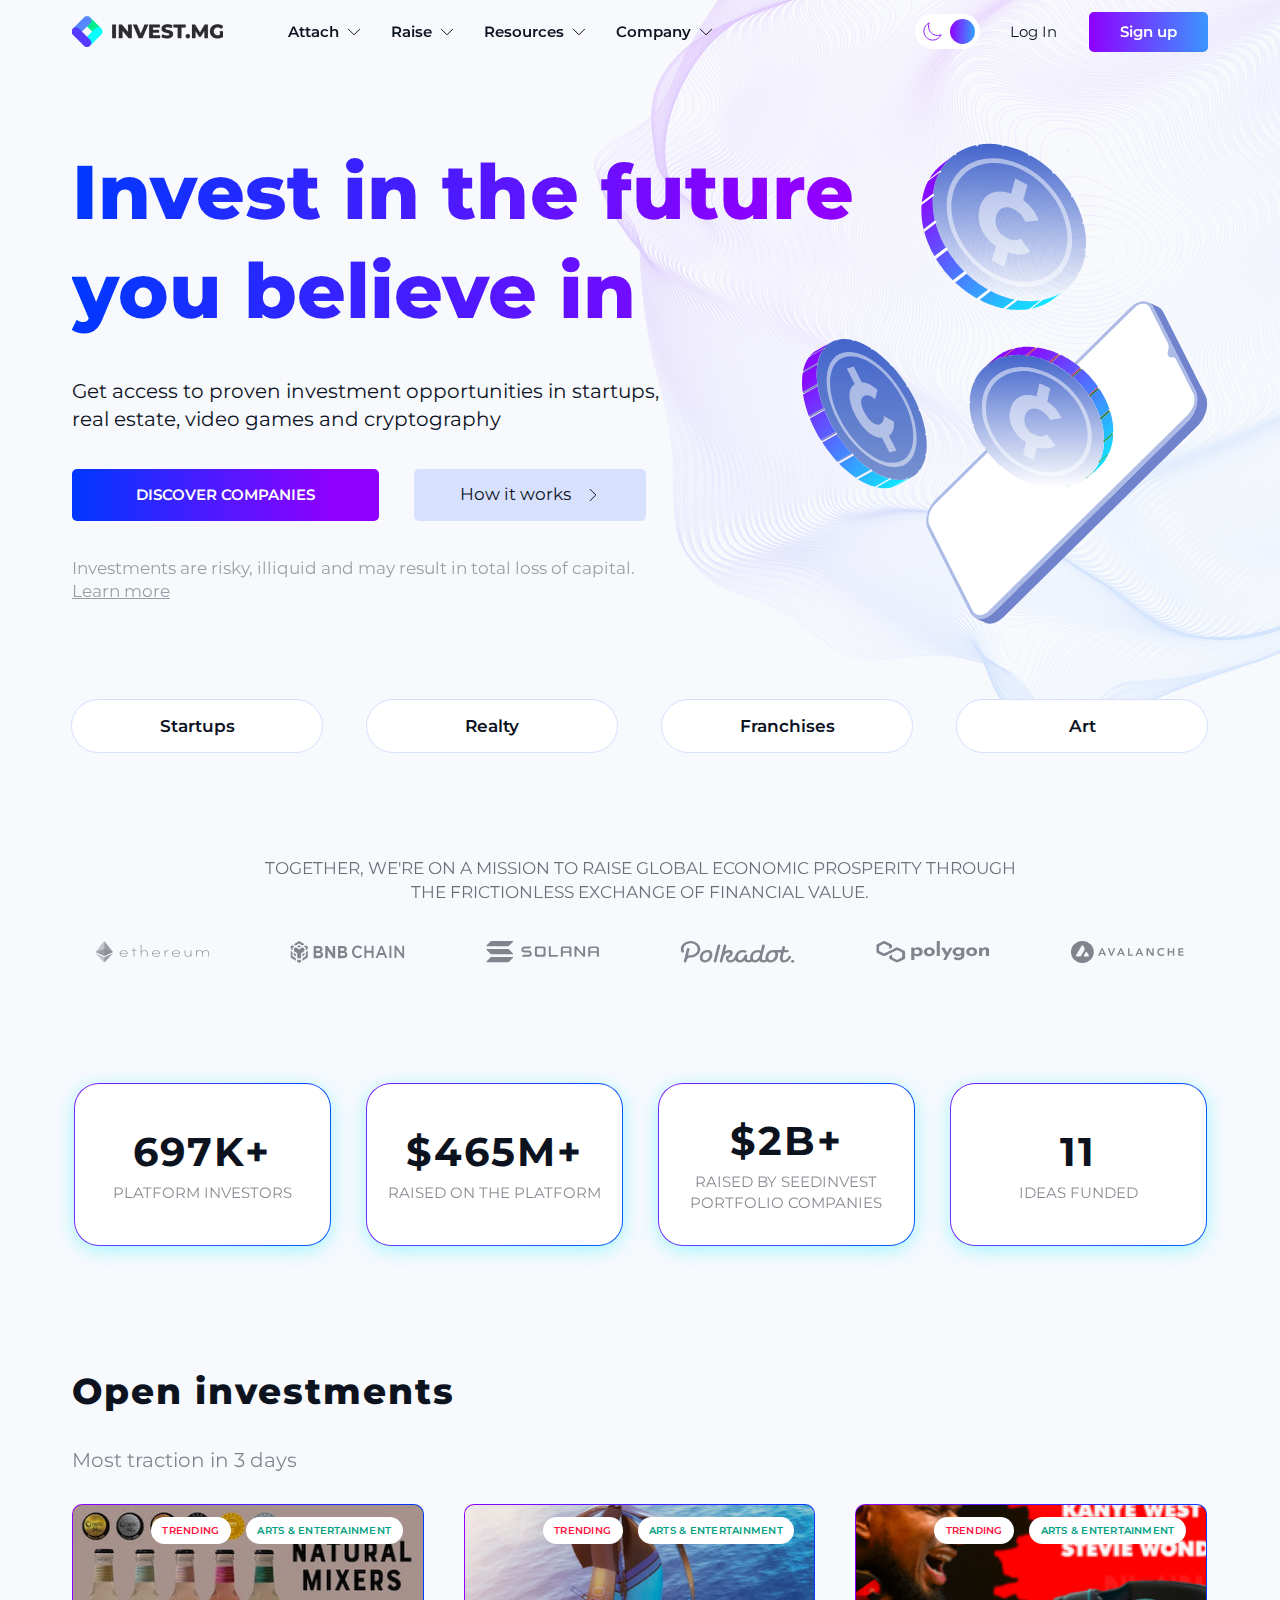
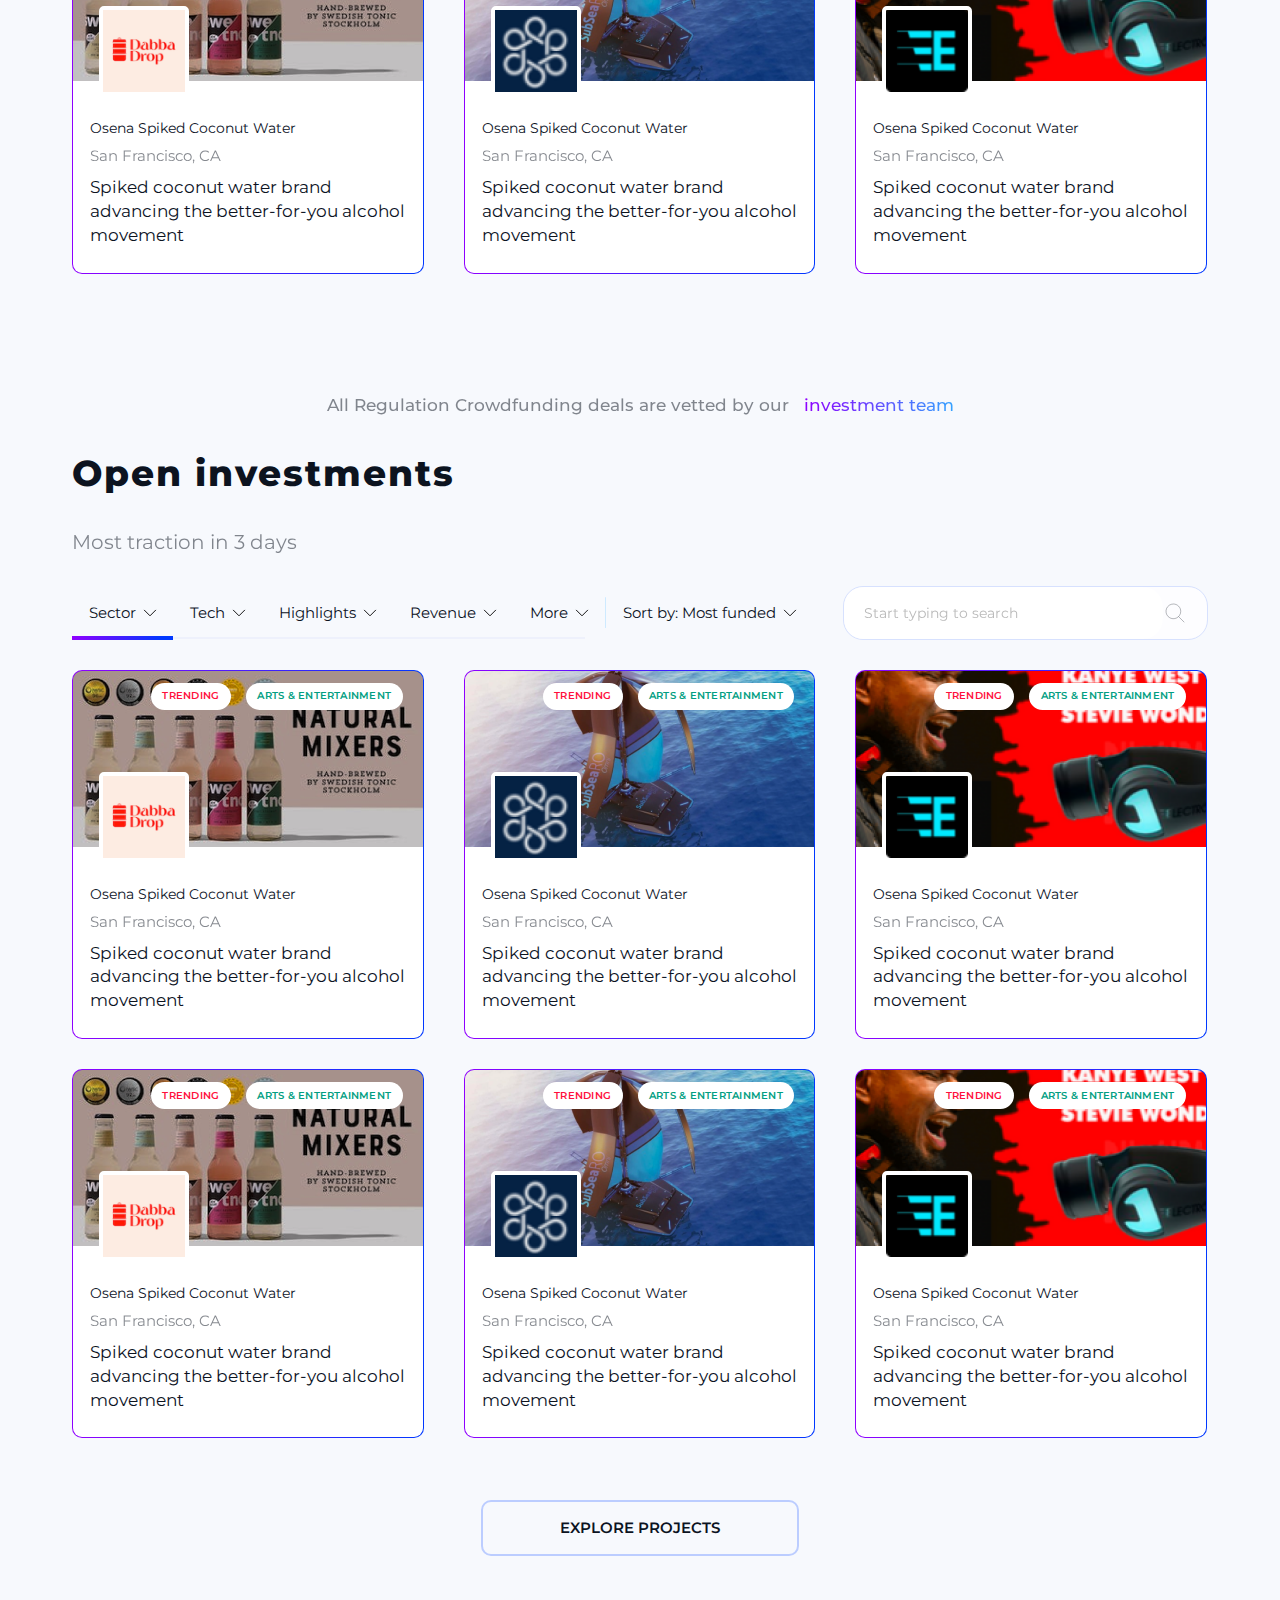
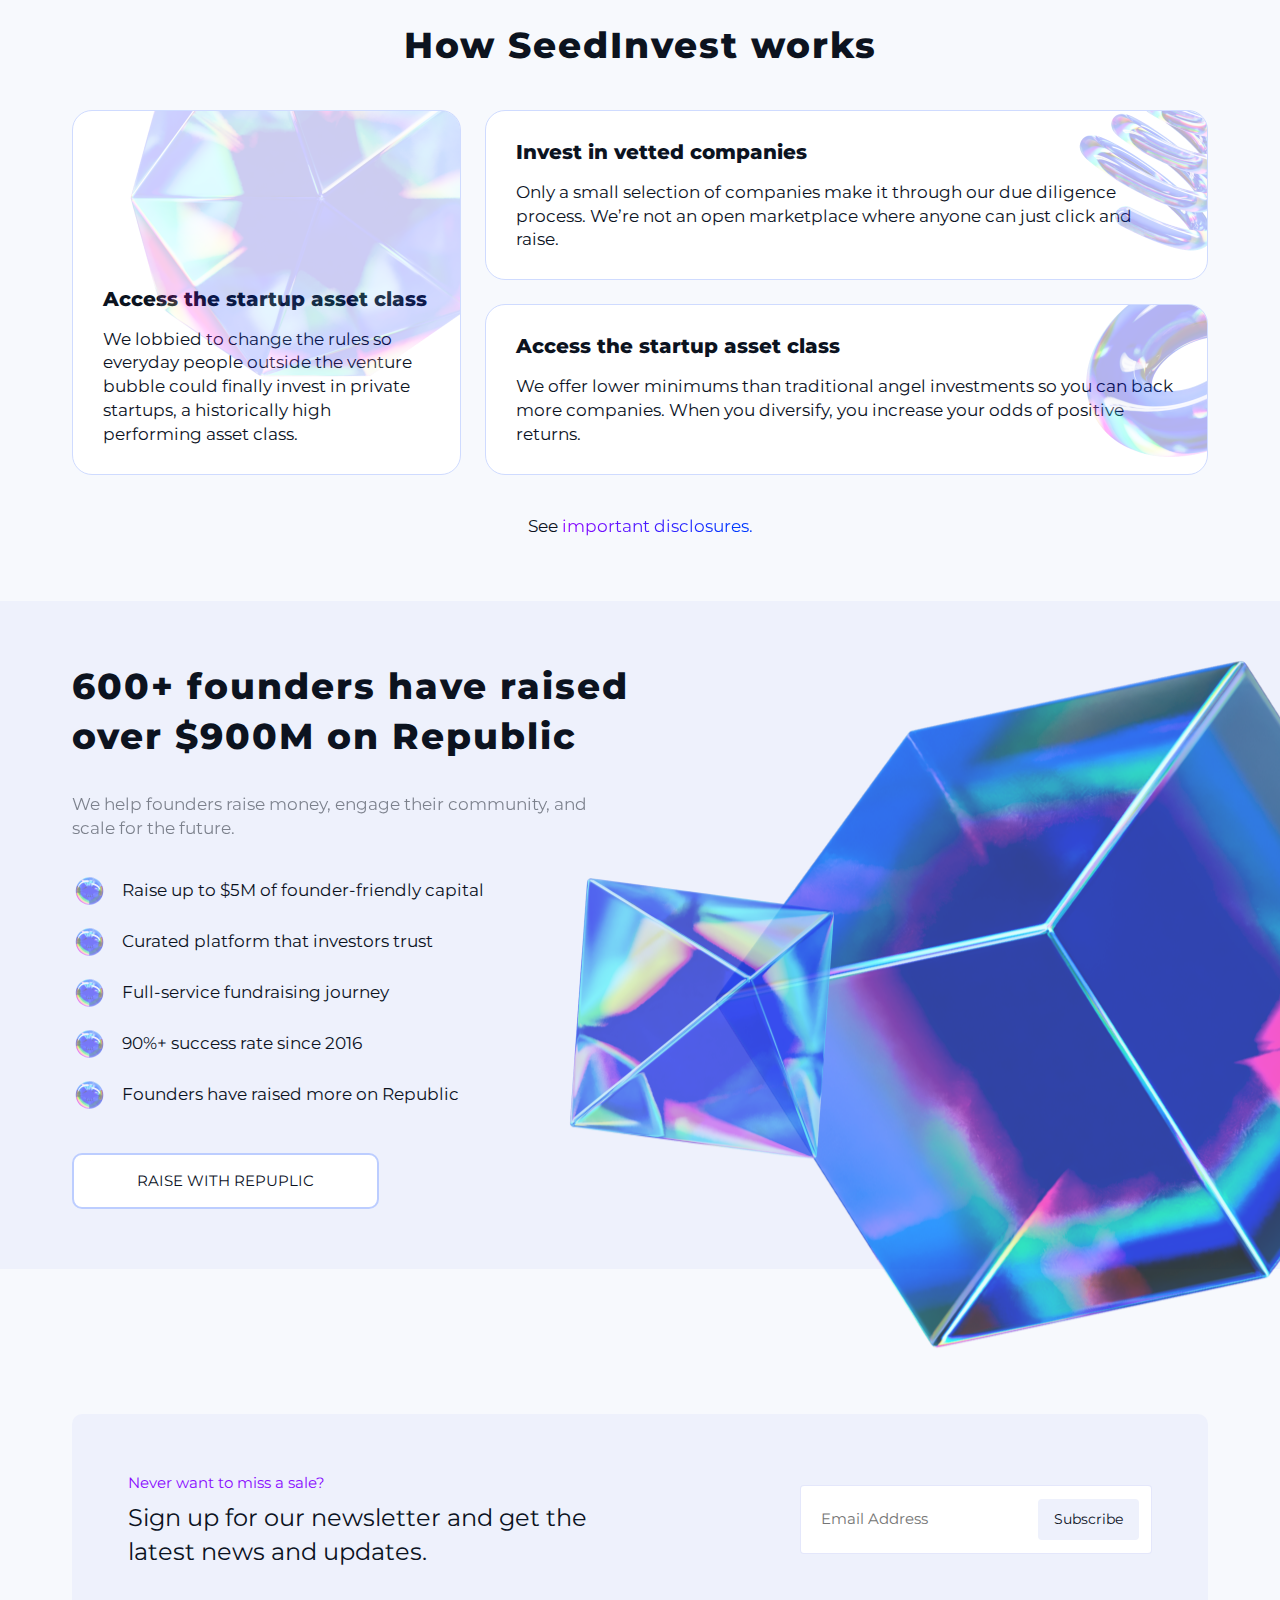
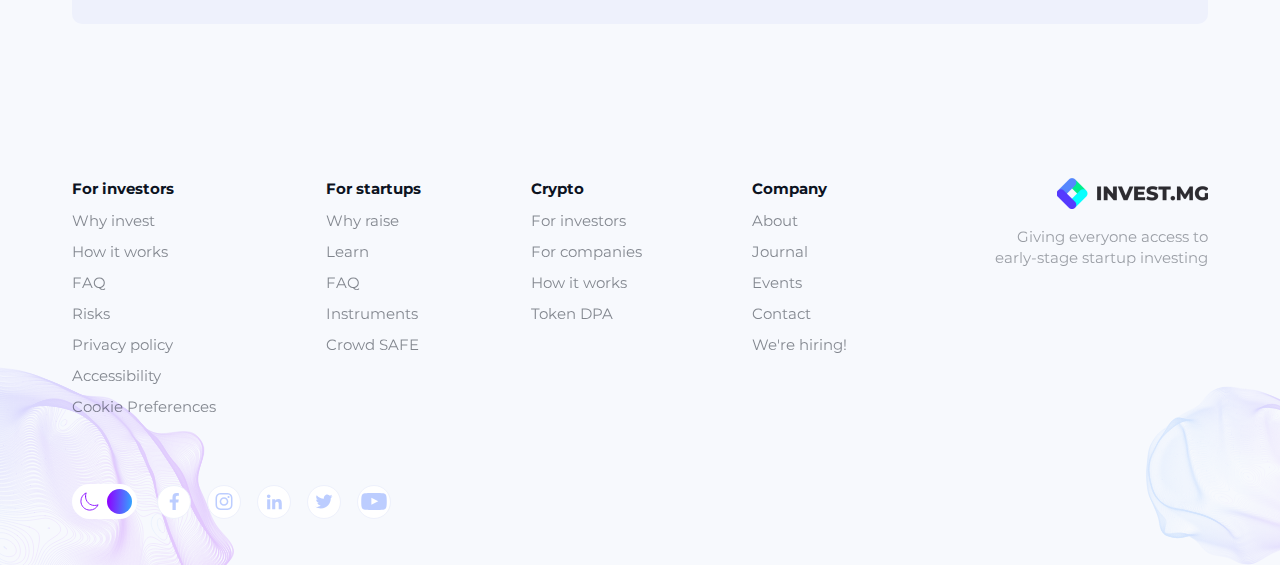
<file: index.html>
<!DOCTYPE html>
<html lang="en">
	<head>
	   <meta charset="UTF-8">
	   <meta http-equiv="X-UA-Compatible" content="IE=edge">
	   <meta name="viewport" content="width=device-width, initial-scale=1.0">
	   <meta name="format-detection" content="telephone=no">
	   <title>Invest.MG</title>
	   <link rel="stylesheet" href="css/style.css"> 
	</head>
	<body>
		<div class="i-wrapper">
			<header class="i-header">
				<div class="i-header__container">
					<div class="i-header__left">
						<a href="#" class="i-header__logo">
							<img data-light="img/logo-mg.png" data-dark="img/logo-mg-dark.png" src="img/logo-mg.png" alt="">
						</a>
						<nav class="i-menu">
							<ul class="i-menu__list">
								<li class="i-menu__item">
									<a href="#" class="i-menu__link">
										Attach
										<svg width="14" height="8" viewBox="0 0 14 8" fill="none" xmlns="http://www.w3.org/2000/svg">
											<path d="M1.375 1.1875L7 6.8125L12.625 1.1875" stroke="#161616" stroke-linecap="round" stroke-linejoin="round"/>
										</svg>
									</a>
									<ul class="i-menu__sublist">
										<b></b>
										<li><a href="">Стартапы</a></li>
										<li><a href="">Арт</a></li>
										<li><a href="">Недвижимость</a></li>
										<li><a href="">Франшизы</a></li>
									</ul>


								</li>
								<li class="i-menu__item">
									<a href="#" class="i-menu__link">
										Raise
										<svg width="14" height="8" viewBox="0 0 14 8" fill="none" xmlns="http://www.w3.org/2000/svg">
											<path d="M1.375 1.1875L7 6.8125L12.625 1.1875" stroke="#161616" stroke-linecap="round" stroke-linejoin="round"/>
										</svg>								
									</a>
									<ul class="i-menu__sublist">
										<b></b>
										<li><a href="">Raise capital</a></li>
										<li><a href="">Advisory services</a></li>
									</ul>

								</li>
								<li class="i-menu__item">
									<a href="#" class="i-menu__link">
										Resources
										<svg width="14" height="8" viewBox="0 0 14 8" fill="none" xmlns="http://www.w3.org/2000/svg">
											<path d="M1.375 1.1875L7 6.8125L12.625 1.1875" stroke="#161616" stroke-linecap="round" stroke-linejoin="round"/>
										</svg>								
									</a>
									<ul class="i-menu__sublist">
										<b></b>
										<li><a href="">Raise capital</a></li>
										<li><a href="">Advisory services</a></li>
										<li><a href="">Share drops</a></li>
										<li><a href="">Partner network</a></li>
									</ul>

								</li>
								<li class="i-menu__item">
									<a href="#" class="i-menu__link">
										Company
										<svg width="14" height="8" viewBox="0 0 14 8" fill="none" xmlns="http://www.w3.org/2000/svg">
											<path d="M1.375 1.1875L7 6.8125L12.625 1.1875" stroke="#161616" stroke-linecap="round" stroke-linejoin="round"/>
										</svg>								
									</a>
									<ul class="i-menu__sublist">
										<b></b>
										<li><a href="">Raise capital</a></li>
										<li><a href="">Advisory services</a></li>
										<li><a href="">Shedworx</a></li>
									</ul>
								</li>
							</ul>
						</nav>
					</div>
					<div class="i-header__actions">
						<div class="i-header__mode">
							<input type="checkbox" id="header-mode">
							<label for="header-mode">
								<img src="img/i-header/light.svg" alt="">
								<span></span>
								<img src="img/i-header/dark.svg" alt="">
							</label>
						</div>
						<div data-da=".i-menu__list, 1023, last"class="i-header__user">
							<a href="#" class="i-header__login">Log In</a>
							<a href="#" class="i-header__signup">Sign up</a>
						</div>
						<div class="i-header__burger">
							<span></span>
						</div>
					</div>
				</div>
			</header>
			<div class="believe">
				<img src="img/believe/dec.svg" alt="">
				<div class="believe__container">
					<div class="believe__body">
						<div class="believe__left">
							<div class="believe__title">
								Invest in the future you believe in
							</div>
							<div class="believe__subtitle">
								Get access to proven investment opportunities in startups, real estate, video games and cryptography
							</div>
							<div class="believe__btns">
								<a href="#" class="believe__discover">Discover companies</a>
								<a href="#" class="believe__link">
									How it works
									<svg width="14" height="8" viewBox="0 0 14 8" fill="none" xmlns="http://www.w3.org/2000/svg">
										<path d="M1.375 1.1875L7 6.8125L12.625 1.1875" stroke="#161616" stroke-linecap="round" stroke-linejoin="round"/>
									</svg>								
								</a>
							</div>
							<div class="believe__bottom">
								Investments are risky, illiquid and may result in total loss of capital. <a href="#">Learn more</a>
							</div>
						</div>
						<div class="believe__image">
							<img data-dark="img/believe/bg-dark.svg" data-light="img/believe/bg.svg" src="img/believe/bg.svg" alt="">
						</div>
					</div>
					<div class="believe__cards">
						<a href="#">Startups</a>
						<a href="#">Realty</a>
						<a href="#">Franchises</a>
						<a href="#">Art</a>
					</div>
				</div>
			</div>
			<div class="together">
				<div class="together__container">
					<div class="together__text">
						Together, we're on a mission to raise global economic prosperity through the frictionless exchange of financial value.
					</div>
					<div class="together__logotypes">
						<img src="img/together/1.svg" alt="">
						<img src="img/together/2.svg" alt="">
						<img src="img/together/3.svg" alt="">
						<img src="img/together/4.svg" alt="">
						<img src="img/together/5.svg" alt="">
						<img src="img/together/6.svg" alt="">
					</div>
					<div class="together__cards">
						<div class="together__card">
							<b>697K+</b>
							<span>
								  Platform Investors
							</span>
						</div>
						<div class="together__card">
							<b>$465M+</b>
							<span>
								Raised on the Platform
							</span>
						</div>
						<div class="together__card">
							<b>$2B+</b>
							<span>
								Raised by SeedInvest Portfolio Companies
							</span>
						</div>	
						<div class="together__card">
							<b>11</b>
							<span>
								Ideas Funded
							</span>
						</div>											
					</div>
				</div>
			</div>
			<div class="i-open">
				<div class="i-open__container">
					<div class="i-open__title title">
						Open investments
					</div>
					<div class="i-open__subtitle">
						Most traction in 3 days
					</div>
					<div class="i-open__items items">
						<a href="#" class="items__card">
							<div class="items__image">
								<div class="items__actions">
									<p>
										TRENDING
									</p>
									<p class="green">
										Arts & Entertainment
									</p>
								</div>
								<img src="img/items/1.png" alt="">
								<div class="items__dec">
									<img src="img/items/dec.png" alt="">
								</div>
							</div>
							<div class="items__body">
								<div class="cards__title">
									Osena Spiked Coconut Water
								</div>
								<div class="items__city">
									San Francisco, CA
								</div>
								<div class="items__subtitle">
									Spiked coconut water brand advancing the better-for-you alcohol movement
								</div>
													
							</div>
						</a>
						<a href="#" class="items__card">
							<div class="items__image">
								<div class="items__actions">
									<p>
										TRENDING
									</p>
									<p class="green">
										Arts & Entertainment
									</p>
								</div>
								<img src="img/items/2.png" alt="">
								<div class="items__dec">
									<img src="img/items/dec2.png" alt="">
								</div>
							</div>
							<div class="items__body">
								<div class="cards__title">
									Osena Spiked Coconut Water
								</div>
								<div class="items__city">
									San Francisco, CA
								</div>
								<div class="items__subtitle">
									Spiked coconut water brand advancing the better-for-you alcohol movement
								</div>
													
							</div>
						</a>
						<a href="#" class="items__card">
							<div class="items__image">
								<div class="items__actions">
									<p>
										TRENDING
									</p>
									<p class="green">
										Arts & Entertainment
									</p>
								</div>
								<img src="img/items/3.png" alt="">
								<div class="items__dec">
									<img src="img/items/dec3.png" alt="">
								</div>
							</div>
							<div class="items__body">
								<div class="cards__title">
									Osena Spiked Coconut Water
								</div>
								<div class="items__city">
									San Francisco, CA
								</div>
								<div class="items__subtitle">
									Spiked coconut water brand advancing the better-for-you alcohol movement
								</div>
													
							</div>
						</a>

					</div>
				</div>
			</div>		
			<div class="i-filter">
				<div class="i-filter__container">
					<div class="i-filter__overtitle">
						<span>All Regulation Crowdfunding deals are vetted by our </span>
						<a href="#">investment team</a>
					</div>
					<div class="i-open__title title">
						Open investments
					</div>
					<div class="i-open__subtitle">
						Most traction in 3 days
					</div>
					<div class="i-filter__top">
						<div class="i-filter__search">
							<input type="text" placeholder="Start typing to search">
							<svg width="24" height="24" viewBox="0 0 24 24" fill="none" xmlns="http://www.w3.org/2000/svg">
							<path opacity="0.3" d="M10.3636 3C8.90722 3 7.48354 3.43187 6.2726 4.24099C5.06167 5.05011 4.11786 6.20015 3.56052 7.54567C3.00319 8.89119 2.85737 10.3718 3.14149 11.8002C3.42562 13.2286 4.12693 14.5406 5.15675 15.5704C6.18657 16.6003 7.49863 17.3016 8.92703 17.5857C10.3554 17.8698 11.836 17.724 13.1815 17.1667C14.527 16.6093 15.6771 15.6655 16.4862 14.4546C17.2953 13.2437 17.7272 11.82 17.7272 10.3636C17.7271 8.41069 16.9512 6.5378 15.5703 5.15688C14.1894 3.77597 12.3165 3.00012 10.3636 3V3Z" stroke="#161616" stroke-miterlimit="10"/>
							<path d="M15.8574 15.8574L21.0001 21" stroke="#CEEAFF" stroke-miterlimit="10" stroke-linecap="round"/>
							</svg>
						</div>
						<div class="i-filter__all">
							All deals
							<svg width="14" height="8" viewBox="0 0 14 8" fill="none" xmlns="http://www.w3.org/2000/svg">
							<path d="M1.375 1.1875L7 6.8125L12.625 1.1875" stroke="url(#paint0_linear_130_3187)" stroke-linecap="round" stroke-linejoin="round"/>
							<defs>
							<linearGradient id="paint0_linear_130_3187" x1="1.375" y1="4.43095" x2="10.945" y2="4.35606" gradientUnits="userSpaceOnUse">
							<stop stop-color="#0038FF"/>
							<stop offset="1" stop-color="#8F00FF"/>
							</linearGradient>
							</defs>
							</svg>
						</div>
						
						<nav class="i-filter-menu">
							<div class="i-filter-menu__title">
								Find deals
							</div>
							<div class="i-filter__burger"><span></span></div>
							<ul class="i-filter-menu__list">
								<div>
									<li class="i-filter-menu__item withborder">
										<a class="i-filter-menu__link">
											Sector
											<svg width="14" height="8" viewBox="0 0 14 8" fill="none" xmlns="http://www.w3.org/2000/svg">
											<path d="M1.375 1.1875L7 6.8125L12.625 1.1875" stroke="#161616" stroke-linecap="round" stroke-linejoin="round"/>
											</svg>	
											<svg width="20" height="20" viewBox="0 0 20 20" fill="none" xmlns="http://www.w3.org/2000/svg">
											<path d="M10 1.5625V18.4375M18.4375 10H1.5625" stroke="#161616" stroke-opacity="0.3" stroke-width="2" stroke-linecap="round" stroke-linejoin="round"/>
											</svg>
										</a>
										<ul class="i-filter-menu__sublist">
											<b></b>
											<li><a href="">Пункт 1</a></li>
											<li><a href="">Пункт 2</a></li>
											<li><a href="">Пункт 3</a></li>
											<li><a href="">Пункт 4</a></li>
											<li><a href="">Пункт 5</a></li>
											<li><a href="">Пункт 6</a></li>
										</ul>
									</li>
									<li class="i-filter-menu__item">
										<a class="i-filter-menu__link">
											Tech
											<svg width="14" height="8" viewBox="0 0 14 8" fill="none" xmlns="http://www.w3.org/2000/svg">
											<path d="M1.375 1.1875L7 6.8125L12.625 1.1875" stroke="#161616" stroke-linecap="round" stroke-linejoin="round"/>
											</svg>			
											<svg width="20" height="20" viewBox="0 0 20 20" fill="none" xmlns="http://www.w3.org/2000/svg">
											<path d="M10 1.5625V18.4375M18.4375 10H1.5625" stroke="#161616" stroke-opacity="0.3" stroke-width="2" stroke-linecap="round" stroke-linejoin="round"/>
											</svg>

										</a>
										<ul class="i-filter-menu__sublist">
											<b></b>
											<li><a href="">Пункт 1</a></li>
											<li><a href="">Пункт 2</a></li>
										</ul>
									</li>
									<li class="i-filter-menu__item">
										<a class="i-filter-menu__link">
											Highlights
											<svg width="14" height="8" viewBox="0 0 14 8" fill="none" xmlns="http://www.w3.org/2000/svg">
											<path d="M1.375 1.1875L7 6.8125L12.625 1.1875" stroke="#161616" stroke-linecap="round" stroke-linejoin="round"/>
											</svg>			
											<svg width="20" height="20" viewBox="0 0 20 20" fill="none" xmlns="http://www.w3.org/2000/svg">
											<path d="M10 1.5625V18.4375M18.4375 10H1.5625" stroke="#161616" stroke-opacity="0.3" stroke-width="2" stroke-linecap="round" stroke-linejoin="round"/>
											</svg>

										</a>
										<ul class="i-filter-menu__sublist">
											<b></b>
											<li><a href="">Пункт 1</a></li>
										</ul>
									</li>
									<li class="i-filter-menu__item">
										<a class="i-filter-menu__link">
											Revenue
											<svg width="14" height="8" viewBox="0 0 14 8" fill="none" xmlns="http://www.w3.org/2000/svg">
											<path d="M1.375 1.1875L7 6.8125L12.625 1.1875" stroke="#161616" stroke-linecap="round" stroke-linejoin="round"/>
											</svg>	
											<svg width="20" height="20" viewBox="0 0 20 20" fill="none" xmlns="http://www.w3.org/2000/svg">
											<path d="M10 1.5625V18.4375M18.4375 10H1.5625" stroke="#161616" stroke-opacity="0.3" stroke-width="2" stroke-linecap="round" stroke-linejoin="round"/>
											</svg>

										</a>
										<ul class="i-filter-menu__sublist">
											<b></b>
											<li><a href="">Пункт 1</a></li>
											<li><a href="">Пункт 2</a></li>
											<li><a href="">Пункт 3</a></li>
										</ul>
									</li>
									<li class="i-filter-menu__item">
										<a class="i-filter-menu__link">
											More
											<svg width="14" height="8" viewBox="0 0 14 8" fill="none" xmlns="http://www.w3.org/2000/svg">
											<path d="M1.375 1.1875L7 6.8125L12.625 1.1875" stroke="#161616" stroke-linecap="round" stroke-linejoin="round"/>
											</svg>		
											<svg width="20" height="20" viewBox="0 0 20 20" fill="none" xmlns="http://www.w3.org/2000/svg">
											<path d="M10 1.5625V18.4375M18.4375 10H1.5625" stroke="#161616" stroke-opacity="0.3" stroke-width="2" stroke-linecap="round" stroke-linejoin="round"/>
											</svg>

										</a>
										<ul class="i-filter-menu__sublist">
											<b></b>
											<li><a href="">Пункт 1</a></li>
											<li><a href="">Пункт 2</a></li>
											<li><a href="">Пункт 3</a></li>
											<li><a href="">Пункт 4</a></li>
										</ul>
									</li>									
								</div>

								<li class="i-filter-menu__break"></li>
								<li class="i-filter-menu__item">
									<a class="i-filter-menu__link">
										
										<p>Sort by: <span>Most funded</span></p>
										<svg width="14" height="8" viewBox="0 0 14 8" fill="none" xmlns="http://www.w3.org/2000/svg">
										<path d="M1.375 1.1875L7 6.8125L12.625 1.1875" stroke="#161616" stroke-linecap="round" stroke-linejoin="round"/>
										</svg>		
										<svg width="20" height="20" viewBox="0 0 20 20" fill="none" xmlns="http://www.w3.org/2000/svg">
										<path d="M10 1.5625V18.4375M18.4375 10H1.5625" stroke="#161616" stroke-opacity="0.3" stroke-width="2" stroke-linecap="round" stroke-linejoin="round"/>
										</svg>
											
									</a>
									<ul class="i-filter-menu__sublist">
										<b></b>
										<li><a href="">Пункт 1</a></li>
										<li><a href="">Пункт 2</a></li>
										<li><a href="">Пункт 3</a></li>
										<li><a href="">Пункт 4</a></li>
										<li><a href="">Пункт 5</a></li>
									</ul>
								</li>
								<a href="#" class="i-filter-menu__button">Find deals</a>

							</ul>
						</nav>
					</div>
					<div class="i-filter__cards items">
						<a href="#" class="items__card">
							<div class="items__image">
								<div class="items__actions">
									<p>
										TRENDING
									</p>
									<p class="green">
										Arts & Entertainment
									</p>
								</div>
								<img src="img/items/1.png" alt="">
								<div class="items__dec">
									<img src="img/items/dec.png" alt="">
								</div>
							</div>
							<div class="items__body">
								<div class="cards__title">
									Osena Spiked Coconut Water
								</div>
								<div class="items__city">
									San Francisco, CA
								</div>
								<div class="items__subtitle">
									Spiked coconut water brand advancing the better-for-you alcohol movement
								</div>
													
							</div>
						</a>
						<a href="#" class="items__card">
							<div class="items__image">
								<div class="items__actions">
									<p>
										TRENDING
									</p>
									<p class="green">
										Arts & Entertainment
									</p>
								</div>
								<img src="img/items/2.png" alt="">
								<div class="items__dec">
									<img src="img/items/dec2.png" alt="">
								</div>
							</div>
							<div class="items__body">
								<div class="cards__title">
									Osena Spiked Coconut Water
								</div>
								<div class="items__city">
									San Francisco, CA
								</div>
								<div class="items__subtitle">
									Spiked coconut water brand advancing the better-for-you alcohol movement
								</div>
													
							</div>
						</a>
						<a href="#" class="items__card">
							<div class="items__image">
								<div class="items__actions">
									<p>
										TRENDING
									</p>
									<p class="green">
										Arts & Entertainment
									</p>
								</div>
								<img src="img/items/3.png" alt="">
								<div class="items__dec">
									<img src="img/items/dec3.png" alt="">
								</div>
							</div>
							<div class="items__body">
								<div class="cards__title">
									Osena Spiked Coconut Water
								</div>
								<div class="items__city">
									San Francisco, CA
								</div>
								<div class="items__subtitle">
									Spiked coconut water brand advancing the better-for-you alcohol movement
								</div>
													
							</div>
						</a>
						<a href="#" class="items__card">
							<div class="items__image">
								<div class="items__actions">
									<p>
										TRENDING
									</p>
									<p class="green">
										Arts & Entertainment
									</p>
								</div>
								<img src="img/items/1.png" alt="">
								<div class="items__dec">
									<img src="img/items/dec.png" alt="">
								</div>
							</div>
							<div class="items__body">
								<div class="cards__title">
									Osena Spiked Coconut Water
								</div>
								<div class="items__city">
									San Francisco, CA
								</div>
								<div class="items__subtitle">
									Spiked coconut water brand advancing the better-for-you alcohol movement
								</div>
													
							</div>
						</a>
						<a href="#" class="items__card">
							<div class="items__image">
								<div class="items__actions">
									<p>
										TRENDING
									</p>
									<p class="green">
										Arts & Entertainment
									</p>
								</div>
								<img src="img/items/2.png" alt="">
								<div class="items__dec">
									<img src="img/items/dec2.png" alt="">
								</div>
							</div>
							<div class="items__body">
								<div class="cards__title">
									Osena Spiked Coconut Water
								</div>
								<div class="items__city">
									San Francisco, CA
								</div>
								<div class="items__subtitle">
									Spiked coconut water brand advancing the better-for-you alcohol movement
								</div>
													
							</div>
						</a>
						<a href="#" class="items__card">
							<div class="items__image">
								<div class="items__actions">
									<p>
										TRENDING
									</p>
									<p class="green">
										Arts & Entertainment
									</p>
								</div>
								<img src="img/items/3.png" alt="">
								<div class="items__dec">
									<img src="img/items/dec3.png" alt="">
								</div>
							</div>
							<div class="items__body">
								<div class="cards__title">
									Osena Spiked Coconut Water
								</div>
								<div class="items__city">
									San Francisco, CA
								</div>
								<div class="items__subtitle">
									Spiked coconut water brand advancing the better-for-you alcohol movement
								</div>
													
							</div>
						</a>											
					</div>
					<a href="#" class="i-filter__more">Explore projects</a>

				</div>
			</div>
			<div class="seedinvest">
				<div class="seedinvest__container">
					<div class="seedinvest__title title">
						How SeedInvest works
					</div>
					<div class="seedinvest__cards">
						<div class="seedinvest__card seedinvest__card-big">
							<img src="img/seedinvest/1.png" alt="">
							<p>
								Access the startup asset class
							</p>
							<span>
								We lobbied to change the rules so everyday people outside the venture bubble could finally invest in private startups, a historically high performing asset class.
							</span>
						</div>
						<div class="seedinvest__card">
							<img src="img/seedinvest/2.png" alt="">
							<p>
								Invest in vetted companies
							</p>
							<span>
								Only a small selection of companies make it through our due diligence process. We’re not an open marketplace where anyone can just click and raise.
							</span>
						</div>
						<div class="seedinvest__card">
							<img src="img/seedinvest/3.png" alt="">
							<p>
								Access the startup asset class
							</p>
							<span>
								We offer lower minimums than traditional angel investments so you can back more companies. When you diversify, you increase your odds of positive returns.
							</span>
						</div>
					</div>
					<a href="#" class="seedinvest__more">
						See <span>important disclosures.</span>
					</a>
				</div>
			</div>
			<div class="republic">
				<div class="republic__container">
					<div class="republic__body">
						<div class="republic__title title">
							600+ founders have raised over $900M on Republic
						</div>
						<div class="republic__subtitle">
							We help founders raise money, engage their community, and scale for the future.
						</div>
						<div class="republic__item">
							<img src="img/republic/1.png" alt="">
							Raise up to $5M of founder-friendly capital
						</div>
						<div class="republic__item">
							<img src="img/republic/1.png" alt="">
							Curated platform that investors trust
						</div>
						<div class="republic__item">
							<img src="img/republic/1.png" alt="">
							Full-service fundraising journey
						</div>
						<div class="republic__item">
							<img src="img/republic/1.png" alt="">
							90%+ success rate since 2016
						</div>
						<div class="republic__item">
							<img src="img/republic/1.png" alt="">
							Founders have raised more on Republic
						</div>	
						<a href="#" class="republic__btn">raise with repuplic</a>											
					</div>
				</div>
				<img src="img/republic/2.png" alt="">
			</div>
			<div class="newsletter">
				<div class="newsletter__container">
					<div class="newsletter__body">
						<div class="newsletter__left">
							<p>
								Never want to miss a sale?
							</p>
							<span>
								Sign up for our newsletter and get the latest news and updates.
							</span>
						</div>
						<div class="newsletter__input">
							<input type="text" placeholder="Email Address">
							<button>Subscribe</button>
						</div>
					</div>
				</div>
			</div>
			<footer class="i-footer">
				<img src="img/i-footer/1.svg" alt="">

				<div class="i-footer__container">
					<div class="i-footer__body">
						<div class="i-footer__wrapper">
							<div class="i-footer__nav">
								<div class="i-footer__list">
									<p>
										For investors
									</p>
									<a href="">Why invest</a>
									<a href="">How it works</a>
									<a href="">FAQ</a>
									<a href="">Risks</a>
									<a href="">Privacy policy</a>
									<a href="">Accessibility</a>
									<a href="">Cookie Preferences</a>
								</div>		
								<div class="i-footer__list">
									<p>For startups</p>
									<a href="">Why raise</a>
									<a href="">Learn</a>
									<a href="">FAQ</a>
									<a href="">Instruments</a>
									<a href="">Crowd SAFE</a>
								</div>	
								<div class="i-footer__list">
									<p>
										Crypto
									</p>
									<a href="">For investors</a>
									<a href="">For companies</a>
									<a href="">How it works</a>
									<a href="">Token DPA</a>
								</div>	
								<div class="i-footer__list">
									<p>
										Company
									</p>
									<a href="">About</a>
									<a href="">Journal</a>
									<a href="">Events</a>
									<a href="">Contact</a>
									<a href="">We're hiring!</a>
								</div>		
							</div>					
							<div class="i-footer__actions">
								<div class="i-header__mode i-footer__mode">
									<input type="checkbox" id="footer-mode">
									<label for="footer-mode">
										<img src="img/i-header/light.svg" alt="">
										<span></span>
										<img src="img/i-header/dark.svg" alt="">
									</label>
								</div>
								<div class="i-footer__socials">
									<a href="#">
										<svg width="10" height="17" viewBox="0 0 10 17" fill="none" xmlns="http://www.w3.org/2000/svg">
										<path d="M9.7481 6.50788L9.28315 9.5625H6.79293V17H3.47269V9.5625H0.75V6.50788H3.47269V4.15039C3.47269 1.49414 5.06644 0 7.49022 0C8.65231 0 9.88084 0.232418 9.88084 0.232418V2.85546H8.51957C7.19144 2.85546 6.79293 3.65234 6.79293 4.51562V6.50788H9.7481Z" fill="url(#paint0_linear_130_3366)"/>
										<defs>
										<linearGradient id="paint0_linear_130_3366" x1="0.75" y1="9.80242" x2="8.51776" y2="9.7861" gradientUnits="userSpaceOnUse">
										<stop stop-color="#0038FF"/>
										<stop offset="1" stop-color="#8F00FF"/>
										</linearGradient>
										</defs>
										</svg>										
									</a>
									<a href="#">
										<svg width="18" height="18" viewBox="0 0 18 18" fill="none" xmlns="http://www.w3.org/2000/svg">
										<path d="M9.00496 1.53156C11.2774 1.53156 11.5465 1.54153 12.4402 1.5814C13.2708 1.61795 13.7192 1.75747 14.0183 1.87375C14.4136 2.02658 14.6994 2.21262 14.995 2.50831C15.294 2.80731 15.4767 3.08971 15.6296 3.48506C15.7459 3.78406 15.8854 4.23588 15.922 5.06312C15.9618 5.9602 15.9717 6.22923 15.9717 8.4983C15.9717 10.7708 15.9618 11.0398 15.922 11.9336C15.8854 12.7642 15.7459 13.2127 15.6296 13.5116C15.4767 13.907 15.2907 14.1927 14.995 14.4884C14.696 14.7873 14.4136 14.9701 14.0183 15.1229C13.7192 15.2392 13.2674 15.3788 12.4402 15.4153C11.5432 15.4551 11.274 15.4652 9.00496 15.4652C6.73263 15.4652 6.46346 15.4551 5.56977 15.4153C4.7392 15.3788 4.2907 15.2392 3.9917 15.1229C3.59635 14.9701 3.31064 14.7841 3.01495 14.4884C2.71595 14.1893 2.53323 13.907 2.3804 13.5116C2.26412 13.2127 2.12459 12.7608 2.08804 11.9336C2.04818 11.0365 2.0382 10.7674 2.0382 8.4983C2.0382 6.22597 2.04818 5.9568 2.08804 5.06312C2.12459 4.23256 2.26412 3.78406 2.3804 3.48506C2.53323 3.08971 2.71926 2.80398 3.01495 2.50831C3.31395 2.20931 3.59635 2.02658 3.9917 1.87375C4.2907 1.75747 4.74252 1.61795 5.56977 1.5814C6.46346 1.54153 6.73263 1.53156 9.00496 1.53156ZM9.00496 0C6.69607 0 6.40693 0.00997347 5.5 0.0498385C4.59635 0.0897035 3.97508 0.235875 3.43688 0.445188C2.87541 0.664445 2.40033 0.953488 1.92857 1.42857C1.45349 1.90033 1.16444 2.37541 0.945187 2.93355C0.735875 3.47508 0.589703 4.09302 0.549838 4.99668C0.509973 5.90693 0.5 6.19608 0.5 8.50496C0.5 10.814 0.509973 11.103 0.549838 12.0099C0.589703 12.9136 0.735875 13.5348 0.945187 14.073C1.16444 14.6346 1.45349 15.1096 1.92857 15.5814C2.40033 16.0531 2.87541 16.3455 3.43355 16.5614C3.97508 16.7708 4.59302 16.917 5.49668 16.9568C6.40368 16.9967 6.69267 17.0067 9.0017 17.0067C11.3106 17.0067 11.5997 16.9967 12.5067 16.9568C13.4104 16.917 14.0316 16.7708 14.5698 16.5614C15.1279 16.3455 15.6029 16.0531 16.0747 15.5814C16.5464 15.1096 16.8388 14.6346 17.0549 14.0764C17.2641 13.5348 17.4103 12.9169 17.4501 12.0133C17.4901 11.1064 17.5 10.8172 17.5 8.50836C17.5 6.19933 17.4901 5.91033 17.4501 5.00333C17.4103 4.09966 17.2641 3.4784 17.0549 2.94019C16.8455 2.37541 16.5565 1.90033 16.0813 1.42857C15.6096 0.956817 15.1346 0.664445 14.5764 0.448502C14.0348 0.239204 13.4169 0.0930182 12.5133 0.0531532C11.603 0.00997324 11.314 0 9.00496 0Z" fill="url(#paint0_linear_228_18630)"/>
										<path d="M9.00537 4.13623C6.59335 4.13623 4.63654 6.0931 4.63654 8.50498C4.63654 10.917 6.59335 12.8738 9.00537 12.8738C11.4172 12.8738 13.3741 10.917 13.3741 8.50498C13.3741 6.0931 11.4172 4.13623 9.00537 4.13623ZM9.00537 11.3389C7.44052 11.3389 6.17147 10.0698 6.17147 8.50498C6.17147 6.94027 7.44052 5.67108 9.00537 5.67108C10.5701 5.67108 11.8393 6.94027 11.8393 8.50498C11.8393 10.0698 10.5701 11.3389 9.00537 11.3389Z" fill="url(#paint1_linear_228_18630)"/>
										<path d="M14.5663 3.96329C14.5663 4.52807 14.1078 4.98323 13.5463 4.98323C12.9815 4.98323 12.5265 4.52476 12.5265 3.96329C12.5265 3.39851 12.9849 2.94336 13.5463 2.94336C14.1078 2.94336 14.5663 3.40184 14.5663 3.96329Z" fill="url(#paint2_linear_228_18630)"/>
										<defs>
										<linearGradient id="paint0_linear_228_18630" x1="0.5" y1="9.80626" x2="14.962" y2="9.7497" gradientUnits="userSpaceOnUse">
										<stop stop-color="#0038FF"/>
										<stop offset="1" stop-color="#8F00FF"/>
										</linearGradient>
										<linearGradient id="paint1_linear_228_18630" x1="4.63654" y1="9.17445" x2="12.0696" y2="9.14536" gradientUnits="userSpaceOnUse">
										<stop stop-color="#0038FF"/>
										<stop offset="1" stop-color="#8F00FF"/>
										</linearGradient>
										<linearGradient id="paint2_linear_228_18630" x1="12.5265" y1="4.11958" x2="14.2618" y2="4.11279" gradientUnits="userSpaceOnUse">
										<stop stop-color="#0038FF"/>
										<stop offset="1" stop-color="#8F00FF"/>
										</linearGradient>
										</defs>
										</svg>										
									</a>
									<a href="#">
										<svg width="16" height="16" viewBox="0 0 16 16" fill="none" xmlns="http://www.w3.org/2000/svg">
										<path d="M4.23694 5.33057V15.2583H1.14905V5.33057H4.23694Z" fill="url(#paint0_linear_228_18752)"/>
										<path d="M4.46936 2.17627C4.46936 3.17236 3.67248 4.00244 2.6764 4.00244C1.7135 4.00244 0.916626 3.17236 0.916626 2.17627C0.916626 1.21338 1.7135 0.416504 2.6764 0.416504C3.67248 0.416504 4.46936 1.21338 4.46936 2.17627Z" fill="url(#paint1_linear_228_18752)"/>
										<path d="M15.7917 15.2583H12.7038V10.4438C12.7038 9.2817 12.6706 7.82084 11.0769 7.82084C9.4831 7.82084 9.25063 9.04937 9.25063 10.3442V15.2583H6.16272V5.33062H9.11789V6.69189H9.15104C9.58269 5.92817 10.5788 5.09814 12.0729 5.09814C15.194 5.09814 15.7917 7.1567 15.7917 9.81295V15.2583Z" fill="url(#paint2_linear_228_18752)"/>
										<defs>
										<linearGradient id="paint0_linear_228_18752" x1="1.14905" y1="11.055" x2="3.77598" y2="11.0518" gradientUnits="userSpaceOnUse">
										<stop stop-color="#0038FF"/>
										<stop offset="1" stop-color="#8F00FF"/>
										</linearGradient>
										<linearGradient id="paint1_linear_228_18752" x1="0.916626" y1="2.4842" x2="3.93896" y2="2.47249" gradientUnits="userSpaceOnUse">
										<stop stop-color="#0038FF"/>
										<stop offset="1" stop-color="#8F00FF"/>
										</linearGradient>
										<linearGradient id="paint2_linear_228_18752" x1="6.16272" y1="10.9566" x2="14.3541" y2="10.9263" gradientUnits="userSpaceOnUse">
										<stop stop-color="#0038FF"/>
										<stop offset="1" stop-color="#8F00FF"/>
										</linearGradient>
										</defs>
										</svg>										
									</a>
									<a href="#">
										<svg width="18" height="15" viewBox="0 0 18 15" fill="none" xmlns="http://www.w3.org/2000/svg">
										<path d="M5.84803 14.4063C12.2616 14.4063 15.7704 9.09151 15.7704 4.48385C15.7704 4.33443 15.7671 4.1817 15.7605 4.03228C16.443 3.53865 17.0321 2.92721 17.5 2.2267C16.8643 2.50954 16.1893 2.69426 15.4982 2.77455C16.2258 2.33833 16.7708 1.65308 17.0318 0.845775C16.3473 1.25151 15.5986 1.53772 14.8178 1.69213C14.2918 1.13322 13.5964 0.763155 12.8389 0.639154C12.0815 0.515139 11.3043 0.644113 10.6276 1.0061C9.95072 1.36809 9.41211 1.94294 9.09478 2.6418C8.77744 3.34064 8.69924 4.12455 8.87222 4.87225C7.48587 4.80269 6.12979 4.44265 4.89165 3.81535C3.65351 3.18805 2.56104 2.30755 1.68501 1.23094C1.23978 1.99857 1.10354 2.90694 1.30399 3.77143C1.50442 4.63591 2.0265 5.3916 2.76412 5.88503C2.21036 5.86746 1.66874 5.71829 1.18398 5.45011V5.49318C1.18349 6.29884 1.46199 7.0797 1.97213 7.70318C2.48229 8.32665 3.1926 8.7542 3.98234 8.91315C3.46938 9.05355 2.93099 9.07395 2.40885 8.97294C2.6317 9.66569 3.06529 10.2716 3.64909 10.7062C4.23289 11.1407 4.93779 11.3821 5.66541 11.3967C4.43013 12.3671 2.90421 12.8934 1.3334 12.8909C1.05482 12.8904 0.776533 12.8734 0.5 12.8397C2.09578 13.8636 3.95209 14.4073 5.84803 14.4063Z" fill="url(#paint0_linear_130_3379)"/>
										<defs>
										<linearGradient id="paint0_linear_130_3379" x1="0.5" y1="8.55803" x2="14.9619" y2="8.48839" gradientUnits="userSpaceOnUse">
										<stop stop-color="#0038FF"/>
										<stop offset="1" stop-color="#8F00FF"/>
										</linearGradient>
										</defs>
										</svg>
									</a>
									<a href="#">
										<svg width="26" height="17" viewBox="0 0 26 17" fill="none" xmlns="http://www.w3.org/2000/svg">
										<path d="M25.496 3.66815C25.496 3.66815 25.2469 2.00166 24.48 1.26993C23.5088 0.306864 22.4231 0.302132 21.925 0.245494C18.359 -3.1665e-07 13.005 0 13.005 0H12.995C12.995 0 7.64102 -3.1665e-07 4.075 0.245494C3.57696 0.302132 2.49121 0.306864 1.52001 1.26993C0.75303 2.00166 0.508981 3.66815 0.508981 3.66815C0.508981 3.66815 0.25 5.62733 0.25 7.58172V9.41347C0.25 11.3679 0.504008 13.3271 0.504008 13.3271C0.504008 13.3271 0.75303 14.9936 1.51504 15.7254C2.48624 16.6885 3.76124 16.6553 4.32901 16.7592C6.37099 16.9433 13 17 13 17C13 17 18.359 16.9905 21.925 16.7498C22.4231 16.6931 23.5088 16.6885 24.48 15.7254C25.2469 14.9936 25.496 13.3271 25.496 13.3271C25.496 13.3271 25.75 11.3727 25.75 9.41347V7.58172C25.75 5.62733 25.496 3.66815 25.496 3.66815ZM10.3653 11.6371V4.84365L17.2533 8.25208L10.3653 11.6371Z" fill="url(#paint0_linear_130_3382)"/>
										<defs>
										<linearGradient id="paint0_linear_130_3382" x1="0.25" y1="9.80242" x2="21.9426" y2="9.67511" gradientUnits="userSpaceOnUse">
										<stop stop-color="#0038FF"/>
										<stop offset="1" stop-color="#8F00FF"/>
										</linearGradient>
										</defs>
										</svg>
									</a>
								</div>
							</div>			
						</div>

						<div class="i-footer__right">
							<a href="#" class="i-footer__logo">
								<img data-light="img/logo-mg.png" data-dark="img/logo-mg-dark.png" src="img/logo-mg.png" alt="">
							</a>
							<p>
								Giving everyone access to early-stage startup investing
							</p>
						</div>
					</div>
				</div>
				<img src="img/i-footer/2.svg" alt="">
			</footer>
		</div>
		<script src="js/jquery-3.6.0.min.js"></script>
		<script src="js/dynamicadapt.js"></script>  
		<script src="js/script.js"></script>  
	</body>
</html>
</file>
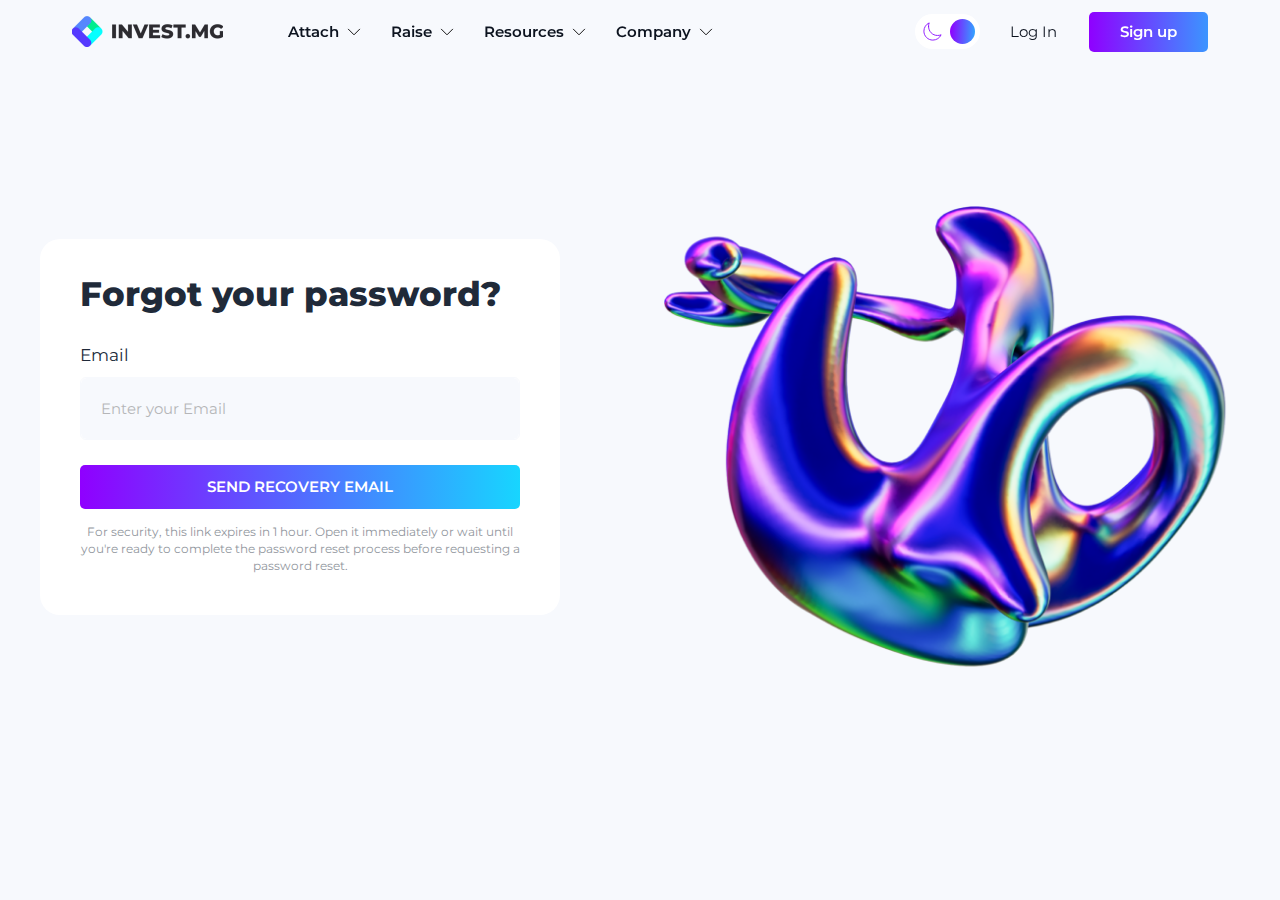
<file: forgot.html>
<!DOCTYPE html>
<html lang="en">
	<head>
	   <meta charset="UTF-8">
	   <meta http-equiv="X-UA-Compatible" content="IE=edge">
	   <meta name="viewport" content="width=device-width, initial-scale=1.0">
	   <meta name="format-detection" content="telephone=no">
	   <title>Invest.MG</title>
	   <link rel="stylesheet" href="css/style.css"> 
	</head>
	<body>
		<div class="i-wrapper">
			<header class="i-header">
				<div class="i-header__container">
					<div class="i-header__left">
						<a href="#" class="i-header__logo">
							<img data-light="img/logo-mg.png" data-dark="img/logo-mg-dark.png" src="img/logo-mg.png" alt="">
						</a>
						<nav class="i-menu">
							<ul class="i-menu__list">
								<li class="i-menu__item">
									<a href="#" class="i-menu__link">
										Attach
										<svg width="14" height="8" viewBox="0 0 14 8" fill="none" xmlns="http://www.w3.org/2000/svg">
											<path d="M1.375 1.1875L7 6.8125L12.625 1.1875" stroke="#161616" stroke-linecap="round" stroke-linejoin="round"/>
										</svg>
									</a>
									</a>
									<ul class="i-menu__sublist">
										<b></b>
										<li><a href="">Стартапы</a></li>
										<li><a href="">Арт</a></li>
										<li><a href="">Недвижимость</a></li>
										<li><a href="">Франшизы</a></li>
									</ul>
								</li>
								<li class="i-menu__item">
									<a href="#" class="i-menu__link">
										Raise
										<svg width="14" height="8" viewBox="0 0 14 8" fill="none" xmlns="http://www.w3.org/2000/svg">
											<path d="M1.375 1.1875L7 6.8125L12.625 1.1875" stroke="#161616" stroke-linecap="round" stroke-linejoin="round"/>
										</svg>								
									</a>
									<ul class="i-menu__sublist">
										<b></b>
										<li><a href="">Raise capital</a></li>
										<li><a href="">Advisory services</a></li>
									</ul>

								</li>
								<li class="i-menu__item">
									<a href="#" class="i-menu__link">
										Resources
										<svg width="14" height="8" viewBox="0 0 14 8" fill="none" xmlns="http://www.w3.org/2000/svg">
											<path d="M1.375 1.1875L7 6.8125L12.625 1.1875" stroke="#161616" stroke-linecap="round" stroke-linejoin="round"/>
										</svg>								
									</a>
									<ul class="i-menu__sublist">
										<b></b>
										<li><a href="">Raise capital</a></li>
										<li><a href="">Advisory services</a></li>
										<li><a href="">Share drops</a></li>
										<li><a href="">Partner network</a></li>
									</ul>

								</li>
								<li class="i-menu__item">
									<a href="#" class="i-menu__link">
										Company
										<svg width="14" height="8" viewBox="0 0 14 8" fill="none" xmlns="http://www.w3.org/2000/svg">
											<path d="M1.375 1.1875L7 6.8125L12.625 1.1875" stroke="#161616" stroke-linecap="round" stroke-linejoin="round"/>
										</svg>								
									</a>
									<ul class="i-menu__sublist">
										<b></b>
										<li><a href="">Raise capital</a></li>
										<li><a href="">Advisory services</a></li>
										<li><a href="">Shedworx</a></li>
									</ul>
								</li>
							</ul>
						</nav>
					</div>
					<div class="i-header__actions">
						<div class="i-header__mode">
							<input type="checkbox" id="header-mode">
							<label for="header-mode">
								<img src="img/i-header/light.svg" alt="">
								<span></span>
								<img src="img/i-header/dark.svg" alt="">
							</label>
						</div>
						<div data-da=".i-menu__list, 1023, last"class="i-header__user">
							<a href="#" class="i-header__login">Log In</a>
							<a href="#" class="i-header__signup">Sign up</a>
						</div>
						<div class="i-header__burger">
							<span></span>
						</div>
					</div>
				</div>
			</header>
			<div class="signin">
				<div class="signin__container">
					<form action="#" class="signin__body">
						<div class="signin__title">
							Forgot your password?
						</div>
						<div class="signin__row">
							<span>Email</span>
							<div class="signin__input">
								<input type="text" placeholder="Enter your Email">
							</div>
						</div>
						<button class="signin__btn">Send recovery email</button>
						<div class="signin__toregister">
							<span>For security, this link expires in 1 hour. Open it immediately or wait until you're ready to complete the password reset process before requesting a password reset.</span>
						</div>
					</form>
					<div class="signin__image">
						<img src="img/signin/1.png" alt="">
					</div>
				</div>
			</div>	


		</div>
		<script src="js/jquery-3.6.0.min.js"></script>
		<script src="js/dynamicadapt.js"></script>  
		<script src="js/script.js"></script>  
	</body>
</html>
</file>
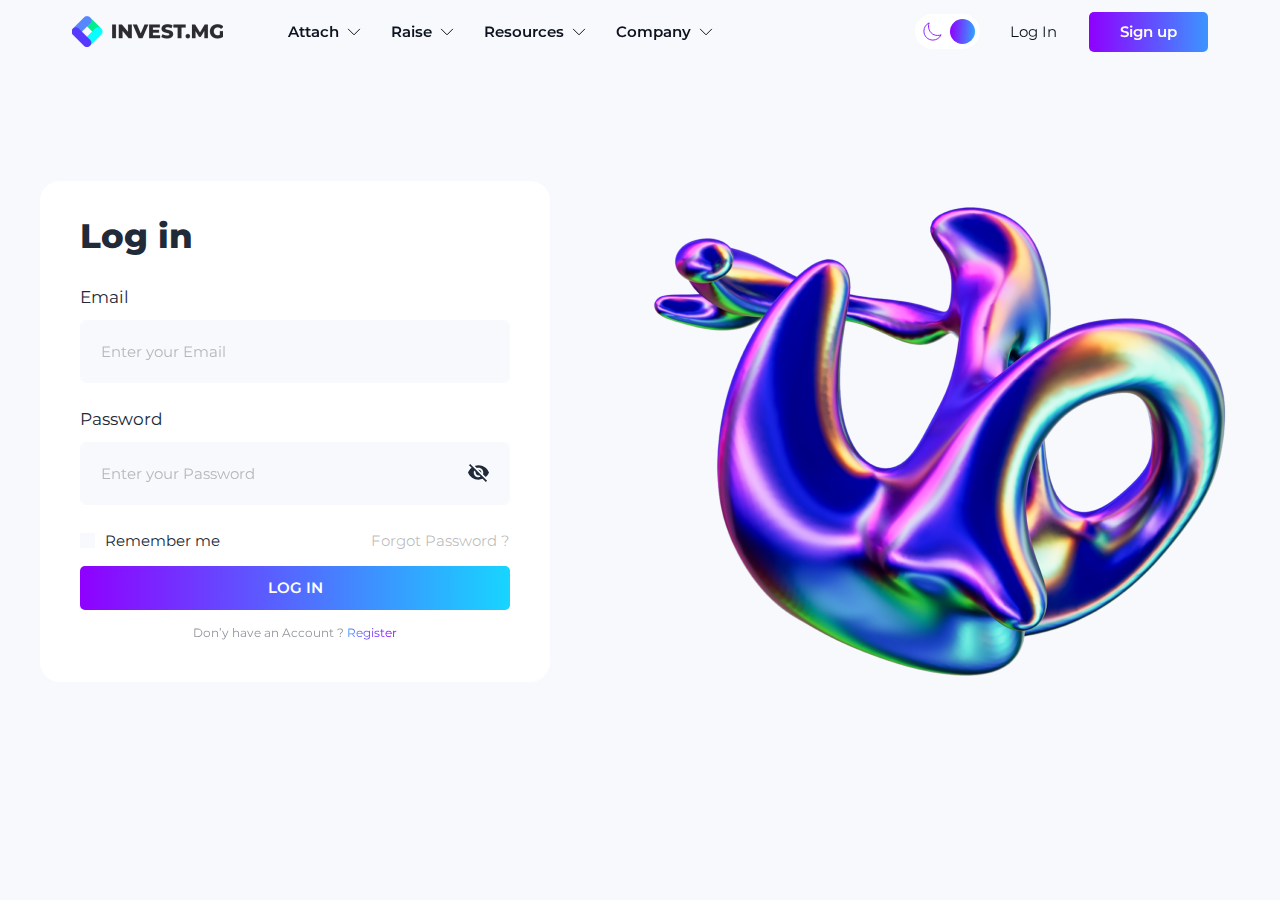
<file: login.html>
<!DOCTYPE html>
<html lang="en">
	<head>
	   <meta charset="UTF-8">
	   <meta http-equiv="X-UA-Compatible" content="IE=edge">
	   <meta name="viewport" content="width=device-width, initial-scale=1.0">
	   <meta name="format-detection" content="telephone=no">
	   <title>Invest.MG</title>
	   <link rel="stylesheet" href="css/style.css"> 
	</head>
	<body>
		<div class="i-wrapper">
			<header class="i-header">
				<div class="i-header__container">
					<div class="i-header__left">
						<a href="#" class="i-header__logo">
							<img data-light="img/logo-mg.png" data-dark="img/logo-mg-dark.png" src="img/logo-mg.png" alt="">
						</a>
						<nav class="i-menu">
							<ul class="i-menu__list">
								<li class="i-menu__item">
									<a href="#" class="i-menu__link">
										Attach
										<svg width="14" height="8" viewBox="0 0 14 8" fill="none" xmlns="http://www.w3.org/2000/svg">
											<path d="M1.375 1.1875L7 6.8125L12.625 1.1875" stroke="#161616" stroke-linecap="round" stroke-linejoin="round"/>
										</svg>
									</a>
									</a>
									<ul class="i-menu__sublist">
										<b></b>
										<li><a href="">Стартапы</a></li>
										<li><a href="">Арт</a></li>
										<li><a href="">Недвижимость</a></li>
										<li><a href="">Франшизы</a></li>
									</ul>
								</li>
								<li class="i-menu__item">
									<a href="#" class="i-menu__link">
										Raise
										<svg width="14" height="8" viewBox="0 0 14 8" fill="none" xmlns="http://www.w3.org/2000/svg">
											<path d="M1.375 1.1875L7 6.8125L12.625 1.1875" stroke="#161616" stroke-linecap="round" stroke-linejoin="round"/>
										</svg>								
									</a>
									<ul class="i-menu__sublist">
										<b></b>
										<li><a href="">Raise capital</a></li>
										<li><a href="">Advisory services</a></li>
									</ul>

								</li>
								<li class="i-menu__item">
									<a href="#" class="i-menu__link">
										Resources
										<svg width="14" height="8" viewBox="0 0 14 8" fill="none" xmlns="http://www.w3.org/2000/svg">
											<path d="M1.375 1.1875L7 6.8125L12.625 1.1875" stroke="#161616" stroke-linecap="round" stroke-linejoin="round"/>
										</svg>								
									</a>
									<ul class="i-menu__sublist">
										<b></b>
										<li><a href="">Raise capital</a></li>
										<li><a href="">Advisory services</a></li>
										<li><a href="">Share drops</a></li>
										<li><a href="">Partner network</a></li>
									</ul>

								</li>
								<li class="i-menu__item">
									<a href="#" class="i-menu__link">
										Company
										<svg width="14" height="8" viewBox="0 0 14 8" fill="none" xmlns="http://www.w3.org/2000/svg">
											<path d="M1.375 1.1875L7 6.8125L12.625 1.1875" stroke="#161616" stroke-linecap="round" stroke-linejoin="round"/>
										</svg>								
									</a>
									<ul class="i-menu__sublist">
										<b></b>
										<li><a href="">Raise capital</a></li>
										<li><a href="">Advisory services</a></li>
										<li><a href="">Shedworx</a></li>
									</ul>
								</li>
							</ul>
						</nav>
					</div>
					<div class="i-header__actions">
						<div class="i-header__mode">
							<input type="checkbox" id="header-mode">
							<label for="header-mode">
								<img src="img/i-header/light.svg" alt="">
								<span></span>
								<img src="img/i-header/dark.svg" alt="">
							</label>
						</div>
						<div data-da=".i-menu__list, 1023, last"class="i-header__user">
							<a href="#" class="i-header__login">Log In</a>
							<a href="#" class="i-header__signup">Sign up</a>
						</div>
						<div class="i-header__burger">
							<span></span>
						</div>
					</div>
				</div>
			</header>
			<div class="signin">
				<div class="signin__container">
					<form action="#" class="signin__body">
						<div class="signin__title">
							Log in
						</div>
						<div class="signin__row">
							<span>Email</span>
							<div class="signin__input">
								<input type="text" placeholder="Enter your Email">
							</div>
						</div>
						<div class="signin__row">
							<span>Password</span>
							<div class="signin__input">
								<input type="password" placeholder="Enter your Password" required>
								<svg width="21" height="19" viewBox="0 0 21 19" fill="none" xmlns="http://www.w3.org/2000/svg">
									<path d="M10.3398 6.17423L13.346 9.18036L13.3603 9.0229C13.3603 7.44347 12.0767 6.15991 10.4973 6.15991L10.3398 6.17423Z" fill="#202A39"/>
									<path d="M10.4983 4.25129C13.1322 4.25129 15.2699 6.389 15.2699 9.02294C15.2699 9.63848 15.1459 10.2254 14.9311 10.7646L17.7226 13.556C19.1636 12.3535 20.2992 10.798 21.0007 9.02294C19.3449 4.83346 15.2747 1.86548 10.4983 1.86548C9.16222 1.86548 7.88345 2.10405 6.69531 2.53349L8.75666 4.59006C9.2958 4.38012 9.88271 4.25129 10.4983 4.25129Z" fill="#202A39"/>
									<path d="M0.954313 1.65061L3.13018 3.82648L3.56442 4.26071C1.98977 5.49179 0.744376 7.12848 0 9.02279C1.651 13.2123 5.72597 16.1803 10.4976 16.1803C11.9769 16.1803 13.3892 15.894 14.6824 15.3738L15.088 15.7794L17.8699 18.5661L19.0866 17.3541L2.17108 0.433838L0.954313 1.65061ZM6.23178 6.92329L7.70622 8.39772C7.66327 8.60292 7.63464 8.80807 7.63464 9.02279C7.63464 10.6022 8.9182 11.8858 10.4976 11.8858C10.7124 11.8858 10.9175 11.8572 11.118 11.8142L12.5924 13.2886C11.9577 13.6036 11.2516 13.7945 10.4976 13.7945C7.86368 13.7945 5.72597 11.6567 5.72597 9.02279C5.72597 8.26889 5.91685 7.56267 6.23178 6.92329Z" fill="#202A39"/>
								</svg>									
							</div>
						</div>
						<div class="signin__bottom">
							<div class="signin__remember">
								<input type="checkbox" id="signin__remember">
								<label for="signin__remember"><span></span>Remember me</label>
							</div>
							<a href="forgot.html" class="signin__forgot">
								Forgot Password ?
							</a>
						</div>
						<button class="signin__btn">log in</button>
						<div class="signin__toregister">
							<span>Don’y have an Account ? </span><a href="#">Register</a>
						</div>
					</form>
					<div class="signin__image">
						<img src="img/signin/1.png" alt="">
					</div>
				</div>
			</div>	


		</div>
		<script src="js/jquery-3.6.0.min.js"></script>
		<script src="js/dynamicadapt.js"></script>  
		<script src="js/script.js"></script>  
	</body>
</html>
</file>
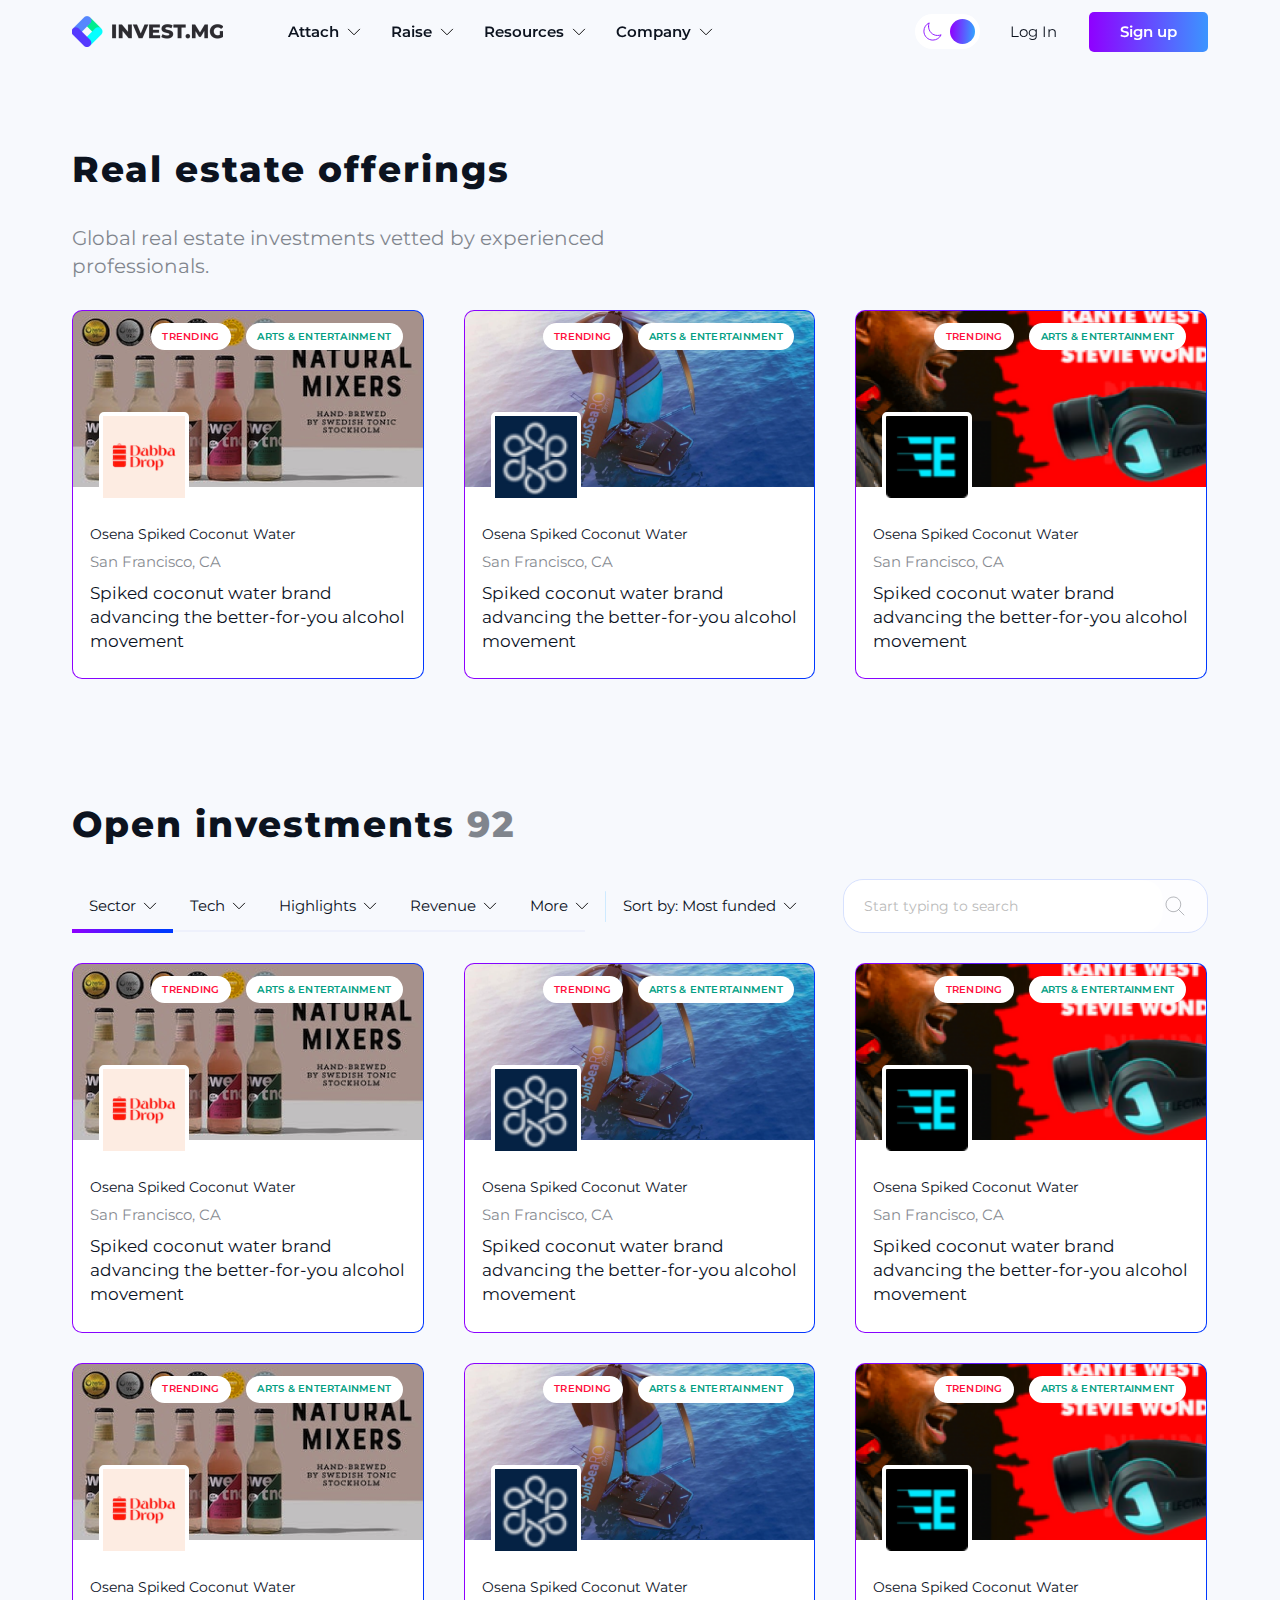
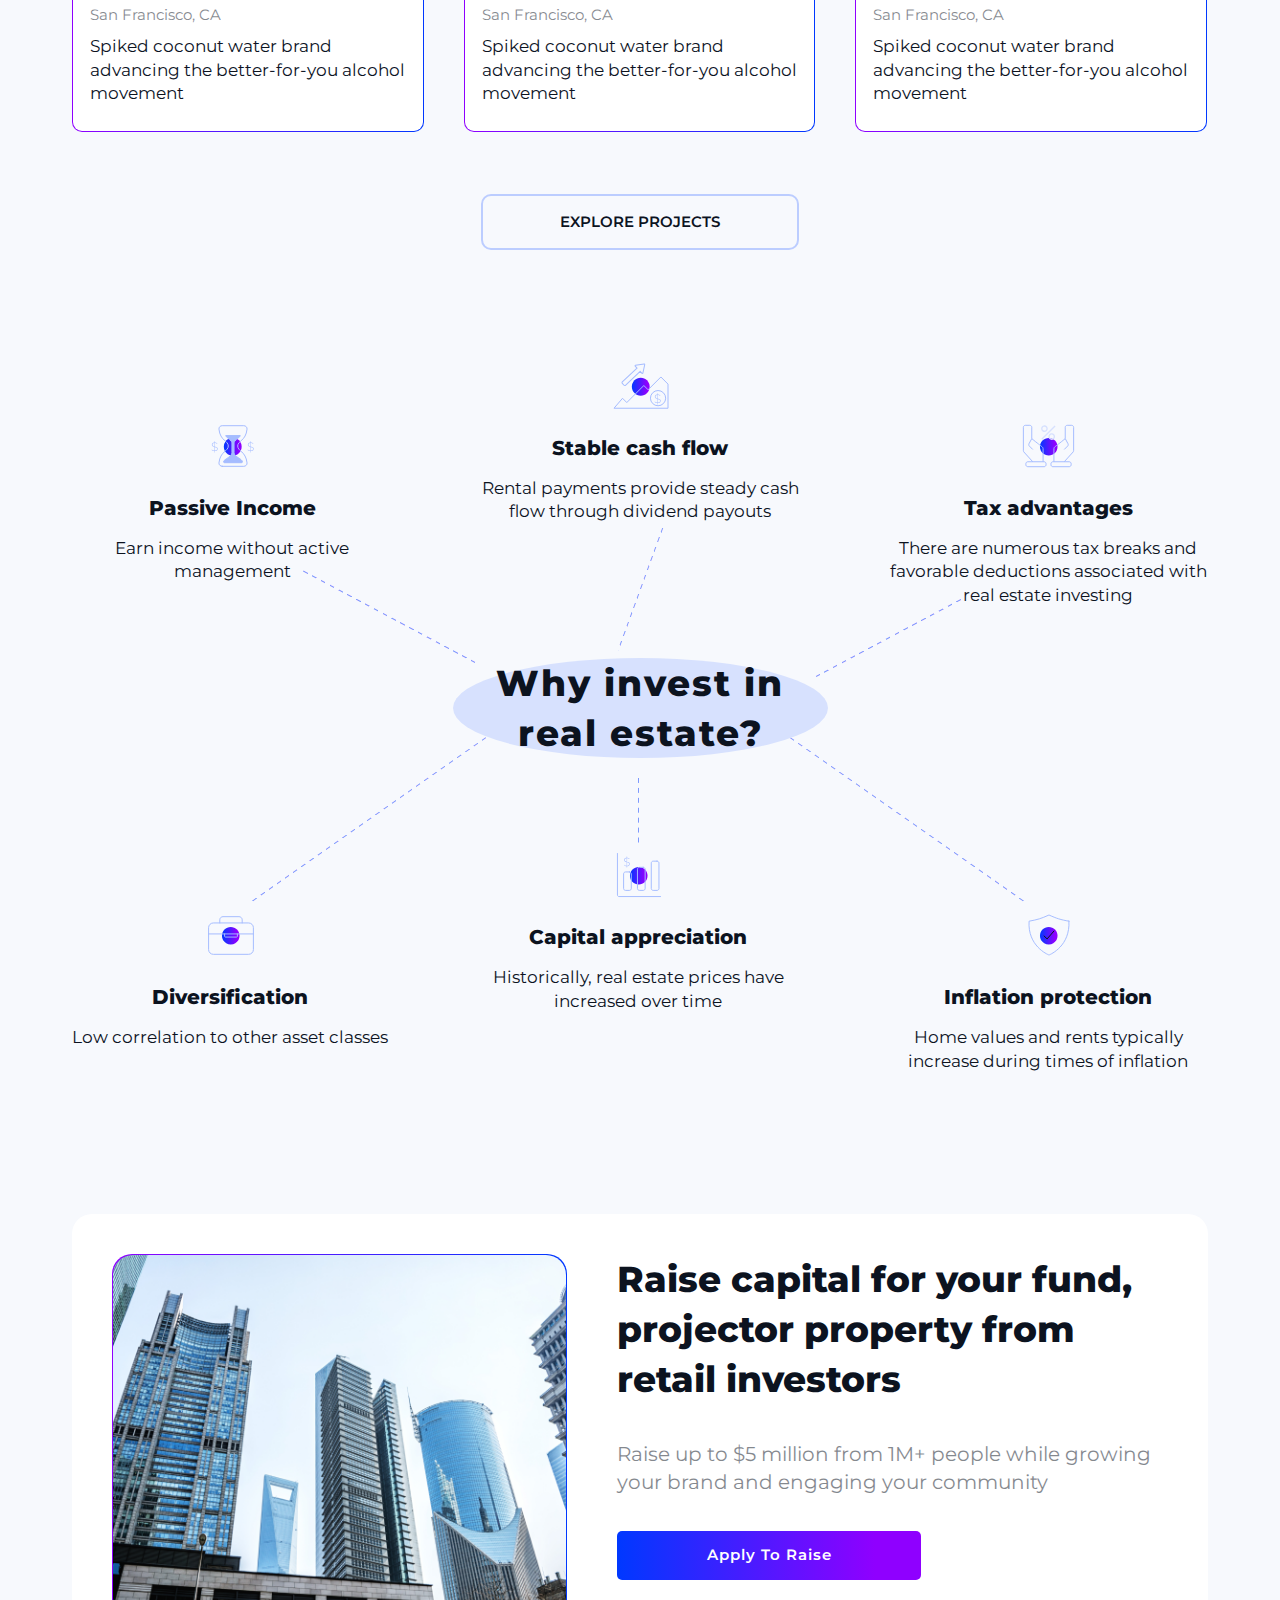
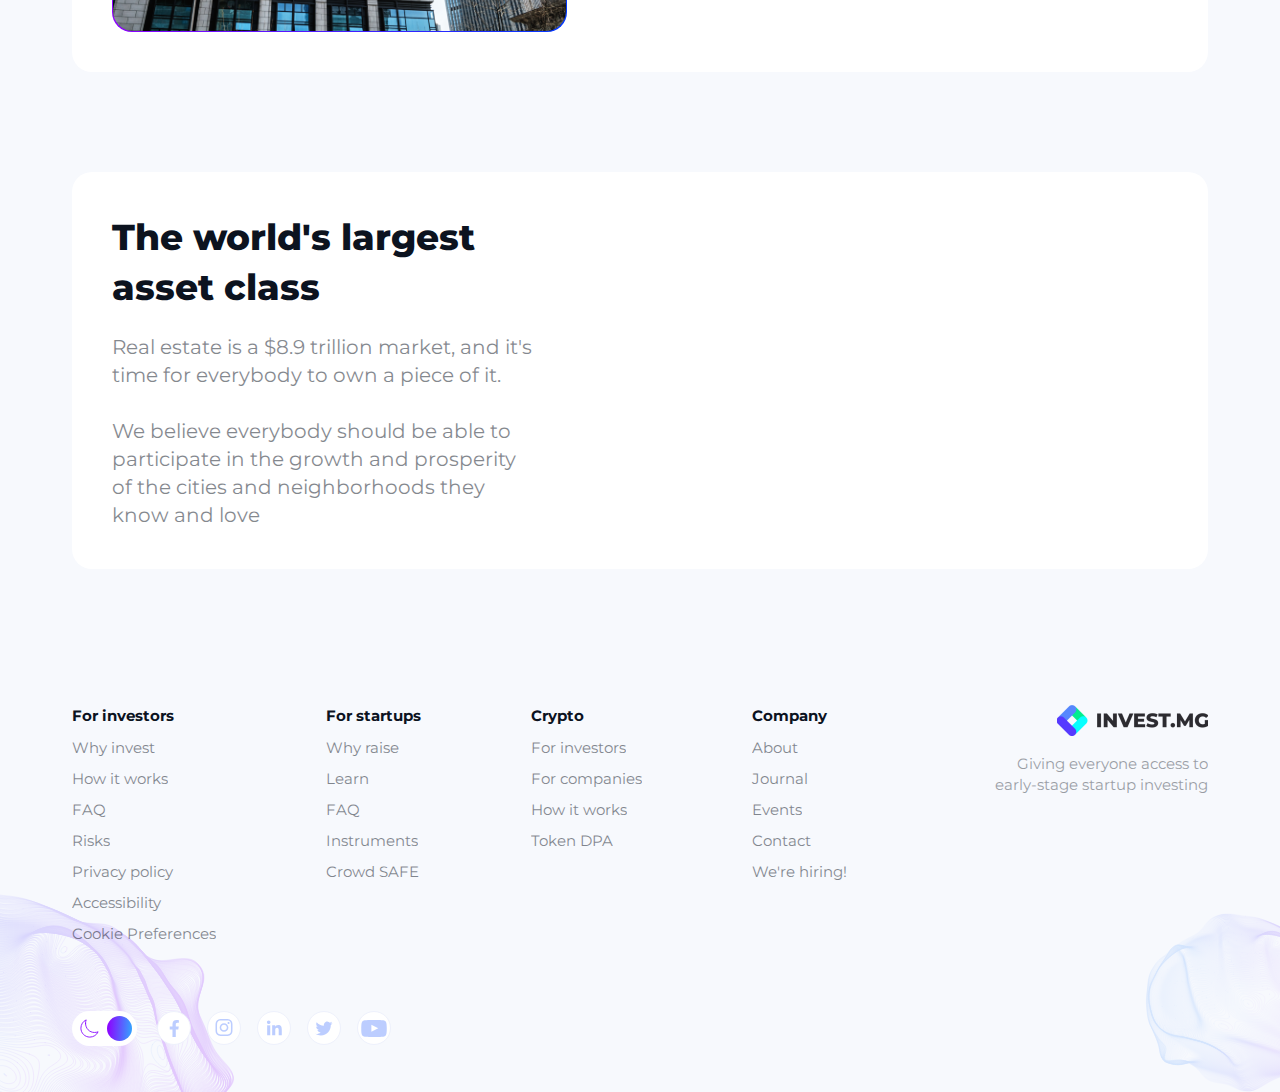
<file: offerings.html>
<!DOCTYPE html>
<html lang="en">
	<head>
	   <meta charset="UTF-8">
	   <meta http-equiv="X-UA-Compatible" content="IE=edge">
	   <meta name="viewport" content="width=device-width, initial-scale=1.0">
	   <meta name="format-detection" content="telephone=no">
	   <title>Invest.MG</title>
	   <link rel="stylesheet" href="css/style.css"> 
	</head>
	<body>
		<div class="i-wrapper">
			<header class="i-header">
				<div class="i-header__container">
					<div class="i-header__left">
						<a href="#" class="i-header__logo">
							<img data-light="img/logo-mg.png" data-dark="img/logo-mg-dark.png" src="img/logo-mg.png" alt="">
						</a>
						<nav class="i-menu">
							<ul class="i-menu__list">
								<li class="i-menu__item">
									<a href="#" class="i-menu__link">
										Attach
										<svg width="14" height="8" viewBox="0 0 14 8" fill="none" xmlns="http://www.w3.org/2000/svg">
											<path d="M1.375 1.1875L7 6.8125L12.625 1.1875" stroke="#161616" stroke-linecap="round" stroke-linejoin="round"/>
										</svg>
									</a>
									</a>
									<ul class="i-menu__sublist">
										<b></b>
										<li><a href="">Стартапы</a></li>
										<li><a href="">Арт</a></li>
										<li><a href="">Недвижимость</a></li>
										<li><a href="">Франшизы</a></li>
									</ul>
								</li>
								<li class="i-menu__item">
									<a href="#" class="i-menu__link">
										Raise
										<svg width="14" height="8" viewBox="0 0 14 8" fill="none" xmlns="http://www.w3.org/2000/svg">
											<path d="M1.375 1.1875L7 6.8125L12.625 1.1875" stroke="#161616" stroke-linecap="round" stroke-linejoin="round"/>
										</svg>								
									</a>
									<ul class="i-menu__sublist">
										<b></b>
										<li><a href="">Raise capital</a></li>
										<li><a href="">Advisory services</a></li>
									</ul>

								</li>
								<li class="i-menu__item">
									<a href="#" class="i-menu__link">
										Resources
										<svg width="14" height="8" viewBox="0 0 14 8" fill="none" xmlns="http://www.w3.org/2000/svg">
											<path d="M1.375 1.1875L7 6.8125L12.625 1.1875" stroke="#161616" stroke-linecap="round" stroke-linejoin="round"/>
										</svg>								
									</a>
									<ul class="i-menu__sublist">
										<b></b>
										<li><a href="">Raise capital</a></li>
										<li><a href="">Advisory services</a></li>
										<li><a href="">Share drops</a></li>
										<li><a href="">Partner network</a></li>
									</ul>

								</li>
								<li class="i-menu__item">
									<a href="#" class="i-menu__link">
										Company
										<svg width="14" height="8" viewBox="0 0 14 8" fill="none" xmlns="http://www.w3.org/2000/svg">
											<path d="M1.375 1.1875L7 6.8125L12.625 1.1875" stroke="#161616" stroke-linecap="round" stroke-linejoin="round"/>
										</svg>								
									</a>
									<ul class="i-menu__sublist">
										<b></b>
										<li><a href="">Raise capital</a></li>
										<li><a href="">Advisory services</a></li>
										<li><a href="">Shedworx</a></li>
									</ul>
								</li>
							</ul>
						</nav>
					</div>
					<div class="i-header__actions">
						<div class="i-header__mode">
							<input type="checkbox" id="header-mode">
							<label for="header-mode">
								<img src="img/i-header/light.svg" alt="">
								<span></span>
								<img src="img/i-header/dark.svg" alt="">
							</label>
						</div>
						<div data-da=".i-menu__list, 1023, last"class="i-header__user">
							<a href="#" class="i-header__login">Log In</a>
							<a href="#" class="i-header__signup">Sign up</a>
						</div>
						<div class="i-header__burger">
							<span></span>
						</div>
					</div>
				</div>
			</header>

			<div class="i-open i-open-offerings">
				<div class="i-open__container">
					<div class="i-open-offerings__title title">
						Real estate offerings
					</div>
					<div class="i-open__subtitle">
						Global real estate investments vetted by experienced <br>professionals.
					</div>
					<div class="i-open__items items">
						<a href="#" class="items__card">
							<div class="items__image">
								<div class="items__actions">
									<p>
										TRENDING
									</p>
									<p class="green">
										Arts & Entertainment
									</p>
								</div>
								<img src="img/items/1.png" alt="">
								<div class="items__dec">
									<img src="img/items/dec.png" alt="">
								</div>
							</div>
							<div class="items__body">
								<div class="cards__title">
									Osena Spiked Coconut Water
								</div>
								<div class="items__city">
									San Francisco, CA
								</div>
								<div class="items__subtitle">
									Spiked coconut water brand advancing the better-for-you alcohol movement
								</div>
													
							</div>
						</a>
						<a href="#" class="items__card">
							<div class="items__image">
								<div class="items__actions">
									<p>
										TRENDING
									</p>
									<p class="green">
										Arts & Entertainment
									</p>
								</div>
								<img src="img/items/2.png" alt="">
								<div class="items__dec">
									<img src="img/items/dec2.png" alt="">
								</div>
							</div>
							<div class="items__body">
								<div class="cards__title">
									Osena Spiked Coconut Water
								</div>
								<div class="items__city">
									San Francisco, CA
								</div>
								<div class="items__subtitle">
									Spiked coconut water brand advancing the better-for-you alcohol movement
								</div>
													
							</div>
						</a>
						<a href="#" class="items__card">
							<div class="items__image">
								<div class="items__actions">
									<p>
										TRENDING
									</p>
									<p class="green">
										Arts & Entertainment
									</p>
								</div>
								<img src="img/items/3.png" alt="">
								<div class="items__dec">
									<img src="img/items/dec3.png" alt="">
								</div>
							</div>
							<div class="items__body">
								<div class="cards__title">
									Osena Spiked Coconut Water
								</div>
								<div class="items__city">
									San Francisco, CA
								</div>
								<div class="items__subtitle">
									Spiked coconut water brand advancing the better-for-you alcohol movement
								</div>
													
							</div>
						</a>

					</div>
				</div>
			</div>		
			<div class="i-filter">
				<div class="i-filter__container">
					<div class="i-open-offerings__title title">
						Open investments
						<span>92</span>
					</div>
					<div class="i-filter__top">
						<div class="i-filter__search">
							<input type="text" placeholder="Start typing to search">
							<svg width="24" height="24" viewBox="0 0 24 24" fill="none" xmlns="http://www.w3.org/2000/svg">
							<path opacity="0.3" d="M10.3636 3C8.90722 3 7.48354 3.43187 6.2726 4.24099C5.06167 5.05011 4.11786 6.20015 3.56052 7.54567C3.00319 8.89119 2.85737 10.3718 3.14149 11.8002C3.42562 13.2286 4.12693 14.5406 5.15675 15.5704C6.18657 16.6003 7.49863 17.3016 8.92703 17.5857C10.3554 17.8698 11.836 17.724 13.1815 17.1667C14.527 16.6093 15.6771 15.6655 16.4862 14.4546C17.2953 13.2437 17.7272 11.82 17.7272 10.3636C17.7271 8.41069 16.9512 6.5378 15.5703 5.15688C14.1894 3.77597 12.3165 3.00012 10.3636 3V3Z" stroke="#161616" stroke-miterlimit="10"/>
							<path d="M15.8574 15.8574L21.0001 21" stroke="#CEEAFF" stroke-miterlimit="10" stroke-linecap="round"/>
							</svg>
						</div>
						<div class="i-filter__all">
							All deals
							<svg width="14" height="8" viewBox="0 0 14 8" fill="none" xmlns="http://www.w3.org/2000/svg">
							<path d="M1.375 1.1875L7 6.8125L12.625 1.1875" stroke="url(#paint0_linear_130_3187)" stroke-linecap="round" stroke-linejoin="round"/>
							<defs>
							<linearGradient id="paint0_linear_130_3187" x1="1.375" y1="4.43095" x2="10.945" y2="4.35606" gradientUnits="userSpaceOnUse">
							<stop stop-color="#0038FF"/>
							<stop offset="1" stop-color="#8F00FF"/>
							</linearGradient>
							</defs>
							</svg>
						</div>
						
						<nav class="i-filter-menu">
							<div class="i-filter-menu__title">
								Find deals
							</div>
							<div class="i-filter__burger"><span></span></div>
							<ul class="i-filter-menu__list">
								<div>
									<li class="i-filter-menu__item withborder">
										<a class="i-filter-menu__link">
											Sector
											<svg width="14" height="8" viewBox="0 0 14 8" fill="none" xmlns="http://www.w3.org/2000/svg">
											<path d="M1.375 1.1875L7 6.8125L12.625 1.1875" stroke="#161616" stroke-linecap="round" stroke-linejoin="round"/>
											</svg>	
											<svg width="20" height="20" viewBox="0 0 20 20" fill="none" xmlns="http://www.w3.org/2000/svg">
											<path d="M10 1.5625V18.4375M18.4375 10H1.5625" stroke="#161616" stroke-opacity="0.3" stroke-width="2" stroke-linecap="round" stroke-linejoin="round"/>
											</svg>
										</a>
										<ul class="i-filter-menu__sublist">
											<b></b>
											<li><a href="">Пункт 1</a></li>
											<li><a href="">Пункт 2</a></li>
											<li><a href="">Пункт 3</a></li>
											<li><a href="">Пункт 4</a></li>
											<li><a href="">Пункт 5</a></li>
											<li><a href="">Пункт 6</a></li>
										</ul>
									</li>
									<li class="i-filter-menu__item">
										<a class="i-filter-menu__link">
											Tech
											<svg width="14" height="8" viewBox="0 0 14 8" fill="none" xmlns="http://www.w3.org/2000/svg">
											<path d="M1.375 1.1875L7 6.8125L12.625 1.1875" stroke="#161616" stroke-linecap="round" stroke-linejoin="round"/>
											</svg>			
											<svg width="20" height="20" viewBox="0 0 20 20" fill="none" xmlns="http://www.w3.org/2000/svg">
											<path d="M10 1.5625V18.4375M18.4375 10H1.5625" stroke="#161616" stroke-opacity="0.3" stroke-width="2" stroke-linecap="round" stroke-linejoin="round"/>
											</svg>

										</a>
										<ul class="i-filter-menu__sublist">
											<b></b>
											<li><a href="">Пункт 1</a></li>
											<li><a href="">Пункт 2</a></li>
										</ul>
									</li>
									<li class="i-filter-menu__item">
										<a class="i-filter-menu__link">
											Highlights
											<svg width="14" height="8" viewBox="0 0 14 8" fill="none" xmlns="http://www.w3.org/2000/svg">
											<path d="M1.375 1.1875L7 6.8125L12.625 1.1875" stroke="#161616" stroke-linecap="round" stroke-linejoin="round"/>
											</svg>			
											<svg width="20" height="20" viewBox="0 0 20 20" fill="none" xmlns="http://www.w3.org/2000/svg">
											<path d="M10 1.5625V18.4375M18.4375 10H1.5625" stroke="#161616" stroke-opacity="0.3" stroke-width="2" stroke-linecap="round" stroke-linejoin="round"/>
											</svg>

										</a>
										<ul class="i-filter-menu__sublist">
											<b></b>
											<li><a href="">Пункт 1</a></li>
										</ul>
									</li>
									<li class="i-filter-menu__item">
										<a class="i-filter-menu__link">
											Revenue
											<svg width="14" height="8" viewBox="0 0 14 8" fill="none" xmlns="http://www.w3.org/2000/svg">
											<path d="M1.375 1.1875L7 6.8125L12.625 1.1875" stroke="#161616" stroke-linecap="round" stroke-linejoin="round"/>
											</svg>	
											<svg width="20" height="20" viewBox="0 0 20 20" fill="none" xmlns="http://www.w3.org/2000/svg">
											<path d="M10 1.5625V18.4375M18.4375 10H1.5625" stroke="#161616" stroke-opacity="0.3" stroke-width="2" stroke-linecap="round" stroke-linejoin="round"/>
											</svg>

										</a>
										<ul class="i-filter-menu__sublist">
											<b></b>
											<li><a href="">Пункт 1</a></li>
											<li><a href="">Пункт 2</a></li>
											<li><a href="">Пункт 3</a></li>
										</ul>
									</li>
									<li class="i-filter-menu__item">
										<a class="i-filter-menu__link">
											More
											<svg width="14" height="8" viewBox="0 0 14 8" fill="none" xmlns="http://www.w3.org/2000/svg">
											<path d="M1.375 1.1875L7 6.8125L12.625 1.1875" stroke="#161616" stroke-linecap="round" stroke-linejoin="round"/>
											</svg>		
											<svg width="20" height="20" viewBox="0 0 20 20" fill="none" xmlns="http://www.w3.org/2000/svg">
											<path d="M10 1.5625V18.4375M18.4375 10H1.5625" stroke="#161616" stroke-opacity="0.3" stroke-width="2" stroke-linecap="round" stroke-linejoin="round"/>
											</svg>

										</a>
										<ul class="i-filter-menu__sublist">
											<b></b>
											<li><a href="">Пункт 1</a></li>
											<li><a href="">Пункт 2</a></li>
											<li><a href="">Пункт 3</a></li>
											<li><a href="">Пункт 4</a></li>
										</ul>
									</li>									
								</div>

								<li class="i-filter-menu__break"></li>
								<li class="i-filter-menu__item">
									<a class="i-filter-menu__link">
										
										<p>Sort by: <span>Most funded</span></p>
										<svg width="14" height="8" viewBox="0 0 14 8" fill="none" xmlns="http://www.w3.org/2000/svg">
										<path d="M1.375 1.1875L7 6.8125L12.625 1.1875" stroke="#161616" stroke-linecap="round" stroke-linejoin="round"/>
										</svg>		
										<svg width="20" height="20" viewBox="0 0 20 20" fill="none" xmlns="http://www.w3.org/2000/svg">
										<path d="M10 1.5625V18.4375M18.4375 10H1.5625" stroke="#161616" stroke-opacity="0.3" stroke-width="2" stroke-linecap="round" stroke-linejoin="round"/>
										</svg>
											
									</a>
									<ul class="i-filter-menu__sublist">
										<b></b>
										<li><a href="">Пункт 1</a></li>
										<li><a href="">Пункт 2</a></li>
										<li><a href="">Пункт 3</a></li>
										<li><a href="">Пункт 4</a></li>
										<li><a href="">Пункт 5</a></li>
									</ul>
								</li>
								<a href="#" class="i-filter-menu__button">Find deals</a>

							</ul>
						</nav>
					</div>
					<div class="i-filter__cards items">
						<a href="#" class="items__card">
							<div class="items__image">
								<div class="items__actions">
									<p>
										TRENDING
									</p>
									<p class="green">
										Arts & Entertainment
									</p>
								</div>
								<img src="img/items/1.png" alt="">
								<div class="items__dec">
									<img src="img/items/dec.png" alt="">
								</div>
							</div>
							<div class="items__body">
								<div class="cards__title">
									Osena Spiked Coconut Water
								</div>
								<div class="items__city">
									San Francisco, CA
								</div>
								<div class="items__subtitle">
									Spiked coconut water brand advancing the better-for-you alcohol movement
								</div>
													
							</div>
						</a>
						<a href="#" class="items__card">
							<div class="items__image">
								<div class="items__actions">
									<p>
										TRENDING
									</p>
									<p class="green">
										Arts & Entertainment
									</p>
								</div>
								<img src="img/items/2.png" alt="">
								<div class="items__dec">
									<img src="img/items/dec2.png" alt="">
								</div>
							</div>
							<div class="items__body">
								<div class="cards__title">
									Osena Spiked Coconut Water
								</div>
								<div class="items__city">
									San Francisco, CA
								</div>
								<div class="items__subtitle">
									Spiked coconut water brand advancing the better-for-you alcohol movement
								</div>
													
							</div>
						</a>
						<a href="#" class="items__card">
							<div class="items__image">
								<div class="items__actions">
									<p>
										TRENDING
									</p>
									<p class="green">
										Arts & Entertainment
									</p>
								</div>
								<img src="img/items/3.png" alt="">
								<div class="items__dec">
									<img src="img/items/dec3.png" alt="">
								</div>
							</div>
							<div class="items__body">
								<div class="cards__title">
									Osena Spiked Coconut Water
								</div>
								<div class="items__city">
									San Francisco, CA
								</div>
								<div class="items__subtitle">
									Spiked coconut water brand advancing the better-for-you alcohol movement
								</div>
													
							</div>
						</a>
						<a href="#" class="items__card">
							<div class="items__image">
								<div class="items__actions">
									<p>
										TRENDING
									</p>
									<p class="green">
										Arts & Entertainment
									</p>
								</div>
								<img src="img/items/1.png" alt="">
								<div class="items__dec">
									<img src="img/items/dec.png" alt="">
								</div>
							</div>
							<div class="items__body">
								<div class="cards__title">
									Osena Spiked Coconut Water
								</div>
								<div class="items__city">
									San Francisco, CA
								</div>
								<div class="items__subtitle">
									Spiked coconut water brand advancing the better-for-you alcohol movement
								</div>
													
							</div>
						</a>
						<a href="#" class="items__card">
							<div class="items__image">
								<div class="items__actions">
									<p>
										TRENDING
									</p>
									<p class="green">
										Arts & Entertainment
									</p>
								</div>
								<img src="img/items/2.png" alt="">
								<div class="items__dec">
									<img src="img/items/dec2.png" alt="">
								</div>
							</div>
							<div class="items__body">
								<div class="cards__title">
									Osena Spiked Coconut Water
								</div>
								<div class="items__city">
									San Francisco, CA
								</div>
								<div class="items__subtitle">
									Spiked coconut water brand advancing the better-for-you alcohol movement
								</div>
													
							</div>
						</a>
						<a href="#" class="items__card">
							<div class="items__image">
								<div class="items__actions">
									<p>
										TRENDING
									</p>
									<p class="green">
										Arts & Entertainment
									</p>
								</div>
								<img src="img/items/3.png" alt="">
								<div class="items__dec">
									<img src="img/items/dec3.png" alt="">
								</div>
							</div>
							<div class="items__body">
								<div class="cards__title">
									Osena Spiked Coconut Water
								</div>
								<div class="items__city">
									San Francisco, CA
								</div>
								<div class="items__subtitle">
									Spiked coconut water brand advancing the better-for-you alcohol movement
								</div>
													
							</div>
						</a>																	
					</div>
					<a href="#" class="i-filter__more">Explore projects</a>

				</div>
			</div>
			<div class="restate">
				<div class="restate__container">
					<div class="restate__cards">
						<div class="restate__card">
							<img src="img/offerings/1.svg" alt="">
							<p>
								Passive Income
							</p>
							<span>
								Earn income without active management
							</span>
						</div>
						<div class="restate__card">
							<img src="img/offerings/2.svg" alt="">
							<p>
								Stable cash flow
							</p>
							<span>
								Rental payments provide steady cash flow through dividend payouts
							</span>
						</div>
						<div class="restate__card">
							<img src="img/offerings/3.svg" alt="">
							<p>
								Tax advantages
							</p>
							<span>
								There are numerous tax breaks and favorable deductions associated with real estate investing
							</span>
						</div>
					</div>
					<div class="restate__title title">
						Why invest in real estate?
					</div>
					<div class="restate__cards">
						<div class="restate__card">
							<img src="img/offerings/4.svg" alt="">
							<p>
								Diversification
							</p>
							<span>
								Low correlation to other asset classes
							</span>
						</div>
						<div class="restate__card">
							<img src="img/offerings/5.svg" alt="">
							<p>
								Capital appreciation
							</p>
							<span>
								Historically, real estate prices have increased over time
							</span>
						</div>
						<div class="restate__card">
							<img src="img/offerings/6.svg" alt="">
							<p>
								Inflation protection
							</p>
							<span>
								Home values and rents typically increase during times of inflation
							</span>
						</div>						
					</div>
				</div>
			</div>
			<div class="offerings-raise">
				<div class="offerings-raise__container">
					<div class="offerings-raise__body">
						<div class="offerings-raise__image">
							<img src="img/offerings/raise.png" alt="">
						</div>
						<div class="offerings-raise__content">
							<p>
								Raise capital for your fund, projector property from retail investors
							</p>
							<span>
								Raise up to $5 million from 1M+ people while growing your brand and engaging your community
							</span>
							<a href="#">Apply to raise</a>
						</div>
					</div>
				</div>
			</div>
			<div class="offerings-info">
				<div class="offerings-info__container">
					<div class="offerings-info__body">
						<div class="offerings-info__content">
							<p>
								The world's largest asset class
							</p>
							<span>
								Real estate is a $8.9 trillion market, and it's time for everybody to own a piece of it.
								<br><br>
								We believe everybody should be able to participate in the growth and prosperity of the cities and neighborhoods they know and love
							</span>
						</div>
						<div class="offerings-info__video">
							<iframe src="https://www.youtube.com/embed/xi6r3hZe5Tg" title="YouTube video player" frameborder="0" allow="accelerometer; autoplay; clipboard-write; encrypted-media; gyroscope; picture-in-picture" allowfullscreen></iframe>
						</div>
					</div>
				</div>
			</div>
			<footer class="i-footer">
				<img src="img/i-footer/1.svg" alt="">

				<div class="i-footer__container">
					<div class="i-footer__body">
						<div class="i-footer__wrapper">
							<div class="i-footer__nav">
								<div class="i-footer__list">
									<p>
										For investors
									</p>
									<a href="">Why invest</a>
									<a href="">How it works</a>
									<a href="">FAQ</a>
									<a href="">Risks</a>
									<a href="">Privacy policy</a>
									<a href="">Accessibility</a>
									<a href="">Cookie Preferences</a>
								</div>		
								<div class="i-footer__list">
									<p>For startups</p>
									<a href="">Why raise</a>
									<a href="">Learn</a>
									<a href="">FAQ</a>
									<a href="">Instruments</a>
									<a href="">Crowd SAFE</a>
								</div>	
								<div class="i-footer__list">
									<p>
										Crypto
									</p>
									<a href="">For investors</a>
									<a href="">For companies</a>
									<a href="">How it works</a>
									<a href="">Token DPA</a>
								</div>	
								<div class="i-footer__list">
									<p>
										Company
									</p>
									<a href="">About</a>
									<a href="">Journal</a>
									<a href="">Events</a>
									<a href="">Contact</a>
									<a href="">We're hiring!</a>
								</div>		
							</div>					
							<div class="i-footer__actions">
								<div class="i-header__mode i-footer__mode">
									<input type="checkbox" id="footer-mode">
									<label for="footer-mode">
										<img src="img/i-header/light.svg" alt="">
										<span></span>
										<img src="img/i-header/dark.svg" alt="">
									</label>
								</div>
								<div class="i-footer__socials">
									<a href="#">
										<svg width="10" height="17" viewBox="0 0 10 17" fill="none" xmlns="http://www.w3.org/2000/svg">
										<path d="M9.7481 6.50788L9.28315 9.5625H6.79293V17H3.47269V9.5625H0.75V6.50788H3.47269V4.15039C3.47269 1.49414 5.06644 0 7.49022 0C8.65231 0 9.88084 0.232418 9.88084 0.232418V2.85546H8.51957C7.19144 2.85546 6.79293 3.65234 6.79293 4.51562V6.50788H9.7481Z" fill="url(#paint0_linear_130_3366)"/>
										<defs>
										<linearGradient id="paint0_linear_130_3366" x1="0.75" y1="9.80242" x2="8.51776" y2="9.7861" gradientUnits="userSpaceOnUse">
										<stop stop-color="#0038FF"/>
										<stop offset="1" stop-color="#8F00FF"/>
										</linearGradient>
										</defs>
										</svg>										
									</a>
									<a href="#">
										<svg width="18" height="18" viewBox="0 0 18 18" fill="none" xmlns="http://www.w3.org/2000/svg">
										<path d="M9.00496 1.53156C11.2774 1.53156 11.5465 1.54153 12.4402 1.5814C13.2708 1.61795 13.7192 1.75747 14.0183 1.87375C14.4136 2.02658 14.6994 2.21262 14.995 2.50831C15.294 2.80731 15.4767 3.08971 15.6296 3.48506C15.7459 3.78406 15.8854 4.23588 15.922 5.06312C15.9618 5.9602 15.9717 6.22923 15.9717 8.4983C15.9717 10.7708 15.9618 11.0398 15.922 11.9336C15.8854 12.7642 15.7459 13.2127 15.6296 13.5116C15.4767 13.907 15.2907 14.1927 14.995 14.4884C14.696 14.7873 14.4136 14.9701 14.0183 15.1229C13.7192 15.2392 13.2674 15.3788 12.4402 15.4153C11.5432 15.4551 11.274 15.4652 9.00496 15.4652C6.73263 15.4652 6.46346 15.4551 5.56977 15.4153C4.7392 15.3788 4.2907 15.2392 3.9917 15.1229C3.59635 14.9701 3.31064 14.7841 3.01495 14.4884C2.71595 14.1893 2.53323 13.907 2.3804 13.5116C2.26412 13.2127 2.12459 12.7608 2.08804 11.9336C2.04818 11.0365 2.0382 10.7674 2.0382 8.4983C2.0382 6.22597 2.04818 5.9568 2.08804 5.06312C2.12459 4.23256 2.26412 3.78406 2.3804 3.48506C2.53323 3.08971 2.71926 2.80398 3.01495 2.50831C3.31395 2.20931 3.59635 2.02658 3.9917 1.87375C4.2907 1.75747 4.74252 1.61795 5.56977 1.5814C6.46346 1.54153 6.73263 1.53156 9.00496 1.53156ZM9.00496 0C6.69607 0 6.40693 0.00997347 5.5 0.0498385C4.59635 0.0897035 3.97508 0.235875 3.43688 0.445188C2.87541 0.664445 2.40033 0.953488 1.92857 1.42857C1.45349 1.90033 1.16444 2.37541 0.945187 2.93355C0.735875 3.47508 0.589703 4.09302 0.549838 4.99668C0.509973 5.90693 0.5 6.19608 0.5 8.50496C0.5 10.814 0.509973 11.103 0.549838 12.0099C0.589703 12.9136 0.735875 13.5348 0.945187 14.073C1.16444 14.6346 1.45349 15.1096 1.92857 15.5814C2.40033 16.0531 2.87541 16.3455 3.43355 16.5614C3.97508 16.7708 4.59302 16.917 5.49668 16.9568C6.40368 16.9967 6.69267 17.0067 9.0017 17.0067C11.3106 17.0067 11.5997 16.9967 12.5067 16.9568C13.4104 16.917 14.0316 16.7708 14.5698 16.5614C15.1279 16.3455 15.6029 16.0531 16.0747 15.5814C16.5464 15.1096 16.8388 14.6346 17.0549 14.0764C17.2641 13.5348 17.4103 12.9169 17.4501 12.0133C17.4901 11.1064 17.5 10.8172 17.5 8.50836C17.5 6.19933 17.4901 5.91033 17.4501 5.00333C17.4103 4.09966 17.2641 3.4784 17.0549 2.94019C16.8455 2.37541 16.5565 1.90033 16.0813 1.42857C15.6096 0.956817 15.1346 0.664445 14.5764 0.448502C14.0348 0.239204 13.4169 0.0930182 12.5133 0.0531532C11.603 0.00997324 11.314 0 9.00496 0Z" fill="url(#paint0_linear_228_18630)"/>
										<path d="M9.00537 4.13623C6.59335 4.13623 4.63654 6.0931 4.63654 8.50498C4.63654 10.917 6.59335 12.8738 9.00537 12.8738C11.4172 12.8738 13.3741 10.917 13.3741 8.50498C13.3741 6.0931 11.4172 4.13623 9.00537 4.13623ZM9.00537 11.3389C7.44052 11.3389 6.17147 10.0698 6.17147 8.50498C6.17147 6.94027 7.44052 5.67108 9.00537 5.67108C10.5701 5.67108 11.8393 6.94027 11.8393 8.50498C11.8393 10.0698 10.5701 11.3389 9.00537 11.3389Z" fill="url(#paint1_linear_228_18630)"/>
										<path d="M14.5663 3.96329C14.5663 4.52807 14.1078 4.98323 13.5463 4.98323C12.9815 4.98323 12.5265 4.52476 12.5265 3.96329C12.5265 3.39851 12.9849 2.94336 13.5463 2.94336C14.1078 2.94336 14.5663 3.40184 14.5663 3.96329Z" fill="url(#paint2_linear_228_18630)"/>
										<defs>
										<linearGradient id="paint0_linear_228_18630" x1="0.5" y1="9.80626" x2="14.962" y2="9.7497" gradientUnits="userSpaceOnUse">
										<stop stop-color="#0038FF"/>
										<stop offset="1" stop-color="#8F00FF"/>
										</linearGradient>
										<linearGradient id="paint1_linear_228_18630" x1="4.63654" y1="9.17445" x2="12.0696" y2="9.14536" gradientUnits="userSpaceOnUse">
										<stop stop-color="#0038FF"/>
										<stop offset="1" stop-color="#8F00FF"/>
										</linearGradient>
										<linearGradient id="paint2_linear_228_18630" x1="12.5265" y1="4.11958" x2="14.2618" y2="4.11279" gradientUnits="userSpaceOnUse">
										<stop stop-color="#0038FF"/>
										<stop offset="1" stop-color="#8F00FF"/>
										</linearGradient>
										</defs>
										</svg>										
									</a>
									<a href="#">
										<svg width="16" height="16" viewBox="0 0 16 16" fill="none" xmlns="http://www.w3.org/2000/svg">
										<path d="M4.23694 5.33057V15.2583H1.14905V5.33057H4.23694Z" fill="url(#paint0_linear_228_18752)"/>
										<path d="M4.46936 2.17627C4.46936 3.17236 3.67248 4.00244 2.6764 4.00244C1.7135 4.00244 0.916626 3.17236 0.916626 2.17627C0.916626 1.21338 1.7135 0.416504 2.6764 0.416504C3.67248 0.416504 4.46936 1.21338 4.46936 2.17627Z" fill="url(#paint1_linear_228_18752)"/>
										<path d="M15.7917 15.2583H12.7038V10.4438C12.7038 9.2817 12.6706 7.82084 11.0769 7.82084C9.4831 7.82084 9.25063 9.04937 9.25063 10.3442V15.2583H6.16272V5.33062H9.11789V6.69189H9.15104C9.58269 5.92817 10.5788 5.09814 12.0729 5.09814C15.194 5.09814 15.7917 7.1567 15.7917 9.81295V15.2583Z" fill="url(#paint2_linear_228_18752)"/>
										<defs>
										<linearGradient id="paint0_linear_228_18752" x1="1.14905" y1="11.055" x2="3.77598" y2="11.0518" gradientUnits="userSpaceOnUse">
										<stop stop-color="#0038FF"/>
										<stop offset="1" stop-color="#8F00FF"/>
										</linearGradient>
										<linearGradient id="paint1_linear_228_18752" x1="0.916626" y1="2.4842" x2="3.93896" y2="2.47249" gradientUnits="userSpaceOnUse">
										<stop stop-color="#0038FF"/>
										<stop offset="1" stop-color="#8F00FF"/>
										</linearGradient>
										<linearGradient id="paint2_linear_228_18752" x1="6.16272" y1="10.9566" x2="14.3541" y2="10.9263" gradientUnits="userSpaceOnUse">
										<stop stop-color="#0038FF"/>
										<stop offset="1" stop-color="#8F00FF"/>
										</linearGradient>
										</defs>
										</svg>										
									</a>
									<a href="#">
										<svg width="18" height="15" viewBox="0 0 18 15" fill="none" xmlns="http://www.w3.org/2000/svg">
										<path d="M5.84803 14.4063C12.2616 14.4063 15.7704 9.09151 15.7704 4.48385C15.7704 4.33443 15.7671 4.1817 15.7605 4.03228C16.443 3.53865 17.0321 2.92721 17.5 2.2267C16.8643 2.50954 16.1893 2.69426 15.4982 2.77455C16.2258 2.33833 16.7708 1.65308 17.0318 0.845775C16.3473 1.25151 15.5986 1.53772 14.8178 1.69213C14.2918 1.13322 13.5964 0.763155 12.8389 0.639154C12.0815 0.515139 11.3043 0.644113 10.6276 1.0061C9.95072 1.36809 9.41211 1.94294 9.09478 2.6418C8.77744 3.34064 8.69924 4.12455 8.87222 4.87225C7.48587 4.80269 6.12979 4.44265 4.89165 3.81535C3.65351 3.18805 2.56104 2.30755 1.68501 1.23094C1.23978 1.99857 1.10354 2.90694 1.30399 3.77143C1.50442 4.63591 2.0265 5.3916 2.76412 5.88503C2.21036 5.86746 1.66874 5.71829 1.18398 5.45011V5.49318C1.18349 6.29884 1.46199 7.0797 1.97213 7.70318C2.48229 8.32665 3.1926 8.7542 3.98234 8.91315C3.46938 9.05355 2.93099 9.07395 2.40885 8.97294C2.6317 9.66569 3.06529 10.2716 3.64909 10.7062C4.23289 11.1407 4.93779 11.3821 5.66541 11.3967C4.43013 12.3671 2.90421 12.8934 1.3334 12.8909C1.05482 12.8904 0.776533 12.8734 0.5 12.8397C2.09578 13.8636 3.95209 14.4073 5.84803 14.4063Z" fill="url(#paint0_linear_130_3379)"/>
										<defs>
										<linearGradient id="paint0_linear_130_3379" x1="0.5" y1="8.55803" x2="14.9619" y2="8.48839" gradientUnits="userSpaceOnUse">
										<stop stop-color="#0038FF"/>
										<stop offset="1" stop-color="#8F00FF"/>
										</linearGradient>
										</defs>
										</svg>
									</a>
									<a href="#">
										<svg width="26" height="17" viewBox="0 0 26 17" fill="none" xmlns="http://www.w3.org/2000/svg">
										<path d="M25.496 3.66815C25.496 3.66815 25.2469 2.00166 24.48 1.26993C23.5088 0.306864 22.4231 0.302132 21.925 0.245494C18.359 -3.1665e-07 13.005 0 13.005 0H12.995C12.995 0 7.64102 -3.1665e-07 4.075 0.245494C3.57696 0.302132 2.49121 0.306864 1.52001 1.26993C0.75303 2.00166 0.508981 3.66815 0.508981 3.66815C0.508981 3.66815 0.25 5.62733 0.25 7.58172V9.41347C0.25 11.3679 0.504008 13.3271 0.504008 13.3271C0.504008 13.3271 0.75303 14.9936 1.51504 15.7254C2.48624 16.6885 3.76124 16.6553 4.32901 16.7592C6.37099 16.9433 13 17 13 17C13 17 18.359 16.9905 21.925 16.7498C22.4231 16.6931 23.5088 16.6885 24.48 15.7254C25.2469 14.9936 25.496 13.3271 25.496 13.3271C25.496 13.3271 25.75 11.3727 25.75 9.41347V7.58172C25.75 5.62733 25.496 3.66815 25.496 3.66815ZM10.3653 11.6371V4.84365L17.2533 8.25208L10.3653 11.6371Z" fill="url(#paint0_linear_130_3382)"/>
										<defs>
										<linearGradient id="paint0_linear_130_3382" x1="0.25" y1="9.80242" x2="21.9426" y2="9.67511" gradientUnits="userSpaceOnUse">
										<stop stop-color="#0038FF"/>
										<stop offset="1" stop-color="#8F00FF"/>
										</linearGradient>
										</defs>
										</svg>
									</a>
								</div>
							</div>			
						</div>

						<div class="i-footer__right">
							<a href="#" class="i-footer__logo">
								<img data-light="img/logo-mg.png" data-dark="img/logo-mg-dark.png" src="img/logo-mg.png" alt="">
							</a>
							<p>
								Giving everyone access to early-stage startup investing
							</p>
						</div>
					</div>
				</div>
				<img src="img/i-footer/2.svg" alt="">
			</footer>
		</div>
		<script src="js/jquery-3.6.0.min.js"></script>
		<script src="js/dynamicadapt.js"></script>  
		<script src="js/script.js"></script>  
	</body>
</html>
</file>
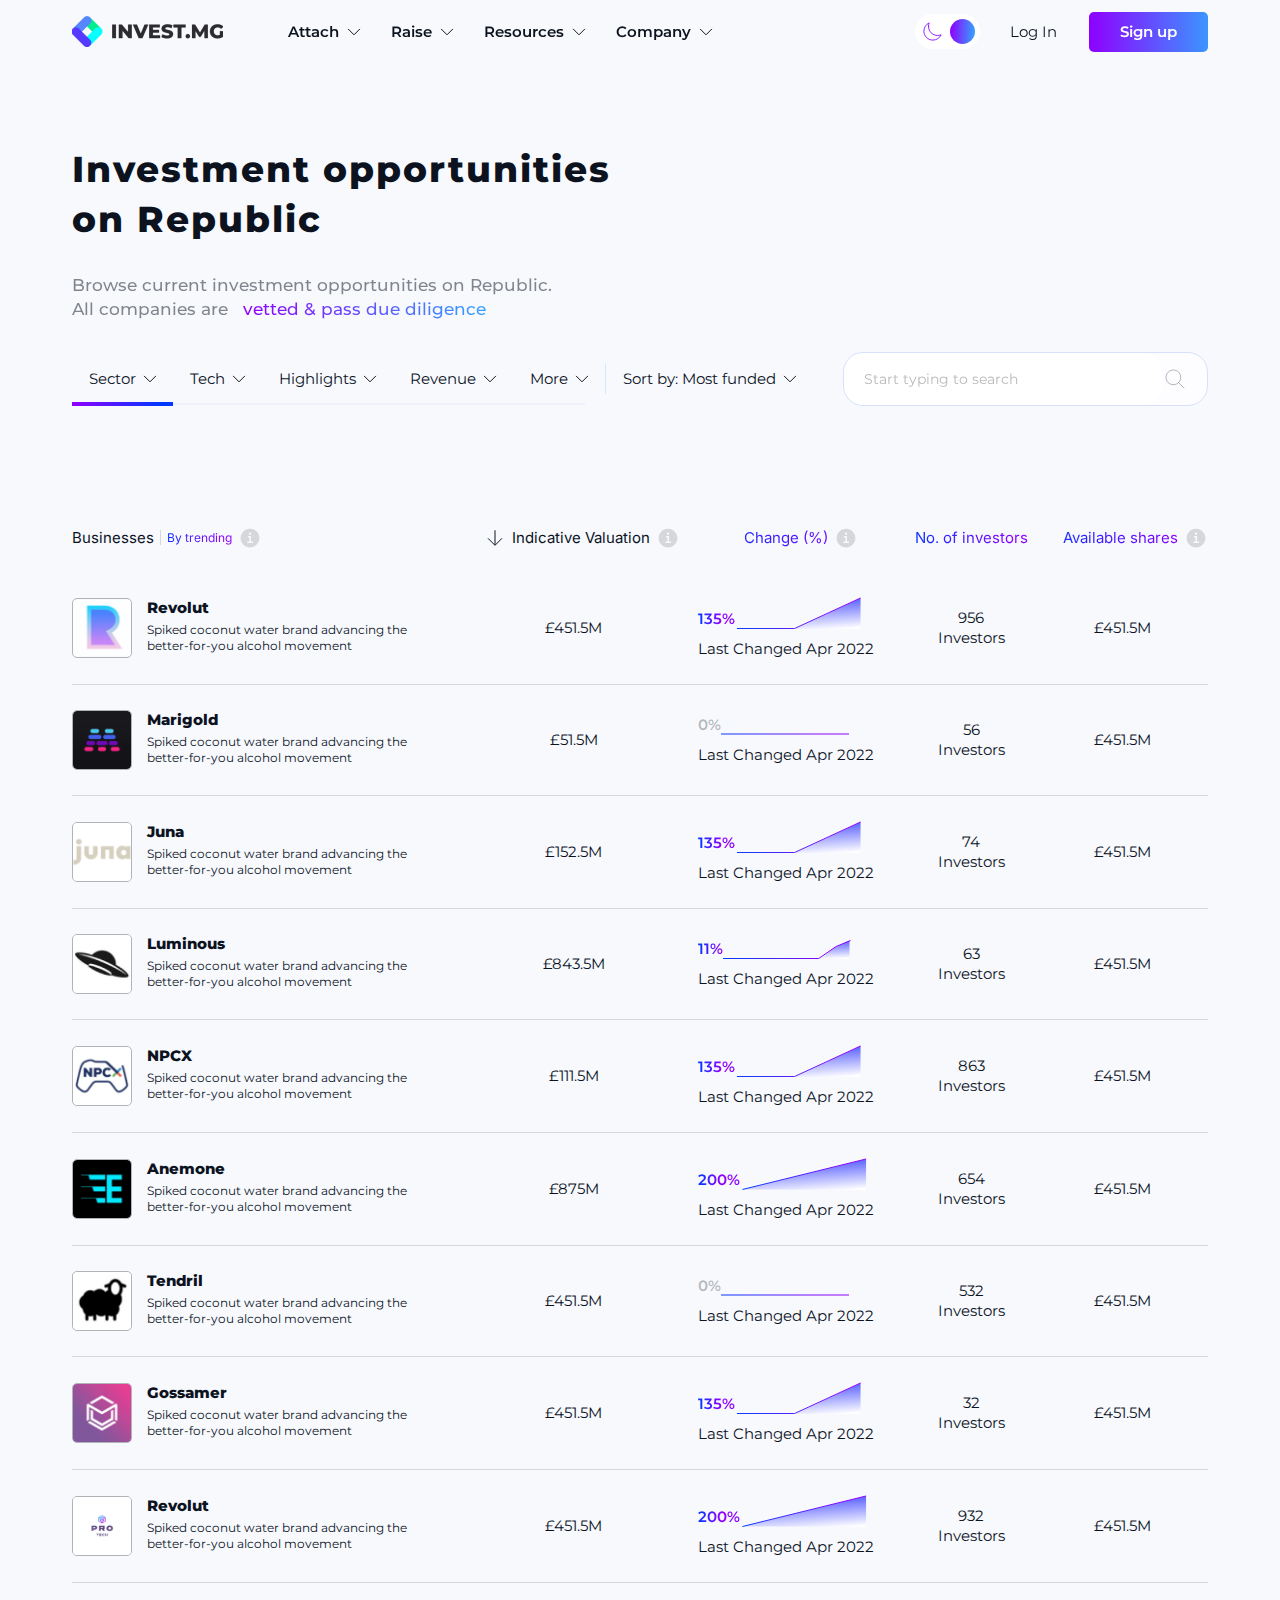
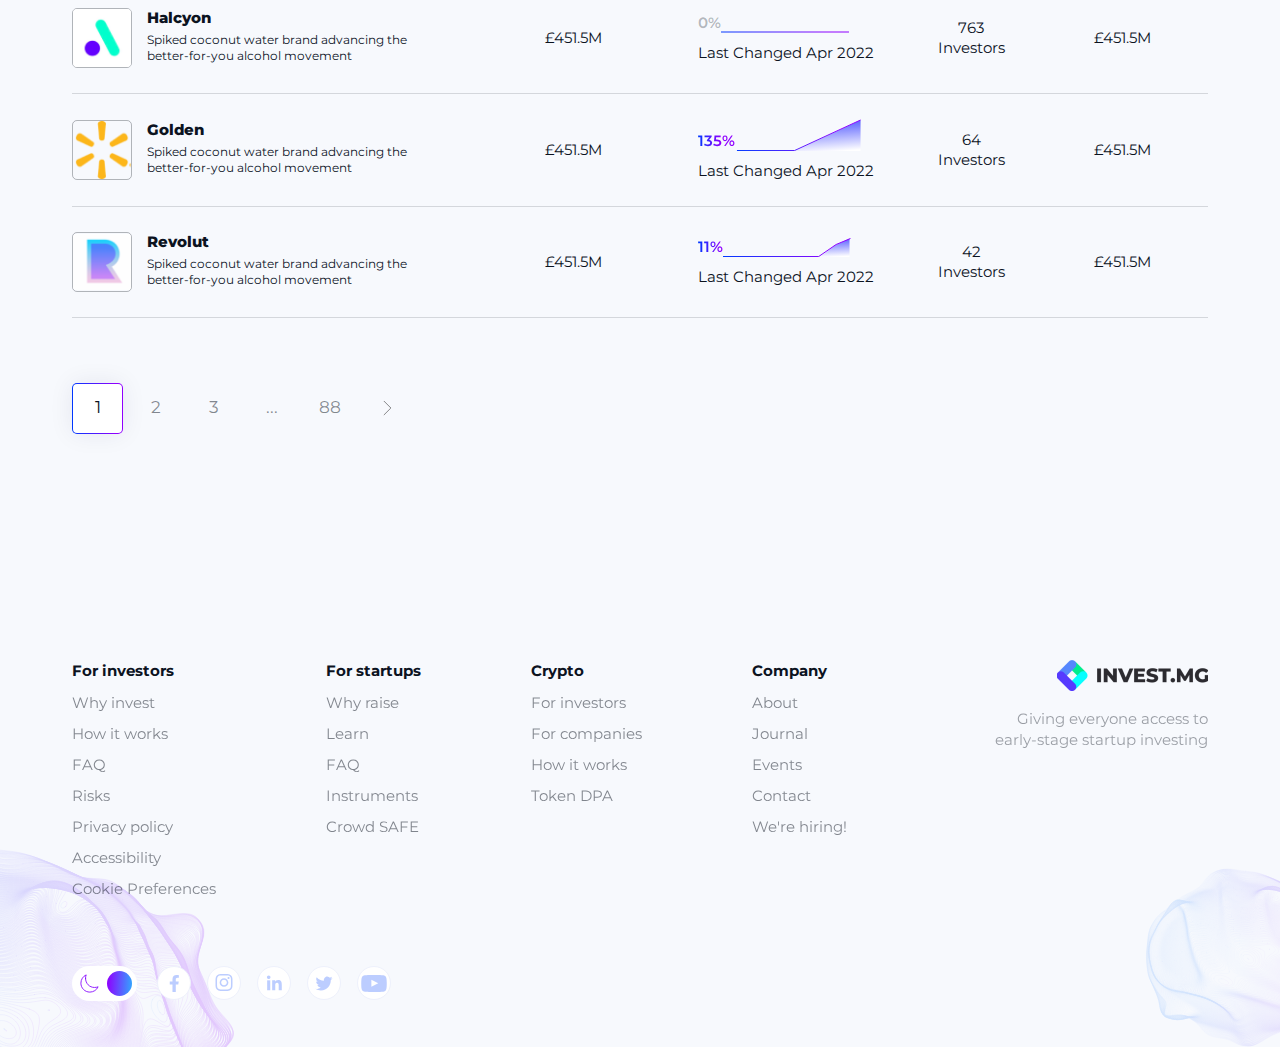
<file: opportunities.html>
<!DOCTYPE html>
<html lang="en">
	<head>
	   <meta charset="UTF-8">
	   <meta http-equiv="X-UA-Compatible" content="IE=edge">
	   <meta name="viewport" content="width=device-width, initial-scale=1.0">
	   <meta name="format-detection" content="telephone=no">
	   <title>Invest.MG</title>
	   <link rel="stylesheet" href="css/style.css"> 
	</head>
	<body>
		<div class="i-wrapper">
			<header class="i-header">
				<div class="i-header__container">
					<div class="i-header__left">
						<a href="#" class="i-header__logo">
							<img data-light="img/logo-mg.png" data-dark="img/logo-mg-dark.png" src="img/logo-mg.png" alt="">
						</a>
						<nav class="i-menu">
							<ul class="i-menu__list">
								<li class="i-menu__item">
									<a href="#" class="i-menu__link">
										Attach
										<svg width="14" height="8" viewBox="0 0 14 8" fill="none" xmlns="http://www.w3.org/2000/svg">
											<path d="M1.375 1.1875L7 6.8125L12.625 1.1875" stroke="#161616" stroke-linecap="round" stroke-linejoin="round"/>
										</svg>
									</a>
									</a>
									<ul class="i-menu__sublist">
										<b></b>
										<li><a href="">Стартапы</a></li>
										<li><a href="">Арт</a></li>
										<li><a href="">Недвижимость</a></li>
										<li><a href="">Франшизы</a></li>
									</ul>
								</li>
								<li class="i-menu__item">
									<a href="#" class="i-menu__link">
										Raise
										<svg width="14" height="8" viewBox="0 0 14 8" fill="none" xmlns="http://www.w3.org/2000/svg">
											<path d="M1.375 1.1875L7 6.8125L12.625 1.1875" stroke="#161616" stroke-linecap="round" stroke-linejoin="round"/>
										</svg>								
									</a>
									<ul class="i-menu__sublist">
										<b></b>
										<li><a href="">Raise capital</a></li>
										<li><a href="">Advisory services</a></li>
									</ul>

								</li>
								<li class="i-menu__item">
									<a href="#" class="i-menu__link">
										Resources
										<svg width="14" height="8" viewBox="0 0 14 8" fill="none" xmlns="http://www.w3.org/2000/svg">
											<path d="M1.375 1.1875L7 6.8125L12.625 1.1875" stroke="#161616" stroke-linecap="round" stroke-linejoin="round"/>
										</svg>								
									</a>
									<ul class="i-menu__sublist">
										<b></b>
										<li><a href="">Raise capital</a></li>
										<li><a href="">Advisory services</a></li>
										<li><a href="">Share drops</a></li>
										<li><a href="">Partner network</a></li>
									</ul>

								</li>
								<li class="i-menu__item">
									<a href="#" class="i-menu__link">
										Company
										<svg width="14" height="8" viewBox="0 0 14 8" fill="none" xmlns="http://www.w3.org/2000/svg">
											<path d="M1.375 1.1875L7 6.8125L12.625 1.1875" stroke="#161616" stroke-linecap="round" stroke-linejoin="round"/>
										</svg>								
									</a>
									<ul class="i-menu__sublist">
										<b></b>
										<li><a href="">Raise capital</a></li>
										<li><a href="">Advisory services</a></li>
										<li><a href="">Shedworx</a></li>
									</ul>
								</li>
							</ul>
						</nav>
					</div>
					<div class="i-header__actions">
						<div class="i-header__mode">
							<input type="checkbox" id="header-mode">
							<label for="header-mode">
								<img src="img/i-header/light.svg" alt="">
								<span></span>
								<img src="img/i-header/dark.svg" alt="">
							</label>
						</div>
						<div data-da=".i-menu__list, 1023, last"class="i-header__user">
							<a href="#" class="i-header__login">Log In</a>
							<a href="#" class="i-header__signup">Sign up</a>
						</div>
						<div class="i-header__burger">
							<span></span>
						</div>
					</div>
				</div>
			</header>
			<div class="i-filter i-filter-opportunities">
				<div class="i-filter__container">
					<div class="i-filter__title title">
						Investment opportunities <br>on Republic
					</div>
					<div class="i-filter__overtitle">
						<span>Browse current investment opportunities on Republic. <br>
												All companies are </span>
						<a href="#">vetted & pass due diligence</a>
					</div>
					<div class="i-filter__top">
						<div class="i-filter__search">
							<input type="text" placeholder="Start typing to search">
							<svg width="24" height="24" viewBox="0 0 24 24" fill="none" xmlns="http://www.w3.org/2000/svg">
							<path opacity="0.3" d="M10.3636 3C8.90722 3 7.48354 3.43187 6.2726 4.24099C5.06167 5.05011 4.11786 6.20015 3.56052 7.54567C3.00319 8.89119 2.85737 10.3718 3.14149 11.8002C3.42562 13.2286 4.12693 14.5406 5.15675 15.5704C6.18657 16.6003 7.49863 17.3016 8.92703 17.5857C10.3554 17.8698 11.836 17.724 13.1815 17.1667C14.527 16.6093 15.6771 15.6655 16.4862 14.4546C17.2953 13.2437 17.7272 11.82 17.7272 10.3636C17.7271 8.41069 16.9512 6.5378 15.5703 5.15688C14.1894 3.77597 12.3165 3.00012 10.3636 3V3Z" stroke="#161616" stroke-miterlimit="10"/>
							<path d="M15.8574 15.8574L21.0001 21" stroke="#CEEAFF" stroke-miterlimit="10" stroke-linecap="round"/>
							</svg>
						</div>
						<div class="i-filter__all">
							All deals
							<svg width="14" height="8" viewBox="0 0 14 8" fill="none" xmlns="http://www.w3.org/2000/svg">
							<path d="M1.375 1.1875L7 6.8125L12.625 1.1875" stroke="url(#paint0_linear_130_3187)" stroke-linecap="round" stroke-linejoin="round"/>
							<defs>
							<linearGradient id="paint0_linear_130_3187" x1="1.375" y1="4.43095" x2="10.945" y2="4.35606" gradientUnits="userSpaceOnUse">
							<stop stop-color="#0038FF"/>
							<stop offset="1" stop-color="#8F00FF"/>
							</linearGradient>
							</defs>
							</svg>
						</div>
						
						<nav class="i-filter-menu">
							<div class="i-filter-menu__title">
								Find deals
							</div>
							<div class="i-filter__burger"><span></span></div>
							<ul class="i-filter-menu__list">
								<div>
									<li class="i-filter-menu__item withborder">
										<a class="i-filter-menu__link">
											Sector
											<svg width="14" height="8" viewBox="0 0 14 8" fill="none" xmlns="http://www.w3.org/2000/svg">
											<path d="M1.375 1.1875L7 6.8125L12.625 1.1875" stroke="#161616" stroke-linecap="round" stroke-linejoin="round"/>
											</svg>	
											<svg width="20" height="20" viewBox="0 0 20 20" fill="none" xmlns="http://www.w3.org/2000/svg">
											<path d="M10 1.5625V18.4375M18.4375 10H1.5625" stroke="#161616" stroke-opacity="0.3" stroke-width="2" stroke-linecap="round" stroke-linejoin="round"/>
											</svg>
										</a>
										<ul class="i-filter-menu__sublist">
											<b></b>
											<li><a href="">Пункт 1</a></li>
											<li><a href="">Пункт 2</a></li>
											<li><a href="">Пункт 3</a></li>
											<li><a href="">Пункт 4</a></li>
											<li><a href="">Пункт 5</a></li>
											<li><a href="">Пункт 6</a></li>
										</ul>
									</li>
									<li class="i-filter-menu__item">
										<a class="i-filter-menu__link">
											Tech
											<svg width="14" height="8" viewBox="0 0 14 8" fill="none" xmlns="http://www.w3.org/2000/svg">
											<path d="M1.375 1.1875L7 6.8125L12.625 1.1875" stroke="#161616" stroke-linecap="round" stroke-linejoin="round"/>
											</svg>			
											<svg width="20" height="20" viewBox="0 0 20 20" fill="none" xmlns="http://www.w3.org/2000/svg">
											<path d="M10 1.5625V18.4375M18.4375 10H1.5625" stroke="#161616" stroke-opacity="0.3" stroke-width="2" stroke-linecap="round" stroke-linejoin="round"/>
											</svg>

										</a>
										<ul class="i-filter-menu__sublist">
											<b></b>
											<li><a href="">Пункт 1</a></li>
											<li><a href="">Пункт 2</a></li>
										</ul>
									</li>
									<li class="i-filter-menu__item">
										<a class="i-filter-menu__link">
											Highlights
											<svg width="14" height="8" viewBox="0 0 14 8" fill="none" xmlns="http://www.w3.org/2000/svg">
											<path d="M1.375 1.1875L7 6.8125L12.625 1.1875" stroke="#161616" stroke-linecap="round" stroke-linejoin="round"/>
											</svg>			
											<svg width="20" height="20" viewBox="0 0 20 20" fill="none" xmlns="http://www.w3.org/2000/svg">
											<path d="M10 1.5625V18.4375M18.4375 10H1.5625" stroke="#161616" stroke-opacity="0.3" stroke-width="2" stroke-linecap="round" stroke-linejoin="round"/>
											</svg>

										</a>
										<ul class="i-filter-menu__sublist">
											<b></b>
											<li><a href="">Пункт 1</a></li>
										</ul>
									</li>
									<li class="i-filter-menu__item">
										<a class="i-filter-menu__link">
											Revenue
											<svg width="14" height="8" viewBox="0 0 14 8" fill="none" xmlns="http://www.w3.org/2000/svg">
											<path d="M1.375 1.1875L7 6.8125L12.625 1.1875" stroke="#161616" stroke-linecap="round" stroke-linejoin="round"/>
											</svg>	
											<svg width="20" height="20" viewBox="0 0 20 20" fill="none" xmlns="http://www.w3.org/2000/svg">
											<path d="M10 1.5625V18.4375M18.4375 10H1.5625" stroke="#161616" stroke-opacity="0.3" stroke-width="2" stroke-linecap="round" stroke-linejoin="round"/>
											</svg>

										</a>
										<ul class="i-filter-menu__sublist">
											<b></b>
											<li><a href="">Пункт 1</a></li>
											<li><a href="">Пункт 2</a></li>
											<li><a href="">Пункт 3</a></li>
										</ul>
									</li>
									<li class="i-filter-menu__item">
										<a class="i-filter-menu__link">
											More
											<svg width="14" height="8" viewBox="0 0 14 8" fill="none" xmlns="http://www.w3.org/2000/svg">
											<path d="M1.375 1.1875L7 6.8125L12.625 1.1875" stroke="#161616" stroke-linecap="round" stroke-linejoin="round"/>
											</svg>		
											<svg width="20" height="20" viewBox="0 0 20 20" fill="none" xmlns="http://www.w3.org/2000/svg">
											<path d="M10 1.5625V18.4375M18.4375 10H1.5625" stroke="#161616" stroke-opacity="0.3" stroke-width="2" stroke-linecap="round" stroke-linejoin="round"/>
											</svg>

										</a>
										<ul class="i-filter-menu__sublist">
											<b></b>
											<li><a href="">Пункт 1</a></li>
											<li><a href="">Пункт 2</a></li>
											<li><a href="">Пункт 3</a></li>
											<li><a href="">Пункт 4</a></li>
										</ul>
									</li>									
								</div>

								<li class="i-filter-menu__break"></li>
								<li class="i-filter-menu__item">
									<a class="i-filter-menu__link">
										
										<p>Sort by: <span>Most funded</span></p>
										<svg width="14" height="8" viewBox="0 0 14 8" fill="none" xmlns="http://www.w3.org/2000/svg">
										<path d="M1.375 1.1875L7 6.8125L12.625 1.1875" stroke="#161616" stroke-linecap="round" stroke-linejoin="round"/>
										</svg>		
										<svg width="20" height="20" viewBox="0 0 20 20" fill="none" xmlns="http://www.w3.org/2000/svg">
										<path d="M10 1.5625V18.4375M18.4375 10H1.5625" stroke="#161616" stroke-opacity="0.3" stroke-width="2" stroke-linecap="round" stroke-linejoin="round"/>
										</svg>
											
									</a>
									<ul class="i-filter-menu__sublist">
										<b></b>
										<li><a href="">Пункт 1</a></li>
										<li><a href="">Пункт 2</a></li>
										<li><a href="">Пункт 3</a></li>
										<li><a href="">Пункт 4</a></li>
										<li><a href="">Пункт 5</a></li>
									</ul>
								</li>
								<a href="#" class="i-filter-menu__button">Find deals</a>

							</ul>
						</nav>
					</div>
					<div class="business">
						<table>
							<thead>
								<tr>
									<th class="business-notgrad">
										<p>
											Businesses  
											<small>
												By trending
											</small>
											<img src="img/business/info.svg" alt="">
										</p>	
									</th>
									<th class="business-notgrad">
										<p>
											<span>
												<img src="img/business/arrow.svg" alt="">
												Indicative Valuation 
											</span>
											
											<img src="img/business/info.svg" alt="">
										</p>									
									</th>
									<th>
										<p>
											Change (%)
											<img src="img/business/info.svg" alt="">
										</p>									
									</th>
									<th>
										<p>
											No. of investors
										</p>
										
									</th>
									<th>
										<p>
											Available shares
											<img src="img/business/info.svg" alt="">
										</p>									
									</th>
								</tr>
							</thead>
							<tbody>
								<tr>
									<td>
										<p>
											<img src="img/business/1.png" alt="">
											<span>
												<b>
													Revolut
												</b>
												<em>Spiked coconut water brand advancing the better-for-you alcohol movement</em>
												<small>
													956 investors
												</small>
											</span>
										</p>
									</td>
									<td>
										£451.5M
									</td>
									<td>
										<p>
											<b>
												£451.5M (
											</b>
											135%
											<b>
												)
											</b>
											<img data-dark="img/business/1-1.svg" data-light="img/business/1.svg" src="img/business/1.svg" alt="">
										</p>
										<span>last changed Apr 2022</span>
										<small>
											Available shares £451.5M
										</small>
									</td>
									<td>
										956 <br> Investors
									</td>
									<td>
										£451.5M
									</td>
								</tr>
								<tr>
									<td>
										<p>
											<img  src="img/business/2.png" alt="">
											<span>
												<b>
													Marigold
												</b>
												<em>Spiked coconut water brand advancing the better-for-you alcohol movement</em>
												<small>
													56 investors
												</small>
											</span>
										</p>
									</td>
									<td>
										£51.5M
									</td>
									<td>
										<p class="nullprocent">
											<b>
												£51.5M (
											</b>
											0%
											<b>
												)
											</b>
											<img data-dark="img/business/2-1.svg" data-light="img/business/2.svg" src="img/business/2.svg" alt="">
										</p>
										<span>last changed Apr 2022</span>
										<small>
											Available shares £451.5M
										</small>
									</td>
									<td>
										56 <br> Investors
									</td>
									<td>
										£451.5M
									</td>
								</tr>
								<tr>
									<td>
										<p>
											<img src="img/business/3.png" alt="">
											<span>
												<b>
													Juna
												</b>
												<em>Spiked coconut water brand advancing the better-for-you alcohol movement</em>
												<small>
													74 investors
												</small>
											</span>
										</p>
									</td>
									<td>
										£152.5M
									</td>
									<td>
										<p>
											<b>
												£152.5M (
											</b>
											135%
											<b>
												)
											</b>
											<img data-dark="img/business/1-1.svg" data-light="img/business/1.svg" src="img/business/1.svg" alt="">

										</p>
										<span>last changed Apr 2022</span>
										<small>
											Available shares £451.5M
										</small>
									</td>
									<td>
										74 <br> Investors
									</td>
									<td>
										£451.5M
									</td>
								</tr>
								<tr>
									<td>
										<p>
											<img src="img/business/4.png" alt="">
											<span>
												<b>
													Luminous
												</b>
												<em>Spiked coconut water brand advancing the better-for-you alcohol movement</em>
												<small>
													63 investors
												</small>
											</span>
										</p>
									</td>
									<td>
										£843.5M
									</td>
									<td>
										<p>
											<b>
												£843.5M (
											</b>
											11%
											<b>
												)
											</b>
											<img data-dark="img/business/3-1.svg" data-light="img/business/3.svg" src="img/business/3.svg" alt="">

										</p>
										<span>last changed Apr 2022</span>
										<small>
											Available shares £451.5M
										</small>
									</td>
									<td>
										63 <br> Investors
									</td>
									<td>
										£451.5M
									</td>
								</tr>	
								<tr>
									<td>
										<p>
											<img src="img/business/5.png" alt="">
											<span>
												<b>
													NPCX
												</b>
												<em>Spiked coconut water brand advancing the better-for-you alcohol movement</em>
												<small>
													863 investors
												</small>
											</span>
										</p>
									</td>
									<td>
										£111.5M
									</td>
									<td>
										<p>
											<b>
												£111.5M (
											</b>
											135%
											<b>
												)
											</b>
											<img data-dark="img/business/1-1.svg" data-light="img/business/1.svg" src="img/business/1.svg" alt="">

										</p>
										<span>last changed Apr 2022</span>
										<small>
											Available shares £451.5M
										</small>
									</td>
									<td>
										863 <br> Investors
									</td>
									<td>
										£451.5M
									</td>
								</tr>
								<tr>
									<td>
										<p>
											<img src="img/business/6.png" alt="">
											<span>
												<b>
													Anemone
												</b>
												<em>Spiked coconut water brand advancing the better-for-you alcohol movement</em>
												<small>
													654 investors
												</small>
											</span>
										</p>
									</td>
									<td>
										£875M
									</td>
									<td>
										<p>
											<b>
												£875M (
											</b>
											200%
											<b>
												)
											</b>
											<img data-dark="img/business/4-1.svg" data-light="img/business/4.svg" src="img/business/4.svg" alt="">

										</p>
										<span>last changed Apr 2022</span>
										<small>
											Available shares £451.5M
										</small>
									</td>
									<td>
										654 <br> Investors
									</td>
									<td>
										£451.5M
									</td>
								</tr>
								<tr>
									<td>
										<p>
											<img src="img/business/7.png" alt="">
											<span>
												<b>
													Tendril 
												</b>
												<em>Spiked coconut water brand advancing the better-for-you alcohol movement</em>
												<small>
													532 investors
												</small>
											</span>
										</p>
									</td>
									<td>
										£451.5M
									</td>
									<td>
										<p class="nullprocent">
											<b>
												£451.5M (
											</b>
											0%
											<b>
												)
											</b>
											<img data-dark="img/business/2-1.svg" data-light="img/business/2.svg" src="img/business/2.svg" alt="">
										</p>
										<span>last changed Apr 2022</span>
										<small>
											Available shares £451.5M
										</small>
									</td>
									<td>
										532 <br> Investors
									</td>
									<td>
										£451.5M
									</td>
								</tr>
								<tr>
									<td>
										<p>
											<img src="img/business/8.png" alt="">
											<span>
												<b>
													Gossamer
												</b>
												<em>Spiked coconut water brand advancing the better-for-you alcohol movement</em>
												<small>
													32 investors
												</small>
											</span>
										</p>
									</td>
									<td>
										£451.5M
									</td>
									<td>
										<p>
											<b>
												£451.5M (
											</b>
											135%
											<b>
												)
											</b>
											<img data-dark="img/business/1-1.svg" data-light="img/business/1.svg" src="img/business/1.svg" alt="">

										</p>
										<span>last changed Apr 2022</span>
										<small>
											Available shares £451.5M
										</small>
									</td>
									<td>
										32 <br> Investors
									</td>
									<td>
										£451.5M
									</td>
								</tr>									
								<tr>
									<td>
										<p>
											<img src="img/business/9.png" alt="">
											<span>
												<b>
													Revolut
												</b>
												<em>Spiked coconut water brand advancing the better-for-you alcohol movement</em>
												<small>
													932 investors
												</small>
											</span>
										</p>
									</td>
									<td>
										£451.5M
									</td>
									<td>
										<p>
											<b>
												£451.5M (
											</b>
											200%
											<b>
												)
											</b>
											<img data-dark="img/business/4-1.svg" data-light="img/business/4.svg" src="img/business/4.svg" alt="">

										</p>
										<span>last changed Apr 2022</span>
										<small>
											Available shares £451.5M
										</small>
									</td>
									<td>
										932 <br> Investors
									</td>
									<td>
										£451.5M
									</td>
								</tr>
								<tr>
									<td>
										<p>
											<img src="img/business/10.png" alt="">
											<span>
												<b>
													Halcyon 
												</b>
												<em>Spiked coconut water brand advancing the better-for-you alcohol movement</em>
												<small>
													463 investors
												</small>
											</span>
										</p>
									</td>
									<td>
										£451.5M
									</td>
									<td>
										<p class="nullprocent">
											<b>
												£451.5M (
											</b>
											0%
											<b>
												)
											</b>
											<img data-dark="img/business/2-1.svg" data-light="img/business/2.svg" src="img/business/2.svg" alt="">
										</p>
										<span>last changed Apr 2022</span>
										<small>
											Available shares £451.5M
										</small>
									</td>
									<td>
										763 <br> Investors
									</td>
									<td>
										£451.5M
									</td>
								</tr>
								<tr>
									<td>
										<p>
											<img src="img/business/11.png" alt="">
											<span>
												<b>
													Golden
												</b>
												<em>Spiked coconut water brand advancing the better-for-you alcohol movement</em>
												<small>
													64 investors
												</small>
											</span>
										</p>
									</td>
									<td>
										£451.5M
									</td>
									<td>
										<p>
											<b>
												£451.5M (
											</b>
											135%
											<b>
												)
											</b>
											<img data-dark="img/business/1-1.svg" data-light="img/business/1.svg" src="img/business/1.svg" alt="">

										</p>
										<span>last changed Apr 2022</span>
										<small>
											Available shares £451.5M
										</small>
									</td>
									<td>
										64 <br> Investors
									</td>
									<td>
										£451.5M
									</td>
								</tr>	
								<tr>
									<td>
										<p>
											<img src="img/business/1.png" alt="">
											<span>
												<b>
													Revolut
												</b>
												<em>Spiked coconut water brand advancing the better-for-you alcohol movement</em>
												<small>
													42 investors
												</small>
											</span>
										</p>
									</td>
									<td>
										£451.5M
									</td>
									<td>
										<p>
											<b>
												£451.5M (
											</b>
											11%
											<b>
												)
											</b>
											<img data-dark="img/business/3-1.svg" data-light="img/business/3.svg" src="img/business/3.svg" alt="">

										</p>
										<span>last changed Apr 2022</span>
										<small>
											Available shares £451.5M
										</small>
									</td>
									<td>
										42 <br> Investors
									</td>
									<td>
										£451.5M
									</td>
								</tr>

							</tbody>
						</table>
						<div class="paginate">
							<a class="thisp" href="#"><span>1</span></a>
							<a href="#"><span>2</span></a>
							<a href="#"><span>3</span></a>
							<a href="#"><span>...</span></a>
							<a href="#"><span>88</span></a>
							<a class="nextp" href="#">
								<svg width="25" height="24" viewBox="0 0 25 24" fill="none" xmlns="http://www.w3.org/2000/svg">
								<path d="M9.125 18.75L15.875 12L9.125 5.25" stroke="#161616" stroke-opacity="0.5" stroke-linecap="round" stroke-linejoin="round"/>
								</svg>

							</a>
						</div>
					</div>

				</div>
			</div>
			<footer class="i-footer">
				<img src="img/i-footer/1.svg" alt="">

				<div class="i-footer__container">
					<div class="i-footer__body">
						<div class="i-footer__wrapper">
							<div class="i-footer__nav">
								<div class="i-footer__list">
									<p>
										For investors
									</p>
									<a href="">Why invest</a>
									<a href="">How it works</a>
									<a href="">FAQ</a>
									<a href="">Risks</a>
									<a href="">Privacy policy</a>
									<a href="">Accessibility</a>
									<a href="">Cookie Preferences</a>
								</div>		
								<div class="i-footer__list">
									<p>For startups</p>
									<a href="">Why raise</a>
									<a href="">Learn</a>
									<a href="">FAQ</a>
									<a href="">Instruments</a>
									<a href="">Crowd SAFE</a>
								</div>	
								<div class="i-footer__list">
									<p>
										Crypto
									</p>
									<a href="">For investors</a>
									<a href="">For companies</a>
									<a href="">How it works</a>
									<a href="">Token DPA</a>
								</div>	
								<div class="i-footer__list">
									<p>
										Company
									</p>
									<a href="">About</a>
									<a href="">Journal</a>
									<a href="">Events</a>
									<a href="">Contact</a>
									<a href="">We're hiring!</a>
								</div>		
							</div>					
							<div class="i-footer__actions">
								<div class="i-header__mode i-footer__mode">
									<input type="checkbox" id="footer-mode">
									<label for="footer-mode">
										<img src="img/i-header/light.svg" alt="">
										<span></span>
										<img src="img/i-header/dark.svg" alt="">
									</label>
								</div>
								<div class="i-footer__socials">
									<a href="#">
										<svg width="10" height="17" viewBox="0 0 10 17" fill="none" xmlns="http://www.w3.org/2000/svg">
										<path d="M9.7481 6.50788L9.28315 9.5625H6.79293V17H3.47269V9.5625H0.75V6.50788H3.47269V4.15039C3.47269 1.49414 5.06644 0 7.49022 0C8.65231 0 9.88084 0.232418 9.88084 0.232418V2.85546H8.51957C7.19144 2.85546 6.79293 3.65234 6.79293 4.51562V6.50788H9.7481Z" fill="url(#paint0_linear_130_3366)"/>
										<defs>
										<linearGradient id="paint0_linear_130_3366" x1="0.75" y1="9.80242" x2="8.51776" y2="9.7861" gradientUnits="userSpaceOnUse">
										<stop stop-color="#0038FF"/>
										<stop offset="1" stop-color="#8F00FF"/>
										</linearGradient>
										</defs>
										</svg>										
									</a>
									<a href="#">
										<svg width="18" height="18" viewBox="0 0 18 18" fill="none" xmlns="http://www.w3.org/2000/svg">
										<path d="M9.00496 1.53156C11.2774 1.53156 11.5465 1.54153 12.4402 1.5814C13.2708 1.61795 13.7192 1.75747 14.0183 1.87375C14.4136 2.02658 14.6994 2.21262 14.995 2.50831C15.294 2.80731 15.4767 3.08971 15.6296 3.48506C15.7459 3.78406 15.8854 4.23588 15.922 5.06312C15.9618 5.9602 15.9717 6.22923 15.9717 8.4983C15.9717 10.7708 15.9618 11.0398 15.922 11.9336C15.8854 12.7642 15.7459 13.2127 15.6296 13.5116C15.4767 13.907 15.2907 14.1927 14.995 14.4884C14.696 14.7873 14.4136 14.9701 14.0183 15.1229C13.7192 15.2392 13.2674 15.3788 12.4402 15.4153C11.5432 15.4551 11.274 15.4652 9.00496 15.4652C6.73263 15.4652 6.46346 15.4551 5.56977 15.4153C4.7392 15.3788 4.2907 15.2392 3.9917 15.1229C3.59635 14.9701 3.31064 14.7841 3.01495 14.4884C2.71595 14.1893 2.53323 13.907 2.3804 13.5116C2.26412 13.2127 2.12459 12.7608 2.08804 11.9336C2.04818 11.0365 2.0382 10.7674 2.0382 8.4983C2.0382 6.22597 2.04818 5.9568 2.08804 5.06312C2.12459 4.23256 2.26412 3.78406 2.3804 3.48506C2.53323 3.08971 2.71926 2.80398 3.01495 2.50831C3.31395 2.20931 3.59635 2.02658 3.9917 1.87375C4.2907 1.75747 4.74252 1.61795 5.56977 1.5814C6.46346 1.54153 6.73263 1.53156 9.00496 1.53156ZM9.00496 0C6.69607 0 6.40693 0.00997347 5.5 0.0498385C4.59635 0.0897035 3.97508 0.235875 3.43688 0.445188C2.87541 0.664445 2.40033 0.953488 1.92857 1.42857C1.45349 1.90033 1.16444 2.37541 0.945187 2.93355C0.735875 3.47508 0.589703 4.09302 0.549838 4.99668C0.509973 5.90693 0.5 6.19608 0.5 8.50496C0.5 10.814 0.509973 11.103 0.549838 12.0099C0.589703 12.9136 0.735875 13.5348 0.945187 14.073C1.16444 14.6346 1.45349 15.1096 1.92857 15.5814C2.40033 16.0531 2.87541 16.3455 3.43355 16.5614C3.97508 16.7708 4.59302 16.917 5.49668 16.9568C6.40368 16.9967 6.69267 17.0067 9.0017 17.0067C11.3106 17.0067 11.5997 16.9967 12.5067 16.9568C13.4104 16.917 14.0316 16.7708 14.5698 16.5614C15.1279 16.3455 15.6029 16.0531 16.0747 15.5814C16.5464 15.1096 16.8388 14.6346 17.0549 14.0764C17.2641 13.5348 17.4103 12.9169 17.4501 12.0133C17.4901 11.1064 17.5 10.8172 17.5 8.50836C17.5 6.19933 17.4901 5.91033 17.4501 5.00333C17.4103 4.09966 17.2641 3.4784 17.0549 2.94019C16.8455 2.37541 16.5565 1.90033 16.0813 1.42857C15.6096 0.956817 15.1346 0.664445 14.5764 0.448502C14.0348 0.239204 13.4169 0.0930182 12.5133 0.0531532C11.603 0.00997324 11.314 0 9.00496 0Z" fill="url(#paint0_linear_228_18630)"/>
										<path d="M9.00537 4.13623C6.59335 4.13623 4.63654 6.0931 4.63654 8.50498C4.63654 10.917 6.59335 12.8738 9.00537 12.8738C11.4172 12.8738 13.3741 10.917 13.3741 8.50498C13.3741 6.0931 11.4172 4.13623 9.00537 4.13623ZM9.00537 11.3389C7.44052 11.3389 6.17147 10.0698 6.17147 8.50498C6.17147 6.94027 7.44052 5.67108 9.00537 5.67108C10.5701 5.67108 11.8393 6.94027 11.8393 8.50498C11.8393 10.0698 10.5701 11.3389 9.00537 11.3389Z" fill="url(#paint1_linear_228_18630)"/>
										<path d="M14.5663 3.96329C14.5663 4.52807 14.1078 4.98323 13.5463 4.98323C12.9815 4.98323 12.5265 4.52476 12.5265 3.96329C12.5265 3.39851 12.9849 2.94336 13.5463 2.94336C14.1078 2.94336 14.5663 3.40184 14.5663 3.96329Z" fill="url(#paint2_linear_228_18630)"/>
										<defs>
										<linearGradient id="paint0_linear_228_18630" x1="0.5" y1="9.80626" x2="14.962" y2="9.7497" gradientUnits="userSpaceOnUse">
										<stop stop-color="#0038FF"/>
										<stop offset="1" stop-color="#8F00FF"/>
										</linearGradient>
										<linearGradient id="paint1_linear_228_18630" x1="4.63654" y1="9.17445" x2="12.0696" y2="9.14536" gradientUnits="userSpaceOnUse">
										<stop stop-color="#0038FF"/>
										<stop offset="1" stop-color="#8F00FF"/>
										</linearGradient>
										<linearGradient id="paint2_linear_228_18630" x1="12.5265" y1="4.11958" x2="14.2618" y2="4.11279" gradientUnits="userSpaceOnUse">
										<stop stop-color="#0038FF"/>
										<stop offset="1" stop-color="#8F00FF"/>
										</linearGradient>
										</defs>
										</svg>										
									</a>
									<a href="#">
										<svg width="16" height="16" viewBox="0 0 16 16" fill="none" xmlns="http://www.w3.org/2000/svg">
										<path d="M4.23694 5.33057V15.2583H1.14905V5.33057H4.23694Z" fill="url(#paint0_linear_228_18752)"/>
										<path d="M4.46936 2.17627C4.46936 3.17236 3.67248 4.00244 2.6764 4.00244C1.7135 4.00244 0.916626 3.17236 0.916626 2.17627C0.916626 1.21338 1.7135 0.416504 2.6764 0.416504C3.67248 0.416504 4.46936 1.21338 4.46936 2.17627Z" fill="url(#paint1_linear_228_18752)"/>
										<path d="M15.7917 15.2583H12.7038V10.4438C12.7038 9.2817 12.6706 7.82084 11.0769 7.82084C9.4831 7.82084 9.25063 9.04937 9.25063 10.3442V15.2583H6.16272V5.33062H9.11789V6.69189H9.15104C9.58269 5.92817 10.5788 5.09814 12.0729 5.09814C15.194 5.09814 15.7917 7.1567 15.7917 9.81295V15.2583Z" fill="url(#paint2_linear_228_18752)"/>
										<defs>
										<linearGradient id="paint0_linear_228_18752" x1="1.14905" y1="11.055" x2="3.77598" y2="11.0518" gradientUnits="userSpaceOnUse">
										<stop stop-color="#0038FF"/>
										<stop offset="1" stop-color="#8F00FF"/>
										</linearGradient>
										<linearGradient id="paint1_linear_228_18752" x1="0.916626" y1="2.4842" x2="3.93896" y2="2.47249" gradientUnits="userSpaceOnUse">
										<stop stop-color="#0038FF"/>
										<stop offset="1" stop-color="#8F00FF"/>
										</linearGradient>
										<linearGradient id="paint2_linear_228_18752" x1="6.16272" y1="10.9566" x2="14.3541" y2="10.9263" gradientUnits="userSpaceOnUse">
										<stop stop-color="#0038FF"/>
										<stop offset="1" stop-color="#8F00FF"/>
										</linearGradient>
										</defs>
										</svg>										
									</a>
									<a href="#">
										<svg width="18" height="15" viewBox="0 0 18 15" fill="none" xmlns="http://www.w3.org/2000/svg">
										<path d="M5.84803 14.4063C12.2616 14.4063 15.7704 9.09151 15.7704 4.48385C15.7704 4.33443 15.7671 4.1817 15.7605 4.03228C16.443 3.53865 17.0321 2.92721 17.5 2.2267C16.8643 2.50954 16.1893 2.69426 15.4982 2.77455C16.2258 2.33833 16.7708 1.65308 17.0318 0.845775C16.3473 1.25151 15.5986 1.53772 14.8178 1.69213C14.2918 1.13322 13.5964 0.763155 12.8389 0.639154C12.0815 0.515139 11.3043 0.644113 10.6276 1.0061C9.95072 1.36809 9.41211 1.94294 9.09478 2.6418C8.77744 3.34064 8.69924 4.12455 8.87222 4.87225C7.48587 4.80269 6.12979 4.44265 4.89165 3.81535C3.65351 3.18805 2.56104 2.30755 1.68501 1.23094C1.23978 1.99857 1.10354 2.90694 1.30399 3.77143C1.50442 4.63591 2.0265 5.3916 2.76412 5.88503C2.21036 5.86746 1.66874 5.71829 1.18398 5.45011V5.49318C1.18349 6.29884 1.46199 7.0797 1.97213 7.70318C2.48229 8.32665 3.1926 8.7542 3.98234 8.91315C3.46938 9.05355 2.93099 9.07395 2.40885 8.97294C2.6317 9.66569 3.06529 10.2716 3.64909 10.7062C4.23289 11.1407 4.93779 11.3821 5.66541 11.3967C4.43013 12.3671 2.90421 12.8934 1.3334 12.8909C1.05482 12.8904 0.776533 12.8734 0.5 12.8397C2.09578 13.8636 3.95209 14.4073 5.84803 14.4063Z" fill="url(#paint0_linear_130_3379)"/>
										<defs>
										<linearGradient id="paint0_linear_130_3379" x1="0.5" y1="8.55803" x2="14.9619" y2="8.48839" gradientUnits="userSpaceOnUse">
										<stop stop-color="#0038FF"/>
										<stop offset="1" stop-color="#8F00FF"/>
										</linearGradient>
										</defs>
										</svg>
									</a>
									<a href="#">
										<svg width="26" height="17" viewBox="0 0 26 17" fill="none" xmlns="http://www.w3.org/2000/svg">
										<path d="M25.496 3.66815C25.496 3.66815 25.2469 2.00166 24.48 1.26993C23.5088 0.306864 22.4231 0.302132 21.925 0.245494C18.359 -3.1665e-07 13.005 0 13.005 0H12.995C12.995 0 7.64102 -3.1665e-07 4.075 0.245494C3.57696 0.302132 2.49121 0.306864 1.52001 1.26993C0.75303 2.00166 0.508981 3.66815 0.508981 3.66815C0.508981 3.66815 0.25 5.62733 0.25 7.58172V9.41347C0.25 11.3679 0.504008 13.3271 0.504008 13.3271C0.504008 13.3271 0.75303 14.9936 1.51504 15.7254C2.48624 16.6885 3.76124 16.6553 4.32901 16.7592C6.37099 16.9433 13 17 13 17C13 17 18.359 16.9905 21.925 16.7498C22.4231 16.6931 23.5088 16.6885 24.48 15.7254C25.2469 14.9936 25.496 13.3271 25.496 13.3271C25.496 13.3271 25.75 11.3727 25.75 9.41347V7.58172C25.75 5.62733 25.496 3.66815 25.496 3.66815ZM10.3653 11.6371V4.84365L17.2533 8.25208L10.3653 11.6371Z" fill="url(#paint0_linear_130_3382)"/>
										<defs>
										<linearGradient id="paint0_linear_130_3382" x1="0.25" y1="9.80242" x2="21.9426" y2="9.67511" gradientUnits="userSpaceOnUse">
										<stop stop-color="#0038FF"/>
										<stop offset="1" stop-color="#8F00FF"/>
										</linearGradient>
										</defs>
										</svg>
									</a>
								</div>
							</div>			
						</div>

						<div class="i-footer__right">
							<a href="#" class="i-footer__logo">
								<img data-light="img/logo-mg.png" data-dark="img/logo-mg-dark.png" src="img/logo-mg.png" alt="">
							</a>
							<p>
								Giving everyone access to early-stage startup investing
							</p>
						</div>
					</div>
				</div>
				<img src="img/i-footer/2.svg" alt="">
			</footer>
		</div>
		<script src="js/jquery-3.6.0.min.js"></script>
		<script src="js/dynamicadapt.js"></script>  
		<script src="js/script.js"></script>  
	</body>
</html>
</file>
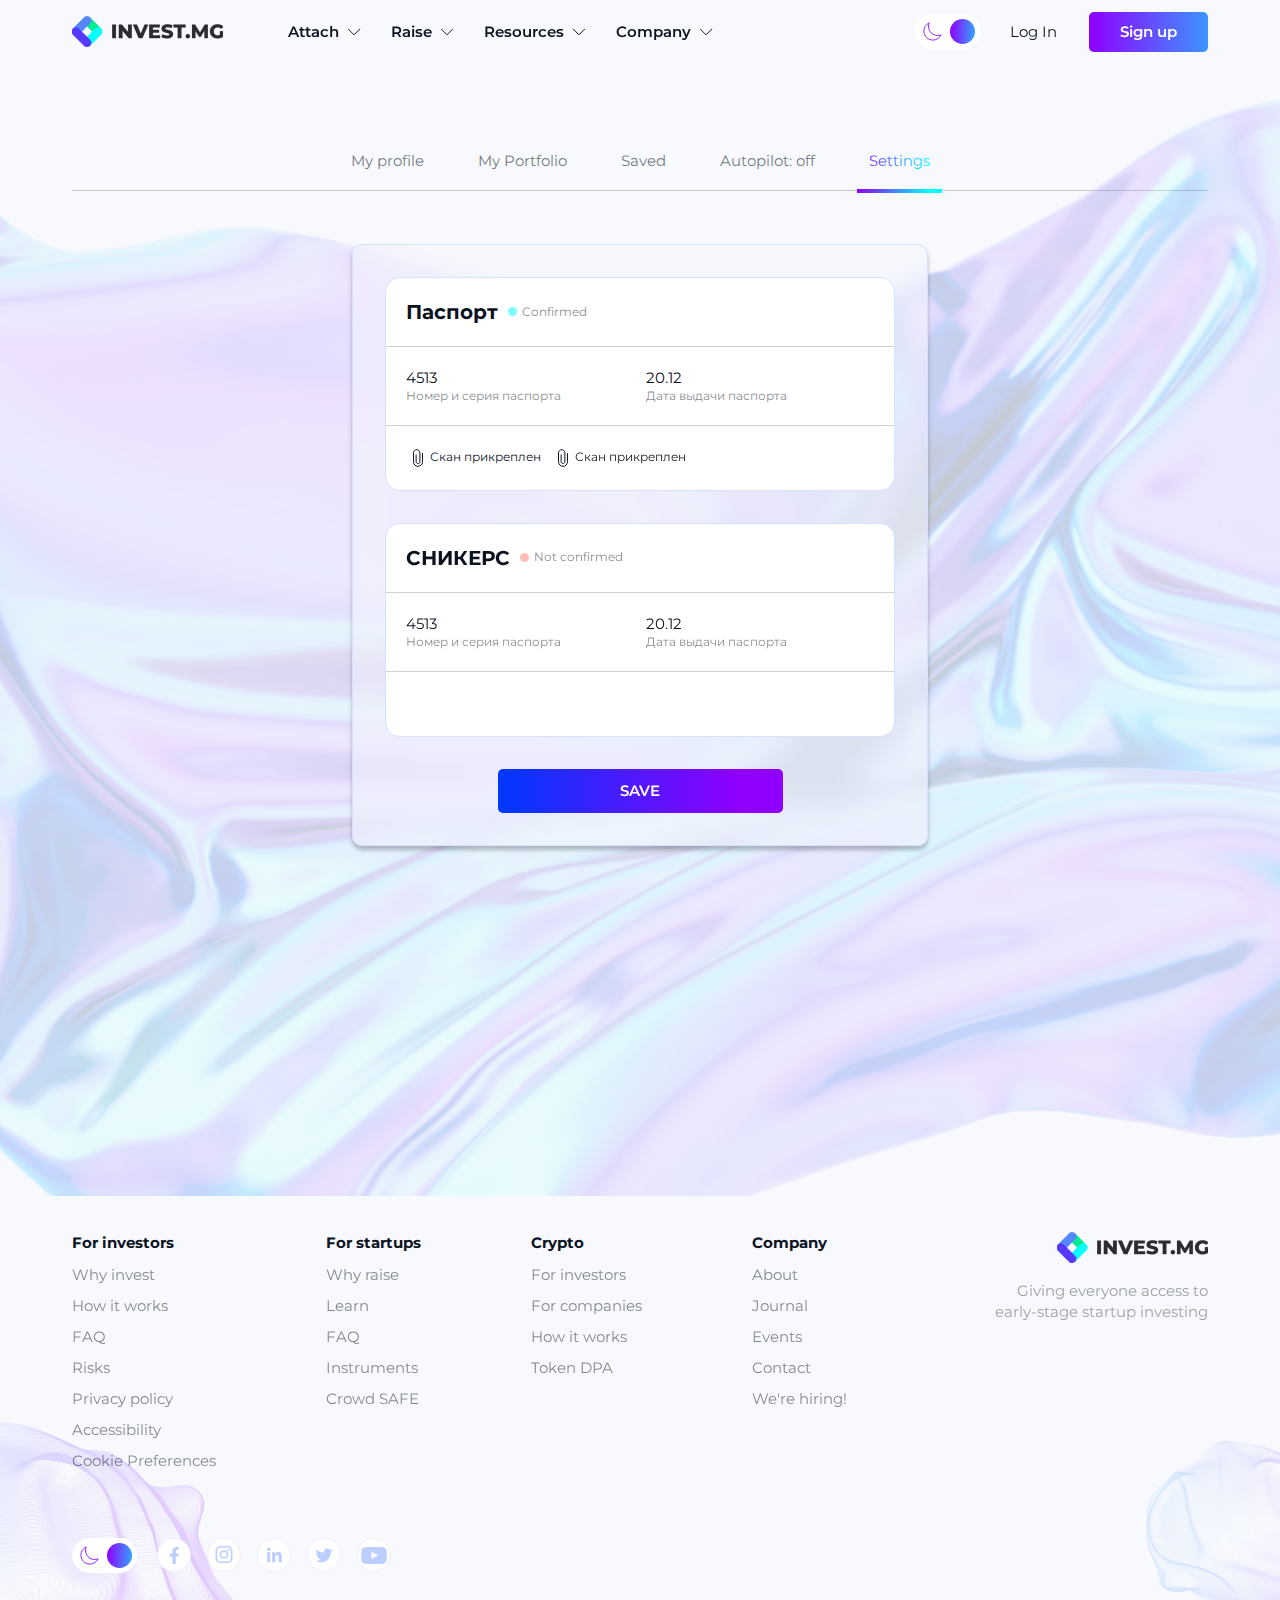
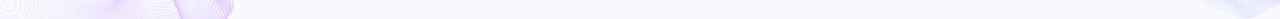
<file: profile-data.html>
<!DOCTYPE html>
<html lang="en">
	<head>
	   <meta charset="UTF-8">
	   <meta http-equiv="X-UA-Compatible" content="IE=edge">
	   <meta name="viewport" content="width=device-width, initial-scale=1.0">
	   <meta name="format-detection" content="telephone=no">
	   <title>Invest.MG</title>
	   <link rel="stylesheet" href="css/style.css"> 
	</head>
	<body>
		<div class="i-wrapper">
			<header class="i-header">
				<div class="i-header__container">
					<div class="i-header__left">
						<a href="#" class="i-header__logo">
							<img data-light="img/logo-mg.png" data-dark="img/logo-mg-dark.png" src="img/logo-mg.png" alt="">
						</a>
						<nav class="i-menu">
							<ul class="i-menu__list">
								<li class="i-menu__item">
									<a href="#" class="i-menu__link">
										Attach
										<svg width="14" height="8" viewBox="0 0 14 8" fill="none" xmlns="http://www.w3.org/2000/svg">
											<path d="M1.375 1.1875L7 6.8125L12.625 1.1875" stroke="#161616" stroke-linecap="round" stroke-linejoin="round"/>
										</svg>
									</a>
									</a>
									<ul class="i-menu__sublist">
										<b></b>
										<li><a href="">Стартапы</a></li>
										<li><a href="">Арт</a></li>
										<li><a href="">Недвижимость</a></li>
										<li><a href="">Франшизы</a></li>
									</ul>
								</li>
								<li class="i-menu__item">
									<a href="#" class="i-menu__link">
										Raise
										<svg width="14" height="8" viewBox="0 0 14 8" fill="none" xmlns="http://www.w3.org/2000/svg">
											<path d="M1.375 1.1875L7 6.8125L12.625 1.1875" stroke="#161616" stroke-linecap="round" stroke-linejoin="round"/>
										</svg>								
									</a>
									<ul class="i-menu__sublist">
										<b></b>
										<li><a href="">Raise capital</a></li>
										<li><a href="">Advisory services</a></li>
									</ul>

								</li>
								<li class="i-menu__item">
									<a href="#" class="i-menu__link">
										Resources
										<svg width="14" height="8" viewBox="0 0 14 8" fill="none" xmlns="http://www.w3.org/2000/svg">
											<path d="M1.375 1.1875L7 6.8125L12.625 1.1875" stroke="#161616" stroke-linecap="round" stroke-linejoin="round"/>
										</svg>								
									</a>
									<ul class="i-menu__sublist">
										<b></b>
										<li><a href="">Raise capital</a></li>
										<li><a href="">Advisory services</a></li>
										<li><a href="">Share drops</a></li>
										<li><a href="">Partner network</a></li>
									</ul>

								</li>
								<li class="i-menu__item">
									<a href="#" class="i-menu__link">
										Company
										<svg width="14" height="8" viewBox="0 0 14 8" fill="none" xmlns="http://www.w3.org/2000/svg">
											<path d="M1.375 1.1875L7 6.8125L12.625 1.1875" stroke="#161616" stroke-linecap="round" stroke-linejoin="round"/>
										</svg>								
									</a>
									<ul class="i-menu__sublist">
										<b></b>
										<li><a href="">Raise capital</a></li>
										<li><a href="">Advisory services</a></li>
										<li><a href="">Shedworx</a></li>
									</ul>
								</li>
							</ul>
						</nav>
					</div>
					<div class="i-header__actions">
						<div class="i-header__mode">
							<input type="checkbox" id="header-mode">
							<label for="header-mode">
								<img src="img/i-header/light.svg" alt="">
								<span></span>
								<img src="img/i-header/dark.svg" alt="">
							</label>
						</div>
						<div data-da=".i-menu__list, 1023, last"class="i-header__user">
							<a href="#" class="i-header__login">Log In</a>
							<a href="#" class="i-header__signup">Sign up</a>
						</div>
						<div class="i-header__burger">
							<span></span>
						</div>
					</div>
				</div>
			</header>
			<div class="profile-wrapper">
				
			
				<nav class="deal-nav deal-nav-profile">
					<p></p>
					<div class="deal-nav__container">
						<div class="deal-nav__mobile">
							<p>
								Settings
							</p>
							<svg width="21" height="11" viewBox="0 0 21 11" fill="none" xmlns="http://www.w3.org/2000/svg">
							<path d="M0.65625 0.578125L10.5 10.4219L20.3438 0.578125" stroke="url(#paint0_linear_137_4336)" stroke-linecap="round" stroke-linejoin="round"/>
							<defs>
							<linearGradient id="paint0_linear_137_4336" x1="0.65625" y1="6.25416" x2="17.4038" y2="6.1231" gradientUnits="userSpaceOnUse">
							<stop stop-color="#0038FF"/>
							<stop offset="1" stop-color="#8F00FF"/>
							</linearGradient>
							</defs>
							</svg>
						</div>
						<nav>
							<ul data-da=".deal-nav, 870,last">
								<li data-inset="My profile">
									<p>
										<b>My profile</b>
									</p>
									<b></b>
								</li>
								<li data-inset="My Portfolio">
									<p>
										<b>My Portfolio</b>		
									</p>
									<b></b>
								</li>
								<li data-inset="Saved">
									<p>
										<b>Saved</b>
									</p>
									<b></b>
								</li>
								<li data-inset="Autopilot:  off">
									<p>
										<b>Autopilot:  off</b>						
									</p>
									<b></b>
								</li>
								<li class="active" data-inset="Settings">
									<p>
										<b>Settings</b>
									</p>
									<b></b>
								</li>		
							</ul>
						</nav>

					</div>
				</nav>	
				<div class="inset target" data-id="Settings">
					<div class="inset-profile__container">
						<div class="inset-profile inset-data">
							<div class="inset-profile__data">
								<div class="inset-profile__data-top">
									<p>
										Паспорт
									</p>
									<span>
										Confirmed
									</span>
								</div>
								<div class="inset-profile__data-center">
									<p>
										<b>
											4513
										</b>
										<span>
											Номер и серия паспорта
										</span>										
									</p>
									<p>
										<b>
											20.12
										</b>
										<span>
											Дата выдачи паспорта
										</span>										
									</p>
								</div>
								<div class="inset-profile__data-bottom">
									<p>
										<svg width="24" height="24" viewBox="0 0 24 24" fill="none" xmlns="http://www.w3.org/2000/svg">
										<path d="M10.1297 9.00003V15.743C10.1375 16.2361 10.3388 16.7063 10.6903 17.0523C11.0417 17.3982 11.5151 17.5921 12.0082 17.5921C12.5013 17.5921 12.9747 17.3982 13.3261 17.0523C13.6776 16.7063 13.8789 16.2361 13.8867 15.743L13.8928 6.90472C13.8979 6.48328 13.8193 6.06502 13.6616 5.67418C13.5039 5.28334 13.2701 4.9277 12.9739 4.62787C12.6777 4.32804 12.3249 4.09 11.936 3.92753C11.5471 3.76506 11.1298 3.6814 10.7084 3.6814C10.2869 3.6814 9.86961 3.76506 9.48071 3.92753C9.09182 4.09 8.73904 4.32804 8.44283 4.62787C8.14661 4.9277 7.91286 5.28334 7.75512 5.67418C7.59738 6.06502 7.51879 6.48328 7.52391 6.90472V15.8025C7.51532 16.3959 7.62477 16.985 7.84588 17.5356C8.067 18.0863 8.39537 18.5875 8.81191 19.0101C9.22845 19.4327 9.72484 19.7683 10.2722 19.9973C10.8196 20.2264 11.4071 20.3443 12.0005 20.3443C12.5939 20.3443 13.1813 20.2264 13.7287 19.9973C14.2761 19.7683 14.7725 19.4327 15.189 19.0101C15.6056 18.5875 15.9339 18.0863 16.1551 17.5356C16.3762 16.985 16.4856 16.3959 16.477 15.8025V7.48785" stroke="#0C131F" stroke-miterlimit="10" stroke-linecap="round"/>
										</svg>
										<span>Скан  прикреплен</span>
									</p>
									<p>
										<svg width="24" height="24" viewBox="0 0 24 24" fill="none" xmlns="http://www.w3.org/2000/svg">
										<path d="M10.1297 9.00003V15.743C10.1375 16.2361 10.3388 16.7063 10.6903 17.0523C11.0417 17.3982 11.5151 17.5921 12.0082 17.5921C12.5013 17.5921 12.9747 17.3982 13.3261 17.0523C13.6776 16.7063 13.8789 16.2361 13.8867 15.743L13.8928 6.90472C13.8979 6.48328 13.8193 6.06502 13.6616 5.67418C13.5039 5.28334 13.2701 4.9277 12.9739 4.62787C12.6777 4.32804 12.3249 4.09 11.936 3.92753C11.5471 3.76506 11.1298 3.6814 10.7084 3.6814C10.2869 3.6814 9.86961 3.76506 9.48071 3.92753C9.09182 4.09 8.73904 4.32804 8.44283 4.62787C8.14661 4.9277 7.91286 5.28334 7.75512 5.67418C7.59738 6.06502 7.51879 6.48328 7.52391 6.90472V15.8025C7.51532 16.3959 7.62477 16.985 7.84588 17.5356C8.067 18.0863 8.39537 18.5875 8.81191 19.0101C9.22845 19.4327 9.72484 19.7683 10.2722 19.9973C10.8196 20.2264 11.4071 20.3443 12.0005 20.3443C12.5939 20.3443 13.1813 20.2264 13.7287 19.9973C14.2761 19.7683 14.7725 19.4327 15.189 19.0101C15.6056 18.5875 15.9339 18.0863 16.1551 17.5356C16.3762 16.985 16.4856 16.3959 16.477 15.8025V7.48785" stroke="#0C131F" stroke-miterlimit="10" stroke-linecap="round"/>
										</svg>
										<span>Скан  прикреплен</span>
									</p>
								</div>
							</div>
							<div class="inset-profile__data">
								<div class="inset-profile__data-top">
									<p>
										СНИКЕРС
									</p>
									<span class="notconfirmed">
										Not confirmed
									</span>
								</div>
								<div class="inset-profile__data-center">
									<p>
										<b>
											4513
										</b>
										<span>
											Номер и серия паспорта
										</span>										
									</p>
									<p>
										<b>
											20.12
										</b>
										<span>
											Дата выдачи паспорта
										</span>										
									</p>
								</div>
								<div class="inset-profile__data-bottom notshow">
									<p>
										<svg width="24" height="24" viewBox="0 0 24 24" fill="none" xmlns="http://www.w3.org/2000/svg">
										<path d="M10.1297 9.00003V15.743C10.1375 16.2361 10.3388 16.7063 10.6903 17.0523C11.0417 17.3982 11.5151 17.5921 12.0082 17.5921C12.5013 17.5921 12.9747 17.3982 13.3261 17.0523C13.6776 16.7063 13.8789 16.2361 13.8867 15.743L13.8928 6.90472C13.8979 6.48328 13.8193 6.06502 13.6616 5.67418C13.5039 5.28334 13.2701 4.9277 12.9739 4.62787C12.6777 4.32804 12.3249 4.09 11.936 3.92753C11.5471 3.76506 11.1298 3.6814 10.7084 3.6814C10.2869 3.6814 9.86961 3.76506 9.48071 3.92753C9.09182 4.09 8.73904 4.32804 8.44283 4.62787C8.14661 4.9277 7.91286 5.28334 7.75512 5.67418C7.59738 6.06502 7.51879 6.48328 7.52391 6.90472V15.8025C7.51532 16.3959 7.62477 16.985 7.84588 17.5356C8.067 18.0863 8.39537 18.5875 8.81191 19.0101C9.22845 19.4327 9.72484 19.7683 10.2722 19.9973C10.8196 20.2264 11.4071 20.3443 12.0005 20.3443C12.5939 20.3443 13.1813 20.2264 13.7287 19.9973C14.2761 19.7683 14.7725 19.4327 15.189 19.0101C15.6056 18.5875 15.9339 18.0863 16.1551 17.5356C16.3762 16.985 16.4856 16.3959 16.477 15.8025V7.48785" stroke="#0C131F" stroke-miterlimit="10" stroke-linecap="round"/>
										</svg>
										<span>Скан  прикреплен</span>
									</p>
									<p>
										<svg width="24" height="24" viewBox="0 0 24 24" fill="none" xmlns="http://www.w3.org/2000/svg">
										<path d="M10.1297 9.00003V15.743C10.1375 16.2361 10.3388 16.7063 10.6903 17.0523C11.0417 17.3982 11.5151 17.5921 12.0082 17.5921C12.5013 17.5921 12.9747 17.3982 13.3261 17.0523C13.6776 16.7063 13.8789 16.2361 13.8867 15.743L13.8928 6.90472C13.8979 6.48328 13.8193 6.06502 13.6616 5.67418C13.5039 5.28334 13.2701 4.9277 12.9739 4.62787C12.6777 4.32804 12.3249 4.09 11.936 3.92753C11.5471 3.76506 11.1298 3.6814 10.7084 3.6814C10.2869 3.6814 9.86961 3.76506 9.48071 3.92753C9.09182 4.09 8.73904 4.32804 8.44283 4.62787C8.14661 4.9277 7.91286 5.28334 7.75512 5.67418C7.59738 6.06502 7.51879 6.48328 7.52391 6.90472V15.8025C7.51532 16.3959 7.62477 16.985 7.84588 17.5356C8.067 18.0863 8.39537 18.5875 8.81191 19.0101C9.22845 19.4327 9.72484 19.7683 10.2722 19.9973C10.8196 20.2264 11.4071 20.3443 12.0005 20.3443C12.5939 20.3443 13.1813 20.2264 13.7287 19.9973C14.2761 19.7683 14.7725 19.4327 15.189 19.0101C15.6056 18.5875 15.9339 18.0863 16.1551 17.5356C16.3762 16.985 16.4856 16.3959 16.477 15.8025V7.48785" stroke="#0C131F" stroke-miterlimit="10" stroke-linecap="round"/>
										</svg>
										<span>Скан  прикреплен</span>
									</p>
								</div>
							</div>

							<div class="inset-data__bottom">
								<a href="#" class="inset-profile__save">Save</a>
							</div>
						</div>
					</div>
				</div>	
			</div>		
			<footer class="i-footer">
				<img src="img/i-footer/1.svg" alt="">

				<div class="i-footer__container">
					<div class="i-footer__body">
						<div class="i-footer__wrapper">
							<div class="i-footer__nav">
								<div class="i-footer__list">
									<p>
										For investors
									</p>
									<a href="">Why invest</a>
									<a href="">How it works</a>
									<a href="">FAQ</a>
									<a href="">Risks</a>
									<a href="">Privacy policy</a>
									<a href="">Accessibility</a>
									<a href="">Cookie Preferences</a>
								</div>		
								<div class="i-footer__list">
									<p>For startups</p>
									<a href="">Why raise</a>
									<a href="">Learn</a>
									<a href="">FAQ</a>
									<a href="">Instruments</a>
									<a href="">Crowd SAFE</a>
								</div>	
								<div class="i-footer__list">
									<p>
										Crypto
									</p>
									<a href="">For investors</a>
									<a href="">For companies</a>
									<a href="">How it works</a>
									<a href="">Token DPA</a>
								</div>	
								<div class="i-footer__list">
									<p>
										Company
									</p>
									<a href="">About</a>
									<a href="">Journal</a>
									<a href="">Events</a>
									<a href="">Contact</a>
									<a href="">We're hiring!</a>
								</div>		
							</div>					
							<div class="i-footer__actions">
								<div class="i-header__mode i-footer__mode">
									<input type="checkbox" id="footer-mode">
									<label for="footer-mode">
										<img src="img/i-header/light.svg" alt="">
										<span></span>
										<img src="img/i-header/dark.svg" alt="">
									</label>
								</div>
								<div class="i-footer__socials">
									<a href="#">
										<svg width="10" height="17" viewBox="0 0 10 17" fill="none" xmlns="http://www.w3.org/2000/svg">
										<path d="M9.7481 6.50788L9.28315 9.5625H6.79293V17H3.47269V9.5625H0.75V6.50788H3.47269V4.15039C3.47269 1.49414 5.06644 0 7.49022 0C8.65231 0 9.88084 0.232418 9.88084 0.232418V2.85546H8.51957C7.19144 2.85546 6.79293 3.65234 6.79293 4.51562V6.50788H9.7481Z" fill="url(#paint0_linear_130_3366)"/>
										<defs>
										<linearGradient id="paint0_linear_130_3366" x1="0.75" y1="9.80242" x2="8.51776" y2="9.7861" gradientUnits="userSpaceOnUse">
										<stop stop-color="#0038FF"/>
										<stop offset="1" stop-color="#8F00FF"/>
										</linearGradient>
										</defs>
										</svg>										
									</a>
									<a href="#">
										<svg width="18" height="18" viewBox="0 0 18 18" fill="none" xmlns="http://www.w3.org/2000/svg">
										<path d="M9.00496 1.53156C11.2774 1.53156 11.5465 1.54153 12.4402 1.5814C13.2708 1.61795 13.7192 1.75747 14.0183 1.87375C14.4136 2.02658 14.6994 2.21262 14.995 2.50831C15.294 2.80731 15.4767 3.08971 15.6296 3.48506C15.7459 3.78406 15.8854 4.23588 15.922 5.06312C15.9618 5.9602 15.9717 6.22923 15.9717 8.4983C15.9717 10.7708 15.9618 11.0398 15.922 11.9336C15.8854 12.7642 15.7459 13.2127 15.6296 13.5116C15.4767 13.907 15.2907 14.1927 14.995 14.4884C14.696 14.7873 14.4136 14.9701 14.0183 15.1229C13.7192 15.2392 13.2674 15.3788 12.4402 15.4153C11.5432 15.4551 11.274 15.4652 9.00496 15.4652C6.73263 15.4652 6.46346 15.4551 5.56977 15.4153C4.7392 15.3788 4.2907 15.2392 3.9917 15.1229C3.59635 14.9701 3.31064 14.7841 3.01495 14.4884C2.71595 14.1893 2.53323 13.907 2.3804 13.5116C2.26412 13.2127 2.12459 12.7608 2.08804 11.9336C2.04818 11.0365 2.0382 10.7674 2.0382 8.4983C2.0382 6.22597 2.04818 5.9568 2.08804 5.06312C2.12459 4.23256 2.26412 3.78406 2.3804 3.48506C2.53323 3.08971 2.71926 2.80398 3.01495 2.50831C3.31395 2.20931 3.59635 2.02658 3.9917 1.87375C4.2907 1.75747 4.74252 1.61795 5.56977 1.5814C6.46346 1.54153 6.73263 1.53156 9.00496 1.53156ZM9.00496 0C6.69607 0 6.40693 0.00997347 5.5 0.0498385C4.59635 0.0897035 3.97508 0.235875 3.43688 0.445188C2.87541 0.664445 2.40033 0.953488 1.92857 1.42857C1.45349 1.90033 1.16444 2.37541 0.945187 2.93355C0.735875 3.47508 0.589703 4.09302 0.549838 4.99668C0.509973 5.90693 0.5 6.19608 0.5 8.50496C0.5 10.814 0.509973 11.103 0.549838 12.0099C0.589703 12.9136 0.735875 13.5348 0.945187 14.073C1.16444 14.6346 1.45349 15.1096 1.92857 15.5814C2.40033 16.0531 2.87541 16.3455 3.43355 16.5614C3.97508 16.7708 4.59302 16.917 5.49668 16.9568C6.40368 16.9967 6.69267 17.0067 9.0017 17.0067C11.3106 17.0067 11.5997 16.9967 12.5067 16.9568C13.4104 16.917 14.0316 16.7708 14.5698 16.5614C15.1279 16.3455 15.6029 16.0531 16.0747 15.5814C16.5464 15.1096 16.8388 14.6346 17.0549 14.0764C17.2641 13.5348 17.4103 12.9169 17.4501 12.0133C17.4901 11.1064 17.5 10.8172 17.5 8.50836C17.5 6.19933 17.4901 5.91033 17.4501 5.00333C17.4103 4.09966 17.2641 3.4784 17.0549 2.94019C16.8455 2.37541 16.5565 1.90033 16.0813 1.42857C15.6096 0.956817 15.1346 0.664445 14.5764 0.448502C14.0348 0.239204 13.4169 0.0930182 12.5133 0.0531532C11.603 0.00997324 11.314 0 9.00496 0Z" fill="url(#paint0_linear_228_18630)"/>
										<path d="M9.00537 4.13623C6.59335 4.13623 4.63654 6.0931 4.63654 8.50498C4.63654 10.917 6.59335 12.8738 9.00537 12.8738C11.4172 12.8738 13.3741 10.917 13.3741 8.50498C13.3741 6.0931 11.4172 4.13623 9.00537 4.13623ZM9.00537 11.3389C7.44052 11.3389 6.17147 10.0698 6.17147 8.50498C6.17147 6.94027 7.44052 5.67108 9.00537 5.67108C10.5701 5.67108 11.8393 6.94027 11.8393 8.50498C11.8393 10.0698 10.5701 11.3389 9.00537 11.3389Z" fill="url(#paint1_linear_228_18630)"/>
										<path d="M14.5663 3.96329C14.5663 4.52807 14.1078 4.98323 13.5463 4.98323C12.9815 4.98323 12.5265 4.52476 12.5265 3.96329C12.5265 3.39851 12.9849 2.94336 13.5463 2.94336C14.1078 2.94336 14.5663 3.40184 14.5663 3.96329Z" fill="url(#paint2_linear_228_18630)"/>
										<defs>
										<linearGradient id="paint0_linear_228_18630" x1="0.5" y1="9.80626" x2="14.962" y2="9.7497" gradientUnits="userSpaceOnUse">
										<stop stop-color="#0038FF"/>
										<stop offset="1" stop-color="#8F00FF"/>
										</linearGradient>
										<linearGradient id="paint1_linear_228_18630" x1="4.63654" y1="9.17445" x2="12.0696" y2="9.14536" gradientUnits="userSpaceOnUse">
										<stop stop-color="#0038FF"/>
										<stop offset="1" stop-color="#8F00FF"/>
										</linearGradient>
										<linearGradient id="paint2_linear_228_18630" x1="12.5265" y1="4.11958" x2="14.2618" y2="4.11279" gradientUnits="userSpaceOnUse">
										<stop stop-color="#0038FF"/>
										<stop offset="1" stop-color="#8F00FF"/>
										</linearGradient>
										</defs>
										</svg>										
									</a>
									<a href="#">
										<svg width="16" height="16" viewBox="0 0 16 16" fill="none" xmlns="http://www.w3.org/2000/svg">
										<path d="M4.23694 5.33057V15.2583H1.14905V5.33057H4.23694Z" fill="url(#paint0_linear_228_18752)"/>
										<path d="M4.46936 2.17627C4.46936 3.17236 3.67248 4.00244 2.6764 4.00244C1.7135 4.00244 0.916626 3.17236 0.916626 2.17627C0.916626 1.21338 1.7135 0.416504 2.6764 0.416504C3.67248 0.416504 4.46936 1.21338 4.46936 2.17627Z" fill="url(#paint1_linear_228_18752)"/>
										<path d="M15.7917 15.2583H12.7038V10.4438C12.7038 9.2817 12.6706 7.82084 11.0769 7.82084C9.4831 7.82084 9.25063 9.04937 9.25063 10.3442V15.2583H6.16272V5.33062H9.11789V6.69189H9.15104C9.58269 5.92817 10.5788 5.09814 12.0729 5.09814C15.194 5.09814 15.7917 7.1567 15.7917 9.81295V15.2583Z" fill="url(#paint2_linear_228_18752)"/>
										<defs>
										<linearGradient id="paint0_linear_228_18752" x1="1.14905" y1="11.055" x2="3.77598" y2="11.0518" gradientUnits="userSpaceOnUse">
										<stop stop-color="#0038FF"/>
										<stop offset="1" stop-color="#8F00FF"/>
										</linearGradient>
										<linearGradient id="paint1_linear_228_18752" x1="0.916626" y1="2.4842" x2="3.93896" y2="2.47249" gradientUnits="userSpaceOnUse">
										<stop stop-color="#0038FF"/>
										<stop offset="1" stop-color="#8F00FF"/>
										</linearGradient>
										<linearGradient id="paint2_linear_228_18752" x1="6.16272" y1="10.9566" x2="14.3541" y2="10.9263" gradientUnits="userSpaceOnUse">
										<stop stop-color="#0038FF"/>
										<stop offset="1" stop-color="#8F00FF"/>
										</linearGradient>
										</defs>
										</svg>										
									</a>
									<a href="#">
										<svg width="18" height="15" viewBox="0 0 18 15" fill="none" xmlns="http://www.w3.org/2000/svg">
										<path d="M5.84803 14.4063C12.2616 14.4063 15.7704 9.09151 15.7704 4.48385C15.7704 4.33443 15.7671 4.1817 15.7605 4.03228C16.443 3.53865 17.0321 2.92721 17.5 2.2267C16.8643 2.50954 16.1893 2.69426 15.4982 2.77455C16.2258 2.33833 16.7708 1.65308 17.0318 0.845775C16.3473 1.25151 15.5986 1.53772 14.8178 1.69213C14.2918 1.13322 13.5964 0.763155 12.8389 0.639154C12.0815 0.515139 11.3043 0.644113 10.6276 1.0061C9.95072 1.36809 9.41211 1.94294 9.09478 2.6418C8.77744 3.34064 8.69924 4.12455 8.87222 4.87225C7.48587 4.80269 6.12979 4.44265 4.89165 3.81535C3.65351 3.18805 2.56104 2.30755 1.68501 1.23094C1.23978 1.99857 1.10354 2.90694 1.30399 3.77143C1.50442 4.63591 2.0265 5.3916 2.76412 5.88503C2.21036 5.86746 1.66874 5.71829 1.18398 5.45011V5.49318C1.18349 6.29884 1.46199 7.0797 1.97213 7.70318C2.48229 8.32665 3.1926 8.7542 3.98234 8.91315C3.46938 9.05355 2.93099 9.07395 2.40885 8.97294C2.6317 9.66569 3.06529 10.2716 3.64909 10.7062C4.23289 11.1407 4.93779 11.3821 5.66541 11.3967C4.43013 12.3671 2.90421 12.8934 1.3334 12.8909C1.05482 12.8904 0.776533 12.8734 0.5 12.8397C2.09578 13.8636 3.95209 14.4073 5.84803 14.4063Z" fill="url(#paint0_linear_130_3379)"/>
										<defs>
										<linearGradient id="paint0_linear_130_3379" x1="0.5" y1="8.55803" x2="14.9619" y2="8.48839" gradientUnits="userSpaceOnUse">
										<stop stop-color="#0038FF"/>
										<stop offset="1" stop-color="#8F00FF"/>
										</linearGradient>
										</defs>
										</svg>
									</a>
									<a href="#">
										<svg width="26" height="17" viewBox="0 0 26 17" fill="none" xmlns="http://www.w3.org/2000/svg">
										<path d="M25.496 3.66815C25.496 3.66815 25.2469 2.00166 24.48 1.26993C23.5088 0.306864 22.4231 0.302132 21.925 0.245494C18.359 -3.1665e-07 13.005 0 13.005 0H12.995C12.995 0 7.64102 -3.1665e-07 4.075 0.245494C3.57696 0.302132 2.49121 0.306864 1.52001 1.26993C0.75303 2.00166 0.508981 3.66815 0.508981 3.66815C0.508981 3.66815 0.25 5.62733 0.25 7.58172V9.41347C0.25 11.3679 0.504008 13.3271 0.504008 13.3271C0.504008 13.3271 0.75303 14.9936 1.51504 15.7254C2.48624 16.6885 3.76124 16.6553 4.32901 16.7592C6.37099 16.9433 13 17 13 17C13 17 18.359 16.9905 21.925 16.7498C22.4231 16.6931 23.5088 16.6885 24.48 15.7254C25.2469 14.9936 25.496 13.3271 25.496 13.3271C25.496 13.3271 25.75 11.3727 25.75 9.41347V7.58172C25.75 5.62733 25.496 3.66815 25.496 3.66815ZM10.3653 11.6371V4.84365L17.2533 8.25208L10.3653 11.6371Z" fill="url(#paint0_linear_130_3382)"/>
										<defs>
										<linearGradient id="paint0_linear_130_3382" x1="0.25" y1="9.80242" x2="21.9426" y2="9.67511" gradientUnits="userSpaceOnUse">
										<stop stop-color="#0038FF"/>
										<stop offset="1" stop-color="#8F00FF"/>
										</linearGradient>
										</defs>
										</svg>
									</a>
								</div>
							</div>			
						</div>

						<div class="i-footer__right">
							<a href="#" class="i-footer__logo">
								<img data-light="img/logo-mg.png" data-dark="img/logo-mg-dark.png" src="img/logo-mg.png" alt="">
							</a>
							<p>
								Giving everyone access to early-stage startup investing
							</p>
						</div>
					</div>
				</div>
				<img src="img/i-footer/2.svg" alt="">
			</footer>
		</div>
		<script src="js/jquery-3.6.0.min.js"></script>
		<script src="js/dynamicadapt.js"></script>  
		<script src="js/script.js"></script>  
	</body>
</html>
</file>
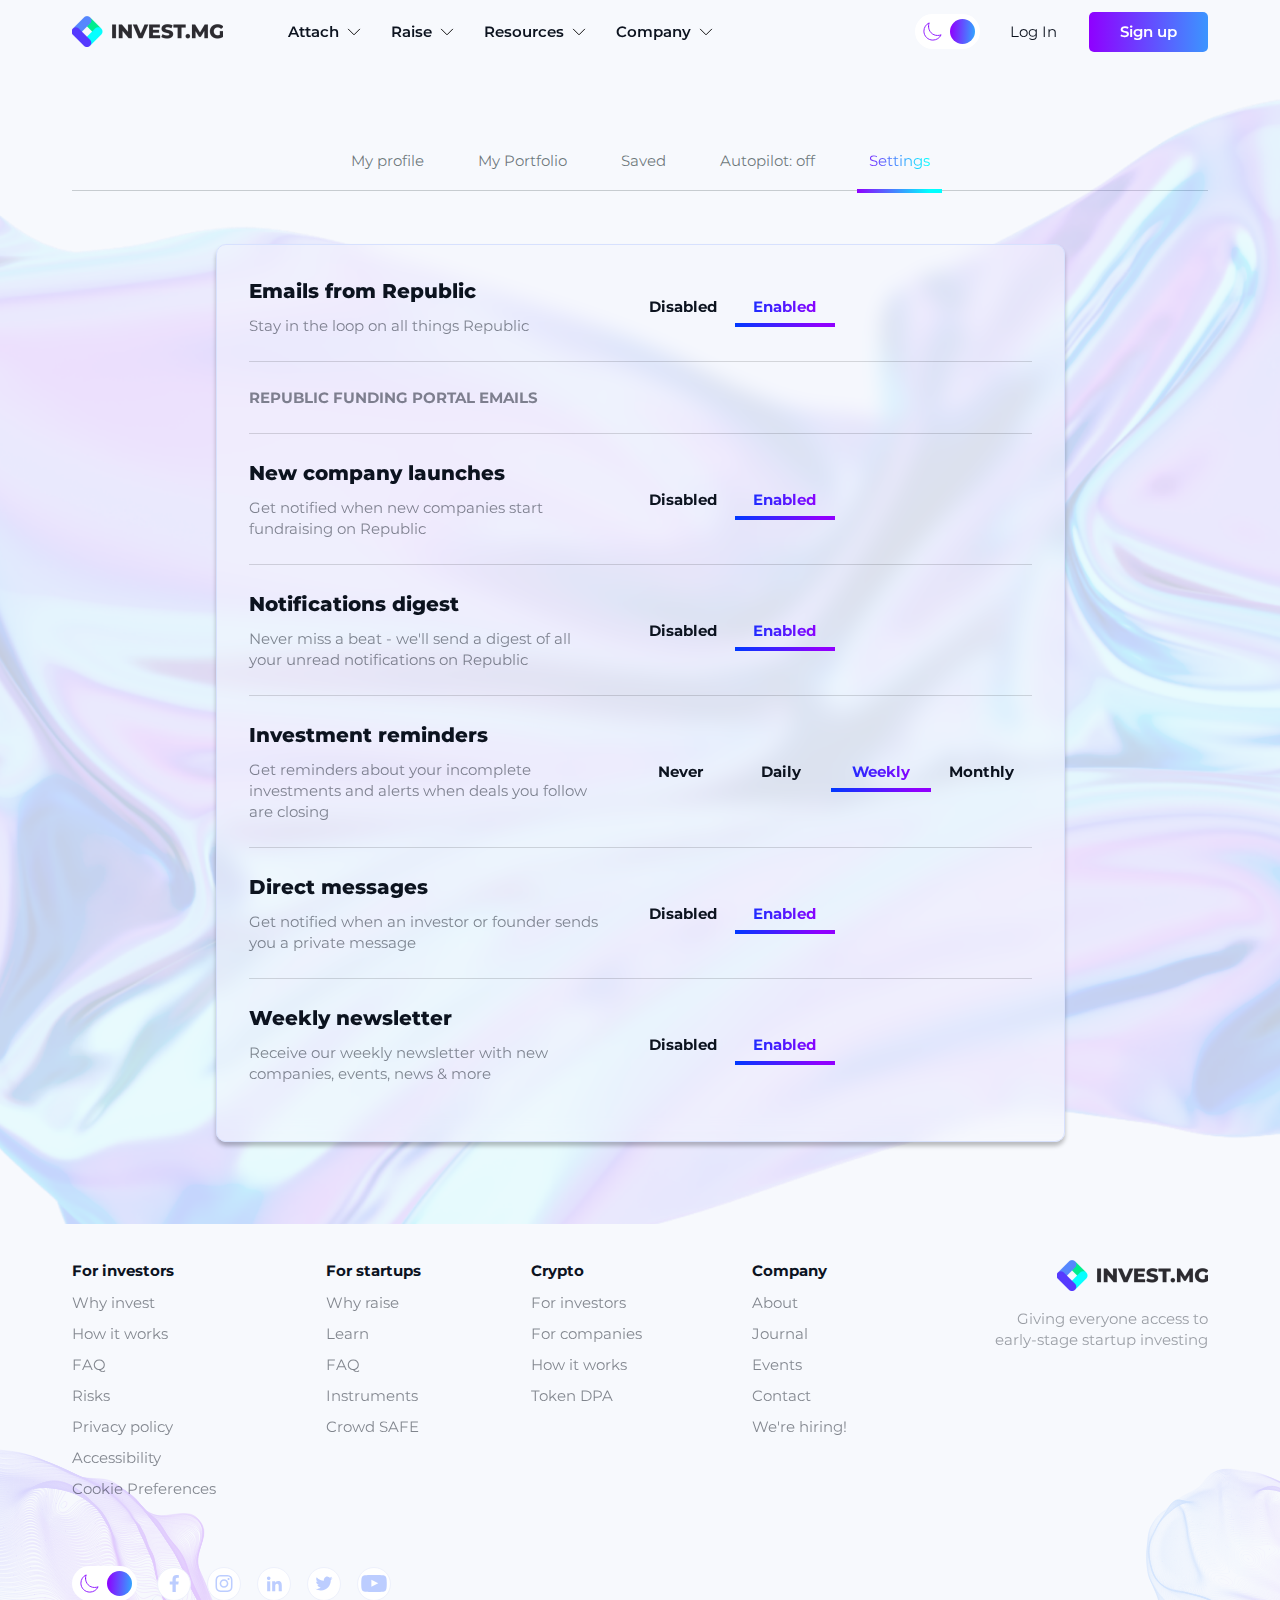
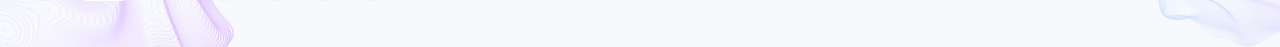
<file: profile-emails.html>
<!DOCTYPE html>
<html lang="en">
	<head>
	   <meta charset="UTF-8">
	   <meta http-equiv="X-UA-Compatible" content="IE=edge">
	   <meta name="viewport" content="width=device-width, initial-scale=1.0">
	   <meta name="format-detection" content="telephone=no">
	   <title>Invest.MG</title>
	   <link rel="stylesheet" href="css/style.css"> 
	</head>
	<body>
		<div class="i-wrapper">
			<header class="i-header">
				<div class="i-header__container">
					<div class="i-header__left">
						<a href="#" class="i-header__logo">
							<img data-light="img/logo-mg.png" data-dark="img/logo-mg-dark.png" src="img/logo-mg.png" alt="">
						</a>
						<nav class="i-menu">
							<ul class="i-menu__list">
								<li class="i-menu__item">
									<a href="#" class="i-menu__link">
										Attach
										<svg width="14" height="8" viewBox="0 0 14 8" fill="none" xmlns="http://www.w3.org/2000/svg">
											<path d="M1.375 1.1875L7 6.8125L12.625 1.1875" stroke="#161616" stroke-linecap="round" stroke-linejoin="round"/>
										</svg>
									</a>
									</a>
									<ul class="i-menu__sublist">
										<b></b>
										<li><a href="">Стартапы</a></li>
										<li><a href="">Арт</a></li>
										<li><a href="">Недвижимость</a></li>
										<li><a href="">Франшизы</a></li>
									</ul>
								</li>
								<li class="i-menu__item">
									<a href="#" class="i-menu__link">
										Raise
										<svg width="14" height="8" viewBox="0 0 14 8" fill="none" xmlns="http://www.w3.org/2000/svg">
											<path d="M1.375 1.1875L7 6.8125L12.625 1.1875" stroke="#161616" stroke-linecap="round" stroke-linejoin="round"/>
										</svg>								
									</a>
									<ul class="i-menu__sublist">
										<b></b>
										<li><a href="">Raise capital</a></li>
										<li><a href="">Advisory services</a></li>
									</ul>

								</li>
								<li class="i-menu__item">
									<a href="#" class="i-menu__link">
										Resources
										<svg width="14" height="8" viewBox="0 0 14 8" fill="none" xmlns="http://www.w3.org/2000/svg">
											<path d="M1.375 1.1875L7 6.8125L12.625 1.1875" stroke="#161616" stroke-linecap="round" stroke-linejoin="round"/>
										</svg>								
									</a>
									<ul class="i-menu__sublist">
										<b></b>
										<li><a href="">Raise capital</a></li>
										<li><a href="">Advisory services</a></li>
										<li><a href="">Share drops</a></li>
										<li><a href="">Partner network</a></li>
									</ul>

								</li>
								<li class="i-menu__item">
									<a href="#" class="i-menu__link">
										Company
										<svg width="14" height="8" viewBox="0 0 14 8" fill="none" xmlns="http://www.w3.org/2000/svg">
											<path d="M1.375 1.1875L7 6.8125L12.625 1.1875" stroke="#161616" stroke-linecap="round" stroke-linejoin="round"/>
										</svg>								
									</a>
									<ul class="i-menu__sublist">
										<b></b>
										<li><a href="">Raise capital</a></li>
										<li><a href="">Advisory services</a></li>
										<li><a href="">Shedworx</a></li>
									</ul>
								</li>
							</ul>
						</nav>
					</div>
					<div class="i-header__actions">
						<div class="i-header__mode">
							<input type="checkbox" id="header-mode">
							<label for="header-mode">
								<img src="img/i-header/light.svg" alt="">
								<span></span>
								<img src="img/i-header/dark.svg" alt="">
							</label>
						</div>
						<div data-da=".i-menu__list, 1023, last"class="i-header__user">
							<a href="#" class="i-header__login">Log In</a>
							<a href="#" class="i-header__signup">Sign up</a>
						</div>
						<div class="i-header__burger">
							<span></span>
						</div>
					</div>
				</div>
			</header>
			<div class="profile-wrapper">
				
			
				<nav class="deal-nav deal-nav-profile">
					<p></p>
					<div class="deal-nav__container">
						<div class="deal-nav__mobile">
							<p>
								Settings
							</p>
							<svg width="21" height="11" viewBox="0 0 21 11" fill="none" xmlns="http://www.w3.org/2000/svg">
							<path d="M0.65625 0.578125L10.5 10.4219L20.3438 0.578125" stroke="url(#paint0_linear_137_4336)" stroke-linecap="round" stroke-linejoin="round"/>
							<defs>
							<linearGradient id="paint0_linear_137_4336" x1="0.65625" y1="6.25416" x2="17.4038" y2="6.1231" gradientUnits="userSpaceOnUse">
							<stop stop-color="#0038FF"/>
							<stop offset="1" stop-color="#8F00FF"/>
							</linearGradient>
							</defs>
							</svg>
						</div>
						<nav>
							<ul data-da=".deal-nav, 870,last">
								<li data-inset="My profile">
									<p>
										<b>My profile</b>
									</p>
									<b></b>
								</li>
								<li data-inset="My Portfolio">
									<p>
										<b>My Portfolio</b>		
									</p>
									<b></b>
								</li>
								<li data-inset="Saved">
									<p>
										<b>Saved</b>
									</p>
									<b></b>
								</li>
								<li data-inset="Autopilot:  off">
									<p>
										<b>Autopilot:  off</b>						
									</p>
									<b></b>
								</li>
								<li class="active" data-inset="Settings">
									<p>
										<b>Settings</b>
									</p>
									<b></b>
								</li>		
							</ul>
						</nav>

					</div>
				</nav>	
				<div class="inset target" data-id="Settings">
					<div class="inset-profile__container">
						<div class="inset-profile inset-emails">
							<div class="inset-emails__row">
								<div class="inset-emails__left">
									<div class="inset-emails__texts">
										<div class="inset-emails__name">
											Emails from Republic
										</div>
										<p>
											Stay in the loop on all things Republic
										</p>
									</div>
								</div>
								<div class="inset-emails__radios">
									<div class="inset-emails__radio">
										<input type="radio" id="emailradio1" name="emailrow1">
										<label for="emailradio1">Disabled</label>
									</div>
									<div class="inset-emails__radio">
										<input checked type="radio" id="emailradio2" name="emailrow1">
										<label for="emailradio2">Enabled</label>
									</div>
								</div>
							</div>
							<div class="inset-emails__row">
								<span>REPUBLIC FUNDING PORTAL EMAILS</span>
							</div>
							<div class="inset-emails__row">
								<div class="inset-emails__left">
									<div class="inset-emails__texts">
										<div class="inset-emails__name">
											New company launches
										</div>
										<p>
											Get notified when new companies start fundraising on Republic
										</p>
									</div>
								</div>
								<div class="inset-emails__radios">
									<div class="inset-emails__radio">
										<input type="radio" id="emailradio3" name="emailrow2">
										<label for="emailradio3">Disabled</label>
									</div>
									<div class="inset-emails__radio">
										<input checked type="radio" id="emailradio4" name="emailrow2">
										<label for="emailradio4">Enabled</label>
									</div>
								</div>
							</div>
							<div class="inset-emails__row">
								<div class="inset-emails__left">

									<div class="inset-emails__texts">
										<div class="inset-emails__name">
											Notifications digest
										</div>
										<p>
											Never miss a beat - we'll send a digest of all your unread notifications on Republic
										</p>
									</div>
								</div>
								<div class="inset-emails__radios">
									<div class="inset-emails__radio">
										<input type="radio" id="emailradio5" name="emailrow3">
										<label for="emailradio5">Disabled</label>
									</div>
									<div class="inset-emails__radio">
										<input checked type="radio" id="emailradio6" name="emailrow3">
										<label for="emailradio6">Enabled</label>
									</div>
								</div>
							</div>
							<div class="inset-emails__row">
								<div class="inset-emails__left">
									<div class="inset-emails__texts">
										<div class="inset-emails__name">
											Investment reminders
										</div>
										<p>
											Get reminders about your incomplete investments and alerts when deals you follow are closing
										</p>
									</div>
								</div>
								<div class="inset-emails__radios inset-emails__radios-grid">
									<div class="inset-emails__radio">
										<input type="radio" id="emailradio7" name="emailrow4">
										<label for="emailradio7">Never</label>
									</div>
									<div class="inset-emails__radio">
										<input type="radio" id="emailradio8" name="emailrow4">
										<label for="emailradio8">Daily</label>
									</div>
									<div class="inset-emails__radio">
										<input checked type="radio" id="emailradio9" name="emailrow4">
										<label for="emailradio9">Weekly</label>
									</div>
									<div class="inset-emails__radio">
										<input type="radio" id="emailradio10" name="emailrow4">
										<label for="emailradio10">Monthly</label>
									</div>

								</div>
							</div>
							<div class="inset-emails__row">
								<div class="inset-emails__left">
									<div class="inset-emails__texts">
										<div class="inset-emails__name">
											Direct messages
										</div>
										<p>
											Get notified when an investor or founder sends you a private message
										</p>
									</div>
								</div>
								<div class="inset-emails__radios">
									<div class="inset-emails__radio">
										<input type="radio" id="emailradio11" name="emailrow5">
										<label for="emailradio11">Disabled</label>
									</div>
									<div class="inset-emails__radio">
										<input checked type="radio" id="emailradio12" name="emailrow5">
										<label for="emailradio12">Enabled</label>
									</div>
								</div>
							</div>
							<div class="inset-emails__row">
								<div class="inset-emails__left">
									<div class="inset-emails__texts">
										<div class="inset-emails__name">
											Weekly newsletter
										</div>
										<p>
											Receive our weekly newsletter with new companies, events, news & more
										</p>
									</div>
								</div>
								<div class="inset-emails__radios">
									<div class="inset-emails__radio">
										<input type="radio" id="emailradio13" name="emailrow6">
										<label for="emailradio13">Disabled</label>
									</div>
									<div class="inset-emails__radio">
										<input checked type="radio" id="emailradio14" name="emailrow6">
										<label for="emailradio14">Enabled</label>
									</div>
								</div>
							</div>
						</div>
					</div>
				</div>	
			</div>		
			<footer class="i-footer">
				<img src="img/i-footer/1.svg" alt="">

				<div class="i-footer__container">
					<div class="i-footer__body">
						<div class="i-footer__wrapper">
							<div class="i-footer__nav">
								<div class="i-footer__list">
									<p>
										For investors
									</p>
									<a href="">Why invest</a>
									<a href="">How it works</a>
									<a href="">FAQ</a>
									<a href="">Risks</a>
									<a href="">Privacy policy</a>
									<a href="">Accessibility</a>
									<a href="">Cookie Preferences</a>
								</div>		
								<div class="i-footer__list">
									<p>For startups</p>
									<a href="">Why raise</a>
									<a href="">Learn</a>
									<a href="">FAQ</a>
									<a href="">Instruments</a>
									<a href="">Crowd SAFE</a>
								</div>	
								<div class="i-footer__list">
									<p>
										Crypto
									</p>
									<a href="">For investors</a>
									<a href="">For companies</a>
									<a href="">How it works</a>
									<a href="">Token DPA</a>
								</div>	
								<div class="i-footer__list">
									<p>
										Company
									</p>
									<a href="">About</a>
									<a href="">Journal</a>
									<a href="">Events</a>
									<a href="">Contact</a>
									<a href="">We're hiring!</a>
								</div>		
							</div>					
							<div class="i-footer__actions">
								<div class="i-header__mode i-footer__mode">
									<input type="checkbox" id="footer-mode">
									<label for="footer-mode">
										<img src="img/i-header/light.svg" alt="">
										<span></span>
										<img src="img/i-header/dark.svg" alt="">
									</label>
								</div>
								<div class="i-footer__socials">
									<a href="#">
										<svg width="10" height="17" viewBox="0 0 10 17" fill="none" xmlns="http://www.w3.org/2000/svg">
										<path d="M9.7481 6.50788L9.28315 9.5625H6.79293V17H3.47269V9.5625H0.75V6.50788H3.47269V4.15039C3.47269 1.49414 5.06644 0 7.49022 0C8.65231 0 9.88084 0.232418 9.88084 0.232418V2.85546H8.51957C7.19144 2.85546 6.79293 3.65234 6.79293 4.51562V6.50788H9.7481Z" fill="url(#paint0_linear_130_3366)"/>
										<defs>
										<linearGradient id="paint0_linear_130_3366" x1="0.75" y1="9.80242" x2="8.51776" y2="9.7861" gradientUnits="userSpaceOnUse">
										<stop stop-color="#0038FF"/>
										<stop offset="1" stop-color="#8F00FF"/>
										</linearGradient>
										</defs>
										</svg>										
									</a>
									<a href="#">
										<svg width="18" height="18" viewBox="0 0 18 18" fill="none" xmlns="http://www.w3.org/2000/svg">
										<path d="M9.00496 1.53156C11.2774 1.53156 11.5465 1.54153 12.4402 1.5814C13.2708 1.61795 13.7192 1.75747 14.0183 1.87375C14.4136 2.02658 14.6994 2.21262 14.995 2.50831C15.294 2.80731 15.4767 3.08971 15.6296 3.48506C15.7459 3.78406 15.8854 4.23588 15.922 5.06312C15.9618 5.9602 15.9717 6.22923 15.9717 8.4983C15.9717 10.7708 15.9618 11.0398 15.922 11.9336C15.8854 12.7642 15.7459 13.2127 15.6296 13.5116C15.4767 13.907 15.2907 14.1927 14.995 14.4884C14.696 14.7873 14.4136 14.9701 14.0183 15.1229C13.7192 15.2392 13.2674 15.3788 12.4402 15.4153C11.5432 15.4551 11.274 15.4652 9.00496 15.4652C6.73263 15.4652 6.46346 15.4551 5.56977 15.4153C4.7392 15.3788 4.2907 15.2392 3.9917 15.1229C3.59635 14.9701 3.31064 14.7841 3.01495 14.4884C2.71595 14.1893 2.53323 13.907 2.3804 13.5116C2.26412 13.2127 2.12459 12.7608 2.08804 11.9336C2.04818 11.0365 2.0382 10.7674 2.0382 8.4983C2.0382 6.22597 2.04818 5.9568 2.08804 5.06312C2.12459 4.23256 2.26412 3.78406 2.3804 3.48506C2.53323 3.08971 2.71926 2.80398 3.01495 2.50831C3.31395 2.20931 3.59635 2.02658 3.9917 1.87375C4.2907 1.75747 4.74252 1.61795 5.56977 1.5814C6.46346 1.54153 6.73263 1.53156 9.00496 1.53156ZM9.00496 0C6.69607 0 6.40693 0.00997347 5.5 0.0498385C4.59635 0.0897035 3.97508 0.235875 3.43688 0.445188C2.87541 0.664445 2.40033 0.953488 1.92857 1.42857C1.45349 1.90033 1.16444 2.37541 0.945187 2.93355C0.735875 3.47508 0.589703 4.09302 0.549838 4.99668C0.509973 5.90693 0.5 6.19608 0.5 8.50496C0.5 10.814 0.509973 11.103 0.549838 12.0099C0.589703 12.9136 0.735875 13.5348 0.945187 14.073C1.16444 14.6346 1.45349 15.1096 1.92857 15.5814C2.40033 16.0531 2.87541 16.3455 3.43355 16.5614C3.97508 16.7708 4.59302 16.917 5.49668 16.9568C6.40368 16.9967 6.69267 17.0067 9.0017 17.0067C11.3106 17.0067 11.5997 16.9967 12.5067 16.9568C13.4104 16.917 14.0316 16.7708 14.5698 16.5614C15.1279 16.3455 15.6029 16.0531 16.0747 15.5814C16.5464 15.1096 16.8388 14.6346 17.0549 14.0764C17.2641 13.5348 17.4103 12.9169 17.4501 12.0133C17.4901 11.1064 17.5 10.8172 17.5 8.50836C17.5 6.19933 17.4901 5.91033 17.4501 5.00333C17.4103 4.09966 17.2641 3.4784 17.0549 2.94019C16.8455 2.37541 16.5565 1.90033 16.0813 1.42857C15.6096 0.956817 15.1346 0.664445 14.5764 0.448502C14.0348 0.239204 13.4169 0.0930182 12.5133 0.0531532C11.603 0.00997324 11.314 0 9.00496 0Z" fill="url(#paint0_linear_228_18630)"/>
										<path d="M9.00537 4.13623C6.59335 4.13623 4.63654 6.0931 4.63654 8.50498C4.63654 10.917 6.59335 12.8738 9.00537 12.8738C11.4172 12.8738 13.3741 10.917 13.3741 8.50498C13.3741 6.0931 11.4172 4.13623 9.00537 4.13623ZM9.00537 11.3389C7.44052 11.3389 6.17147 10.0698 6.17147 8.50498C6.17147 6.94027 7.44052 5.67108 9.00537 5.67108C10.5701 5.67108 11.8393 6.94027 11.8393 8.50498C11.8393 10.0698 10.5701 11.3389 9.00537 11.3389Z" fill="url(#paint1_linear_228_18630)"/>
										<path d="M14.5663 3.96329C14.5663 4.52807 14.1078 4.98323 13.5463 4.98323C12.9815 4.98323 12.5265 4.52476 12.5265 3.96329C12.5265 3.39851 12.9849 2.94336 13.5463 2.94336C14.1078 2.94336 14.5663 3.40184 14.5663 3.96329Z" fill="url(#paint2_linear_228_18630)"/>
										<defs>
										<linearGradient id="paint0_linear_228_18630" x1="0.5" y1="9.80626" x2="14.962" y2="9.7497" gradientUnits="userSpaceOnUse">
										<stop stop-color="#0038FF"/>
										<stop offset="1" stop-color="#8F00FF"/>
										</linearGradient>
										<linearGradient id="paint1_linear_228_18630" x1="4.63654" y1="9.17445" x2="12.0696" y2="9.14536" gradientUnits="userSpaceOnUse">
										<stop stop-color="#0038FF"/>
										<stop offset="1" stop-color="#8F00FF"/>
										</linearGradient>
										<linearGradient id="paint2_linear_228_18630" x1="12.5265" y1="4.11958" x2="14.2618" y2="4.11279" gradientUnits="userSpaceOnUse">
										<stop stop-color="#0038FF"/>
										<stop offset="1" stop-color="#8F00FF"/>
										</linearGradient>
										</defs>
										</svg>										
									</a>
									<a href="#">
										<svg width="16" height="16" viewBox="0 0 16 16" fill="none" xmlns="http://www.w3.org/2000/svg">
										<path d="M4.23694 5.33057V15.2583H1.14905V5.33057H4.23694Z" fill="url(#paint0_linear_228_18752)"/>
										<path d="M4.46936 2.17627C4.46936 3.17236 3.67248 4.00244 2.6764 4.00244C1.7135 4.00244 0.916626 3.17236 0.916626 2.17627C0.916626 1.21338 1.7135 0.416504 2.6764 0.416504C3.67248 0.416504 4.46936 1.21338 4.46936 2.17627Z" fill="url(#paint1_linear_228_18752)"/>
										<path d="M15.7917 15.2583H12.7038V10.4438C12.7038 9.2817 12.6706 7.82084 11.0769 7.82084C9.4831 7.82084 9.25063 9.04937 9.25063 10.3442V15.2583H6.16272V5.33062H9.11789V6.69189H9.15104C9.58269 5.92817 10.5788 5.09814 12.0729 5.09814C15.194 5.09814 15.7917 7.1567 15.7917 9.81295V15.2583Z" fill="url(#paint2_linear_228_18752)"/>
										<defs>
										<linearGradient id="paint0_linear_228_18752" x1="1.14905" y1="11.055" x2="3.77598" y2="11.0518" gradientUnits="userSpaceOnUse">
										<stop stop-color="#0038FF"/>
										<stop offset="1" stop-color="#8F00FF"/>
										</linearGradient>
										<linearGradient id="paint1_linear_228_18752" x1="0.916626" y1="2.4842" x2="3.93896" y2="2.47249" gradientUnits="userSpaceOnUse">
										<stop stop-color="#0038FF"/>
										<stop offset="1" stop-color="#8F00FF"/>
										</linearGradient>
										<linearGradient id="paint2_linear_228_18752" x1="6.16272" y1="10.9566" x2="14.3541" y2="10.9263" gradientUnits="userSpaceOnUse">
										<stop stop-color="#0038FF"/>
										<stop offset="1" stop-color="#8F00FF"/>
										</linearGradient>
										</defs>
										</svg>										
									</a>
									<a href="#">
										<svg width="18" height="15" viewBox="0 0 18 15" fill="none" xmlns="http://www.w3.org/2000/svg">
										<path d="M5.84803 14.4063C12.2616 14.4063 15.7704 9.09151 15.7704 4.48385C15.7704 4.33443 15.7671 4.1817 15.7605 4.03228C16.443 3.53865 17.0321 2.92721 17.5 2.2267C16.8643 2.50954 16.1893 2.69426 15.4982 2.77455C16.2258 2.33833 16.7708 1.65308 17.0318 0.845775C16.3473 1.25151 15.5986 1.53772 14.8178 1.69213C14.2918 1.13322 13.5964 0.763155 12.8389 0.639154C12.0815 0.515139 11.3043 0.644113 10.6276 1.0061C9.95072 1.36809 9.41211 1.94294 9.09478 2.6418C8.77744 3.34064 8.69924 4.12455 8.87222 4.87225C7.48587 4.80269 6.12979 4.44265 4.89165 3.81535C3.65351 3.18805 2.56104 2.30755 1.68501 1.23094C1.23978 1.99857 1.10354 2.90694 1.30399 3.77143C1.50442 4.63591 2.0265 5.3916 2.76412 5.88503C2.21036 5.86746 1.66874 5.71829 1.18398 5.45011V5.49318C1.18349 6.29884 1.46199 7.0797 1.97213 7.70318C2.48229 8.32665 3.1926 8.7542 3.98234 8.91315C3.46938 9.05355 2.93099 9.07395 2.40885 8.97294C2.6317 9.66569 3.06529 10.2716 3.64909 10.7062C4.23289 11.1407 4.93779 11.3821 5.66541 11.3967C4.43013 12.3671 2.90421 12.8934 1.3334 12.8909C1.05482 12.8904 0.776533 12.8734 0.5 12.8397C2.09578 13.8636 3.95209 14.4073 5.84803 14.4063Z" fill="url(#paint0_linear_130_3379)"/>
										<defs>
										<linearGradient id="paint0_linear_130_3379" x1="0.5" y1="8.55803" x2="14.9619" y2="8.48839" gradientUnits="userSpaceOnUse">
										<stop stop-color="#0038FF"/>
										<stop offset="1" stop-color="#8F00FF"/>
										</linearGradient>
										</defs>
										</svg>
									</a>
									<a href="#">
										<svg width="26" height="17" viewBox="0 0 26 17" fill="none" xmlns="http://www.w3.org/2000/svg">
										<path d="M25.496 3.66815C25.496 3.66815 25.2469 2.00166 24.48 1.26993C23.5088 0.306864 22.4231 0.302132 21.925 0.245494C18.359 -3.1665e-07 13.005 0 13.005 0H12.995C12.995 0 7.64102 -3.1665e-07 4.075 0.245494C3.57696 0.302132 2.49121 0.306864 1.52001 1.26993C0.75303 2.00166 0.508981 3.66815 0.508981 3.66815C0.508981 3.66815 0.25 5.62733 0.25 7.58172V9.41347C0.25 11.3679 0.504008 13.3271 0.504008 13.3271C0.504008 13.3271 0.75303 14.9936 1.51504 15.7254C2.48624 16.6885 3.76124 16.6553 4.32901 16.7592C6.37099 16.9433 13 17 13 17C13 17 18.359 16.9905 21.925 16.7498C22.4231 16.6931 23.5088 16.6885 24.48 15.7254C25.2469 14.9936 25.496 13.3271 25.496 13.3271C25.496 13.3271 25.75 11.3727 25.75 9.41347V7.58172C25.75 5.62733 25.496 3.66815 25.496 3.66815ZM10.3653 11.6371V4.84365L17.2533 8.25208L10.3653 11.6371Z" fill="url(#paint0_linear_130_3382)"/>
										<defs>
										<linearGradient id="paint0_linear_130_3382" x1="0.25" y1="9.80242" x2="21.9426" y2="9.67511" gradientUnits="userSpaceOnUse">
										<stop stop-color="#0038FF"/>
										<stop offset="1" stop-color="#8F00FF"/>
										</linearGradient>
										</defs>
										</svg>
									</a>
								</div>
							</div>			
						</div>

						<div class="i-footer__right">
							<a href="#" class="i-footer__logo">
								<img data-light="img/logo-mg.png" data-dark="img/logo-mg-dark.png" src="img/logo-mg.png" alt="">
							</a>
							<p>
								Giving everyone access to early-stage startup investing
							</p>
						</div>
					</div>
				</div>
				<img src="img/i-footer/2.svg" alt="">
			</footer>
		</div>
		<script src="js/jquery-3.6.0.min.js"></script>
		<script src="js/dynamicadapt.js"></script>  
		<script src="js/script.js"></script>  
	</body>
</html>
</file>
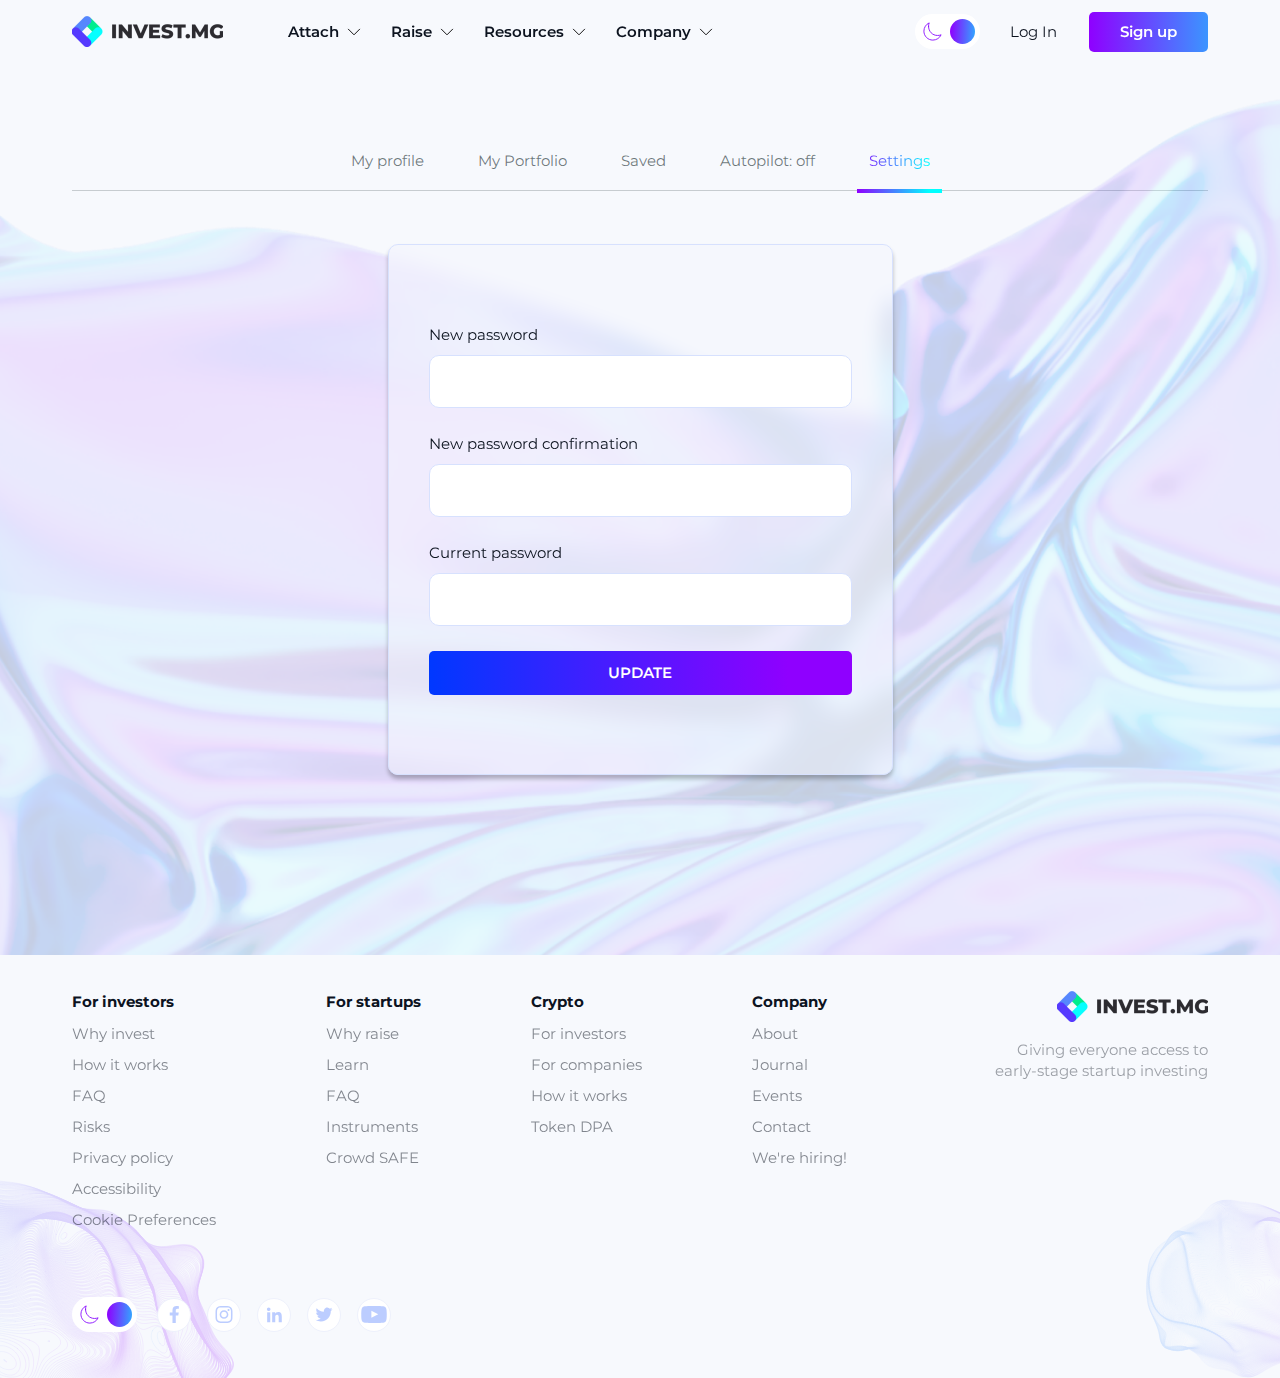
<file: profile-newpass.html>
<!DOCTYPE html>
<html lang="en">
	<head>
	   <meta charset="UTF-8">
	   <meta http-equiv="X-UA-Compatible" content="IE=edge">
	   <meta name="viewport" content="width=device-width, initial-scale=1.0">
	   <meta name="format-detection" content="telephone=no">
	   <title>Invest.MG</title>
	   <link rel="stylesheet" href="css/style.css"> 
	</head>
	<body>
		<div class="i-wrapper">
			<header class="i-header">
				<div class="i-header__container">
					<div class="i-header__left">
						<a href="#" class="i-header__logo">
							<img data-light="img/logo-mg.png" data-dark="img/logo-mg-dark.png" src="img/logo-mg.png" alt="">
						</a>
						<nav class="i-menu">
							<ul class="i-menu__list">
								<li class="i-menu__item">
									<a href="#" class="i-menu__link">
										Attach
										<svg width="14" height="8" viewBox="0 0 14 8" fill="none" xmlns="http://www.w3.org/2000/svg">
											<path d="M1.375 1.1875L7 6.8125L12.625 1.1875" stroke="#161616" stroke-linecap="round" stroke-linejoin="round"/>
										</svg>
									</a>
									</a>
									<ul class="i-menu__sublist">
										<b></b>
										<li><a href="">Стартапы</a></li>
										<li><a href="">Арт</a></li>
										<li><a href="">Недвижимость</a></li>
										<li><a href="">Франшизы</a></li>
									</ul>
								</li>
								<li class="i-menu__item">
									<a href="#" class="i-menu__link">
										Raise
										<svg width="14" height="8" viewBox="0 0 14 8" fill="none" xmlns="http://www.w3.org/2000/svg">
											<path d="M1.375 1.1875L7 6.8125L12.625 1.1875" stroke="#161616" stroke-linecap="round" stroke-linejoin="round"/>
										</svg>								
									</a>
									<ul class="i-menu__sublist">
										<b></b>
										<li><a href="">Raise capital</a></li>
										<li><a href="">Advisory services</a></li>
									</ul>

								</li>
								<li class="i-menu__item">
									<a href="#" class="i-menu__link">
										Resources
										<svg width="14" height="8" viewBox="0 0 14 8" fill="none" xmlns="http://www.w3.org/2000/svg">
											<path d="M1.375 1.1875L7 6.8125L12.625 1.1875" stroke="#161616" stroke-linecap="round" stroke-linejoin="round"/>
										</svg>								
									</a>
									<ul class="i-menu__sublist">
										<b></b>
										<li><a href="">Raise capital</a></li>
										<li><a href="">Advisory services</a></li>
										<li><a href="">Share drops</a></li>
										<li><a href="">Partner network</a></li>
									</ul>

								</li>
								<li class="i-menu__item">
									<a href="#" class="i-menu__link">
										Company
										<svg width="14" height="8" viewBox="0 0 14 8" fill="none" xmlns="http://www.w3.org/2000/svg">
											<path d="M1.375 1.1875L7 6.8125L12.625 1.1875" stroke="#161616" stroke-linecap="round" stroke-linejoin="round"/>
										</svg>								
									</a>
									<ul class="i-menu__sublist">
										<b></b>
										<li><a href="">Raise capital</a></li>
										<li><a href="">Advisory services</a></li>
										<li><a href="">Shedworx</a></li>
									</ul>
								</li>
							</ul>
						</nav>
					</div>
					<div class="i-header__actions">
						<div class="i-header__mode">
							<input type="checkbox" id="header-mode">
							<label for="header-mode">
								<img src="img/i-header/light.svg" alt="">
								<span></span>
								<img src="img/i-header/dark.svg" alt="">
							</label>
						</div>
						<div data-da=".i-menu__list, 1023, last"class="i-header__user">
							<a href="#" class="i-header__login">Log In</a>
							<a href="#" class="i-header__signup">Sign up</a>
						</div>
						<div class="i-header__burger">
							<span></span>
						</div>
					</div>
				</div>
			</header>
			<div class="profile-wrapper">
				
			
				<nav class="deal-nav deal-nav-profile">
					<p></p>
					<div class="deal-nav__container">
						<div class="deal-nav__mobile">
							<p>
								Settings
							</p>
							<svg width="21" height="11" viewBox="0 0 21 11" fill="none" xmlns="http://www.w3.org/2000/svg">
							<path d="M0.65625 0.578125L10.5 10.4219L20.3438 0.578125" stroke="url(#paint0_linear_137_4336)" stroke-linecap="round" stroke-linejoin="round"/>
							<defs>
							<linearGradient id="paint0_linear_137_4336" x1="0.65625" y1="6.25416" x2="17.4038" y2="6.1231" gradientUnits="userSpaceOnUse">
							<stop stop-color="#0038FF"/>
							<stop offset="1" stop-color="#8F00FF"/>
							</linearGradient>
							</defs>
							</svg>
						</div>
						<nav>
							<ul data-da=".deal-nav, 870,last">
								<li data-inset="My profile">
									<p>
										<b>My profile</b>
									</p>
									<b></b>
								</li>
								<li data-inset="My Portfolio">
									<p>
										<b>My Portfolio</b>		
									</p>
									<b></b>
								</li>
								<li data-inset="Saved">
									<p>
										<b>Saved</b>
									</p>
									<b></b>
								</li>
								<li data-inset="Autopilot:  off">
									<p>
										<b>Autopilot:  off</b>						
									</p>
									<b></b>
								</li>
								<li class="active" data-inset="Settings">
									<p>
										<b>Settings</b>
									</p>
									<b></b>
								</li>		
							</ul>
						</nav>

					</div>
				</nav>	
				<div class="inset target" data-id="Settings">
					<div class="inset-profile__container">
						<div class="inset-profile inset-newpass">
							<div class="inset-profile__content">
								<div class="inset-profile__row">
									<span>New password</span>
									<input type="password" value="">
								</div>
								<div class="inset-profile__row">
									<span>New password confirmation</span>
									<input type="password" value="">
								</div>
								<div class="inset-profile__row">
									<span>Current password</span>
									<input type="password" value="">
								</div>
							</div>
							<div class="inset-newpass__bottom">
								<a href="#" class="inset-profile__save">Update</a>
							</div>
						</div>
					</div>
				</div>	
			</div>		
			<footer class="i-footer">
				<img src="img/i-footer/1.svg" alt="">

				<div class="i-footer__container">
					<div class="i-footer__body">
						<div class="i-footer__wrapper">
							<div class="i-footer__nav">
								<div class="i-footer__list">
									<p>
										For investors
									</p>
									<a href="">Why invest</a>
									<a href="">How it works</a>
									<a href="">FAQ</a>
									<a href="">Risks</a>
									<a href="">Privacy policy</a>
									<a href="">Accessibility</a>
									<a href="">Cookie Preferences</a>
								</div>		
								<div class="i-footer__list">
									<p>For startups</p>
									<a href="">Why raise</a>
									<a href="">Learn</a>
									<a href="">FAQ</a>
									<a href="">Instruments</a>
									<a href="">Crowd SAFE</a>
								</div>	
								<div class="i-footer__list">
									<p>
										Crypto
									</p>
									<a href="">For investors</a>
									<a href="">For companies</a>
									<a href="">How it works</a>
									<a href="">Token DPA</a>
								</div>	
								<div class="i-footer__list">
									<p>
										Company
									</p>
									<a href="">About</a>
									<a href="">Journal</a>
									<a href="">Events</a>
									<a href="">Contact</a>
									<a href="">We're hiring!</a>
								</div>		
							</div>					
							<div class="i-footer__actions">
								<div class="i-header__mode i-footer__mode">
									<input type="checkbox" id="footer-mode">
									<label for="footer-mode">
										<img src="img/i-header/light.svg" alt="">
										<span></span>
										<img src="img/i-header/dark.svg" alt="">
									</label>
								</div>
								<div class="i-footer__socials">
									<a href="#">
										<svg width="10" height="17" viewBox="0 0 10 17" fill="none" xmlns="http://www.w3.org/2000/svg">
										<path d="M9.7481 6.50788L9.28315 9.5625H6.79293V17H3.47269V9.5625H0.75V6.50788H3.47269V4.15039C3.47269 1.49414 5.06644 0 7.49022 0C8.65231 0 9.88084 0.232418 9.88084 0.232418V2.85546H8.51957C7.19144 2.85546 6.79293 3.65234 6.79293 4.51562V6.50788H9.7481Z" fill="url(#paint0_linear_130_3366)"/>
										<defs>
										<linearGradient id="paint0_linear_130_3366" x1="0.75" y1="9.80242" x2="8.51776" y2="9.7861" gradientUnits="userSpaceOnUse">
										<stop stop-color="#0038FF"/>
										<stop offset="1" stop-color="#8F00FF"/>
										</linearGradient>
										</defs>
										</svg>										
									</a>
									<a href="#">
										<svg width="18" height="18" viewBox="0 0 18 18" fill="none" xmlns="http://www.w3.org/2000/svg">
										<path d="M9.00496 1.53156C11.2774 1.53156 11.5465 1.54153 12.4402 1.5814C13.2708 1.61795 13.7192 1.75747 14.0183 1.87375C14.4136 2.02658 14.6994 2.21262 14.995 2.50831C15.294 2.80731 15.4767 3.08971 15.6296 3.48506C15.7459 3.78406 15.8854 4.23588 15.922 5.06312C15.9618 5.9602 15.9717 6.22923 15.9717 8.4983C15.9717 10.7708 15.9618 11.0398 15.922 11.9336C15.8854 12.7642 15.7459 13.2127 15.6296 13.5116C15.4767 13.907 15.2907 14.1927 14.995 14.4884C14.696 14.7873 14.4136 14.9701 14.0183 15.1229C13.7192 15.2392 13.2674 15.3788 12.4402 15.4153C11.5432 15.4551 11.274 15.4652 9.00496 15.4652C6.73263 15.4652 6.46346 15.4551 5.56977 15.4153C4.7392 15.3788 4.2907 15.2392 3.9917 15.1229C3.59635 14.9701 3.31064 14.7841 3.01495 14.4884C2.71595 14.1893 2.53323 13.907 2.3804 13.5116C2.26412 13.2127 2.12459 12.7608 2.08804 11.9336C2.04818 11.0365 2.0382 10.7674 2.0382 8.4983C2.0382 6.22597 2.04818 5.9568 2.08804 5.06312C2.12459 4.23256 2.26412 3.78406 2.3804 3.48506C2.53323 3.08971 2.71926 2.80398 3.01495 2.50831C3.31395 2.20931 3.59635 2.02658 3.9917 1.87375C4.2907 1.75747 4.74252 1.61795 5.56977 1.5814C6.46346 1.54153 6.73263 1.53156 9.00496 1.53156ZM9.00496 0C6.69607 0 6.40693 0.00997347 5.5 0.0498385C4.59635 0.0897035 3.97508 0.235875 3.43688 0.445188C2.87541 0.664445 2.40033 0.953488 1.92857 1.42857C1.45349 1.90033 1.16444 2.37541 0.945187 2.93355C0.735875 3.47508 0.589703 4.09302 0.549838 4.99668C0.509973 5.90693 0.5 6.19608 0.5 8.50496C0.5 10.814 0.509973 11.103 0.549838 12.0099C0.589703 12.9136 0.735875 13.5348 0.945187 14.073C1.16444 14.6346 1.45349 15.1096 1.92857 15.5814C2.40033 16.0531 2.87541 16.3455 3.43355 16.5614C3.97508 16.7708 4.59302 16.917 5.49668 16.9568C6.40368 16.9967 6.69267 17.0067 9.0017 17.0067C11.3106 17.0067 11.5997 16.9967 12.5067 16.9568C13.4104 16.917 14.0316 16.7708 14.5698 16.5614C15.1279 16.3455 15.6029 16.0531 16.0747 15.5814C16.5464 15.1096 16.8388 14.6346 17.0549 14.0764C17.2641 13.5348 17.4103 12.9169 17.4501 12.0133C17.4901 11.1064 17.5 10.8172 17.5 8.50836C17.5 6.19933 17.4901 5.91033 17.4501 5.00333C17.4103 4.09966 17.2641 3.4784 17.0549 2.94019C16.8455 2.37541 16.5565 1.90033 16.0813 1.42857C15.6096 0.956817 15.1346 0.664445 14.5764 0.448502C14.0348 0.239204 13.4169 0.0930182 12.5133 0.0531532C11.603 0.00997324 11.314 0 9.00496 0Z" fill="url(#paint0_linear_228_18630)"/>
										<path d="M9.00537 4.13623C6.59335 4.13623 4.63654 6.0931 4.63654 8.50498C4.63654 10.917 6.59335 12.8738 9.00537 12.8738C11.4172 12.8738 13.3741 10.917 13.3741 8.50498C13.3741 6.0931 11.4172 4.13623 9.00537 4.13623ZM9.00537 11.3389C7.44052 11.3389 6.17147 10.0698 6.17147 8.50498C6.17147 6.94027 7.44052 5.67108 9.00537 5.67108C10.5701 5.67108 11.8393 6.94027 11.8393 8.50498C11.8393 10.0698 10.5701 11.3389 9.00537 11.3389Z" fill="url(#paint1_linear_228_18630)"/>
										<path d="M14.5663 3.96329C14.5663 4.52807 14.1078 4.98323 13.5463 4.98323C12.9815 4.98323 12.5265 4.52476 12.5265 3.96329C12.5265 3.39851 12.9849 2.94336 13.5463 2.94336C14.1078 2.94336 14.5663 3.40184 14.5663 3.96329Z" fill="url(#paint2_linear_228_18630)"/>
										<defs>
										<linearGradient id="paint0_linear_228_18630" x1="0.5" y1="9.80626" x2="14.962" y2="9.7497" gradientUnits="userSpaceOnUse">
										<stop stop-color="#0038FF"/>
										<stop offset="1" stop-color="#8F00FF"/>
										</linearGradient>
										<linearGradient id="paint1_linear_228_18630" x1="4.63654" y1="9.17445" x2="12.0696" y2="9.14536" gradientUnits="userSpaceOnUse">
										<stop stop-color="#0038FF"/>
										<stop offset="1" stop-color="#8F00FF"/>
										</linearGradient>
										<linearGradient id="paint2_linear_228_18630" x1="12.5265" y1="4.11958" x2="14.2618" y2="4.11279" gradientUnits="userSpaceOnUse">
										<stop stop-color="#0038FF"/>
										<stop offset="1" stop-color="#8F00FF"/>
										</linearGradient>
										</defs>
										</svg>										
									</a>
									<a href="#">
										<svg width="16" height="16" viewBox="0 0 16 16" fill="none" xmlns="http://www.w3.org/2000/svg">
										<path d="M4.23694 5.33057V15.2583H1.14905V5.33057H4.23694Z" fill="url(#paint0_linear_228_18752)"/>
										<path d="M4.46936 2.17627C4.46936 3.17236 3.67248 4.00244 2.6764 4.00244C1.7135 4.00244 0.916626 3.17236 0.916626 2.17627C0.916626 1.21338 1.7135 0.416504 2.6764 0.416504C3.67248 0.416504 4.46936 1.21338 4.46936 2.17627Z" fill="url(#paint1_linear_228_18752)"/>
										<path d="M15.7917 15.2583H12.7038V10.4438C12.7038 9.2817 12.6706 7.82084 11.0769 7.82084C9.4831 7.82084 9.25063 9.04937 9.25063 10.3442V15.2583H6.16272V5.33062H9.11789V6.69189H9.15104C9.58269 5.92817 10.5788 5.09814 12.0729 5.09814C15.194 5.09814 15.7917 7.1567 15.7917 9.81295V15.2583Z" fill="url(#paint2_linear_228_18752)"/>
										<defs>
										<linearGradient id="paint0_linear_228_18752" x1="1.14905" y1="11.055" x2="3.77598" y2="11.0518" gradientUnits="userSpaceOnUse">
										<stop stop-color="#0038FF"/>
										<stop offset="1" stop-color="#8F00FF"/>
										</linearGradient>
										<linearGradient id="paint1_linear_228_18752" x1="0.916626" y1="2.4842" x2="3.93896" y2="2.47249" gradientUnits="userSpaceOnUse">
										<stop stop-color="#0038FF"/>
										<stop offset="1" stop-color="#8F00FF"/>
										</linearGradient>
										<linearGradient id="paint2_linear_228_18752" x1="6.16272" y1="10.9566" x2="14.3541" y2="10.9263" gradientUnits="userSpaceOnUse">
										<stop stop-color="#0038FF"/>
										<stop offset="1" stop-color="#8F00FF"/>
										</linearGradient>
										</defs>
										</svg>										
									</a>
									<a href="#">
										<svg width="18" height="15" viewBox="0 0 18 15" fill="none" xmlns="http://www.w3.org/2000/svg">
										<path d="M5.84803 14.4063C12.2616 14.4063 15.7704 9.09151 15.7704 4.48385C15.7704 4.33443 15.7671 4.1817 15.7605 4.03228C16.443 3.53865 17.0321 2.92721 17.5 2.2267C16.8643 2.50954 16.1893 2.69426 15.4982 2.77455C16.2258 2.33833 16.7708 1.65308 17.0318 0.845775C16.3473 1.25151 15.5986 1.53772 14.8178 1.69213C14.2918 1.13322 13.5964 0.763155 12.8389 0.639154C12.0815 0.515139 11.3043 0.644113 10.6276 1.0061C9.95072 1.36809 9.41211 1.94294 9.09478 2.6418C8.77744 3.34064 8.69924 4.12455 8.87222 4.87225C7.48587 4.80269 6.12979 4.44265 4.89165 3.81535C3.65351 3.18805 2.56104 2.30755 1.68501 1.23094C1.23978 1.99857 1.10354 2.90694 1.30399 3.77143C1.50442 4.63591 2.0265 5.3916 2.76412 5.88503C2.21036 5.86746 1.66874 5.71829 1.18398 5.45011V5.49318C1.18349 6.29884 1.46199 7.0797 1.97213 7.70318C2.48229 8.32665 3.1926 8.7542 3.98234 8.91315C3.46938 9.05355 2.93099 9.07395 2.40885 8.97294C2.6317 9.66569 3.06529 10.2716 3.64909 10.7062C4.23289 11.1407 4.93779 11.3821 5.66541 11.3967C4.43013 12.3671 2.90421 12.8934 1.3334 12.8909C1.05482 12.8904 0.776533 12.8734 0.5 12.8397C2.09578 13.8636 3.95209 14.4073 5.84803 14.4063Z" fill="url(#paint0_linear_130_3379)"/>
										<defs>
										<linearGradient id="paint0_linear_130_3379" x1="0.5" y1="8.55803" x2="14.9619" y2="8.48839" gradientUnits="userSpaceOnUse">
										<stop stop-color="#0038FF"/>
										<stop offset="1" stop-color="#8F00FF"/>
										</linearGradient>
										</defs>
										</svg>
									</a>
									<a href="#">
										<svg width="26" height="17" viewBox="0 0 26 17" fill="none" xmlns="http://www.w3.org/2000/svg">
										<path d="M25.496 3.66815C25.496 3.66815 25.2469 2.00166 24.48 1.26993C23.5088 0.306864 22.4231 0.302132 21.925 0.245494C18.359 -3.1665e-07 13.005 0 13.005 0H12.995C12.995 0 7.64102 -3.1665e-07 4.075 0.245494C3.57696 0.302132 2.49121 0.306864 1.52001 1.26993C0.75303 2.00166 0.508981 3.66815 0.508981 3.66815C0.508981 3.66815 0.25 5.62733 0.25 7.58172V9.41347C0.25 11.3679 0.504008 13.3271 0.504008 13.3271C0.504008 13.3271 0.75303 14.9936 1.51504 15.7254C2.48624 16.6885 3.76124 16.6553 4.32901 16.7592C6.37099 16.9433 13 17 13 17C13 17 18.359 16.9905 21.925 16.7498C22.4231 16.6931 23.5088 16.6885 24.48 15.7254C25.2469 14.9936 25.496 13.3271 25.496 13.3271C25.496 13.3271 25.75 11.3727 25.75 9.41347V7.58172C25.75 5.62733 25.496 3.66815 25.496 3.66815ZM10.3653 11.6371V4.84365L17.2533 8.25208L10.3653 11.6371Z" fill="url(#paint0_linear_130_3382)"/>
										<defs>
										<linearGradient id="paint0_linear_130_3382" x1="0.25" y1="9.80242" x2="21.9426" y2="9.67511" gradientUnits="userSpaceOnUse">
										<stop stop-color="#0038FF"/>
										<stop offset="1" stop-color="#8F00FF"/>
										</linearGradient>
										</defs>
										</svg>
									</a>
								</div>
							</div>			
						</div>

						<div class="i-footer__right">
							<a href="#" class="i-footer__logo">
								<img data-light="img/logo-mg.png" data-dark="img/logo-mg-dark.png" src="img/logo-mg.png" alt="">
							</a>
							<p>
								Giving everyone access to early-stage startup investing
							</p>
						</div>
					</div>
				</div>
				<img src="img/i-footer/2.svg" alt="">
			</footer>
		</div>
		<script src="js/jquery-3.6.0.min.js"></script>
		<script src="js/dynamicadapt.js"></script>  
		<script src="js/script.js"></script>  
	</body>
</html>
</file>
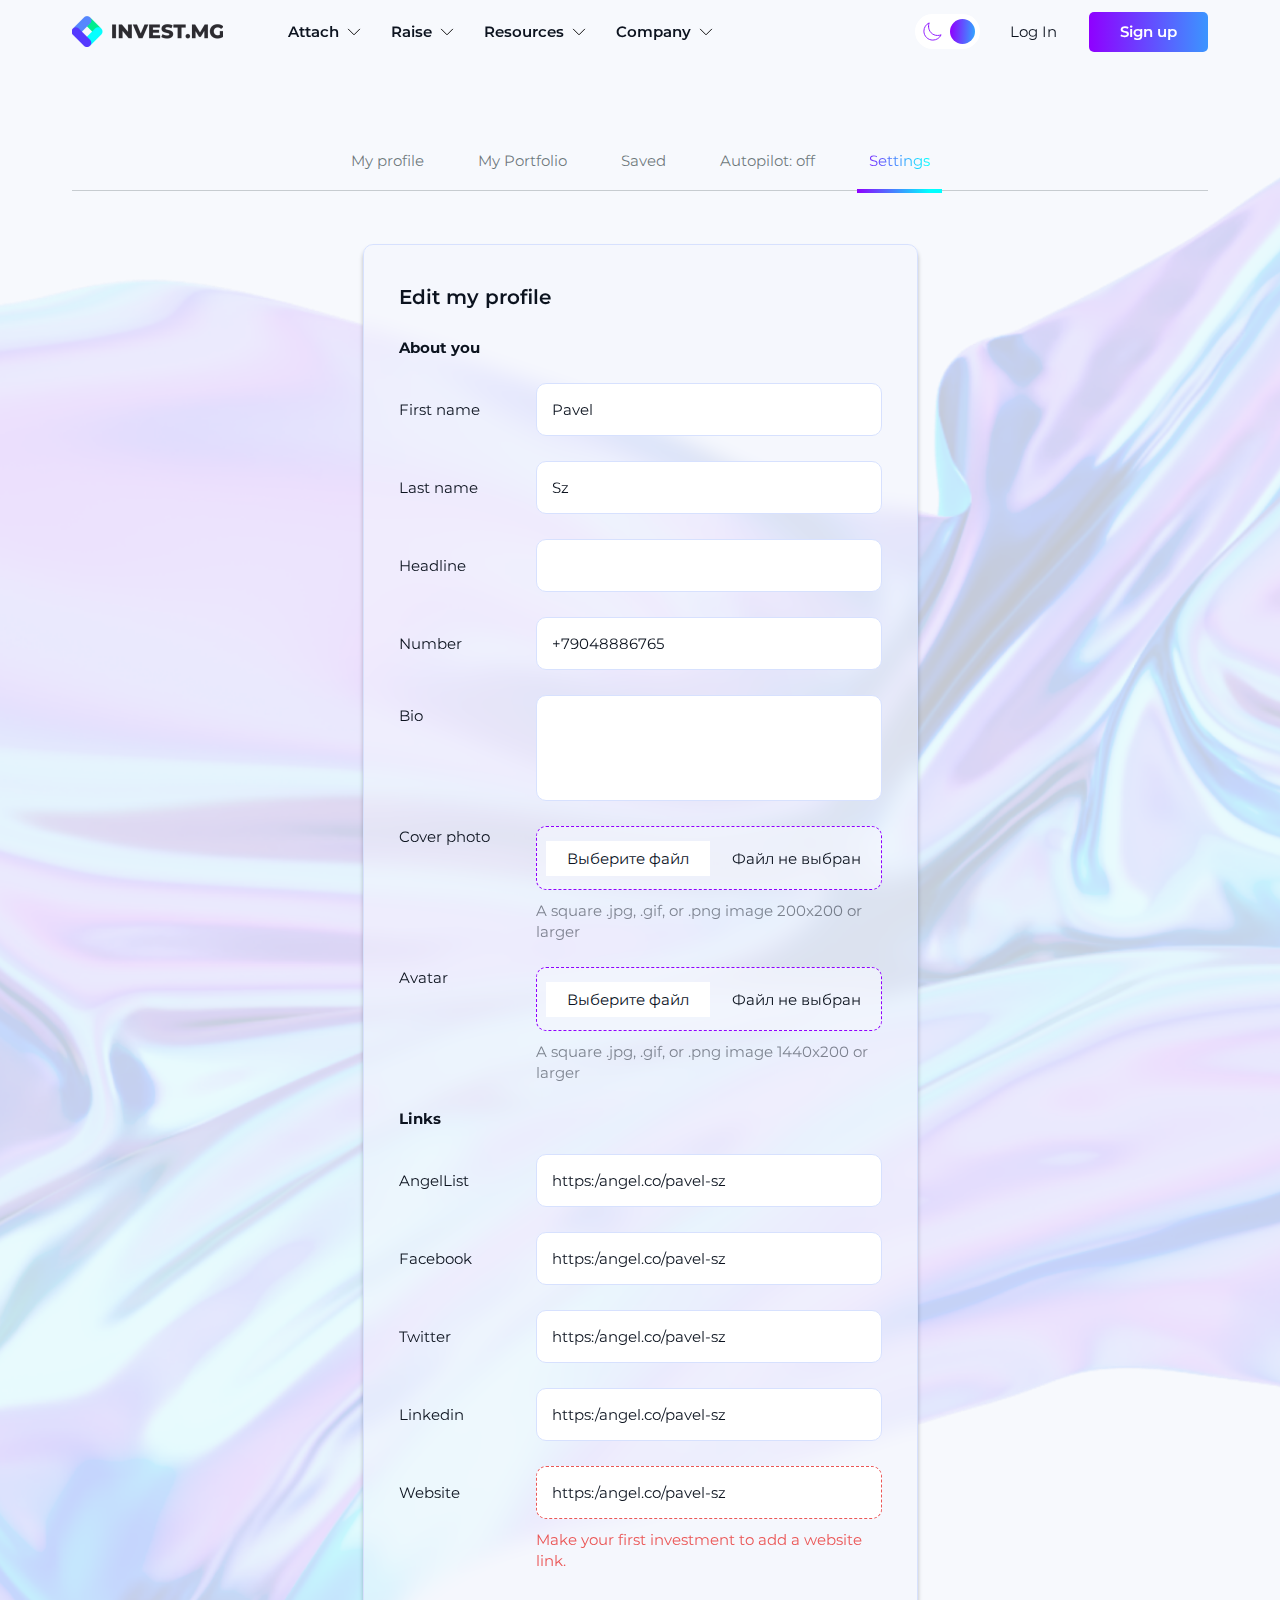
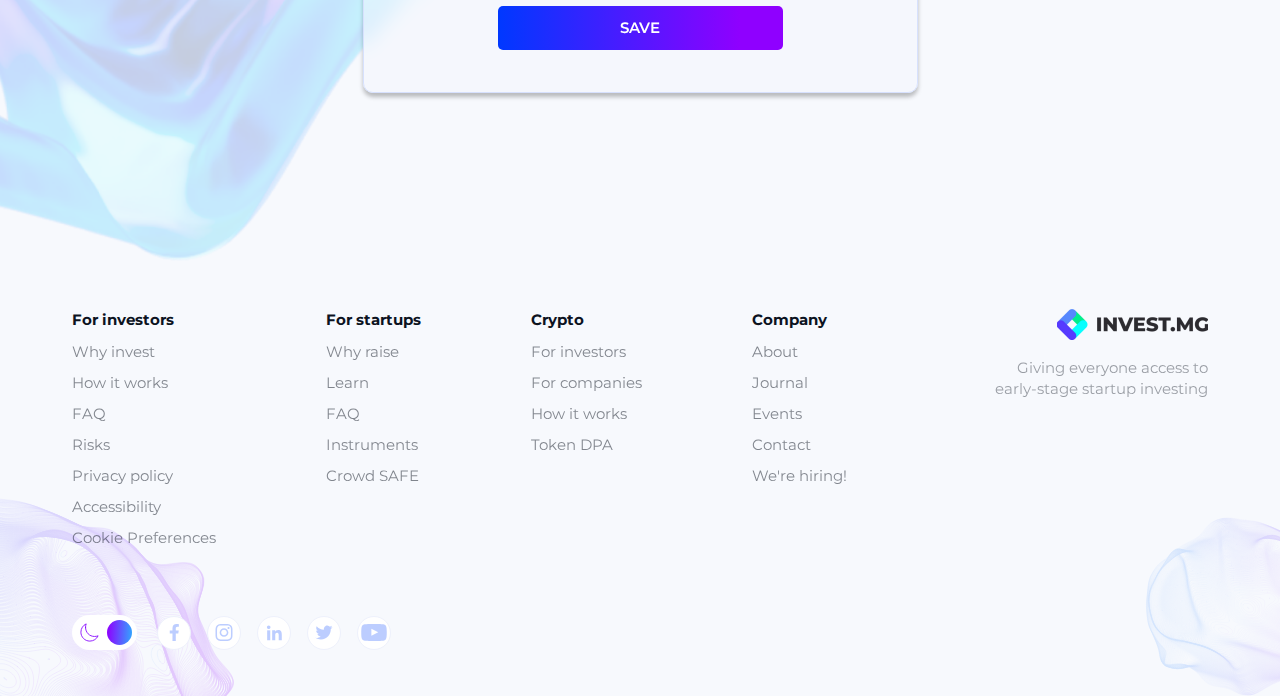
<file: profile.html>
<!DOCTYPE html>
<html lang="en">
	<head>
	   <meta charset="UTF-8">
	   <meta http-equiv="X-UA-Compatible" content="IE=edge">
	   <meta name="viewport" content="width=device-width, initial-scale=1.0">
	   <meta name="format-detection" content="telephone=no">
	   <title>Invest.MG</title>
	   <link rel="stylesheet" href="css/style.css"> 
	</head>
	<body>
		<div class="i-wrapper">
			<header class="i-header">
				<div class="i-header__container">
					<div class="i-header__left">
						<a href="#" class="i-header__logo">
							<img data-light="img/logo-mg.png" data-dark="img/logo-mg-dark.png" src="img/logo-mg.png" alt="">
						</a>
						<nav class="i-menu">
							<ul class="i-menu__list">
								<li class="i-menu__item">
									<a href="#" class="i-menu__link">
										Attach
										<svg width="14" height="8" viewBox="0 0 14 8" fill="none" xmlns="http://www.w3.org/2000/svg">
											<path d="M1.375 1.1875L7 6.8125L12.625 1.1875" stroke="#161616" stroke-linecap="round" stroke-linejoin="round"/>
										</svg>
									</a>
									</a>
									<ul class="i-menu__sublist">
										<b></b>
										<li><a href="">Стартапы</a></li>
										<li><a href="">Арт</a></li>
										<li><a href="">Недвижимость</a></li>
										<li><a href="">Франшизы</a></li>
									</ul>
								</li>
								<li class="i-menu__item">
									<a href="#" class="i-menu__link">
										Raise
										<svg width="14" height="8" viewBox="0 0 14 8" fill="none" xmlns="http://www.w3.org/2000/svg">
											<path d="M1.375 1.1875L7 6.8125L12.625 1.1875" stroke="#161616" stroke-linecap="round" stroke-linejoin="round"/>
										</svg>								
									</a>
									<ul class="i-menu__sublist">
										<b></b>
										<li><a href="">Raise capital</a></li>
										<li><a href="">Advisory services</a></li>
									</ul>

								</li>
								<li class="i-menu__item">
									<a href="#" class="i-menu__link">
										Resources
										<svg width="14" height="8" viewBox="0 0 14 8" fill="none" xmlns="http://www.w3.org/2000/svg">
											<path d="M1.375 1.1875L7 6.8125L12.625 1.1875" stroke="#161616" stroke-linecap="round" stroke-linejoin="round"/>
										</svg>								
									</a>
									<ul class="i-menu__sublist">
										<b></b>
										<li><a href="">Raise capital</a></li>
										<li><a href="">Advisory services</a></li>
										<li><a href="">Share drops</a></li>
										<li><a href="">Partner network</a></li>
									</ul>

								</li>
								<li class="i-menu__item">
									<a href="#" class="i-menu__link">
										Company
										<svg width="14" height="8" viewBox="0 0 14 8" fill="none" xmlns="http://www.w3.org/2000/svg">
											<path d="M1.375 1.1875L7 6.8125L12.625 1.1875" stroke="#161616" stroke-linecap="round" stroke-linejoin="round"/>
										</svg>								
									</a>
									<ul class="i-menu__sublist">
										<b></b>
										<li><a href="">Raise capital</a></li>
										<li><a href="">Advisory services</a></li>
										<li><a href="">Shedworx</a></li>
									</ul>
								</li>
							</ul>
						</nav>
					</div>
					<div class="i-header__actions">
						<div class="i-header__mode">
							<input type="checkbox" id="header-mode">
							<label for="header-mode">
								<img src="img/i-header/light.svg" alt="">
								<span></span>
								<img src="img/i-header/dark.svg" alt="">
							</label>
						</div>
						<div data-da=".i-menu__list, 1023, last"class="i-header__user">
							<a href="#" class="i-header__login">Log In</a>
							<a href="#" class="i-header__signup">Sign up</a>
						</div>
						<div class="i-header__burger">
							<span></span>
						</div>
					</div>
				</div>
			</header>
			<div class="profile-wrapper">
				
			
				<nav class="deal-nav deal-nav-profile">
					<p></p>
					<div class="deal-nav__container">
						<div class="deal-nav__mobile">
							<p>
								Settings
							</p>
							<svg width="21" height="11" viewBox="0 0 21 11" fill="none" xmlns="http://www.w3.org/2000/svg">
							<path d="M0.65625 0.578125L10.5 10.4219L20.3438 0.578125" stroke="url(#paint0_linear_137_4336)" stroke-linecap="round" stroke-linejoin="round"/>
							<defs>
							<linearGradient id="paint0_linear_137_4336" x1="0.65625" y1="6.25416" x2="17.4038" y2="6.1231" gradientUnits="userSpaceOnUse">
							<stop stop-color="#0038FF"/>
							<stop offset="1" stop-color="#8F00FF"/>
							</linearGradient>
							</defs>
							</svg>
						</div>
						<nav>
							<ul data-da=".deal-nav, 870,last">
								<li data-inset="My profile">
									<p>
										<b>My profile</b>
									</p>
									<b></b>
								</li>
								<li data-inset="My Portfolio">
									<p>
										<b>My Portfolio</b>		
									</p>
									<b></b>
								</li>
								<li data-inset="Saved">
									<p>
										<b>Saved</b>
									</p>
									<b></b>
								</li>
								<li data-inset="Autopilot:  off">
									<p>
										<b>Autopilot:  off</b>						
									</p>
									<b></b>
								</li>
								<li class="active" data-inset="Settings">
									<p>
										<b>Settings</b>
									</p>
									<b></b>
								</li>		
							</ul>
						</nav>

					</div>
				</nav>	
				<div class="inset target" data-id="Settings">
					<div class="inset-profile__container">
						<div class="inset-profile">
							<div class="inset-profile__title">
								Edit my profile
							</div>
							<div class="inset-profile__content">
								<div class="inset-profile__column">
									<div class="inset-profile__name">
										About you
									</div>
									<div class="inset-profile__row">
										<span>First name</span>
										<input type="text" value="Pavel">
									</div>
									<div class="inset-profile__row">
										<span>Last name</span>
										<input type="text" value="Sz">
									</div>
									<div class="inset-profile__row">
										<span>Headline</span>
										<input type="text" value="">
									</div>
									<div class="inset-profile__row">
										<span>Number</span>
										<input type="tel" name="userphone" id="phone" value="+79048886765">
									</div>
									<div class="inset-profile__row inset-profile__row-textarea">
										<span>Bio</span>
										<textarea></textarea>
									</div>
									<div class="inset-profile__row inset-profile__row-select">
										<div class="inset-profile__wrap">
											<span>Cover photo</span>
											<div class="inset-profile__select">
												<div class="inset-profile__photo">
													<input onchange="readURL(this);" type="file" id="avatar" accept="image/png, image/jpeg, image/gif">
													<label for="avatar">Выберите файл</label>
												</div>
												<span id="filename">Файл не выбран</span>
											</div>												
										
										</div>
										<small>A square .jpg, .gif, or .png image 200x200 or larger</small>
									</div>
									<div class="inset-profile__row inset-profile__row-select">
										<div class="inset-profile__wrap">
											<span>Avatar</span>
											<div class="inset-profile__select">
												<div class="inset-profile__photo">
													<input onchange="readU(this);" type="file" id="avatar1" accept="image/png, image/jpeg, image/gif">
													<label for="avatar1">Выберите файл</label>
												</div>
												<span id="file">Файл не выбран</span>
											</div>		
										</div>
										<small>A square .jpg, .gif, or .png image 1440x200 or larger</small>
									</div>
								</div>
								<div class="inset-profile__column">
									<div class="inset-profile__name">
										Links
									</div>
									<div class="inset-profile__row">
										<span>AngelList</span>
										<input type="text" value="https:/angel.co/pavel-sz">
									</div>
									<div class="inset-profile__row">
										<span>Facebook</span>
										<input type="text" value="https:/angel.co/pavel-sz">
									</div>
									<div class="inset-profile__row">
										<span>Twitter</span>
										<input type="text" value="https:/angel.co/pavel-sz">
									</div>
									<div class="inset-profile__row">
										<span>Linkedin</span>
										<input type="text" value="https:/angel.co/pavel-sz">
									</div>
									<div class="inset-profile__row inset-profile__row-website">
										<p>
											<span>Website</span>
											<input type="text" value="https:/angel.co/pavel-sz">										
										</p>
										<b>
											Make your first investment to add a website link.
										</b>
									</div>
								</div>
							</div>
							<div class="inset-profile__bottom">
								<a href="#" class="inset-profile__save">Save</a>
							</div>
						</div>
					</div>
				</div>	
			</div>		
			<footer class="i-footer">
				<img src="img/i-footer/1.svg" alt="">

				<div class="i-footer__container">
					<div class="i-footer__body">
						<div class="i-footer__wrapper">
							<div class="i-footer__nav">
								<div class="i-footer__list">
									<p>
										For investors
									</p>
									<a href="">Why invest</a>
									<a href="">How it works</a>
									<a href="">FAQ</a>
									<a href="">Risks</a>
									<a href="">Privacy policy</a>
									<a href="">Accessibility</a>
									<a href="">Cookie Preferences</a>
								</div>		
								<div class="i-footer__list">
									<p>For startups</p>
									<a href="">Why raise</a>
									<a href="">Learn</a>
									<a href="">FAQ</a>
									<a href="">Instruments</a>
									<a href="">Crowd SAFE</a>
								</div>	
								<div class="i-footer__list">
									<p>
										Crypto
									</p>
									<a href="">For investors</a>
									<a href="">For companies</a>
									<a href="">How it works</a>
									<a href="">Token DPA</a>
								</div>	
								<div class="i-footer__list">
									<p>
										Company
									</p>
									<a href="">About</a>
									<a href="">Journal</a>
									<a href="">Events</a>
									<a href="">Contact</a>
									<a href="">We're hiring!</a>
								</div>		
							</div>					
							<div class="i-footer__actions">
								<div class="i-header__mode i-footer__mode">
									<input type="checkbox" id="footer-mode">
									<label for="footer-mode">
										<img src="img/i-header/light.svg" alt="">
										<span></span>
										<img src="img/i-header/dark.svg" alt="">
									</label>
								</div>
								<div class="i-footer__socials">
									<a href="#">
										<svg width="10" height="17" viewBox="0 0 10 17" fill="none" xmlns="http://www.w3.org/2000/svg">
										<path d="M9.7481 6.50788L9.28315 9.5625H6.79293V17H3.47269V9.5625H0.75V6.50788H3.47269V4.15039C3.47269 1.49414 5.06644 0 7.49022 0C8.65231 0 9.88084 0.232418 9.88084 0.232418V2.85546H8.51957C7.19144 2.85546 6.79293 3.65234 6.79293 4.51562V6.50788H9.7481Z" fill="url(#paint0_linear_130_3366)"/>
										<defs>
										<linearGradient id="paint0_linear_130_3366" x1="0.75" y1="9.80242" x2="8.51776" y2="9.7861" gradientUnits="userSpaceOnUse">
										<stop stop-color="#0038FF"/>
										<stop offset="1" stop-color="#8F00FF"/>
										</linearGradient>
										</defs>
										</svg>										
									</a>
									<a href="#">
										<svg width="18" height="18" viewBox="0 0 18 18" fill="none" xmlns="http://www.w3.org/2000/svg">
										<path d="M9.00496 1.53156C11.2774 1.53156 11.5465 1.54153 12.4402 1.5814C13.2708 1.61795 13.7192 1.75747 14.0183 1.87375C14.4136 2.02658 14.6994 2.21262 14.995 2.50831C15.294 2.80731 15.4767 3.08971 15.6296 3.48506C15.7459 3.78406 15.8854 4.23588 15.922 5.06312C15.9618 5.9602 15.9717 6.22923 15.9717 8.4983C15.9717 10.7708 15.9618 11.0398 15.922 11.9336C15.8854 12.7642 15.7459 13.2127 15.6296 13.5116C15.4767 13.907 15.2907 14.1927 14.995 14.4884C14.696 14.7873 14.4136 14.9701 14.0183 15.1229C13.7192 15.2392 13.2674 15.3788 12.4402 15.4153C11.5432 15.4551 11.274 15.4652 9.00496 15.4652C6.73263 15.4652 6.46346 15.4551 5.56977 15.4153C4.7392 15.3788 4.2907 15.2392 3.9917 15.1229C3.59635 14.9701 3.31064 14.7841 3.01495 14.4884C2.71595 14.1893 2.53323 13.907 2.3804 13.5116C2.26412 13.2127 2.12459 12.7608 2.08804 11.9336C2.04818 11.0365 2.0382 10.7674 2.0382 8.4983C2.0382 6.22597 2.04818 5.9568 2.08804 5.06312C2.12459 4.23256 2.26412 3.78406 2.3804 3.48506C2.53323 3.08971 2.71926 2.80398 3.01495 2.50831C3.31395 2.20931 3.59635 2.02658 3.9917 1.87375C4.2907 1.75747 4.74252 1.61795 5.56977 1.5814C6.46346 1.54153 6.73263 1.53156 9.00496 1.53156ZM9.00496 0C6.69607 0 6.40693 0.00997347 5.5 0.0498385C4.59635 0.0897035 3.97508 0.235875 3.43688 0.445188C2.87541 0.664445 2.40033 0.953488 1.92857 1.42857C1.45349 1.90033 1.16444 2.37541 0.945187 2.93355C0.735875 3.47508 0.589703 4.09302 0.549838 4.99668C0.509973 5.90693 0.5 6.19608 0.5 8.50496C0.5 10.814 0.509973 11.103 0.549838 12.0099C0.589703 12.9136 0.735875 13.5348 0.945187 14.073C1.16444 14.6346 1.45349 15.1096 1.92857 15.5814C2.40033 16.0531 2.87541 16.3455 3.43355 16.5614C3.97508 16.7708 4.59302 16.917 5.49668 16.9568C6.40368 16.9967 6.69267 17.0067 9.0017 17.0067C11.3106 17.0067 11.5997 16.9967 12.5067 16.9568C13.4104 16.917 14.0316 16.7708 14.5698 16.5614C15.1279 16.3455 15.6029 16.0531 16.0747 15.5814C16.5464 15.1096 16.8388 14.6346 17.0549 14.0764C17.2641 13.5348 17.4103 12.9169 17.4501 12.0133C17.4901 11.1064 17.5 10.8172 17.5 8.50836C17.5 6.19933 17.4901 5.91033 17.4501 5.00333C17.4103 4.09966 17.2641 3.4784 17.0549 2.94019C16.8455 2.37541 16.5565 1.90033 16.0813 1.42857C15.6096 0.956817 15.1346 0.664445 14.5764 0.448502C14.0348 0.239204 13.4169 0.0930182 12.5133 0.0531532C11.603 0.00997324 11.314 0 9.00496 0Z" fill="url(#paint0_linear_228_18630)"/>
										<path d="M9.00537 4.13623C6.59335 4.13623 4.63654 6.0931 4.63654 8.50498C4.63654 10.917 6.59335 12.8738 9.00537 12.8738C11.4172 12.8738 13.3741 10.917 13.3741 8.50498C13.3741 6.0931 11.4172 4.13623 9.00537 4.13623ZM9.00537 11.3389C7.44052 11.3389 6.17147 10.0698 6.17147 8.50498C6.17147 6.94027 7.44052 5.67108 9.00537 5.67108C10.5701 5.67108 11.8393 6.94027 11.8393 8.50498C11.8393 10.0698 10.5701 11.3389 9.00537 11.3389Z" fill="url(#paint1_linear_228_18630)"/>
										<path d="M14.5663 3.96329C14.5663 4.52807 14.1078 4.98323 13.5463 4.98323C12.9815 4.98323 12.5265 4.52476 12.5265 3.96329C12.5265 3.39851 12.9849 2.94336 13.5463 2.94336C14.1078 2.94336 14.5663 3.40184 14.5663 3.96329Z" fill="url(#paint2_linear_228_18630)"/>
										<defs>
										<linearGradient id="paint0_linear_228_18630" x1="0.5" y1="9.80626" x2="14.962" y2="9.7497" gradientUnits="userSpaceOnUse">
										<stop stop-color="#0038FF"/>
										<stop offset="1" stop-color="#8F00FF"/>
										</linearGradient>
										<linearGradient id="paint1_linear_228_18630" x1="4.63654" y1="9.17445" x2="12.0696" y2="9.14536" gradientUnits="userSpaceOnUse">
										<stop stop-color="#0038FF"/>
										<stop offset="1" stop-color="#8F00FF"/>
										</linearGradient>
										<linearGradient id="paint2_linear_228_18630" x1="12.5265" y1="4.11958" x2="14.2618" y2="4.11279" gradientUnits="userSpaceOnUse">
										<stop stop-color="#0038FF"/>
										<stop offset="1" stop-color="#8F00FF"/>
										</linearGradient>
										</defs>
										</svg>										
									</a>
									<a href="#">
										<svg width="16" height="16" viewBox="0 0 16 16" fill="none" xmlns="http://www.w3.org/2000/svg">
										<path d="M4.23694 5.33057V15.2583H1.14905V5.33057H4.23694Z" fill="url(#paint0_linear_228_18752)"/>
										<path d="M4.46936 2.17627C4.46936 3.17236 3.67248 4.00244 2.6764 4.00244C1.7135 4.00244 0.916626 3.17236 0.916626 2.17627C0.916626 1.21338 1.7135 0.416504 2.6764 0.416504C3.67248 0.416504 4.46936 1.21338 4.46936 2.17627Z" fill="url(#paint1_linear_228_18752)"/>
										<path d="M15.7917 15.2583H12.7038V10.4438C12.7038 9.2817 12.6706 7.82084 11.0769 7.82084C9.4831 7.82084 9.25063 9.04937 9.25063 10.3442V15.2583H6.16272V5.33062H9.11789V6.69189H9.15104C9.58269 5.92817 10.5788 5.09814 12.0729 5.09814C15.194 5.09814 15.7917 7.1567 15.7917 9.81295V15.2583Z" fill="url(#paint2_linear_228_18752)"/>
										<defs>
										<linearGradient id="paint0_linear_228_18752" x1="1.14905" y1="11.055" x2="3.77598" y2="11.0518" gradientUnits="userSpaceOnUse">
										<stop stop-color="#0038FF"/>
										<stop offset="1" stop-color="#8F00FF"/>
										</linearGradient>
										<linearGradient id="paint1_linear_228_18752" x1="0.916626" y1="2.4842" x2="3.93896" y2="2.47249" gradientUnits="userSpaceOnUse">
										<stop stop-color="#0038FF"/>
										<stop offset="1" stop-color="#8F00FF"/>
										</linearGradient>
										<linearGradient id="paint2_linear_228_18752" x1="6.16272" y1="10.9566" x2="14.3541" y2="10.9263" gradientUnits="userSpaceOnUse">
										<stop stop-color="#0038FF"/>
										<stop offset="1" stop-color="#8F00FF"/>
										</linearGradient>
										</defs>
										</svg>										
									</a>
									<a href="#">
										<svg width="18" height="15" viewBox="0 0 18 15" fill="none" xmlns="http://www.w3.org/2000/svg">
										<path d="M5.84803 14.4063C12.2616 14.4063 15.7704 9.09151 15.7704 4.48385C15.7704 4.33443 15.7671 4.1817 15.7605 4.03228C16.443 3.53865 17.0321 2.92721 17.5 2.2267C16.8643 2.50954 16.1893 2.69426 15.4982 2.77455C16.2258 2.33833 16.7708 1.65308 17.0318 0.845775C16.3473 1.25151 15.5986 1.53772 14.8178 1.69213C14.2918 1.13322 13.5964 0.763155 12.8389 0.639154C12.0815 0.515139 11.3043 0.644113 10.6276 1.0061C9.95072 1.36809 9.41211 1.94294 9.09478 2.6418C8.77744 3.34064 8.69924 4.12455 8.87222 4.87225C7.48587 4.80269 6.12979 4.44265 4.89165 3.81535C3.65351 3.18805 2.56104 2.30755 1.68501 1.23094C1.23978 1.99857 1.10354 2.90694 1.30399 3.77143C1.50442 4.63591 2.0265 5.3916 2.76412 5.88503C2.21036 5.86746 1.66874 5.71829 1.18398 5.45011V5.49318C1.18349 6.29884 1.46199 7.0797 1.97213 7.70318C2.48229 8.32665 3.1926 8.7542 3.98234 8.91315C3.46938 9.05355 2.93099 9.07395 2.40885 8.97294C2.6317 9.66569 3.06529 10.2716 3.64909 10.7062C4.23289 11.1407 4.93779 11.3821 5.66541 11.3967C4.43013 12.3671 2.90421 12.8934 1.3334 12.8909C1.05482 12.8904 0.776533 12.8734 0.5 12.8397C2.09578 13.8636 3.95209 14.4073 5.84803 14.4063Z" fill="url(#paint0_linear_130_3379)"/>
										<defs>
										<linearGradient id="paint0_linear_130_3379" x1="0.5" y1="8.55803" x2="14.9619" y2="8.48839" gradientUnits="userSpaceOnUse">
										<stop stop-color="#0038FF"/>
										<stop offset="1" stop-color="#8F00FF"/>
										</linearGradient>
										</defs>
										</svg>
									</a>
									<a href="#">
										<svg width="26" height="17" viewBox="0 0 26 17" fill="none" xmlns="http://www.w3.org/2000/svg">
										<path d="M25.496 3.66815C25.496 3.66815 25.2469 2.00166 24.48 1.26993C23.5088 0.306864 22.4231 0.302132 21.925 0.245494C18.359 -3.1665e-07 13.005 0 13.005 0H12.995C12.995 0 7.64102 -3.1665e-07 4.075 0.245494C3.57696 0.302132 2.49121 0.306864 1.52001 1.26993C0.75303 2.00166 0.508981 3.66815 0.508981 3.66815C0.508981 3.66815 0.25 5.62733 0.25 7.58172V9.41347C0.25 11.3679 0.504008 13.3271 0.504008 13.3271C0.504008 13.3271 0.75303 14.9936 1.51504 15.7254C2.48624 16.6885 3.76124 16.6553 4.32901 16.7592C6.37099 16.9433 13 17 13 17C13 17 18.359 16.9905 21.925 16.7498C22.4231 16.6931 23.5088 16.6885 24.48 15.7254C25.2469 14.9936 25.496 13.3271 25.496 13.3271C25.496 13.3271 25.75 11.3727 25.75 9.41347V7.58172C25.75 5.62733 25.496 3.66815 25.496 3.66815ZM10.3653 11.6371V4.84365L17.2533 8.25208L10.3653 11.6371Z" fill="url(#paint0_linear_130_3382)"/>
										<defs>
										<linearGradient id="paint0_linear_130_3382" x1="0.25" y1="9.80242" x2="21.9426" y2="9.67511" gradientUnits="userSpaceOnUse">
										<stop stop-color="#0038FF"/>
										<stop offset="1" stop-color="#8F00FF"/>
										</linearGradient>
										</defs>
										</svg>
									</a>
								</div>
							</div>			
						</div>

						<div class="i-footer__right">
							<a href="#" class="i-footer__logo">
								<img data-light="img/logo-mg.png" data-dark="img/logo-mg-dark.png" src="img/logo-mg.png" alt="">
							</a>
							<p>
								Giving everyone access to early-stage startup investing
							</p>
						</div>
					</div>
				</div>
				<img src="img/i-footer/2.svg" alt="">
			</footer>
		</div>
		<script src="js/jquery-3.6.0.min.js"></script>
		<script src="js/dynamicadapt.js"></script>  
		<script src="js/script.js"></script>  
	</body>
</html>
</file>
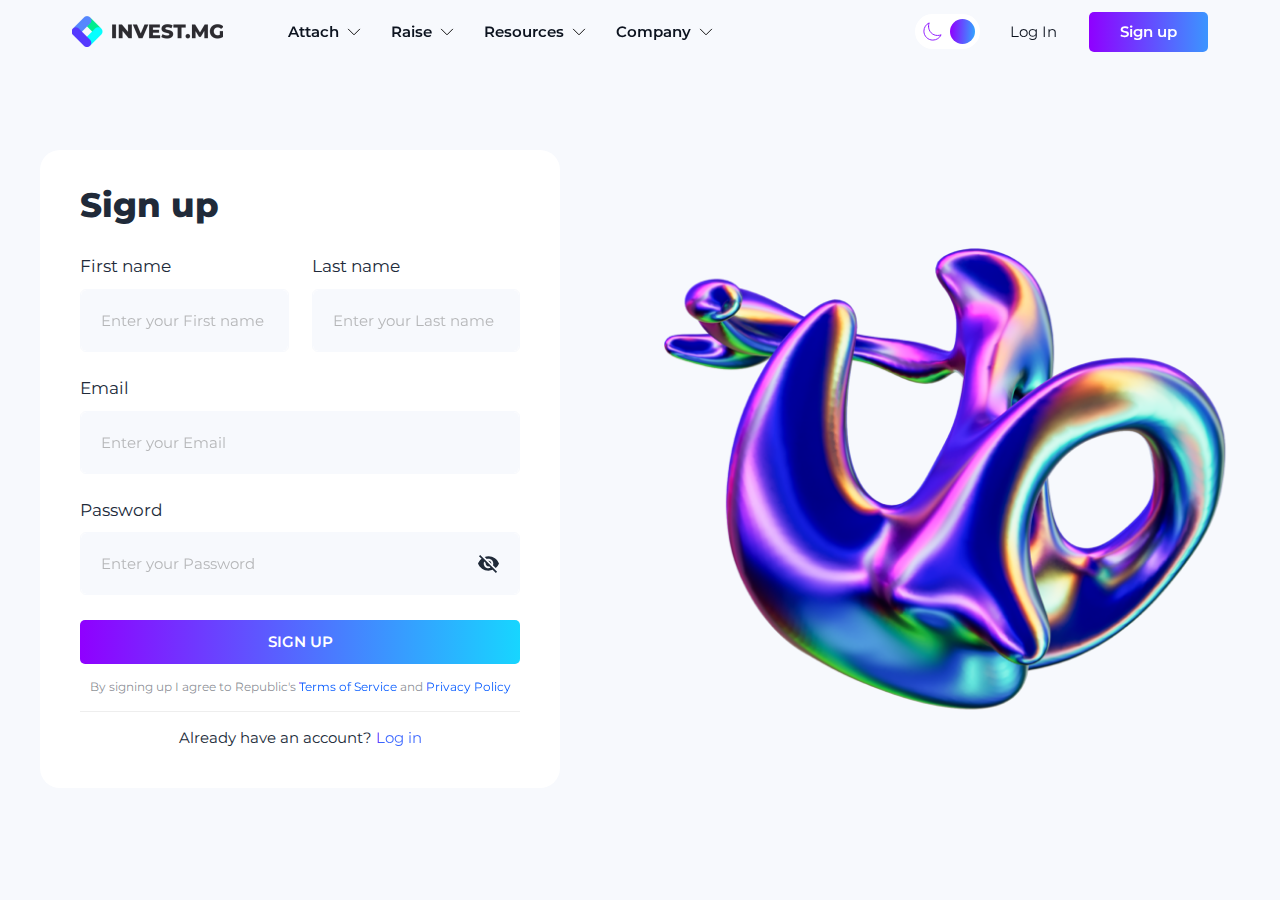
<file: signup.html>
<!DOCTYPE html>
<html lang="en">
	<head>
	   <meta charset="UTF-8">
	   <meta http-equiv="X-UA-Compatible" content="IE=edge">
	   <meta name="viewport" content="width=device-width, initial-scale=1.0">
	   <meta name="format-detection" content="telephone=no">
	   <title>Invest.MG</title>
	   <link rel="stylesheet" href="css/style.css"> 
	</head>
	<body>
		<div class="i-wrapper">
			<header class="i-header">
				<div class="i-header__container">
					<div class="i-header__left">
						<a href="#" class="i-header__logo">
							<img data-light="img/logo-mg.png" data-dark="img/logo-mg-dark.png" src="img/logo-mg.png" alt="">
						</a>
						<nav class="i-menu">
							<ul class="i-menu__list">
								<li class="i-menu__item">
									<a href="#" class="i-menu__link">
										Attach
										<svg width="14" height="8" viewBox="0 0 14 8" fill="none" xmlns="http://www.w3.org/2000/svg">
											<path d="M1.375 1.1875L7 6.8125L12.625 1.1875" stroke="#161616" stroke-linecap="round" stroke-linejoin="round"/>
										</svg>
									</a>
									</a>
									<ul class="i-menu__sublist">
										<b></b>
										<li><a href="">Стартапы</a></li>
										<li><a href="">Арт</a></li>
										<li><a href="">Недвижимость</a></li>
										<li><a href="">Франшизы</a></li>
									</ul>
								</li>
								<li class="i-menu__item">
									<a href="#" class="i-menu__link">
										Raise
										<svg width="14" height="8" viewBox="0 0 14 8" fill="none" xmlns="http://www.w3.org/2000/svg">
											<path d="M1.375 1.1875L7 6.8125L12.625 1.1875" stroke="#161616" stroke-linecap="round" stroke-linejoin="round"/>
										</svg>								
									</a>
									<ul class="i-menu__sublist">
										<b></b>
										<li><a href="">Raise capital</a></li>
										<li><a href="">Advisory services</a></li>
									</ul>

								</li>
								<li class="i-menu__item">
									<a href="#" class="i-menu__link">
										Resources
										<svg width="14" height="8" viewBox="0 0 14 8" fill="none" xmlns="http://www.w3.org/2000/svg">
											<path d="M1.375 1.1875L7 6.8125L12.625 1.1875" stroke="#161616" stroke-linecap="round" stroke-linejoin="round"/>
										</svg>								
									</a>
									<ul class="i-menu__sublist">
										<b></b>
										<li><a href="">Raise capital</a></li>
										<li><a href="">Advisory services</a></li>
										<li><a href="">Share drops</a></li>
										<li><a href="">Partner network</a></li>
									</ul>

								</li>
								<li class="i-menu__item">
									<a href="#" class="i-menu__link">
										Company
										<svg width="14" height="8" viewBox="0 0 14 8" fill="none" xmlns="http://www.w3.org/2000/svg">
											<path d="M1.375 1.1875L7 6.8125L12.625 1.1875" stroke="#161616" stroke-linecap="round" stroke-linejoin="round"/>
										</svg>								
									</a>
									<ul class="i-menu__sublist">
										<b></b>
										<li><a href="">Raise capital</a></li>
										<li><a href="">Advisory services</a></li>
										<li><a href="">Shedworx</a></li>
									</ul>
								</li>
							</ul>
						</nav>
					</div>
					<div class="i-header__actions">
						<div class="i-header__mode">
							<input type="checkbox" id="header-mode">
							<label for="header-mode">
								<img src="img/i-header/light.svg" alt="">
								<span></span>
								<img src="img/i-header/dark.svg" alt="">
							</label>
						</div>
						<div data-da=".i-menu__list, 1023, last"class="i-header__user">
							<a href="#" class="i-header__login">Log In</a>
							<a href="#" class="i-header__signup">Sign up</a>
						</div>
						<div class="i-header__burger">
							<span></span>
						</div>
					</div>
				</div>
			</header>
			<div class="signin">
				<div class="signin__container">
					<form action="#" class="signin__body">
						<div class="signin__title">
							Sign up
						</div>
						<div class="signin__wrap">
							<div class="signin__row">
								<span>First name</span>
								<div class="signin__input">
									<input type="text" placeholder="Enter your First name">
								</div>
							</div>		
							<div class="signin__row">
								<span>Last name</span>
								<div class="signin__input">
									<input type="text" placeholder="Enter your Last name">
								</div>
							</div>

						</div>
						<div class="signin__row">
							<span>Email</span>
							<div class="signin__input">
								<input type="text" placeholder="Enter your Email">
							</div>
						</div>
						<div class="signin__row">
							<span>Password</span>
							<div class="signin__input">
								<input type="password" placeholder="Enter your Password" required>
								<svg width="21" height="19" viewBox="0 0 21 19" fill="none" xmlns="http://www.w3.org/2000/svg">
									<path d="M10.3398 6.17423L13.346 9.18036L13.3603 9.0229C13.3603 7.44347 12.0767 6.15991 10.4973 6.15991L10.3398 6.17423Z" fill="#202A39"/>
									<path d="M10.4983 4.25129C13.1322 4.25129 15.2699 6.389 15.2699 9.02294C15.2699 9.63848 15.1459 10.2254 14.9311 10.7646L17.7226 13.556C19.1636 12.3535 20.2992 10.798 21.0007 9.02294C19.3449 4.83346 15.2747 1.86548 10.4983 1.86548C9.16222 1.86548 7.88345 2.10405 6.69531 2.53349L8.75666 4.59006C9.2958 4.38012 9.88271 4.25129 10.4983 4.25129Z" fill="#202A39"/>
									<path d="M0.954313 1.65061L3.13018 3.82648L3.56442 4.26071C1.98977 5.49179 0.744376 7.12848 0 9.02279C1.651 13.2123 5.72597 16.1803 10.4976 16.1803C11.9769 16.1803 13.3892 15.894 14.6824 15.3738L15.088 15.7794L17.8699 18.5661L19.0866 17.3541L2.17108 0.433838L0.954313 1.65061ZM6.23178 6.92329L7.70622 8.39772C7.66327 8.60292 7.63464 8.80807 7.63464 9.02279C7.63464 10.6022 8.9182 11.8858 10.4976 11.8858C10.7124 11.8858 10.9175 11.8572 11.118 11.8142L12.5924 13.2886C11.9577 13.6036 11.2516 13.7945 10.4976 13.7945C7.86368 13.7945 5.72597 11.6567 5.72597 9.02279C5.72597 8.26889 5.91685 7.56267 6.23178 6.92329Z" fill="#202A39"/>
								</svg>									
							</div>
						</div>
						<button class="signin__btn">Sign up</button>
						<div class="signin__terms">
							By signing up I agree to Republic's <a href="#">Terms of Service</a> and <a href="#">Privacy Policy</a>
						</div>
						<div class="signin__haveacc">
							Already have an account?  <a href="#">Log in</a>
						</div>
					</form>
					<div class="signin__image">
						<img src="img/signin/1.png" alt="">
					</div>
				</div>
			</div>	


		</div>
		<script src="js/jquery-3.6.0.min.js"></script>
		<script src="js/dynamicadapt.js"></script>  
		<script src="js/script.js"></script>  
	</body>
</html>
</file>
<file: css/style.css>
@import url("https://fonts.googleapis.com/css2?family=Inter&family=Montserrat:wght@300;400;500;600;700;800&display=swap");
* {
  padding: 0;
  margin: 0;
  border: 0;
}

*, *:before, *:after {
  -webkit-box-sizing: border-box;
  box-sizing: border-box;
}

:focus, :active {
  outline: none;
}

a:focus, a:active {
  outline: none;
}

nav, footer, header, aside {
  display: block;
}

html, body {
  height: 100%;
  width: 100%;
  font-size: 100%;
  line-height: 1;
  font-size: 14px;
  -ms-text-size-adjust: 100%;
  -moz-text-size-adjust: 100%;
  -webkit-text-size-adjust: 100%;
}

input, button, textarea {
  font-family: inherit;
}

input::-ms-clear {
  display: none;
}

button {
  cursor: pointer;
}

button::-moz-focus-inner {
  padding: 0;
  border: 0;
}

a, a:visited {
  text-decoration: none;
}

a:hover {
  text-decoration: none;
}

ul li {
  list-style: none;
}

img {
  vertical-align: top;
}

h1, h2, h3, h4, h5, h6 {
  font-size: inherit;
  font-weight: 400;
}

input::-webkit-outer-spin-button,
input::-webkit-inner-spin-button {
  -webkit-appearance: none;
  margin: 0;
}

a {
  color: inherit;
}

input[type=number] {
  -moz-appearance: textfield;
}

html {
  scroll-behavior: smooth;
  scroll-padding-top: 70px;
}

body {
  font-family: "Montserrat", sans-serif;
  font-weight: 400;
  background: #F7F9FD;
  color: #0C131F;
  overflow-x: hidden;
  -webkit-transition: background 0.3s ease 0s;
  transition: background 0.3s ease 0s;
}
body.dark {
  background: #0C131F;
  color: #ffffff;
}

[class*=__container] {
  max-width: 1176px;
  margin: 0 auto;
  padding: 0 20px;
}

.i-wrapper {
  display: -webkit-box;
  display: -ms-flexbox;
  display: flex;
  -webkit-box-orient: vertical;
  -webkit-box-direction: normal;
      -ms-flex-direction: column;
          flex-direction: column;
  min-height: 100%;
  overflow: hidden;
}

.i-page {
  -webkit-box-flex: 1;
      -ms-flex: 1 1 auto;
          flex: 1 1 auto;
}

.i-header {
  position: fixed;
  width: 100%;
  left: 0;
  top: 0;
  z-index: 1100;
  padding: 12px 0;
  -webkit-transition: all 0.3s ease 0s;
  transition: all 0.3s ease 0s;
  -webkit-filter: blur(0.000001px);
  transition: all 0.3s ease 0s;
}
body.dark .i-header {
  background: #202A39;
}
.i-header.show {
  background: #F7F9FD;
  border-bottom: 1px solid #e7e7ee;
}
body.dark .i-header.show {
  border-bottom: 1px solid #202A39;
}
.i-header__burger {
  display: none;
}
.i-header__container {
  display: -webkit-box;
  display: -ms-flexbox;
  display: flex;
  -webkit-box-align: center;
      -ms-flex-align: center;
          align-items: center;
  -webkit-box-pack: justify;
      -ms-flex-pack: justify;
          justify-content: space-between;
  gap: 15px;
}
.i-header__left {
  display: -webkit-box;
  display: -ms-flexbox;
  display: flex;
  -webkit-box-align: center;
      -ms-flex-align: center;
          align-items: center;
  gap: 65px;
}
.i-header__logo img {
  width: 151px;
}
.i-header__actions {
  display: -webkit-box;
  display: -ms-flexbox;
  display: flex;
  -webkit-box-align: center;
      -ms-flex-align: center;
          align-items: center;
  gap: 30px;
}
.i-header__mode label {
  cursor: pointer;
  background: #FFFFFF;
  position: relative;
  border-radius: 20px;
  display: -webkit-box;
  display: -ms-flexbox;
  display: flex;
  -webkit-box-align: center;
      -ms-flex-align: center;
          align-items: center;
  gap: 11px;
  -webkit-transition: all 0.3s ease 0s;
  transition: all 0.3s ease 0s;
  padding: 8px;
}
.i-header__mode label img {
  width: 19px;
}
.i-header__mode label span {
  border-radius: 50%;
  position: absolute;
  left: calc(100% - 30px);
  top: 5px;
  display: block;
  width: 25px;
  height: 25px;
  -webkit-transition: left 0.3s ease 0s;
  transition: left 0.3s ease 0s;
  background: linear-gradient(92.85deg, #8F00FF 2.73%, #00FFFF 151.08%);
}
.i-header__mode input {
  display: none;
}
.i-header__mode input:checked + label {
  background: #0C131F;
}
.i-header__mode input:checked + label span {
  left: 5px;
  -webkit-transform: translate(0%, 0);
          transform: translate(0%, 0);
  background: linear-gradient(89.78deg, #8F00FF 0.17%, #00FFFF 84.91%);
}
.i-header__user {
  display: -webkit-box;
  display: -ms-flexbox;
  display: flex;
  -webkit-box-align: center;
      -ms-flex-align: center;
          align-items: center;
  gap: 32.5px;
}
.i-header__login {
  font-weight: 400;
  font-size: 15px;
  line-height: 20px;
  text-align: center;
  text-transform: capitalize;
  -webkit-transition: -webkit-transform 0.3s ease 0s;
  transition: -webkit-transform 0.3s ease 0s;
  transition: transform 0.3s ease 0s;
  transition: transform 0.3s ease 0s, -webkit-transform 0.3s ease 0s;
}
.i-header__login:hover {
  -webkit-transform: translateY(-5px);
          transform: translateY(-5px);
}
.i-header__signup {
  background: linear-gradient(90.1deg, #8F00FF 0.1%, #00FFFF 171.1%);
  border-radius: 5px;
  padding: 10px 31px;
  font-weight: 600;
  font-size: 15px;
  line-height: 1.33;
  text-align: center;
  color: #FFFFFF;
  -webkit-transition: all 0.3s ease 0s;
  transition: all 0.3s ease 0s;
}
.i-header__signup:hover {
  -webkit-transform: translateY(-5px);
          transform: translateY(-5px);
}
body.dark .i-header__signup {
  color: #0C131F;
  background: linear-gradient(89.78deg, #8F00FF 0.17%, #00FFFF 84.91%);
}

.i-menu__list {
  display: -webkit-box;
  display: -ms-flexbox;
  display: flex;
  -webkit-box-align: center;
      -ms-flex-align: center;
          align-items: center;
  gap: 30px;
}
.i-menu__link {
  font-weight: 600;
  font-size: 15px;
  line-height: 1.33;
  text-align: center;
  display: -webkit-box;
  display: -ms-flexbox;
  display: flex;
  -webkit-box-align: center;
      -ms-flex-align: center;
          align-items: center;
  gap: 8px;
}
.i-menu__link svg {
  -webkit-transition: all 0.3s ease 0s;
  transition: all 0.3s ease 0s;
}
body.dark .i-menu__link svg path {
  stroke: #ffffff;
}
.i-menu__item {
  position: relative;
  cursor: pointer;
  height: 100%;
}
.i-menu__item:hover > a {
  color: #8F00FF;
}
.i-menu__item:hover > a > svg {
  -webkit-transform: rotate(-180deg);
          transform: rotate(-180deg);
}
.i-menu__item:hover > a > svg path {
  stroke: #8F00FF;
}
@media (min-width: 1024px) {
  .i-menu__item:hover > ul {
    opacity: 1;
    pointer-events: auto;
    top: 54px;
  }
}
.i-menu__sublist {
  position: absolute;
  opacity: 0;
  pointer-events: none;
  top: 40px;
  -webkit-transition: all 0.3s ease 0s;
  transition: all 0.3s ease 0s;
  background: #fff;
  border-radius: 10px;
  min-width: 217px;
  left: 50%;
  -webkit-transform: translate(-50%, 0);
          transform: translate(-50%, 0);
  -webkit-filter: drop-shadow(0px 0px 25px rgba(5, 25, 73, 0.08));
          filter: drop-shadow(0px 0px 25px rgba(5, 25, 73, 0.08));
}
body.dark .i-menu__sublist {
  background: #202A39;
}

.i-menu__sublist:after {
  content: "";
  position: absolute;
  top: -36px;
  left: 0;
  width: 100%;
  height: 36px;
  background: transparent;
  pointer-events: none;
}

.i-menu__item:hover .i-menu__sublist:after {
  pointer-events: auto;
}

@media (max-width: 1023px) {
  body.lock {
    overflow: hidden;
  }
  .i-menu__sublist > b {
    display: none;
  }
  .i-header {
    padding: 16px 0;
  }
  .i-header__user {
    -webkit-box-orient: vertical;
    -webkit-box-direction: reverse;
    -ms-flex-direction: column-reverse;
    flex-direction: column-reverse;
    margin-top: 60px;
    gap: 0;
    padding-bottom: 20px;
  }
  .i-header__login {
    margin-top: 26px;
  }
  .i-header__signup {
    padding: 18px 0;
    max-width: 500px;
    width: 100%;
  }
  .i-header.active:after {
    content: "";
    position: absolute;
    left: 0;
    top: 0;
    width: 100%;
    height: 100%;
    background: #F7F9FD;
    z-index: 7;
  }
  body.dark .i-header.active:after {
    background: #202A39;
  }
  .i-header__mode {
    position: relative;
    z-index: 8;
  }
  .i-header__burger {
    cursor: pointer;
    position: relative;
    display: block;
    width: 16px;
    height: 16px;
    z-index: 8;
  }
  .i-header__burger b {
    cursor: pointer;
    position: absolute;
    left: -7px;
    top: -7px;
    width: 30px;
    height: 30px;
  }
  .i-header__burger:before,
.i-header__burger:after {
    content: "";
    background-color: #1B2332;
    position: absolute;
    width: 16px;
    height: 2px;
    left: 0;
    -webkit-transition: all 0.3s ease 0s;
    transition: all 0.3s ease 0s;
  }
  body.dark .i-header__burger:before,
body.dark .i-header__burger:after {
    background-color: #ffffff;
  }
  .i-header__burger span {
    background-color: #1B2332;
    position: absolute;
    width: 16px;
    height: 2px;
    top: 50%;
    -webkit-transform: translate(0, -50%);
    transform: translate(0, -50%);
    left: 0;
    -webkit-transition: all 0.3s ease 0s;
    transition: all 0.3s ease 0s;
  }
  body.dark .i-header__burger span {
    background-color: #ffffff;
  }
  .i-header__burger:before {
    bottom: 0px;
  }
  .i-header__burger:after {
    top: 0px;
  }
  .i-header__burger.active {
    top: 7px;
  }
  .i-header__burger.active span {
    -webkit-transform: scale(0);
    transform: scale(0);
  }
  .i-header__burger.active:before {
    -webkit-transform: rotate(45deg);
    transform: rotate(45deg);
    top: 0px;
    left: 0px;
  }
  .i-header__burger.active:after {
    -webkit-transform: rotate(-45deg);
    transform: rotate(-45deg);
  }
  .i-header__logo {
    position: relative;
    z-index: 8;
  }
  .i-menu {
    overflow: auto;
    overflow-x: hidden;
    -webkit-transition: all 0.3s ease 0s;
    transition: all 0.3s ease 0s;
    position: absolute;
    z-index: 6;
    top: 0;
    left: -150%;
    width: 100%;
    height: 100vh;
    background-color: #fff;
  }
  body.dark .i-menu {
    background-color: #0C131F;
  }
  .i-menu.active {
    left: 0;
  }
  .i-menu__sublist {
    position: absolute;
    opacity: 0;
    pointer-events: none;
    background: #FAFAFB;
    border: 0px;
    -webkit-transition: none;
    transition: none;
    border-radius: 0px;
    min-width: 0;
    width: calc(100% + 30px);
    -webkit-filter: none;
            filter: none;
    left: 0;
    -webkit-transform: translate(-15px, 0);
            transform: translate(-15px, 0);
    margin-top: 22px;
    margin-bottom: -23px;
  }
  body.dark .i-menu__sublist {
    background: #202A39;
  }
  .i-menu__sublist li a {
    font-size: 17px;
    font-weight: 400;
    padding: 12px 15px;
  }
  .i-menu__sublist.show {
    opacity: 1;
    -webkit-transition: all 0.3s ease 0s;
    transition: all 0.3s ease 0s;
    position: static;
    pointer-events: auto;
  }
  .i-menu__sublist:before {
    display: none;
  }
  .i-menu__sublist:after {
    display: none;
  }
  .i-menu__item:after {
    display: none;
  }
  .i-menu__sublist li:hover > a {
    background: #F7F7F7;
    color: #161616;
  }
  .i-menu__sublist li > a > svg {
    display: none;
  }
  .i-menu__list {
    width: 100%;
    display: block;
    z-index: 2;
    height: 100%;
    position: absolute;
    top: 90px;
    left: 0;
    gap: 0;
    padding: 0 15px;
  }
  .i-menu__item {
    height: auto;
    padding: 0;
    padding-bottom: 45px;
  }
  .i-menu__item:last-of-type {
    padding-bottom: 0;
  }
  .i-menu__item:hover a {
    color: #161616;
  }
  body.dark .i-menu__item:hover a {
    color: #ffffff;
  }
  .i-menu__item:hover > a svg {
    -webkit-transform: rotate(0);
    transform: rotate(0);
  }
  .i-menu__item:hover a svg path {
    stroke: #161616;
  }
  body.dark .i-menu__item:hover a svg path {
    stroke: #ffffff;
  }
  .i-header__actions {
    gap: 16px;
  }
  .i-menu__item.active > a svg {
    -webkit-transform: rotate(-180deg);
    transform: rotate(-180deg);
  }
  .i-menu__link {
    display: -webkit-box;
    display: -ms-flexbox;
    display: flex;
    -webkit-box-pack: justify;
    -ms-flex-pack: justify;
    justify-content: space-between;
    font-size: 17px;
  }
  .i-menu__link svg {
    width: 19px;
    height: 10px;
  }
}
.i-menu__sublist > b {
  position: absolute;
  left: 50%;
  -webkit-transform: translate(-50%, 0);
          transform: translate(-50%, 0);
  position: absolute;
  top: -10px;
  border-left: 8px solid transparent;
  border-right: 8px solid transparent;
  border-bottom: 10px solid white;
}
body.dark .i-menu__sublist > b {
  border-bottom: 10px solid #202A39;
}

.i-menu__sublist li:nth-child(2) a {
  border-radius: 10px 10px 0 0;
}

.i-menu__sublist li:last-child a {
  border-radius: 0 0 10px 10px;
}

.i-menu__sublist li > a {
  font-size: 15px;
  line-height: 20px;
  font-weight: 600;
}

.i-menu__sublist li:hover > a {
  background: #F7F7F7;
  color: #8F00FF;
}
body.dark .i-menu__sublist li:hover > a {
  background: rgba(0, 0, 0, 0.2);
}

.i-menu__sublist li:hover > a > svg {
  right: 14px;
  opacity: 1;
}

.i-menu__sublist a {
  display: block;
  padding: 12px 22px;
}

.i-header.show + .believe > img {
  z-index: 0;
}

.believe {
  position: relative;
  padding-top: 143px;
  margin-bottom: 105px;
}
@media (max-width: 1023px) {
  .believe {
    padding-top: 153px;
    margin-bottom: 48px;
  }
}
.believe > img {
  right: 0;
  top: 0;
  z-index: -1;
  position: absolute;
  pointer-events: none;
}
@media (max-width: 700px) {
  .believe > img {
    width: 1200px;
  }
}
.believe__body {
  display: -webkit-box;
  display: -ms-flexbox;
  display: flex;
  -webkit-box-align: start;
      -ms-flex-align: start;
          align-items: flex-start;
  -webkit-box-pack: justify;
      -ms-flex-pack: justify;
          justify-content: space-between;
}
@media (max-width: 1070px) {
  .believe__image {
    position: absolute;
    z-index: -1;
    right: 0;
    top: 100px;
    opacity: 0.3;
  }
}
@media (max-width: 700px) {
  .believe__image {
    right: -130px;
  }
  .believe__image img {
    width: 405px;
  }
}
.believe__title {
  width: calc(100% + 100px);
  font-weight: 800;
  font-size: 76px;
  line-height: 130%;
  background: linear-gradient(89.78deg, #0038FF 0.17%, #8F00FF 84.91%);
  -webkit-background-clip: text;
  -webkit-text-fill-color: transparent;
  background-clip: text;
  text-fill-color: transparent;
}
body.dark .believe__title {
  background: linear-gradient(89.78deg, #8F00FF 0.17%, #00FFFF 84.91%);
  -webkit-background-clip: text;
  -webkit-text-fill-color: transparent;
  background-clip: text;
  text-fill-color: transparent;
}
@media (max-width: 1200px) {
  .believe__title {
    font-size: calc(48px + 28 * (100vw - 320px) / 785);
  }
}
@media (max-width: 1070px) {
  .believe__title {
    text-align: center;
    width: auto;
  }
}
.believe__subtitle {
  font-size: 20px;
  margin: 36px 0;
  max-width: 621px;
  line-height: 140%;
}
@media (max-width: 1070px) {
  .believe__subtitle {
    margin-top: 10px;
    text-align: center;
    max-width: 100%;
  }
}
.believe__btns {
  display: -webkit-box;
  display: -ms-flexbox;
  display: flex;
  gap: 35px;
}
.believe__btns a:hover {
  -webkit-transform: translateY(-5px);
          transform: translateY(-5px);
}
@media (max-width: 1070px) {
  .believe__btns {
    -webkit-box-pack: center;
        -ms-flex-pack: center;
            justify-content: center;
  }
}
@media (max-width: 700px) {
  .believe__btns {
    gap: 10px;
    -webkit-box-orient: vertical;
    -webkit-box-direction: normal;
        -ms-flex-direction: column;
            flex-direction: column;
  }
}
.believe__discover {
  background: linear-gradient(89.78deg, #0038FF 0.17%, #8F00FF 84.91%);
  border-radius: 5px;
  padding: 16px 64px;
  font-weight: 600;
  font-size: 15px;
  line-height: 1.33;
  text-align: center;
  text-transform: uppercase;
  color: #FFFFFF;
  -webkit-transition: all 0.3s ease 0s;
  transition: all 0.3s ease 0s;
}
body.dark .believe__discover {
  color: #0C131F;
  background: linear-gradient(89.78deg, #8F00FF 0.17%, #00FFFF 84.91%);
}
@media (max-width: 700px) {
  .believe__discover {
    padding: 16px 0;
  }
}
.believe__link {
  display: -webkit-box;
  display: -ms-flexbox;
  display: flex;
  padding: 0 46px;
  -webkit-box-align: center;
      -ms-flex-align: center;
          align-items: center;
  background: #D7E1FE;
  border-radius: 5px;
  gap: 15px;
  font-weight: 400;
  font-size: 17px;
  line-height: 27px;
  -webkit-transition: all 0.3s ease 0s;
  transition: all 0.3s ease 0s;
}
.believe__link svg {
  -webkit-transform: rotate(-90deg);
          transform: rotate(-90deg);
}
@media (max-width: 700px) {
  .believe__link {
    -webkit-box-pack: center;
        -ms-flex-pack: center;
            justify-content: center;
    padding: 12.5px 0;
    background: #ffffff;
  }
}
body.dark .believe__link {
  background: #17213F;
}
body.dark .believe__link svg path {
  stroke: #ffffff;
}
.believe__bottom {
  font-weight: 400;
  font-size: 17px;
  line-height: 140%;
  opacity: 0.4;
  margin-top: 36px;
}
.believe__bottom a {
  display: block;
  text-decoration: underline;
}
@media (max-width: 1070px) {
  .believe__bottom {
    text-align: center;
  }
}
.believe__cards {
  display: -webkit-box;
  display: -ms-flexbox;
  display: flex;
  -ms-flex-wrap: wrap;
      flex-wrap: wrap;
  margin-top: 76px;
  gap: 45px;
  row-gap: 16px;
}
@media (max-width: 950px) {
  .believe__cards {
    gap: 20px;
    margin-top: 90px;
  }
}
@media (max-width: 600px) {
  .believe__cards {
    -webkit-box-orient: vertical;
    -webkit-box-direction: normal;
        -ms-flex-direction: column;
            flex-direction: column;
    gap: 16px;
  }
}
.believe__cards a {
  font-weight: 600;
  font-size: 17px;
  line-height: 118%;
  padding: 16px 0;
  text-align: center;
  text-transform: capitalize;
  background: #FFFFFF;
  border-radius: 9999px;
  display: block;
  -webkit-transition: all 0.3s ease 0s;
  transition: all 0.3s ease 0s;
  -webkit-box-flex: 0;
      -ms-flex: 0 1 calc(25% - 34px);
          flex: 0 1 calc(25% - 34px);
  position: relative;
}
.believe__cards a:before {
  content: "";
  position: absolute;
  left: -1px;
  top: -1px;
  width: calc(100% + 2px);
  height: calc(100% + 2px);
  background: #D7E1FE;
  z-index: -1;
  border-radius: inherit;
  -webkit-transition: all 0.3s ease 0s;
  transition: all 0.3s ease 0s;
}
body.dark .believe__cards a {
  background: #17213F;
}
body.dark .believe__cards a:before {
  background: #17213F;
}
@media (max-width: 950px) {
  .believe__cards a {
    -webkit-box-shadow: 0px 1px 1px rgba(0, 0, 0, 0.02);
            box-shadow: 0px 1px 1px rgba(0, 0, 0, 0.02);
    -webkit-box-flex: 1;
        -ms-flex: 1 1 calc(50% - 10px);
            flex: 1 1 calc(50% - 10px);
    border: none;
  }
}
.believe__cards a:after {
  content: "";
  position: absolute;
  left: -1px;
  top: -1px;
  width: calc(100% + 2px);
  height: calc(100% + 2px);
  background: -webkit-gradient(linear, left top, right top, from(rgb(143, 0, 255)), to(rgb(0, 56, 255)));
  background: linear-gradient(90deg, rgb(143, 0, 255) 0%, rgb(0, 56, 255) 100%);
  z-index: -1;
  border-radius: inherit;
  opacity: 0;
  -webkit-transition: all 0.3s ease 0s;
  transition: all 0.3s ease 0s;
}
body.dark .believe__cards a:after {
  background: linear-gradient(89.78deg, #8F00FF 0.17%, #00FFFF 84.91%);
}
.believe__cards a:hover {
  color: #890BFF;
  -webkit-box-shadow: 0px 4px 20px rgba(8, 241, 255, 0.38), 0px 1px 1px rgba(0, 0, 0, 0.02);
          box-shadow: 0px 4px 20px rgba(8, 241, 255, 0.38), 0px 1px 1px rgba(0, 0, 0, 0.02);
}
body.dark .believe__cards a:hover {
  color: #00FFFF;
}
.believe__cards a:hover:after {
  opacity: 1;
}
.believe__cards a:hover:before {
  opacity: 0;
}

.together {
  padding-bottom: 120px;
}
@media (max-width: 1080px) {
  .together {
    padding-bottom: 90px;
  }
}
.together__text {
  font-weight: 400;
  font-size: 17px;
  line-height: 140%;
  text-align: center;
  text-transform: uppercase;
  max-width: 780px;
  margin: 0 auto;
  opacity: 0.6;
}
@media (max-width: 600px) {
  .together__text {
    font-size: 14px;
  }
}
.together__cards {
  display: -webkit-box;
  display: -ms-flexbox;
  display: flex;
  -ms-flex-wrap: wrap;
      flex-wrap: wrap;
  gap: 35px;
  -webkit-box-pack: center;
      -ms-flex-pack: center;
          justify-content: center;
}
@media (max-width: 600px) {
  .together__cards {
    -webkit-box-orient: vertical;
    -webkit-box-direction: normal;
        -ms-flex-direction: column;
            flex-direction: column;
  }
}
.together__card {
  display: -webkit-box;
  display: -ms-flexbox;
  display: flex;
  -webkit-box-orient: vertical;
  -webkit-box-direction: normal;
      -ms-flex-direction: column;
          flex-direction: column;
  -webkit-box-pack: center;
      -ms-flex-pack: center;
          justify-content: center;
  -webkit-box-flex: 0;
      -ms-flex: 0 1 calc(25% - 27px);
          flex: 0 1 calc(25% - 27px);
  padding: 32px 20px;
  border-radius: 25px;
  position: relative;
  border: 1px solid transparent;
  background: -webkit-gradient(linear, left top, right top, from(rgb(143, 0, 255)), to(rgb(0, 56, 255))) border-box border-box;
  background: linear-gradient(90deg, rgb(143, 0, 255) 0%, rgb(0, 56, 255) 100%) border-box border-box;
}
@media (max-width: 1080px) {
  .together__card {
    -webkit-box-flex: 0;
        -ms-flex: 0 1 calc(50% - 17.5px);
            flex: 0 1 calc(50% - 17.5px);
  }
}
@media (max-width: 600px) {
  .together__card {
    padding: 14.5px 20px;
  }
}
.together__card:after {
  -webkit-box-shadow: 0px 4px 20px rgba(8, 241, 255, 0.38), 0px 1px 1px rgba(0, 0, 0, 0.02);
          box-shadow: 0px 4px 20px rgba(8, 241, 255, 0.38), 0px 1px 1px rgba(0, 0, 0, 0.02);
  content: "";
  position: absolute;
  left: 0;
  top: 0;
  width: 100%;
  pointer-events: none;
  height: 100%;
  background: #FFFFFF;
  border-radius: 24px;
  z-index: 0;
}
body.dark .together__card:after {
  -webkit-box-shadow: 0px 1px 1px rgba(0, 0, 0, 0.02);
          box-shadow: 0px 1px 1px rgba(0, 0, 0, 0.02);
  background: #1B2332;
}
body.dark .together__card {
  background: linear-gradient(89.78deg, #8F00FF 0.17%, #00FFFF 84.91%) border-box border-box;
}
.together__card * {
  position: relative;
  z-index: 1;
}
.together__card b {
  font-weight: 700;
  font-size: 40px;
  line-height: 125%;
  letter-spacing: 2px;
  display: block;
  text-align: center;
  margin-bottom: 5px;
}
@media (max-width: 1080px) {
  .together__card b {
    font-size: 32px;
  }
}
.together__card span {
  display: block;
  font-weight: 400;
  font-size: 15px;
  line-height: 140%;
  text-transform: uppercase;
  opacity: 0.5;
  text-align: center;
}
.together__logotypes {
  display: -webkit-box;
  display: -ms-flexbox;
  display: flex;
  -ms-flex-wrap: wrap;
      flex-wrap: wrap;
  -webkit-box-pack: center;
      -ms-flex-pack: center;
          justify-content: center;
  gap: 80px;
  margin-top: 36px;
  margin-bottom: 120px;
}
.together__logotypes img {
  width: 115px;
  -webkit-box-flex: 0;
      -ms-flex: 0 0 115px;
          flex: 0 0 115px;
  opacity: 0.5;
}
body.dark .together__logotypes img {
  -webkit-filter: invert(100%);
          filter: invert(100%);
}
@media (max-width: 1023px) {
  .together__logotypes {
    margin-bottom: 84px;
  }
}
@media (max-width: 600px) {
  .together__logotypes {
    gap: 60px;
    row-gap: 30px;
  }
}

.i-open {
  padding-bottom: 120px;
}

.i-open-offerings {
  margin-top: 144px;
}
@media (max-width: 1023px) {
  .i-open-offerings {
    margin-top: 106px;
  }
}

@media (max-width: 1023px) {
  .i-open {
    padding-bottom: 90px;
  }
}
@media (max-width: 1023px) {
  .i-open__title {
    text-align: center;
  }
  .i-open-offerings__title {
    text-align: center;
  }
}
.i-open-offerings__title span {
  opacity: 0.5;
}
@media (max-width: 767px) {
  .i-open-offerings__title span {
    display: block;
  }
  body:not(.dark) .i-open-offerings__title span {
    background: linear-gradient(89.78deg, rgba(0, 56, 255, 0.5) 0.17%, rgba(143, 0, 255, 0.5) 84.91%);
    -webkit-background-clip: text;
    -webkit-text-fill-color: transparent;
    background-clip: text;
    opacity: 1;
    text-fill-color: transparent;
  }
}

.i-open__subtitle {
  margin-top: 30px;
  margin-bottom: 30px;
  font-size: 20px;
  line-height: 140%;
  opacity: 0.5;
}

@media (max-width: 1023px) {
  .i-open__subtitle {
    text-align: center;
  }
}
.title {
  font-weight: 800;
  font-size: 36px;
  line-height: 1.3888888889;
  letter-spacing: 2px;
}

@media (max-width: 1023px) {
  .title {
    font-size: 32px;
  }
}
.items {
  display: -webkit-box;
  display: -ms-flexbox;
  display: flex;
  gap: 40px;
  row-gap: 30px;
  width: 100%;
  -ms-flex-wrap: wrap;
      flex-wrap: wrap;
}

.items__image {
  position: relative;
  display: block;
  width: 100%;
  height: 176px;
}

.items__image > img {
  width: 100%;
  height: 100%;
  -o-object-fit: cover;
     object-fit: cover;
}

.items__actions {
  display: -webkit-box;
  display: -ms-flexbox;
  display: flex;
  -webkit-box-pack: end;
      -ms-flex-pack: end;
          justify-content: flex-end;
  -ms-flex-wrap: wrap;
      flex-wrap: wrap;
  gap: 15px;
  position: absolute;
  top: 12px;
  right: 20px;
}

.items__actions p {
  padding: 8.5px 11.5px;
  font-weight: 600;
  font-size: 10px;
  line-height: 1;
  letter-spacing: 0.24px;
  text-transform: uppercase;
  color: #FF0F3C;
  background: #ffffff;
  border-radius: 15px;
}
body.dark .items__actions p {
  background: #1B2332;
  color: #FEA3B4;
}

.items__actions p.green {
  color: #029E82;
}
body.dark .items__actions p.green {
  color: #5FE9D0;
}

.items__dec {
  z-index: 1;
  position: absolute;
  left: 26px;
  bottom: -15px;
  width: 90px;
  height: 90px;
  border-radius: 5px;
  border: 4px solid #FFFFFF;
}
body.dark .items__dec {
  border-color: #1B2332;
}

.items__dec img {
  width: 100%;
  height: 100%;
  -o-object-fit: cover;
     object-fit: cover;
}

.items__card {
  position: relative;
  overflow: hidden;
  -webkit-box-flex: 0;
      -ms-flex: 0 1 calc(33.3333% - 27px);
          flex: 0 1 calc(33.3333% - 27px);
  border-radius: 10px;
  -webkit-transition: all 0.3s ease 0s;
  transition: all 0.3s ease 0s;
  border: 1px solid transparent;
  background: -webkit-gradient(linear, left top, right top, from(rgb(143, 0, 255)), to(rgb(0, 56, 255))) border-box border-box;
  background: linear-gradient(90deg, rgb(143, 0, 255) 0%, rgb(0, 56, 255) 100%) border-box border-box;
}
body.dark .items__card {
  background: linear-gradient(89.78deg, #8F00FF 0.17%, #00FFFF 84.91%) border-box border-box;
}

@media (max-width: 1023px) {
  .items__card {
    -webkit-box-flex: 0;
        -ms-flex: 0 1 calc(50% - 20px);
            flex: 0 1 calc(50% - 20px);
  }
}
.items__card:hover {
  -webkit-box-shadow: 0px 0px 25px rgba(11, 3, 57, 0.05);
          box-shadow: 0px 0px 25px rgba(11, 3, 57, 0.05);
}

@media (max-width: 639px) {
  .items__card {
    -webkit-box-flex: 1;
        -ms-flex: 1 1 100%;
            flex: 1 1 100%;
  }
}
.items__body {
  padding: 40px 17px 25px;
  position: relative;
  background: #fff;
}
body.dark .items__body {
  background: #1B2332;
}

.items__title {
  display: block;
  font-weight: 800;
  font-size: 20px;
  line-height: 140%;
}

.items__subtitle {
  font-size: 17px;
  line-height: 140%;
}

.items__city {
  font-size: 15px;
  line-height: 140%;
  opacity: 0.5;
  margin-top: 10px;
  margin-bottom: 10px;
}

.i-filter {
  padding-bottom: 63.5px;
}
.i-filter .i-open-offerings__title {
  margin-bottom: 30px;
}
.i-filter.i-filter-opportunities {
  margin-top: 144px;
  padding-bottom: 190px;
}

@media (max-width: 1023px) {
  .i-filter {
    padding-bottom: 90px;
  }
  .i-filter.i-filter-opportunities {
    margin-top: 106px;
    padding-bottom: 150px;
  }
}
.i-filter__overtitle {
  font-weight: 500;
  font-size: 17px;
  margin-bottom: 30px;
  line-height: 1.4;
  text-align: center;
}
.i-filter__overtitle span {
  opacity: 0.5;
}
.i-filter-opportunities .i-filter__overtitle {
  text-align: left;
  margin-top: 30px;
}
@media (max-width: 1023px) {
  .i-filter-opportunities .i-filter__overtitle {
    text-align: center;
  }
}

.i-filter__overtitle a {
  margin-left: 10px;
  font-weight: 500;
  font-size: 17px;
  line-height: 1.4;
  background: linear-gradient(90.55deg, #8F00FF 0.54%, #00FFFF 156.53%);
  -webkit-background-clip: text;
  -webkit-text-fill-color: transparent;
  background-clip: text;
  text-fill-color: transparent;
}
body.dark .i-filter__overtitle a {
  background: linear-gradient(89.78deg, #8F00FF 0.17%, #00FFFF 84.91%);
  -webkit-background-clip: text;
  -webkit-text-fill-color: transparent;
  background-clip: text;
  text-fill-color: transparent;
}

@media (max-width: 991px) {
  .i-filter__title {
    text-align: center;
  }
}
.i-filter__all {
  display: none;
}

.i-filter__container {
  display: -webkit-box;
  display: -ms-flexbox;
  display: flex;
  -webkit-box-orient: vertical;
  -webkit-box-direction: normal;
      -ms-flex-direction: column;
          flex-direction: column;
}

.i-filter__burger {
  display: none;
}

.i-filter__more {
  -ms-flex-item-align: center;
      -ms-grid-row-align: center;
      align-self: center;
  background: #F7F9FD;
  border: 2px solid #BCCDFF;
  border-radius: 10px;
  font-weight: 600;
  font-size: 15px;
  line-height: 1.33;
  text-align: center;
  text-transform: uppercase;
  padding: 16px 77px;
  -webkit-transition: all 0.3s ease 0s;
  transition: all 0.3s ease 0s;
  margin-top: 62px;
}
body.dark .i-filter__more {
  background: #17213F;
  border-color: #17213F;
}

@media (max-width: 500px) {
  .i-filter__more {
    margin-top: 44px;
    padding-left: 0;
    padding-right: 0;
    width: 100%;
    background: #ffffff;
    border: none;
    border-radius: 5px;
  }
}
.i-filter__more:hover {
  -webkit-transform: translateY(-5px);
          transform: translateY(-5px);
}

.i-filter__top {
  margin-bottom: 30px;
  display: -webkit-box;
  display: -ms-flexbox;
  display: flex;
  -webkit-box-orient: horizontal;
  -webkit-box-direction: reverse;
      -ms-flex-direction: row-reverse;
          flex-direction: row-reverse;
  -webkit-box-align: center;
      -ms-flex-align: center;
          align-items: center;
  gap: 30px;
}

@media (max-width: 1131px) {
  .i-filter__top {
    gap: 20px;
  }
}
.i-filter__search {
  display: -webkit-box;
  display: -ms-flexbox;
  display: flex;
  -webkit-box-align: center;
      -ms-flex-align: center;
          align-items: center;
  -webkit-box-flex: 1;
      -ms-flex: 1 1 auto;
          flex: 1 1 auto;
  background: rgba(255, 255, 255, 0.7);
  border: 1px solid #D7E1FE;
  border-radius: 20px;
  padding-right: 20px;
  -webkit-transition: all 0.3s ease 0s;
  transition: all 0.3s ease 0s;
}
body.dark .i-filter__search {
  background: #1B2332;
  border: 1px solid rgba(22, 22, 22, 0.3);
}

.i-filter__search.active {
  border-color: #0049FF;
}

.i-filter__search.active svg path {
  stroke: #0049FF;
  opacity: 1;
}

.i-filter__search input {
  -webkit-box-flex: 1;
      -ms-flex: 1 1 auto;
          flex: 1 1 auto;
  padding: 16px 20px;
  padding-right: 5px;
  font-size: 14px;
  line-height: 20px;
  border-radius: 20px;
  background: inherit;
  color: #000;
}
body.dark .i-filter__search input {
  color: #fff;
}

.i-filter__search input::-webkit-input-placeholder {
  opacity: 0.5;
}

.i-filter__search input::-moz-placeholder {
  opacity: 0.5;
}

.i-filter__search input:-ms-input-placeholder {
  opacity: 0.5;
}

.i-filter__search input::-ms-input-placeholder {
  opacity: 0.5;
}

.i-filter__search input::placeholder {
  opacity: 0.5;
}
body.dark .i-filter__search input::-webkit-input-placeholder {
  color: #fff;
  opacity: 1;
}
body.dark .i-filter__search input::-moz-placeholder {
  color: #fff;
  opacity: 1;
}
body.dark .i-filter__search input:-ms-input-placeholder {
  color: #fff;
  opacity: 1;
}
body.dark .i-filter__search input::-ms-input-placeholder {
  color: #fff;
  opacity: 1;
}
body.dark .i-filter__search input::placeholder {
  color: #fff;
  opacity: 1;
}

.i-filter__search svg {
  cursor: pointer;
}

.i-filter__search svg path {
  stroke: #0C131F;
  opacity: 0.3;
}
body.dark .i-filter__search svg path {
  stroke: #fff;
}

.i-filter-menu__list {
  display: -webkit-box;
  display: -ms-flexbox;
  display: flex;
  -webkit-box-align: center;
      -ms-flex-align: center;
          align-items: center;
}
.i-filter-menu__list > div {
  display: -webkit-box;
  display: -ms-flexbox;
  display: flex;
  -webkit-box-align: center;
      -ms-flex-align: center;
          align-items: center;
  position: relative;
}
.i-filter-menu__list > div:after {
  content: "";
  z-index: -1;
  position: absolute;
  bottom: 1px;
  left: 0;
  width: calc(100% - 20px);
  background: #EEF1FC;
  height: 2px;
}
.i-filter-menu__list > div:after body.dark {
  background: #1B2332;
}

.i-filter-menu__title {
  display: none;
}

.i-filter-menu__button {
  display: none;
}

.i-filter-menu__sublist > b {
  position: absolute;
  left: 50%;
  -webkit-transform: translate(-50%, 0);
          transform: translate(-50%, 0);
  position: absolute;
  top: -10px;
  border-left: 8px solid transparent;
  border-right: 8px solid transparent;
  border-bottom: 10px solid white;
}
.i-filter-menu__item:first-child .i-filter-menu__sublist > b {
  left: 30px;
  -webkit-transform: translate(0%, 0);
          transform: translate(0%, 0);
}
body.dark .i-filter-menu__sublist > b {
  border-bottom: 10px solid #202A39;
}

.i-filter-menu__sublist li:nth-child(2) a {
  border-radius: 10px 10px 0 0;
}

.i-filter-menu__sublist li:last-child a {
  border-radius: 0 0 10px 10px;
}

.i-filter-menu__sublist li > a {
  font-size: 15px;
  line-height: 20px;
  font-weight: 600;
}

.i-filter-menu__sublist li:hover > a {
  background: #F7F7F7;
  color: #8F00FF;
}
body.dark .i-filter-menu__sublist li:hover > a {
  background: rgba(0, 0, 0, 0.2);
}

.i-filter-menu__sublist li:hover > a > svg {
  right: 14px;
  opacity: 1;
}

.i-filter-menu__sublist a {
  display: block;
  padding: 12px 22px;
}

.i-filter-menu__item {
  cursor: pointer;
  position: relative;
  height: 100%;
  padding: 17px 16.5px;
}
@media (max-width: 1131px) {
  .i-filter-menu__item {
    padding: 17px 10px;
  }
}
.i-filter-menu__item > ul {
  position: absolute;
  opacity: 0;
  z-index: 2;
  pointer-events: none;
  top: 40px;
  -webkit-transition: all 0.3s ease 0s;
  transition: all 0.3s ease 0s;
  background: #fff;
  border-radius: 10px;
  min-width: 217px;
  left: 50%;
  -webkit-transform: translate(-50%, 0);
          transform: translate(-50%, 0);
  -webkit-filter: drop-shadow(0px 0px 25px rgba(5, 25, 73, 0.08));
          filter: drop-shadow(0px 0px 25px rgba(5, 25, 73, 0.08));
}
body.dark .i-filter-menu__item > ul {
  background: #202A39;
}
.i-filter-menu__item:first-child > ul {
  -webkit-transform: translate(0);
          transform: translate(0);
  left: 0;
}
.i-filter-menu__item:hover > a {
  color: #8F00FF;
}
.i-filter-menu__item:hover > a > svg {
  -webkit-transform: rotate(-180deg);
          transform: rotate(-180deg);
}
.i-filter-menu__item:hover > a > svg path {
  stroke: #8F00FF !important;
}
@media (min-width: 1024px) {
  .i-filter-menu__item:hover > ul {
    opacity: 1;
    pointer-events: auto;
    top: 53px;
  }
}

.i-filter-menu__sublist:after {
  content: "";
  position: absolute;
  top: -18px;
  left: 0%;
  width: 100%;
  z-index: -1;
  height: 18px;
  background: transparent;
  pointer-events: none;
}

.i-filter-menu__item:hover .i-filter-menu__sublist:after {
  pointer-events: auto;
}

.i-filter-menu__item:before {
  content: "";
  opacity: 0;
  -webkit-transition: all 0.3s ease 0s;
  transition: all 0.3s ease 0s;
  position: absolute;
  bottom: 0;
  left: 0;
  background: linear-gradient(89.43deg, #8F00FF 0.42%, #0038FF 88.93%);
  height: 4px;
  width: 100%;
}
body.dark .i-filter-menu__item:before {
  background: linear-gradient(89.78deg, #8F00FF 0.17%, #00FFFF 84.91%);
}

.i-filter-menu__item.withborder:before {
  opacity: 1;
}

.i-filter-menu__link {
  display: -webkit-box;
  display: -ms-flexbox;
  display: flex;
  -webkit-box-align: center;
      -ms-flex-align: center;
          align-items: center;
  gap: 7px;
  font-weight: 400;
  font-size: 15px;
  line-height: 20px;
  -webkit-transition: all 0.3s ease 0s;
  transition: all 0.3s ease 0s;
}

.i-filter-menu__link svg {
  width: 14px;
  height: 8px;
  -webkit-transition: all 0.3s ease 0s;
  transition: all 0.3s ease 0s;
}
body.dark .i-filter-menu__link svg path {
  stroke: #fff;
}

.i-filter-menu__link svg:last-child {
  display: none;
}

.i-filter-menu__break {
  display: block;
  width: 1px;
  height: 31.5px;
  background: #CEEAFF;
  border-radius: 1px;
  position: relative;
}

@media (max-width: 1023px) {
  .i-filter-menu__item.withborder:before {
    display: none;
  }
  .i-filter-menu__sublist:after {
    display: none;
  }
  .i-filter__top {
    -webkit-box-orient: horizontal;
    -webkit-box-direction: normal;
        -ms-flex-direction: row;
            flex-direction: row;
  }
  body.lock {
    overflow: hidden;
  }
  .i-filter__search input::-webkit-input-placeholder {
    color: #5F656F;
    opacity: 1;
  }
  .i-filter__search input::-moz-placeholder {
    color: #5F656F;
    opacity: 1;
  }
  .i-filter__search input:-ms-input-placeholder {
    color: #5F656F;
    opacity: 1;
  }
  .i-filter__search input::-ms-input-placeholder {
    color: #5F656F;
    opacity: 1;
  }
  .i-filter__search input::placeholder {
    color: #5F656F;
    opacity: 1;
  }
  .i-filter__search svg path {
    opacity: 1;
    stroke: #5F656F;
  }
  .i-filter__burger {
    cursor: pointer;
    position: absolute;
    display: none;
    width: 19px;
    height: 19px;
    z-index: 12;
  }
  .i-filter__search {
    max-width: 500px;
  }
  .i-filter__top {
    -webkit-box-pack: justify;
        -ms-flex-pack: justify;
            justify-content: space-between;
    gap: 24px;
  }
  .i-filter__all {
    cursor: pointer;
    display: -webkit-box;
    display: -ms-flexbox;
    display: flex;
    -webkit-box-align: center;
        -ms-flex-align: center;
            align-items: center;
    background: linear-gradient(89.78deg, #0038FF 0.17%, #8F00FF 84.91%);
    -webkit-background-clip: text;
    -webkit-text-fill-color: transparent;
    background-clip: text;
    text-fill-color: transparent;
    font-size: 15px;
    line-height: 20px;
  }
  body.dark .i-filter__all {
    background: linear-gradient(89.78deg, #8F00FF 0.17%, #00FFFF 84.91%);
    -webkit-background-clip: text;
    -webkit-text-fill-color: transparent;
    background-clip: text;
    text-fill-color: transparent;
  }
  .i-filter__all svg {
    margin-left: 5px;
  }
  .i-filter__burger:before,
.i-filter__burger:after {
    content: "";
    background-color: rgb(22, 22, 22);
    position: absolute;
    width: 19px;
    height: 2px;
    left: 0;
    -webkit-transition: all 0.3s ease 0s;
    transition: all 0.3s ease 0s;
  }
  body.dark .i-filter__burger:before,
body.dark .i-filter__burger:after {
    background-color: #fff;
  }
  .i-filter__burger span {
    background-color: rgb(22, 22, 22);
    position: absolute;
    width: 19px;
    height: 2px;
    top: 50%;
    -webkit-transform: translate(0, -50%);
    transform: translate(0, -50%);
    left: 0;
    -webkit-transition: all 0.3s ease 0s;
    transition: all 0.3s ease 0s;
  }
  body.dark .i-filter__burger span {
    background-color: #fff;
  }
  .i-filter__burger:before {
    bottom: 0px;
  }
  .i-filter__burger:after {
    top: 0px;
  }
  .i-filter__burger.active {
    top: 31px;
    display: block;
    right: 15px;
  }
  .i-filter__burger.active span {
    -webkit-transform: scale(0);
    transform: scale(0);
  }
  .i-filter__burger.active:before {
    -webkit-transform: rotate(45deg);
    transform: rotate(45deg);
    top: 0px;
    left: 0px;
  }
  .i-filter__burger.active:after {
    -webkit-transform: rotate(-45deg);
    transform: rotate(-45deg);
  }
  .i-filter-menu {
    overflow: auto;
    overflow-x: hidden;
    -webkit-transition: all 0.3s ease 0s;
    transition: all 0.3s ease 0s;
    position: fixed;
    z-index: 1113;
    top: 0;
    left: -150%;
    width: 100%;
    height: 100%;
    background-color: #fff;
  }
  body.dark .i-filter-menu {
    background-color: #0C131F;
  }
  .i-filter-menu__title {
    display: block;
  }
  .i-filter-menu__button {
    display: block;
  }
  .i-filter-menu__break {
    display: none;
  }
  .i-filter-menu.active {
    left: 0;
  }
  .i-filter-menu__item > ul {
    position: absolute;
    opacity: 0;
    pointer-events: none;
    -webkit-transition: none;
    transition: none;
    background: #FAFAFB;
    border: 0px;
    border-radius: 0px;
    min-width: 0;
    width: calc(100% + 40px);
    left: 0;
    -webkit-transform: translate(-20px, 0);
            transform: translate(-20px, 0);
    margin-top: 22px;
    -webkit-filter: none;
            filter: none;
  }
  .i-filter-menu__item:first-child > ul {
    -webkit-transform: translate(-20px, 0);
            transform: translate(-20px, 0);
  }
  .i-filter__search {
    background: #fff;
    border: none;
  }
  .i-filter-menu__sublist > b {
    display: none;
  }
  .i-filter-menu__sublist li a {
    font-size: 17px;
    font-weight: 400;
  }
  .i-filter-menu__sublist.show {
    opacity: 1;
    pointer-events: all;
    position: static;
    -webkit-transition: all 0.3s ease 0s;
    transition: all 0.3s ease 0s;
  }
  .i-filter-menu__sublist:before {
    display: none;
  }
  .i-filter-menu__item:after {
    display: none;
  }
  .i-filter-menu__sublist li:hover > a {
    background: #F7F7F7;
    color: #161616;
  }
  body.dark .i-filter-menu__sublist li:hover > a {
    color: #ffffff;
  }
  .i-filter-menu__sublist li > a > svg {
    display: none;
  }
  .i-filter-menu__list {
    width: 100%;
    display: block;
    z-index: 2;
    height: 100%;
    position: absolute;
    top: 110px;
    left: 0;
    gap: 0;
    padding: 0 15px;
  }
  .i-filter-menu__list > div {
    display: block;
  }
  .i-filter-menu__list > div:after {
    display: none;
  }
  .i-filter-menu__button {
    display: block;
    width: 100%;
    max-width: 500px;
    margin: 45px auto 25px;
    padding: 18px 0;
    background: linear-gradient(90.1deg, #8F00FF 0.1%, #00FFFF 171.1%);
    border-radius: 5px;
    font-weight: 600;
    font-size: 15px;
    line-height: 1.33;
    text-align: center;
    color: #FFFFFF;
    -webkit-transition: all 0.3s ease 0s;
    transition: all 0.3s ease 0s;
  }
  body.dark .i-filter-menu__button {
    color: #0C131F;
    background: linear-gradient(89.78deg, #8F00FF 0.17%, #00FFFF 84.91%);
  }
  .i-filter-menu__title {
    font-weight: 800;
    font-size: 32px;
    line-height: 50px;
    letter-spacing: 2px;
    padding-left: 15px;
    padding-top: 35px;
  }
  .i-filter-menu__item {
    height: auto;
    padding: 25px 0;
    border-top: 1px solid rgba(22, 22, 22, 0.1);
    border-radius: 1px;
  }
  body.dark .i-filter-menu__item {
    border-color: rgba(255, 255, 255, 0.5);
  }
  .i-filter-menu__list > .i-filter-menu__item:last-of-type svg:last-child {
    display: none;
  }
  .i-filter-menu__list > .i-filter-menu__item:last-of-type a svg path {
    stroke: rgba(22, 22, 22, 0.3);
  }
  body.dark .i-filter-menu__list > .i-filter-menu__item:last-of-type a svg path {
    stroke: #ffffff;
  }
  .i-filter-menu__list > .i-filter-menu__item:last-of-type:hover a svg path {
    stroke: rgba(22, 22, 22, 0.3);
  }
  .i-filter-menu__list > .i-filter-menu__item:last-of-type.active > a svg {
    -webkit-transform: rotate(-180deg);
    transform: rotate(-180deg);
  }
  .i-filter-menu__item:hover a {
    color: #161616;
  }
  body.dark .i-filter-menu__item:hover a {
    color: #ffffff;
  }
  .i-filter-menu__item a svg path {
    stroke-opacity: 1;
  }
  .i-filter-menu__item:hover a svg path {
    stroke: #161616;
  }
  body.dark .i-filter-menu__item:hover a svg path {
    stroke: #ffffff !important;
  }
  .i-filter-menu__item:hover > a svg {
    -webkit-transform: rotate(0);
    transform: rotate(0);
  }
  .i-filter-menu__item.active > a svg {
    -webkit-transform: rotate(-45deg);
    transform: rotate(-45deg);
  }
  .i-filter-menu__link {
    display: -webkit-box;
    display: -ms-flexbox;
    display: flex;
    -webkit-box-pack: justify;
    -ms-flex-pack: justify;
    justify-content: space-between;
    font-size: 17px;
  }
  .i-filter-menu__link svg {
    width: 19px;
    height: 10px;
  }
  .i-filter-menu__link svg:first-child {
    display: none;
  }
  .i-filter-menu__link svg:last-child {
    height: 20px;
    width: 20px;
    display: block;
  }
}
@media (max-width: 767px) {
  .i-filter__search {
    padding-right: 0;
    padding-left: 14px;
    -webkit-box-orient: horizontal;
    -webkit-box-direction: reverse;
        -ms-flex-direction: row-reverse;
            flex-direction: row-reverse;
    max-width: 228px;
  }
  .i-filter__search input {
    min-width: 0;
    padding: 20px;
    padding-left: 10px;
  }
}
.seedinvest {
  margin-bottom: 63px;
}
@media (max-width: 991px) {
  .seedinvest {
    margin-bottom: 90px;
  }
}
.seedinvest__container {
  display: -webkit-box;
  display: -ms-flexbox;
  display: flex;
  -webkit-box-orient: vertical;
  -webkit-box-direction: normal;
      -ms-flex-direction: column;
          flex-direction: column;
}
.seedinvest__title {
  text-align: center;
}
@media (max-width: 991px) {
  .seedinvest__title {
    text-align: left;
  }
}
.seedinvest__cards {
  margin: 40px 0;
  gap: 24px;
  display: -ms-grid;
  display: grid;
  -ms-grid-columns: 35fr 24px 65fr;
  grid-template-columns: 35fr 65fr;
}
@media (max-width: 991px) {
  .seedinvest__cards {
    display: block;
  }
}
.seedinvest__card {
  background: #FFFFFF;
  border: 1px solid #CFDBFF;
  position: relative;
  overflow: hidden;
  border-radius: 20px;
  padding: 27px 30px;
}
body.dark .seedinvest__card {
  background: #1B2332;
  border: 1px solid #1B2332;
}
@media (max-width: 991px) {
  .seedinvest__card {
    margin-top: 24px;
    padding: 28px;
  }
}
.seedinvest__card p {
  font-weight: 800;
  font-size: 20px;
  line-height: 140%;
  margin-bottom: 15px;
}
.seedinvest__card span {
  font-size: 17px;
  line-height: 140%;
}
.seedinvest__card > img {
  position: absolute;
  right: 0;
  top: 0;
  pointer-events: none;
}
@media (max-width: 991px) {
  .seedinvest__card > img {
    display: none;
  }
}
.seedinvest__card-big {
  -ms-grid-row-span: 2;
  grid-row: span 2;
  display: -webkit-box;
  display: -ms-flexbox;
  display: flex;
  -webkit-box-orient: vertical;
  -webkit-box-direction: normal;
      -ms-flex-direction: column;
          flex-direction: column;
  -webkit-box-pack: end;
      -ms-flex-pack: end;
          justify-content: flex-end;
}
@media (max-width: 991px) {
  .seedinvest__card-big {
    margin-top: 0;
    padding-top: 114px;
  }
}
@media (max-width: 991px) {
  .seedinvest__card-big img {
    display: block;
    right: -80px;
  }
}
.seedinvest__more {
  -ms-flex-item-align: center;
      -ms-grid-row-align: center;
      align-self: center;
  text-align: center;
  font-size: 17px;
  line-height: 140%;
}
@media (max-width: 991px) {
  .seedinvest__more {
    -ms-flex-item-align: start;
        align-self: flex-start;
    text-align: left;
  }
}
.seedinvest__more span {
  background: linear-gradient(89.43deg, #8F00FF 0.42%, #0038FF 88.93%);
  -webkit-background-clip: text;
  -webkit-text-fill-color: transparent;
  background-clip: text;
  text-fill-color: transparent;
}
body.dark .seedinvest__more span {
  background: linear-gradient(89.78deg, #8F00FF 0.17%, #00FFFF 84.91%);
  -webkit-background-clip: text;
  -webkit-text-fill-color: transparent;
  background-clip: text;
  text-fill-color: transparent;
}

.republic {
  background: #EEF1FC;
  padding: 60px 0;
  position: relative;
}
body.dark .republic {
  background: #1B2332;
}
@media (max-width: 991px) {
  .republic {
    padding: 0;
    background: none;
  }
  body.dark .republic {
    background: none;
  }
}
.republic > img {
  position: absolute;
  right: 0;
  bottom: 0;
  -webkit-transform: translate(0, 12%);
          transform: translate(0, 12%);
  pointer-events: none;
}
@media (max-width: 1200px) {
  .republic > img {
    width: 500px;
  }
}
@media (max-width: 991px) {
  .republic > img {
    position: static;
    width: 100%;
    display: block;
    max-width: 500px;
    opacity: 0.7;
    margin-left: auto;
    -webkit-transform: translate(5%, -30px);
            transform: translate(5%, -30px);
  }
}
.republic__body {
  max-width: 651px;
}
@media (max-width: 991px) {
  .republic__body {
    padding: 44.5px 10px;
    background: #FFFFFF;
    max-width: 100%;
  }
  body.dark .republic__body {
    background: #1B2332;
  }
}
@media (max-width: 991px) {
  .republic__title {
    font-size: 24px;
  }
}
.republic__subtitle {
  max-width: 533px;
  font-size: 17px;
  line-height: 140%;
  opacity: 0.5;
  margin: 32px 0;
}
@media (max-width: 991px) {
  .republic__subtitle {
    max-width: 100%;
  }
}
.republic__item {
  display: -webkit-box;
  display: -ms-flexbox;
  display: flex;
  -webkit-box-align: center;
      -ms-flex-align: center;
          align-items: center;
  font-size: 17px;
  line-height: 140%;
  margin-bottom: 15px;
}
.republic__item img {
  width: 35px;
  margin-right: 15px;
}
@media (max-width: 525px) {
  .republic__item {
    display: block;
  }
  .republic__item img {
    display: block;
    margin-right: 0;
    margin-bottom: 8px;
  }
}
.republic__btn {
  display: inline-block;
  font-size: 15px;
  line-height: 1.33;
  background: #FFFFFF;
  border: 2px solid #BCCDFF;
  border-radius: 10px;
  text-align: center;
  text-transform: uppercase;
  padding: 16px 63px;
  margin-top: 25px;
}
body.dark .republic__btn {
  background: #0C131F;
  border: 1px solid #2C384D;
}
@media (max-width: 991px) {
  .republic__btn {
    border-radius: 5px;
    width: 100%;
    padding: 16px 0;
  }
}

.newsletter {
  margin-top: 145px;
  margin-bottom: 118px;
}
@media (max-width: 991px) {
  .newsletter {
    margin-bottom: 84px;
    margin-top: 70px;
  }
}
.newsletter__body {
  background: #EEF1FC;
  border-radius: 10px;
  display: -webkit-box;
  display: -ms-flexbox;
  display: flex;
  -webkit-box-align: center;
      -ms-flex-align: center;
          align-items: center;
  -webkit-box-pack: justify;
      -ms-flex-pack: justify;
          justify-content: space-between;
  padding: 56px;
}
body.dark .newsletter__body {
  background: #1B2332;
}
@media (max-width: 991px) {
  .newsletter__body {
    display: block;
    padding: 30px;
  }
}
.newsletter__left {
  max-width: 471px;
}
.newsletter__left p {
  margin-bottom: 5px;
  color: #890BFF;
  line-height: 26px;
  font-size: 15px;
}
body.dark .newsletter__left p {
  color: #7986ED;
}
.newsletter__left span {
  display: block;
  font-size: 24px;
  line-height: 140%;
}
.newsletter__input {
  background: #FFFFFF;
  display: -webkit-box;
  display: -ms-flexbox;
  display: flex;
  -webkit-box-align: center;
      -ms-flex-align: center;
          align-items: center;
  padding: 13px 12px 13px 0;
  border: 1px solid rgba(88, 104, 233, 0.16);
  border-radius: 4px;
}
@media (max-width: 991px) {
  .newsletter__input {
    margin-top: 30px;
    padding: 7px 15px;
  }
}
body.dark .newsletter__input {
  background: rgba(36, 46, 66, 0.75);
  border: 1px solid rgba(88, 104, 233, 0.16);
}
.newsletter__input input {
  font-size: 15px;
  line-height: 1.07;
  padding-left: 20px;
  -webkit-box-flex: 1;
      -ms-flex: 1 1 auto;
          flex: 1 1 auto;
  min-width: 0;
  margin-right: 10px;
  background: none;
}
body.dark .newsletter__input input{
  color: #fff;
}
@media (max-width: 991px) {
  .newsletter__input input {
    font-size: 16px;
    padding-left: 0;
  }
}
.newsletter__input button {
  font-size: 14px;
  line-height: 17px;
  background: #EEF1FC;
  border-radius: 4px;
  padding: 12px 16px;
  color: inherit;
  text-align: center;
}
body.dark .newsletter__input button {
  background: #0C131F;
}
@media (max-width: 991px) {
  .newsletter__input button {
    padding: 10.5px 16px;
  }
}

.i-footer {
  padding: 36px 0 46px;
  position: relative;
}
@media (max-width: 991px) {
  .i-footer {
    padding-bottom: 73px;
    padding-top: 0;
  }
}
.i-footer__actions {
  display: -webkit-box;
  display: -ms-flexbox;
  display: flex;
  -webkit-box-align: center;
      -ms-flex-align: center;
          align-items: center;
  gap: 20px;
}
@media (max-width: 991px) {
  .i-footer__actions {
    -webkit-box-pack: center;
        -ms-flex-pack: center;
            justify-content: center;
  }
  .i-footer__actions .i-footer__mode label {
    border: 1px solid #D7E1FE;
  }
  .i-footer__actions .i-footer__mode input:checked + label {
    border: none;
    background: rgba(133, 137, 143, 0.38);
  }
}
.i-footer__socials {
  display: -webkit-box;
  display: -ms-flexbox;
  display: flex;
  -webkit-box-align: center;
      -ms-flex-align: center;
          align-items: center;
  gap: 16px;
}
.i-footer__socials a {
  width: 34px;
  height: 34px;
  -webkit-box-flex: 0;
      -ms-flex: 0 0 34px;
          flex: 0 0 34px;
  background: #FFFFFF;
  border: 1px solid #EEF1FC;
  display: -webkit-box;
  display: -ms-flexbox;
  display: flex;
  -webkit-box-align: center;
      -ms-flex-align: center;
          align-items: center;
  -webkit-box-pack: center;
      -ms-flex-pack: center;
          justify-content: center;
  border-radius: 50%;
}
@media (min-width: 992px) {
  .i-footer__socials svg stop {
    stop-color: #BCCDFF;
  }
}
body.dark .i-footer__socials a {
  background: #0C131F;
  border: 1px solid rgba(255, 255, 255, 0.2);
}
body.dark .i-footer__socials svg stop {
  stop-color: white;
}
.i-footer > img {
  position: absolute;
  left: 0;
  bottom: 0;
  opacity: 0.2;
  pointer-events: none;
  z-index: -1;
}
@media (max-width: 991px) {
  .i-footer > img {
    display: none;
  }
}
body.dark .i-footer > img {
  opacity: 0.5;
}
.i-footer > img:last-child {
  right: 0;
  left: auto;
}
.i-footer__body {
  display: -webkit-box;
  display: -ms-flexbox;
  display: flex;
  -webkit-box-align: start;
      -ms-flex-align: start;
          align-items: flex-start;
  -webkit-box-pack: justify;
      -ms-flex-pack: justify;
          justify-content: space-between;
}
@media (max-width: 991px) {
  .i-footer__body {
    display: block;
  }
}
.i-footer__nav {
  display: -webkit-box;
  display: -ms-flexbox;
  display: flex;
  -webkit-box-align: start;
      -ms-flex-align: start;
          align-items: flex-start;
  gap: 110px;
  margin-bottom: 67px;
  -ms-flex-wrap: wrap;
      flex-wrap: wrap;
}
@media (max-width: 1115px) {
  .i-footer__nav {
    gap: 70px;
  }
}
@media (max-width: 991px) {
  .i-footer__nav {
    -webkit-box-pack: justify;
        -ms-flex-pack: justify;
            justify-content: space-between;
    gap: 60px;
    row-gap: 45px;
  }
}
@media (max-width: 700px) {
  .i-footer__list {
    -webkit-box-flex: 1;
        -ms-flex: 1 1 calc(50% - 30px);
            flex: 1 1 calc(50% - 30px);
  }
}
.i-footer__list p {
  font-weight: 700;
  font-size: 15px;
  line-height: 140%;
  margin-bottom: 11px;
}
.i-footer__list a {
  display: block;
  font-size: 15px;
  line-height: 140%;
  opacity: 0.5;
  margin-bottom: 10px;
}
.i-footer__list a:last-child {
  margin-bottom: 0;
}
.i-footer__list a:hover {
  text-decoration: underline;
}
.i-footer__right {
  text-align: right;
  max-width: 232px;
  margin-left: 30px;
}
.i-footer__right p {
  font-size: 15px;
  line-height: 140%;
  text-align: right;
  opacity: 0.4;
}
@media (max-width: 991px) {
  .i-footer__right {
    max-width: 300px;
    margin-left: 0;
    text-align: center;
    margin: 77px auto 0;
  }
  .i-footer__right p {
    text-align: center;
    font-size: 12px;
    max-width: 200px;
    margin: 0 auto;
  }
}
.i-footer__logo img {
  width: 151px;
  margin-bottom: 17px;
}

.deal {
  margin-top: 144px;
}
@media (max-width: 1023px) {
  .deal {
    margin-top: 104px;
  }
}
.deal__title {
  display: -webkit-box;
  display: -ms-flexbox;
  display: flex;
  -webkit-box-align: center;
      -ms-flex-align: center;
          align-items: center;
  font-weight: 800;
  font-size: 36px;
  line-height: 139%;
  letter-spacing: 2px;
}
@media (max-width: 700px) {
  .deal__title {
    display: block;
    margin: 0 auto;
    text-align: center;
    font-size: 32px;
  }
}
.deal__title img {
  width: 40px;
  margin-right: 15px;
  border-radius: 3px;
}
@media (max-width: 700px) {
  .deal__title img {
    display: block;
    text-align: center;
    margin: 0 auto;
    margin-bottom: 15px;
  }
}
.deal__subtitle {
  font-weight: 400;
  font-size: 17px;
  line-height: 140%;
  opacity: 0.5;
  margin: 30px 0;
}
@media (max-width: 700px) {
  .deal__subtitle {
    text-align: center;
  }
}
.deal__tags {
  display: -webkit-box;
  display: -ms-flexbox;
  display: flex;
  -ms-flex-wrap: wrap;
      flex-wrap: wrap;
  gap: 15px;
}
.deal__tag {
  background: #FFFFFF;
  border-radius: 15px;
  padding: 8.5px 12px;
  font-weight: 600;
  font-size: 10px;
  line-height: 1;
  letter-spacing: 0.2px;
  text-transform: uppercase;
  color: #FF7791;
  cursor: pointer;
}
body.dark .deal__tag {
  background: #1B2332;
  color: #FEA3B4;
}
.deal__tag-green {
  color: #63DBC5;
}
body.dark .deal__tag-green {
  color: #5FE9D0;
}
.deal__body {
  margin-top: 30px;
  display: -webkit-box;
  display: -ms-flexbox;
  display: flex;
  -webkit-box-align: start;
      -ms-flex-align: start;
          align-items: flex-start;
  gap: 30px;
  -webkit-box-pack: justify;
      -ms-flex-pack: justify;
          justify-content: space-between;
}
@media (max-width: 1023px) {
  .deal__body {
    -webkit-box-orient: vertical;
    -webkit-box-direction: normal;
        -ms-flex-direction: column;
            flex-direction: column;
  }
}
.deal__content {
  -webkit-box-flex: 1;
      -ms-flex: 1 1 auto;
          flex: 1 1 auto;
  max-width: 700px;
}
@media (max-width: 1023px) {
  .deal__content {
    max-width: 100%;
  }
}
.deal__slider .slick-slide {
  position: relative;
}
.deal__slider .slick-slide:after {
  content: "";
  position: absolute;
  left: 0;
  z-index: 1000;
  top: 0;
  width: 100%;
  height: 100%;
  pointer-events: none;
  background: -webkit-gradient(linear, left top, left bottom, color-stop(77.37%, rgba(12, 19, 31, 0.25)), color-stop(94.89%, #0C131F));
  background: linear-gradient(180deg, rgba(12, 19, 31, 0.25) 77.37%, #0C131F 94.89%);
}
@media (max-width: 800px) {
  .deal__slider .slick-slide:after {
    display: none;
  }
}
.deal__slider .slick-dots {
  display: -webkit-box;
  display: -ms-flexbox;
  display: flex;
  -webkit-box-pack: center;
      -ms-flex-pack: center;
          justify-content: center;
  position: absolute;
  bottom: 20px;
  left: 50%;
  z-index: 1001;
  -webkit-transform: translate(-50%, 0);
          transform: translate(-50%, 0);
  gap: 10px;
}
@media (max-width: 800px) {
  .deal__slider .slick-dots {
    position: static;
    margin: 30px 0 0;
    -webkit-box-pack: start;
        -ms-flex-pack: start;
            justify-content: flex-start;
    -webkit-transform: translate(0%, 0);
            transform: translate(0%, 0);
  }
}
.deal__slider .slick-dots li {
  width: 12px;
  -webkit-box-flex: 0;
      -ms-flex: 0 0 12px;
          flex: 0 0 12px;
  height: 12px;
}
.deal__slider .slick-dots li button {
  font-size: 0;
  border-radius: 50%;
  width: 100%;
  background: #2E3B52;
  height: 100%;
  display: block;
  text-replace: none;
}
@media (max-width: 800px) {
  .deal__slider .slick-dots li button {
    background: #D7E1FE;
  }
  body.dark .deal__slider .slick-dots li button {
    background: #2E3B52;
  }
}
.deal__slider .slick-dots li.slick-active button {
  background: linear-gradient(89.78deg, #8F00FF 0.17%, #00FFFF 84.91%);
  -webkit-box-shadow: 0px 4px 20px rgba(8, 241, 255, 0.38), 0px 1px 1px rgba(0, 0, 0, 0.02);
          box-shadow: 0px 4px 20px rgba(8, 241, 255, 0.38), 0px 1px 1px rgba(0, 0, 0, 0.02);
}
body.dark .deal__slider .slick-dots li.slick-active button {
  background: linear-gradient(89.78deg, #8F00FF 0.17%, #00FFFF 84.91%);
}
.deal__right {
  display: -webkit-box;
  display: -ms-flexbox;
  display: flex;
  -webkit-box-orient: vertical;
  -webkit-box-direction: normal;
      -ms-flex-direction: column;
          flex-direction: column;
  gap: 40px;
  width: 384px;
  -webkit-box-flex: 0;
      -ms-flex: 0 0 384px;
          flex: 0 0 384px;
}
@media (max-width: 1023px) {
  .deal__right {
    width: 100%;
    -webkit-box-flex: 1;
        -ms-flex: 1 1 auto;
            flex: 1 1 auto;
  }
}
.deal__terms-body {
  background: #FFFFFF;
  border-radius: 20px;
}
body.dark .deal__terms-body {
  background: #1B2332;
}
.deal__block-docs {
  background: #FFFFFF;
  border: 1px solid rgba(22, 22, 22, 0.15);
  border-radius: 10px;
  padding: 31px 22px;
  display: -webkit-box;
  display: -ms-flexbox;
  display: flex;
  gap: 15px;
  -webkit-box-orient: vertical;
  -webkit-box-direction: normal;
      -ms-flex-direction: column;
          flex-direction: column;
}
body.dark .deal__block-docs {
  background: #1B2332;
}
.deal__block-docs a {
  display: -webkit-box;
  display: -ms-flexbox;
  display: flex;
  -webkit-box-align: center;
      -ms-flex-align: center;
          align-items: center;
  gap: 10px;
  font-size: 12px;
  line-height: 140%;
}
.deal__block-docs a img {
  width: 24px;
}
body.dark .deal__block-docs a img {
  -webkit-filter: invert(100%);
          filter: invert(100%);
}
.deal__stats {
  border-radius: 20px;
  overflow: hidden;
  background: #FFFFFF;
}
body.dark .deal__stats {
  background: #1B2332;
}
.deal__terms-wrap {
  padding: 15px 30px;
}
.deal__row {
  font-size: 20px;
  line-height: 140%;
  padding: 15px 0;
  border-top: 1px solid rgba(12, 19, 31, 0.2);
}
body.dark .deal__row {
  border-color: rgba(255, 255, 255, 0.5);
}
.deal__row:first-child {
  border: none;
}
.deal__row p {
  display: -webkit-box;
  display: -ms-flexbox;
  display: flex;
  -webkit-box-align: center;
      -ms-flex-align: center;
          align-items: center;
  -webkit-box-pack: justify;
      -ms-flex-pack: justify;
          justify-content: space-between;
  font-size: 15px;
  line-height: 140%;
  margin-bottom: 6px;
  color: rgba(12, 19, 31, 0.5);
}
body.dark .deal__row p {
  color: rgba(255, 255, 255, 0.5);
}
.deal__row p span {
  font-weight: 400;
  cursor: pointer;
  display: block;
  width: 24px;
  -webkit-box-flex: 0;
      -ms-flex: 0 0 24px;
          flex: 0 0 24px;
  height: 24px;
  position: relative;
}
.deal__row p span svg {
  width: 24px;
  height: 24px;
}
.deal__block-title {
  font-weight: 800;
  font-size: 24px;
  line-height: 140%;
  margin-bottom: 15px;
}
@media (max-width: 1023px) {
  .deal__block-title {
    text-align: center;
  }
}
.deal__stats-body {
  padding: 30px;
  padding-bottom: 19px;
}
.deal__stats-top p {
  font-weight: 800;
  font-size: 32px;
  line-height: 1.56;
  letter-spacing: 1px;
  text-shadow: 0px 4px 20px rgba(8, 241, 255, 0.38), 0px 1px 1px rgba(0, 0, 0, 0.02);
}
.deal__stats-top span {
  display: block;
  font-size: 15px;
  line-height: 140%;
  opacity: 0.8;
}
.deal__stats-top div {
  margin-top: 12px;
  width: 100%;
  height: 4px;
  position: relative;
  border-radius: 4px;
  background: rgba(22, 22, 22, 0.1);
}
.deal__stats-top div b {
  border-radius: inherit;
  position: absolute;
  left: 0;
  top: 0;
  height: 100%;
  background: linear-gradient(89.78deg, #0038FF 0.17%, #8F00FF 84.91%);
}
body.dark .deal__stats-top div b {
  background: #01FDFF;
}
.deal__stats-block {
  padding: 12px 0;
  position: relative;
}
.deal__stats-block p {
  font-weight: 800;
  font-size: 24px;
  line-height: 1.67;
  letter-spacing: 1px;
}
.deal__stats-block span {
  font-size: 15px;
  line-height: 140%;
  opacity: 0.8;
}
.deal__stats-block:nth-child(2):after {
  content: "";
  position: absolute;
  left: -30px;
  bottom: 0;
  width: calc(100% + 60px);
  height: 1px;
  background: #0C131F;
  opacity: 0.2;
  border-radius: 4px;
}
body.dark .deal__stats-block:nth-child(2):after {
  background: #ffffff;
}
.deal__stats-bottom {
  font-size: 15px;
  line-height: 140%;
  opacity: 0.5;
  text-align: center;
  margin-top: 10px;
}
.deal__stats-btn {
  text-align: center;
  border-radius: 5px 5px 20px 20px;
  font-weight: 600;
  font-size: 17px;
  line-height: 118%;
  text-align: center;
  letter-spacing: 1px;
  padding: 14.5px 0;
  background: #D7E1FE;
  width: 100%;
  display: block;
}
body.dark .deal__stats-btn {
  background: #2E3B52;
}
.deal__coinvestors {
  background: #FFFFFF;
  padding: 50px;
  border-radius: 20px;
  padding-top: 26px;
  margin-bottom: 100px;
}
body.dark .deal__coinvestors {
  background: #1B2332;
}
@media (max-width: 1023px) {
  .deal__coinvestors {
    margin-top: 78px;
    margin-bottom: 80px;
    padding: 26px;
    padding-bottom: 40px;
  }
}
.deal__coinvestors > p {
  font-size: 20px;
  line-height: 140%;
  opacity: 0.3;
  margin-bottom: 15px;
}
.deal__coinvestors-break {
  margin: 55px 0;
  border-radius: 5px;
  height: 1px;
  width: 100%;
  background: #0C131F;
  opacity: 0.2;
}
body.dark .deal__coinvestors-break {
  background: #ffffff;
}
.deal__coinvestors-top {
  margin-bottom: 15px;
  display: -webkit-box;
  display: -ms-flexbox;
  display: flex;
  -webkit-box-align: center;
      -ms-flex-align: center;
          align-items: center;
}
.deal__coinvestors-top img {
  width: 54px;
  height: 54px;
  border-radius: 10px;
  margin-right: 15px;
}
.deal__coinvestors-top p b {
  display: block;
  font-weight: 800;
  font-size: 20px;
  line-height: 140%;
  margin-bottom: 5px;
}
.deal__coinvestors-top p span {
  font-size: 15px;
  line-height: 140%;
  opacity: 0.3;
}
@media (max-width: 767px) {
  .deal__coinvestors {
    text-align: center;
  }
  .deal__coinvestors-top {
    -webkit-box-pack: center;
        -ms-flex-pack: center;
            justify-content: center;
  }
  .deal__coinvestors-top > p span {
    display: none;
  }
  .deal__coinvestors-top > p b {
    margin-bottom: 0;
  }
  .deal__coinvestors-break {
    margin: 35px 0;
  }
}
.deal__coinvestor > span {
  display: none;
  font-size: 15px;
  line-height: 140%;
  opacity: 0.3;
  margin-bottom: 15px;
}
@media (max-width: 767px) {
  .deal__coinvestor > span {
    display: block;
  }
}
.deal__coinvestor > p {
  font-size: 15px;
  line-height: 140%;
}
.deal__coinvestor > p a {
  background: linear-gradient(89.78deg, #8F00FF 0.17%, #00FFFF 84.91%);
  -webkit-background-clip: text;
  -webkit-text-fill-color: transparent;
  background-clip: text;
  text-fill-color: transparent;
}
@media (max-width: 767px) {
  .deal__coinvestor > p a {
    display: block;
  }
}

.deal__row p > span b {
  min-width: 364px;
  border-radius: 10px;
  position: absolute;
  left: 50%;
  padding: 14px 25px;
  background: #0C131F;
  opacity: 0;
  bottom: 35px;
  -webkit-transition: all 0.3s ease 0s;
  transition: all 0.3s ease 0s;
  font-weight: 400;
  font-size: 15px;
  line-height: 140%;
  text-align: center;
  color: #FFFFFF;
  -webkit-transform: translate(-50%, 0%);
          transform: translate(-50%, 0%);
  pointer-events: none;
}

.deal__row p > span b:before {
  content: "";
  position: absolute;
  left: 50%;
  -webkit-transform: translate(-50%, 100%);
          transform: translate(-50%, 100%);
  bottom: 1.2px;
  border-left: 9px solid transparent;
  border-right: 9px solid transparent;
  border-top: 12px solid #0C131F;
}

@media (max-width: 1480px) {
  .deal__row p > span b {
    left: auto;
    right: -30px;
    -webkit-transform: translate(0%, 0%);
            transform: translate(0%, 0%);
    font-size: 14px;
    min-width: 350px;
  }
  .deal__row p > span b:before {
    left: auto;
    right: 33px;
    -webkit-transform: translate(0%, 100%);
            transform: translate(0%, 100%);
  }
}
.deal__row p > span b:after {
  content: "";
  position: absolute;
  width: 100%;
  height: 45px;
  bottom: -30px;
  left: 0;
}

.deal__row p > span b a {
  color: #00FFFF;
}

.deal__row p > span b a:hover {
  text-decoration: underline;
}

.deal__row p > span:hover b {
  bottom: 45px;
  opacity: 1;
  pointer-events: auto;
}

.deal__row p > span svg {
  -webkit-transition: all 0.3s ease 0s;
  transition: all 0.3s ease 0s;
}

.deal__row p > span svg path[stroke-miterlimit] {
  stroke: rgba(12, 19, 31, 0.5019607843);
}

.deal__row p > span:hover svg {
  opacity: 1;
}

.deal__row p > span:hover svg path[stroke-miterlimit] {
  stroke: #00FFFF;
}

.deal__row p > span svg stop {
  -webkit-transition: all 0.3s ease 0s;
  transition: all 0.3s ease 0s;
  stop-color: rgba(12, 19, 31, 0.5);
}
body.dark .deal__row p > span svg stop {
  stop-color: rgba(255, 255, 255, 0.8);
}

.deal__row p > span:hover svg stop {
  stop-color: #8F00FF;
}
body.dark .deal__row p > span:hover svg stop {
  stop-color: #8F00FF;
}

.deal__row p > span:hover svg stop:last-child {
  stop-color: #00FFFF;
}
body.dark .deal__row p > span:hover svg stop:last-child {
  stop-color: #00FFFF;
}

.deal__image {
  opacity: 0;
}

.deal__image.ready {
  opacity: 1;
}

.slick-slider {
  display: -ms-grid;
  display: grid;
  position: relative;
}

.slick-list {
  overflow: hidden;
}

.slick-track {
  display: -webkit-box;
  display: -ms-flexbox;
  display: flex;
}

.deal__navslider {
  position: relative;
  display: -webkit-box;
  display: -ms-flexbox;
  display: flex;
  -ms-flex-wrap: nowrap;
      flex-wrap: nowrap;
  overflow: hidden;
  white-space: nowrap;
  gap: 12px;
  scroll-behavior: smooth;
  height: 146px;
  padding-top: 30px;
  padding-bottom: 30px;
  margin-bottom: 70px;
  padding-right: 5px;
  padding-left: 5px;
}
@media (max-width: 800px) {
  .deal__navslider {
    height: 155px;
    margin-bottom: 48px;
    overflow-x: auto;
  }
}

.deal__navslider img {
  cursor: pointer;
  border-radius: 10px;
  width: 100%;
  height: 100%;
  -o-object-fit: cover;
     object-fit: cover;
}

.deal__navslider div {
  width: 160px;
  min-width: 160px;
  max-width: 160px;
}

.deal__navslider div.current {
  position: relative;
  border-radius: 10px;
  -webkit-filter: drop-shadow(0px 4px 7px rgba(8, 241, 255, 0.38)) drop-shadow(0px 1px 1px rgba(0, 0, 0, 0.02));
          filter: drop-shadow(0px 4px 7px rgba(8, 241, 255, 0.38)) drop-shadow(0px 1px 1px rgba(0, 0, 0, 0.02));
  background: -webkit-gradient(linear, left top, right top, from(rgb(143, 0, 255)), to(rgb(0, 56, 255))) border-box border-box;
  background: linear-gradient(90deg, rgb(143, 0, 255) 0%, rgb(0, 56, 255) 100%) border-box border-box;
  border: 1px solid transparent;
}
body.dark .deal__navslider div.current {
  background: linear-gradient(89.78deg, #8F00FF 0.17%, #00FFFF 84.91%) border-box border-box;
}

.deal__slider .slick-arrow {
  position: absolute;
  top: 50%;
  -webkit-transform: translate(0%, -50%);
          transform: translate(0%, -50%);
  border-radius: 50%;
  left: 13px;
  z-index: 1008;
  width: 30px;
  height: 30px;
  font-size: 0;
  background: url("../img/deal/arrow.svg") 0 0/100% 100% no-repeat;
}

.deal__slider .slick-arrow.slick-disabled {
  opacity: 0;
  pointer-events: none;
}

.deal__slider .slick-arrow.slick-next {
  left: auto;
  right: 13px;
  -webkit-transform: translate(0%, -50%) rotate(-180deg);
          transform: translate(0%, -50%) rotate(-180deg);
}

.deal__slider img {
  width: 100%;
  height: 100%;
  -o-object-fit: cover;
     object-fit: cover;
}

.deal__slider .slick-track {
  height: 100%;
}
@media (max-width: 800px) {
  .deal__slider .slick-track {
    gap: 30px;
  }
}

.deal__slider .slick-slide {
  border-radius: 20px;
  height: 400px;
  border: 1px solid #2E3B52;
  overflow: hidden;
}
.deal__slider .slick-slide img, .deal__slider .slick-slide video {
  border-radius: 20px;
}
@media (max-width: 800px) {
  .deal__slider .slick-slide {
    border: none;
  }
  .deal__slider .slick-slide.slick-current {
    position: relative;
    background: -webkit-gradient(linear, left top, right top, from(rgb(143, 0, 255)), to(rgb(0, 56, 255)));
    background: linear-gradient(90deg, rgb(143, 0, 255) 0%, rgb(0, 56, 255) 100%);
  }
  .deal__slider .slick-slide.slick-current img {
    border-radius: 20px;
    padding: 2px;
  }
  .deal__slider .slick-slide.slick-current video {
    padding: 2px;
    border-radius: 20px;
  }
  body.dark .deal__slider .slick-slide.slick-current {
    background: linear-gradient(89.78deg, #8F00FF 0.17%, #00FFFF 84.91%);
  }
}

.deal__slider video {
  width: 100%;
  height: 100%;
  -o-object-fit: cover;
     object-fit: cover;
  cursor: pointer;
}

.deal__slider > div {
  position: relative;
}

.deal__slider .slick-slide.deal__video > img {
  position: absolute;
  left: 50%;
  top: 50%;
  width: 50px;
  height: 50px;
  -webkit-transform: translate(-50%, -50%) scale(1);
          transform: translate(-50%, -50%) scale(1);
  pointer-events: none;
  opacity: 1;
  -webkit-transition: all 0.3s ease 0s;
  transition: all 0.3s ease 0s;
}

.deal__slider .slick-slide > img.remove {
  opacity: 0;
  -webkit-transform: translate(-50%, -50%) scale(0);
          transform: translate(-50%, -50%) scale(0);
}

@media (max-width: 991px) {
  .deal__slider .slick-slide {
    height: calc(347px + 243 * (100vw - 375px) / 616);
  }
  .deal__image {
    width: 100%;
  }
}
@media (max-width: 800px) {
  .deal__image {
    width: calc(100% + 20px);
  }
}
.deal-nav {
  min-height: 48px;
  position: relative;
  margin-bottom: 52px;
}

@media (max-width: 870px) {
  .deal-nav__container {
    position: relative;
  }
  .deal-nav__container:after {
    content: "";
    position: absolute;
    left: -20px;
    top: 0;
    width: calc(100vw + 20px);
    height: 1px;
    background: -webkit-gradient(linear, left top, right top, from(rgb(143, 0, 255)), to(rgb(0, 56, 255)));
    background: linear-gradient(90deg, rgb(143, 0, 255) 0%, rgb(0, 56, 255) 100%);
  }
  body.dark .deal-nav__container:after {
    background: #2E3B52;
  }
  .deal-nav__container:before {
    content: "";
    position: absolute;
    left: -20px;
    bottom: 0;
    width: calc(100vw + 20px);
    height: 1px;
    background: -webkit-gradient(linear, left top, right top, from(rgb(143, 0, 255)), to(rgb(0, 56, 255)));
    background: linear-gradient(90deg, rgb(143, 0, 255) 0%, rgb(0, 56, 255) 100%);
  }
  body.dark .deal-nav__container:before {
    background: #2E3B52;
  }
  .deal-nav {
    margin-bottom: 60px;
  }
  .deal-nav > p {
    position: fixed;
    width: 100%;
    height: 100%;
    cursor: pointer;
    z-index: 1111;
    top: 0;
    left: 0;
    background: rgba(22, 22, 22, 0.44);
    opacity: 0;
    -webkit-transition: all 0.3s ease 0s;
    transition: all 0.3s ease 0s;
    pointer-events: none;
  }
  .deal-nav > p.active {
    opacity: 1;
    pointer-events: all;
  }
}
.deal-nav__container {
  position: relative;
  padding: 0;
}

.deal-nav__mobile {
  display: none;
  font-size: 15px;
  line-height: 140%;
  padding: 12px 0;
}

.deal-nav__mobile > p {
  display: -webkit-box;
  display: -ms-flexbox;
  display: flex;
  -webkit-box-align: center;
  -ms-flex-align: center;
  align-items: center;
  height: 32px;
}

body.dark .deal-nav__mobile svg stop {
  stop-color: #8F00FF;
}
body.dark .deal-nav__mobile svg stop[offset] {
  stop-color: #00FFFF;
}

@media (max-width: 870px) {
  .deal-nav__mobile {
    display: -webkit-box;
    display: -ms-flexbox;
    display: flex;
    -webkit-box-align: center;
    -ms-flex-align: center;
    align-items: center;
    -webkit-box-pack: justify;
    -ms-flex-pack: justify;
    justify-content: space-between;
  }
}
.deal-nav ul {
  display: -webkit-box;
  display: -ms-flexbox;
  display: flex;
  -webkit-box-align: center;
  -ms-flex-align: center;
  align-items: center;
  gap: 30px;
  padding-bottom: 15px;
  position: relative;
}

.deal-nav__container > nav {
  position: relative;
  display: -webkit-box;
  display: -ms-flexbox;
  display: flex;
  -webkit-box-align: center;
      -ms-flex-align: center;
          align-items: center;
  -webkit-box-pack: justify;
      -ms-flex-pack: justify;
          justify-content: space-between;
}

@media (max-width: 1150px) {
  .deal-nav ul {
    gap: 10px;
  }
}
@media (max-width: 1050px) {
  .deal-nav__container > nav button {
    display: none;
  }
}
.deal-nav nav:after {
  content: "";
  position: absolute;
  left: 0;
  bottom: 0;
  background: rgba(12, 27, 31, 0.2);
  height: 1px;
  z-index: -1;
  width: 100%;
  -webkit-transition: all 0.3s ease 0s;
  transition: all 0.3s ease 0s;
}
body.dark .deal-nav nav:after {
  background: rgba(255, 255, 255, 0.2);
}
@media (max-width: 870px) {
  .deal-nav nav:after {
    display: none;
  }
}

.deal-nav ul li {
  display: -webkit-box;
  display: -ms-flexbox;
  display: flex;
  -webkit-box-align: center;
  -ms-flex-align: center;
  align-items: center;
  font-size: 15px;
  line-height: 140%;
  color: rgba(12, 27, 31, 0.6);
  height: 32px;
  cursor: pointer;
  -webkit-transition: all 0.3s ease 0s;
  transition: all 0.3s ease 0s;
  padding: 0 12px;
  position: relative;
}
body.dark .deal-nav ul li {
  color: rgba(255, 255, 255, 0.9);
}

.deal-nav ul li > b {
  background: #FFFFFF;
  border: 1px solid rgba(22, 22, 22, 0.15);
  border-radius: 50%;
  width: 24px;
  height: 24px;
  position: relative;
  display: none;
}
body.dark .deal-nav ul li > b {
  background: #1B2332;
}

.deal-nav ul li > b:after {
  content: "";
  position: absolute;
  width: 16px;
  height: 16px;
  background: linear-gradient(89.78deg, #8F00FF 0.17%, #00FFFF 84.91%);
  left: 50%;
  border-radius: 50%;
  top: 50%;
  -webkit-transform: translate(-50%, -50%) scale(0);
  transform: translate(-50%, -50%) scale(0);
  -webkit-transition: all 0.3s ease 0s;
  transition: all 0.3s ease 0s;
}

.deal-nav ul li > p {
  display: -webkit-box;
  display: -ms-flexbox;
  display: flex;
  -webkit-box-align: center;
  -ms-flex-align: center;
  align-items: center;
}

.deal-nav ul li > p > b {
  font-weight: 400;
}

.deal-nav ul li:after {
  content: "";
  width: 0%;
  background: linear-gradient(89.78deg, #8F00FF 0.17%, #00FFFF 84.91%);
  height: 4px;
  position: absolute;
  bottom: -17px;
  left: 50%;
  -webkit-transition: all 0.3s ease 0s;
  transition: all 0.3s ease 0s;
}

@media (any-hover: hover) {
  .deal-nav ul li:hover {
    background: linear-gradient(89.78deg, #8F00FF 0.17%, #00FFFF 84.91%);
    -webkit-background-clip: text;
    -webkit-text-fill-color: transparent;
    background-clip: text;
    text-fill-color: transparent;
  }
  .deal-nav ul li:hover:after {
    width: 100%;
    left: 0;
  }
}
.deal-nav ul li.active {
  background: linear-gradient(89.78deg, #8F00FF 0.17%, #00FFFF 84.91%);
  -webkit-background-clip: text;
  -webkit-text-fill-color: transparent;
  background-clip: text;
  text-fill-color: transparent;
}

.deal-nav ul li.active > b {
  border-color: #8F00FF;
}

.deal-nav ul li.active > b:after {
  -webkit-transform: translate(-50%, -50%) scale(1);
  transform: translate(-50%, -50%) scale(1);
}

.deal-nav ul li.active:after {
  width: 100%;
  left: 0;
}

@media (max-width: 870px) {
  .deal-nav__container {
    padding-top: 0;
  }
  .deal-nav ul:after {
    display: none;
  }
  .deal-nav ul {
    position: fixed;
    top: 75px;
    font-size: 17px;
    z-index: 1122;
    left: 50%;
    -webkit-transform: translate(-50%, 0%);
    transform: translate(-50%, 0%);
    -webkit-box-orient: vertical;
    -webkit-box-direction: normal;
    -ms-flex-direction: column;
    flex-direction: column;
    -webkit-box-align: stretch;
    -ms-flex-align: stretch;
    align-items: stretch;
    background: #FFFFFF;
    border-radius: 10px;
    gap: 0;
    width: calc(100% - 30px);
    max-width: 600px;
    padding: 0 25px;
    border: none;
    -webkit-transition: all 0.3s ease 0s;
    transition: all 0.3s ease 0s;
    opacity: 0;
    pointer-events: none;
    padding-bottom: 5px;
    padding-top: 5px;
  }
  body.dark .deal-nav ul {
    background: #2E3B52;
  }
  .deal-nav ul.active {
    opacity: 1;
    pointer-events: auto;
  }
  .deal-nav ul li {
    border-bottom: 1px solid rgba(22, 22, 22, 0.1);
    padding: 25px 0;
    display: -webkit-box;
    display: -ms-flexbox;
    display: flex;
    -webkit-box-align: center;
    -ms-flex-align: center;
    align-items: center;
    -webkit-box-pack: justify;
    -ms-flex-pack: justify;
    justify-content: space-between;
  }
  body.dark .deal-nav ul li {
    border-color: rgba(255, 255, 255, 0.1);
  }
  .deal-nav ul li b {
    display: block;
  }
  .deal-nav ul li.active {
    color: #161616;
  }
  .deal-nav ul li:last-child {
    border: none;
  }
  .deal-nav ul li:after {
    display: none;
  }
}
.inset {
  display: none;
  -webkit-box-orient: vertical;
  -webkit-box-direction: normal;
      -ms-flex-direction: column;
          flex-direction: column;
  gap: 70px;
}
.inset.target {
  display: -webkit-box;
  display: -ms-flexbox;
  display: flex;
}
.inset__text {
  font-size: 17px;
  line-height: 140%;
  opacity: 0.5;
}
.inset__break {
  width: 100%;
  height: 1px;
  background: #0C131F;
  opacity: 0.15;
}
body.dark .inset__break {
  background: #ffffff;
}
.inset__items {
  display: -webkit-box;
  display: -ms-flexbox;
  display: flex;
  -ms-flex-wrap: wrap;
      flex-wrap: wrap;
  gap: 40px;
}
.inset__item {
  -webkit-box-flex: 0;
      -ms-flex: 0 1 calc(50% - 20px);
          flex: 0 1 calc(50% - 20px);
  border-radius: 20px;
  background: #ffffff;
  overflow: hidden;
}
@media (max-width: 1023px) {
  .inset__item {
    min-width: 280px;
  }
}
@media (max-width: 700px) {
  .inset__item {
    -webkit-box-flex: 1;
        -ms-flex-positive: 1;
            flex-grow: 1;
  }
}
body.dark .inset__item {
  background: #1B2332;
}
.inset__item-image {
  height: 215px;
  width: 100%;
}
.inset__item-image img {
  width: 100%;
  height: 100%;
  -o-object-fit: cover;
     object-fit: cover;
}
.inset__item-wrap {
  padding: 30px 22px;
}
.inset__item-wrap p {
  font-weight: 800;
  font-size: 17px;
  line-height: 140%;
  margin-bottom: 5px;
}
.inset__item-wrap span {
  display: block;
  font-size: 15px;
  line-height: 140%;
}
.inset__wrapper {
  display: -webkit-box;
  display: -ms-flexbox;
  display: flex;
  -webkit-box-orient: vertical;
  -webkit-box-direction: normal;
      -ms-flex-direction: column;
          flex-direction: column;
  gap: 35px;
  width: 100%;
}
.inset__wrapper > span {
  font-size: 15px;
  line-height: 140%;
  opacity: 0.5;
}
.inset__wrapper > a {
  display: block;
  font-size: 15px;
  line-height: 140%;
  background: linear-gradient(89.78deg, #8F00FF 0.17%, #00FFFF 84.91%);
  -webkit-background-clip: text;
  -webkit-text-fill-color: transparent;
  background-clip: text;
  text-fill-color: transparent;
}
.inset__wrapper .inset__rows {
  display: -webkit-box;
  display: -ms-flexbox;
  display: flex;
  -webkit-box-orient: vertical;
  -webkit-box-direction: normal;
      -ms-flex-direction: column;
          flex-direction: column;
  gap: 15px;
}
.inset__wrapper .inset__rows p {
  display: -webkit-box;
  display: -ms-flexbox;
  display: flex;
  -webkit-box-align: center;
      -ms-flex-align: center;
          align-items: center;
  gap: 15px;
  font-size: 15px;
  line-height: 140%;
}
@media (max-width: 700px) {
  .inset__wrapper .inset__rows p {
    display: block;
  }
  .inset__wrapper .inset__rows p img {
    display: block;
    margin-bottom: 10px;
  }
}
.inset__wrapper .inset__rows p img {
  width: 35px;
}
.inset__min-title {
  font-weight: 800;
  font-size: 24px;
  line-height: 2;
}
.inset__cards {
  display: -webkit-box;
  display: -ms-flexbox;
  display: flex;
  -ms-flex-wrap: wrap;
      flex-wrap: wrap;
  gap: 45px;
}
.inset__card {
  min-width: 200px;
  -webkit-box-flex: 1;
      -ms-flex: 1 1 calc(33.333% - 30px);
          flex: 1 1 calc(33.333% - 30px);
}
@media (max-width: 1023px) {
  .inset__card {
    min-width: 280px;
  }
}
.inset__card img {
  width: 100px;
}
.inset__card p {
  font-weight: 800;
  font-size: 17px;
  line-height: 140%;
  margin: 11px 0;
}
.inset__card span {
  display: block;
  font-size: 15px;
  line-height: 140%;
}

.inset__buttons {
  display: -webkit-box;
  display: -ms-flexbox;
  display: flex;
  -webkit-box-align: start;
      -ms-flex-align: start;
          align-items: flex-start;
  gap: 13px;
}

@media (max-width: 1023px) {
  .inset__buttons {
    width: 100%;
    -webkit-box-orient: vertical;
    -webkit-box-direction: reverse;
        -ms-flex-direction: column-reverse;
            flex-direction: column-reverse;
  }
}
.inset__buttons-left {
  display: -webkit-box;
  display: -ms-flexbox;
  display: flex;
  -webkit-box-orient: vertical;
  -webkit-box-direction: normal;
      -ms-flex-direction: column;
          flex-direction: column;
}

.inset__buttons-left {
  position: relative;
}

.inset__buttons-left b {
  width: 100%;
  max-width: 364px;
  border-radius: 10px;
  position: absolute;
  left: 50%;
  padding: 14px 25px;
  z-index: 1;
  background: #202A39;
  opacity: 0;
  top: 2px;
  -webkit-transition: all 0.3s ease 0s;
  transition: all 0.3s ease 0s;
  font-weight: 400;
  font-size: 15px;
  line-height: 140%;
  text-align: center;
  color: #FFFFFF;
  -webkit-transform: translate(-50%, -100%);
          transform: translate(-50%, -100%);
  pointer-events: none;
}

.inset__buttons-left b:before {
  content: "";
  position: absolute;
  left: 50%;
  -webkit-transform: translate(-50%, 100%);
          transform: translate(-50%, 100%);
  bottom: 1.2px;
  border-left: 9px solid transparent;
  border-right: 9px solid transparent;
  border-top: 12px solid #202A39;
}

.inset__buttons-left b:after {
  content: "";
  position: absolute;
  width: 100%;
  height: 45px;
  bottom: -30px;
  left: 0;
}

.inset__buttons-left.active b {
  top: -12px;
  opacity: 1;
  pointer-events: auto;
}

.inset__buttons-left > div {
  display: -webkit-box;
  display: -ms-flexbox;
  display: flex;
  -webkit-box-align: center;
      -ms-flex-align: center;
          align-items: center;
  -webkit-box-pack: center;
      -ms-flex-pack: center;
          justify-content: center;
  background: #FFFFFF;
  -webkit-box-shadow: 0px 0px 25px rgba(5, 25, 73, 0.08);
          box-shadow: 0px 0px 25px rgba(5, 25, 73, 0.08);
  border-radius: 5px;
  width: 100%;
  padding: 0 15px;
  font-size: 16px;
  line-height: 20px;
  height: 100%;
  font-weight: 600;
  color: #0C131F;
}
body.dark .inset__buttons-left > div {
  background: #1B2332;
  color: #ffffff;
}

.inset__buttons-left > div > span {
  font-size: 20px;
  margin-right: 10px;
  line-height: 20px;
}

.inset__buttons-left input {
  background: inherit;
  width: 100%;
  padding: 16px 0;
  font-size: 15px;
  font-weight: 600;
  line-height: 20px;
  text-transform: uppercase;
  max-width: 180px;
  height: 100%;
  color: inherit;
}

.inset__buttons-left input::-webkit-input-placeholder {
  color: inherit;
  opacity: 0.6;
}

.inset__buttons-left input::-moz-placeholder {
  color: inherit;
  opacity: 0.6;
}

.inset__buttons-left input:-ms-input-placeholder {
  color: inherit;
  opacity: 0.6;
}

.inset__buttons-left input::-ms-input-placeholder {
  color: inherit;
  opacity: 0.6;
}

.inset__buttons-left input::placeholder {
  color: inherit;
  opacity: 0.6;
}

.inset__buttons-left > span {
  display: block;
  margin-top: 14px;
  font-size: 15px;
  line-height: 140%;
  color: #FF7B69;
  text-align: center;
}

@media (max-width: 1023px) {
  .inset__buttons-left > span {
    margin-top: 0;
  }
}
@media (max-width: 1023px) {
  .inset__buttons-left {
    -webkit-box-align: center;
    -ms-flex-align: center;
    align-items: center;
    width: 100%;
    -webkit-box-pack: center;
    -ms-flex-pack: center;
    justify-content: center;
    -webkit-box-orient: horizontal;
    -webkit-box-direction: normal;
    -ms-flex-direction: row;
    flex-direction: row;
    gap: 14px;
  }
  .inset__buttons-left > a {
    -webkit-box-flex: 1;
    -ms-flex: 1 1 45%;
    flex: 1 1 45%;
    -webkit-box-pack: center;
    -ms-flex-pack: center;
    justify-content: center;
  }
  .inset__buttons-left > span {
    display: -webkit-box;
    display: -ms-flexbox;
    display: flex;
    -webkit-box-pack: center;
    -ms-flex-pack: center;
    justify-content: center;
    -webkit-box-flex: 1;
    -ms-flex: 1 1 50%;
    flex: 1 1 50%;
  }
  .inset__buttons-left > div {
    -webkit-box-flex: 1;
        -ms-flex: 1 1 50%;
            flex: 1 1 50%;
  }
}
@media (max-width: 600px) {
  .inset__buttons-left > div {
    padding: 0 10px;
  }
  .inset__buttons-left > div span {
    font-size: 14px;
  }
  .inset__buttons-left > div input {
    font-size: 14px;
    padding: 14px 0;
  }
}
@media (max-width: 410px) {
  .inset__buttons-left {
    -ms-flex-wrap: wrap;
        flex-wrap: wrap;
  }
  .inset__buttons-left > div {
    -webkit-box-pack: start;
        -ms-flex-pack: start;
            justify-content: flex-start;
    padding: 0 20px;
  }
}
.inset__buttons-right {
  display: -webkit-box;
  display: -ms-flexbox;
  display: flex;
  -webkit-box-pack: center;
  -ms-flex-pack: center;
  justify-content: center;
  -webkit-box-align: center;
  -ms-flex-align: center;
  align-items: center;
  gap: 15px;
  padding: 14.5px 0;
  -webkit-box-flex: 1;
      -ms-flex: 1 1 auto;
          flex: 1 1 auto;
  font-weight: 600;
  font-size: 15px;
  line-height: 20px;
  text-align: center;
  letter-spacing: 1px;
  color: #FFFFFF;
  background: linear-gradient(89.78deg, #0038FF 0.17%, #8F00FF 84.91%);
  border-radius: 5px;
  -webkit-transition: all 0.3s ease 0s;
  transition: all 0.3s ease 0s;
}
body.dark .inset__buttons-right {
  color: #0C131F;
  background: linear-gradient(89.78deg, #8F00FF 0.17%, #00FFFF 84.91%);
}

@media (max-width: 1023px) {
  .inset__buttons-right {
    width: 100%;
    padding: 18px 0;
  }
}
.inset__buttons-right:hover {
  -webkit-transform: translateY(-5px);
          transform: translateY(-5px);
}

.title-min {
  font-weight: 800;
  font-size: 24px;
  text-align: center;
  line-height: 50px;
}
@media (max-width: 1085px) {
  .title-min {
    text-align: left;
  }
}

.pitch {
  display: none;
  margin-top: 160px;
}
.pitch.target {
  display: block;
}
@media (max-width: 1023px) {
  .pitch {
    margin-top: 80px;
  }
}

.pitch__about {
  margin-bottom: 100px;
}

@media (max-width: 1085px) {
  .pitch__about {
    margin-bottom: 80px;
  }
}
.pitch__about-content {
  margin-top: 45px;
  display: -webkit-box;
  display: -ms-flexbox;
  display: flex;
  gap: 57px;
  background: #FFFFFF;
  border-radius: 20px;
  padding: 30px;
}
body.dark .pitch__about-content {
  background: #1B2332;
}

.pitch__about-content > b {
  display: block;
  min-width: 1px;
  min-height: 100%;
  background: #D7E1FE;
}

@media (max-width: 1085px) {
  .pitch__about-content {
    -webkit-box-orient: vertical;
    -webkit-box-direction: normal;
    -ms-flex-direction: column;
    flex-direction: column;
    margin-top: 25px;
    gap: 0;
    background: none !important;
    padding: 0;
  }
  .pitch__about-content > b {
    display: none;
  }
}
.pitch__about-column {
  -webkit-box-flex: 1;
  -ms-flex: 1 1 auto;
  flex: 1 1 auto;
  padding-bottom: 10px;
}

.pitch__about-column > div > span {
  display: block;
  font-weight: 700;
  font-size: 15px;
  line-height: 160%;
  color: rgba(12, 19, 31, 0.8);
}
body.dark .pitch__about-column > div > span {
  color: rgba(255, 255, 255, 0.8);
}

.pitch__about-column > div > p {
  margin-top: 20px;
  display: -webkit-box;
  display: -ms-flexbox;
  display: flex;
  -webkit-box-align: center;
  -ms-flex-align: center;
  align-items: center;
  gap: 15px;
  width: 100%;
}

.pitch__about-column > div > p img {
  width: 35px;
  height: 35px;
}

.pitch__about-column > div > p svg {
  width: 35px;
  height: 35px;
}
body.dark .pitch__about-column > div > p svg path[fill-opacity] {
  fill: #ffffff;
  fill-opacity: 1;
}

.pitch__about-column > p {
  margin-bottom: 20px;
}

.pitch__about-column > p > span {
  display: block;
  font-weight: 700;
  font-size: 15px;
  line-height: 160%;
  color: rgba(12, 19, 31, 0.8);
}
body.dark .pitch__about-column > p > span {
  color: rgba(255, 255, 255, 0.8);
}

.pitch__about-column > p > b {
  display: block;
  font-weight: 400;
  font-size: 15px;
  line-height: 160%;
}

@media (max-width: 1085px) {
  .pitch__about-column {
    padding-bottom: 0;
  }
  .pitch__about-column > p {
    display: -webkit-box;
    display: -ms-flexbox;
    display: flex;
    -webkit-box-align: center;
    -ms-flex-align: center;
    align-items: center;
    -webkit-box-pack: justify;
    -ms-flex-pack: justify;
    justify-content: space-between;
    margin-bottom: 0;
    padding: 20px 0;
    border-top: 1px solid #D7E1FE;
  }
  body.dark .pitch__about-column > p {
    border-top: 1px solid #2E3B52;
  }
  .pitch__about-column .pitch__about-iframe {
    -webkit-box-orient: vertical;
    -webkit-box-direction: normal;
    -ms-flex-direction: column;
    flex-direction: column;
    -webkit-box-align: start;
    -ms-flex-align: start;
    align-items: flex-start;
  }
  .pitch__about-column > div {
    display: -webkit-box;
    display: -ms-flexbox;
    display: flex;
    -webkit-box-align: center;
    -ms-flex-align: center;
    align-items: center;
    -webkit-box-pack: justify;
    -ms-flex-pack: justify;
    justify-content: space-between;
    border-top: 1px solid #CEEAFF;
    padding: 20px 0;
  }
  body.dark .pitch__about-column > div {
    border-top: 1px solid #2E3B52;
  }
  .pitch__about-column > div > p {
    margin-top: 0;
    -webkit-box-pack: center;
    -ms-flex-pack: center;
    justify-content: center;
    width: auto;
    gap: 17px;
  }
}
@media (max-width: 600px) {
  .pitch__about-column > p {
    display: block;
  }
  .pitch__about-column > div {
    display: block;
  }
  .pitch__about-column > div > p {
    gap: 10px;
    margin-top: 5px;
    -webkit-box-pack: start;
        -ms-flex-pack: start;
            justify-content: flex-start;
  }
}
.pitch__about-map {
  max-width: 394px;
  margin-top: 20px;
  border-radius: 20px;
  overflow: hidden;
}

.pitch__about-map p {
  padding: 9px;
  width: 100%;
  text-align: center;
  background: #D7E1FE;
  font-weight: 300;
  font-size: 15px;
  line-height: 140%;
  color: rgba(12, 19, 31, 0.8);
}

.pitch__about-map iframe {
  width: 100%;
  height: 126px;
  border-radius: 20px 20px 0 0;
}

@media (max-width: 1085px) {
  .pitch__about-map {
    max-width: 100%;
    width: 100%;
  }
  .pitch__about-map iframe {
    height: calc(126px + 174 * (100vw - 375px) / 710);
  }
}
.team {
  margin-bottom: 100px;
}

@media (max-width: 1085px) {
  .team {
    margin-bottom: 80px;
  }
}
.team__subtitle {
  font-weight: 400;
  font-size: 17px;
  line-height: 140%;
  margin-bottom: 35px;
  margin-top: 10px;
  text-align: center;
}

@media (max-width: 1085px) {
  .team__subtitle {
    margin-bottom: 15px;
    font-size: 15px;
    text-align: left;
  }
}
.team__items {
  display: -webkit-box;
  display: -ms-flexbox;
  display: flex;
  -webkit-box-align: start;
  -ms-flex-align: start;
  align-items: flex-start;
  -ms-flex-wrap: wrap;
      flex-wrap: wrap;
  gap: 32px;
  margin-bottom: 32px;
}

.team__item {
  background: #FFFFFF;
  border-radius: 20px;
  padding: 30px;
  -webkit-box-flex: 0;
      -ms-flex: 0 1 calc(25% - 24px);
          flex: 0 1 calc(25% - 24px);
}
body.dark .team__item {
  background: #1B2332;
}

body.dark .team__item a:not(.team__instagram) svg path {
  fill: #1B2332;
}

body.dark .team__card a:not(.team__instagram) svg path {
  fill: #1B2332;
}

body.dark .team__item a:not(.team__instagram) svg path[fill-opacity] {
  fill: #2E3B52;
}

body.dark .team__card a:not(.team__instagram) svg path[fill-opacity] {
  fill: #2E3B52;
}

.team__socials {
  margin-top: 10px;
  display: -webkit-box;
  display: -ms-flexbox;
  display: flex;
  gap: 8px;
  -webkit-box-align: center;
      -ms-flex-align: center;
          align-items: center;
}

.team__card .team__socials {
  -ms-flex-wrap: wrap;
      flex-wrap: wrap;
  row-gap: 10px;
  max-width: 92px;
}

.team__card .team__socials a {
  -webkit-box-flex: 0;
      -ms-flex: 0 0 calc(33.333% - 6px);
          flex: 0 0 calc(33.333% - 6px);
}

.team__socials svg {
  width: 25px;
  height: 25px;
}

.team__svg {
  -webkit-transition: all 0.3s ease 0s;
  transition: all 0.3s ease 0s;
}

.team__socials svg:hover .team__svg {
  fill: #2D9CDB !important;
  fill-opacity: 1;
}

.team__socials svg.blue:hover .team__svg {
  fill: #2F80ED !important;
  fill-opacity: 1;
}

.team__socials svg stop {
  -webkit-transition: all 0.3s ease 0s;
  transition: all 0.3s ease 0s;
}

.team__instagram .yellow {
  stop-color: #D7E1FE;
}
body.dark .team__instagram .yellow {
  stop-color: #2E3B52;
}

body.dark .team__instagram path[fill-opacity] {
  fill: #1B2332;
}

.team__instagram .pink {
  stop-color: #D7E1FE;
}
body.dark .team__instagram .pink {
  stop-color: #2E3B52;
}

.team__instagram:hover .yellow {
  stop-color: #FAFF00 !important;
}

.team__instagram:hover .pink {
  stop-color: #FA03FF !important;
}

@media (max-width: 1085px) {
  .team__items {
    gap: 15px;
    margin-bottom: 15px;
    -ms-flex-wrap: wrap;
        flex-wrap: wrap;
  }
  .team__item .team__socials {
    gap: 8px;
    row-gap: 10px;
  }
  .team__card .team__socials {
    gap: 8px;
    row-gap: 10px;
    max-width: 100%;
  }
  .team__card .team__socials a {
    -webkit-box-flex: 0;
        -ms-flex: 0 0 35px;
            flex: 0 0 35px;
  }
  .team__socials svg {
    width: 35px;
    height: 35px;
  }
}
@media (max-width: 750px) {
  .team__socials {
    -ms-flex-wrap: wrap;
        flex-wrap: wrap;
  }
  .team__item .team__socials {
    -ms-flex-wrap: nowrap;
        flex-wrap: nowrap;
  }
  .team__card .team__socials a {
    -webkit-box-flex: 0;
        -ms-flex: 0 0 25px;
            flex: 0 0 25px;
  }
  .team__socials svg {
    width: 25px;
    height: 25px;
  }
  .team__item .team__socials a {
    -webkit-box-flex: 0;
        -ms-flex: 0 0 25px;
            flex: 0 0 25px;
  }
}
@media (max-width: 1085px) {
  .team__item {
    -webkit-box-flex: 1;
    -ms-flex: 1 1 calc(50% - 10px);
    flex: 1 1 calc(50% - 10px);
    min-width: 280px;
  }
}
.team__item p {
  font-size: 24px;
  line-height: 140%;
  margin-top: 10px;
}

.team__item small {
  margin: 10px 0;
  display: block;
  font-size: 15px;
  line-height: 140%;
}

.team__item span {
  font-size: 15px;
  line-height: 140%;
}

.team__image {
  border-radius: 10px;
  width: 100%;
  height: 107px;
}

@media (max-width: 1085px) {
  .team__image {
    height: calc(136px + 164 * (100vw - 375px) / 710);
  }
}
.team__image img {
  border-radius: 10px;
  width: 100%;
  height: 100%;
  -o-object-fit: cover;
  object-fit: cover;
}

.team__cards {
  display: -webkit-box;
  display: -ms-flexbox;
  display: flex;
  -webkit-box-align: start;
  -ms-flex-align: start;
  align-items: flex-start;
  -ms-flex-wrap: wrap;
  flex-wrap: wrap;
  gap: 32px;
}

.team__card {
  background: #ffffff;
  padding: 25px;
  -webkit-box-flex: 0;
      -ms-flex: 0 1 calc(16.6% - 26px);
          flex: 0 1 calc(16.6% - 26px);
  border-radius: 20px;
}
body.dark .team__card {
  background: #1B2332;
}

@media (max-width: 1085px) {
  .team__cards {
    gap: 30px;
    display: -webkit-box;
    display: -ms-flexbox;
    display: flex;
    -webkit-column-gap: 15px;
    -moz-column-gap: 15px;
    column-gap: 15px;
  }
}
@media (max-width: 1085px) {
  .team__card {
    -webkit-box-flex: 1;
    -ms-flex: 1 1 calc(50% - 10px);
    flex: 1 1 calc(50% - 10px);
  }
}
.team__card p {
  margin: 10px 0;
  font-size: 17px;
  line-height: 1.4;
}

.team__card small {
  font-size: 15px;
  line-height: 1.4;
}

.team__img {
  height: 109px;
  border-radius: 10px;
  width: 100%;
}

.team__img img {
  border-radius: 10px;
  width: 100%;
  height: 100%;
  -o-object-fit: cover;
  object-fit: cover;
}

.faqs {
  margin-bottom: 100px;
}

@media (max-width: 1085px) {
  .faqs {
    margin-bottom: 60px;
  }
}
.faqs__body {
  background: #ffffff;
  border-radius: 20px;
  padding: 30px;
  margin-top: 35px;
  display: -webkit-box;
  display: -ms-flexbox;
  display: flex;
  -webkit-box-align: start;
  -ms-flex-align: start;
  align-items: flex-start;
  -webkit-box-pack: justify;
  -ms-flex-pack: justify;
  justify-content: space-between;
}
body.dark .faqs__body {
  background: #1B2332;
}

@media (max-width: 1055px) {
  .faqs__body {
    margin-top: 25px;
    background: none !important;
    padding: 0;
    border-radius: 0;
  }
}
.faqs__left {
  -webkit-box-flex: 1;
  -ms-flex: 1 1 auto;
  flex: 1 1 auto;
  max-width: 464px;
}

@media (max-width: 1055px) {
  .faqs__left {
    max-width: 100%;
  }
}
.faqs__row {
  padding: 20px 0;
  border-bottom: 1px solid rgba(12, 19, 31, 0.15);
}
body.dark .faqs__row {
  border-color: rgba(255, 255, 255, 0.15);
}

.faqs__row:first-child {
  padding-top: 0;
}

.faqs__row p {
  font-size: 15px;
  line-height: 24px;
  cursor: pointer;
}

.faqs__row p svg {
  display: none;
}

@media (max-width: 1055px) {
  .faqs__row p {
    display: -webkit-box;
    display: -ms-flexbox;
    display: flex;
    -webkit-box-align: center;
    -ms-flex-align: center;
    align-items: center;
    -webkit-box-pack: justify;
    -ms-flex-pack: justify;
    justify-content: space-between;
  }
  .faqs__row p svg {
    display: block;
    width: 20px;
    height: 10px;
    -webkit-transition: all 0.3s ease 0s;
    transition: all 0.3s ease 0s;
  }
  body.dark .faqs__row p svg path {
    stroke: white;
  }
  .faqs__row.active p > svg {
    -webkit-transform: rotate(-180deg);
    transform: rotate(-180deg);
  }
}
.faqs__row.active p {
  color: #0049FF;
  font-weight: 700;
}

.faqs__row span {
  display: none;
}

@media (max-width: 1055px) {
  .faqs__row {
    display: -webkit-box;
    display: -ms-flexbox;
    display: flex;
    -webkit-box-orient: vertical;
    -webkit-box-direction: normal;
    -ms-flex-direction: column;
    flex-direction: column;
    gap: 20px;
  }
  .faqs__row.active p {
    background: linear-gradient(89.78deg, #0038FF 0.17%, #8F00FF 18.91%);
    -webkit-background-clip: text;
    -webkit-text-fill-color: transparent;
    background-clip: text;
    text-fill-color: transparent;
  }
  body.dark .faqs__row.active p {
    background: linear-gradient(89.78deg, #8F00FF 0.17%, #00FFFF 84.91%);
    -webkit-background-clip: text;
    -webkit-text-fill-color: transparent;
    background-clip: text;
    text-fill-color: transparent;
  }
  .faqs__row.active p:after {
    -webkit-transform: rotate(-180deg);
    transform: rotate(-180deg);
  }
  .faqs__row span {
    font-weight: 400;
    font-size: 15px;
    line-height: 24px;
    color: rgba(22, 22, 22, 0.5);
  }
}
.faqs__more {
  margin-top: 20px;
  font-size: 12px;
  line-height: 24px;
}

.faqs__more a {
  background: linear-gradient(89.78deg, #0038FF 0.17%, #8F00FF 84.91%);
  -webkit-background-clip: text;
  -webkit-text-fill-color: transparent;
  background-clip: text;
  text-fill-color: transparent;
}
body.dark .faqs__more a {
  background: linear-gradient(89.78deg, #8F00FF 0.17%, #00FFFF 84.91%);
  -webkit-background-clip: text;
  -webkit-text-fill-color: transparent;
  background-clip: text;
  text-fill-color: transparent;
}

.faqs__content {
  max-width: 535px;
}

@media (max-width: 1055px) {
  .faqs__content {
    display: none;
  }
}
.faqs__content p {
  font-weight: 700;
  font-size: 17px;
  line-height: 28px;
  margin-bottom: 25px;
}

.faqs__content span {
  font-size: 15px;
  line-height: 24px;
}

.risk {
  margin-bottom: 100px;
}

.risk__body {
  margin-top: 35px;
  display: -webkit-box;
  display: -ms-flexbox;
  display: flex;
  -webkit-box-align: start;
  -ms-flex-align: start;
  align-items: flex-start;
  -webkit-box-pack: justify;
  -ms-flex-pack: justify;
  justify-content: space-between;
  background: #ffffff;
  border-radius: 20px;
  padding: 30px;
}
body.dark .risk__body {
  background: #1B2332;
}

@media (max-width: 1055px) {
  .risk__body {
    margin-top: 25px;
    background: none !important;
    padding: 0;
    border-radius: 0;
  }
}
.risk__left {
  -webkit-box-flex: 1;
  -ms-flex: 1 1 auto;
  flex: 1 1 auto;
  max-width: 464px;
}

@media (max-width: 1055px) {
  .risk__left {
    max-width: 100%;
  }
}
.risk__row {
  padding: 20px 0;
  border-bottom: 1px solid rgba(12, 19, 31, 0.15);
}
body.dark .risk__row {
  border-color: rgba(255, 255, 255, 0.15);
}

.risk__row > svg {
  display: none;
}

@media (max-width: 1055px) {
  .risk__row > svg {
    display: block;
    width: 20px;
    height: 10px;
    -webkit-transition: all 0.3s ease 0s;
    transition: all 0.3s ease 0s;
  }
  body.dark .risk__row > svg path {
    stroke: white;
  }
  .risk__row.active > svg {
    -webkit-transform: rotate(-180deg);
    transform: rotate(-180deg);
  }
}
.risk__row:first-child {
  padding-top: 0;
}

.risk__row p {
  font-size: 15px;
  line-height: 24px;
  cursor: pointer;
  opacity: 0.8;
}

.risk__row.active p {
  font-weight: 700;
  opacity: 1;
}

.risk__row.active p {
  background: linear-gradient(89.78deg, #0038FF 0.17%, #8F00FF 18.91%);
  -webkit-background-clip: text;
  -webkit-text-fill-color: transparent;
  background-clip: text;
  text-fill-color: transparent;
}
body.dark .risk__row.active p {
  background: linear-gradient(89.78deg, #8F00FF 0.17%, #00FFFF 84.91%);
  -webkit-background-clip: text;
  -webkit-text-fill-color: transparent;
  background-clip: text;
  text-fill-color: transparent;
}

.risk__row span {
  display: none;
}

@media (max-width: 1055px) {
  .risk__row {
    display: -webkit-box;
    display: -ms-flexbox;
    display: flex;
    -webkit-box-orient: vertical;
    -webkit-box-direction: normal;
    -ms-flex-direction: column;
    flex-direction: column;
    gap: 15px;
  }
  .risk__row.active p:after {
    -webkit-transform: rotate(-180deg);
    transform: rotate(-180deg);
  }
  .risk__row span {
    font-weight: 400;
    font-size: 15px;
    line-height: 24px;
  }
}
.risk__more {
  margin-top: 20px;
  display: block;
  font-size: 15px;
  line-height: 24px;
  background: linear-gradient(89.78deg, #8F00FF 0.17%, #00FFFF 20.91%);
  -webkit-background-clip: text;
  -webkit-text-fill-color: transparent;
  background-clip: text;
  text-fill-color: transparent;
}

.risk__content {
  opacity: 0.8;
  max-width: 535px;
}

@media (max-width: 1055px) {
  .risk__content {
    display: none;
  }
}
.risk__content span {
  font-size: 15px;
  line-height: 24px;
}

.presses__slider {
  margin-top: 35px;
}
.presses__slider .slick-dots {
  display: -webkit-box;
  display: -ms-flexbox;
  display: flex;
  -webkit-box-pack: center;
      -ms-flex-pack: center;
          justify-content: center;
  gap: 10px;
  margin-top: 35px;
}
.presses__slider .slick-dots li {
  width: 12px;
  -webkit-box-flex: 0;
      -ms-flex: 0 0 12px;
          flex: 0 0 12px;
  height: 12px;
}
.presses__slider .slick-dots li button {
  font-size: 0;
  border-radius: 50%;
  width: 100%;
  background: #D7E4FF;
  height: 100%;
  display: block;
  text-replace: none;
}
body.dark .presses__slider .slick-dots li button {
  background: #2E3B52;
}
.presses__slider .slick-dots li.slick-active button {
  background: linear-gradient(89.78deg, #8F00FF 0.17%, #00FFFF 84.91%);
  -webkit-box-shadow: 0px 4px 20px rgba(8, 241, 255, 0.38), 0px 1px 1px rgba(0, 0, 0, 0.02);
          box-shadow: 0px 4px 20px rgba(8, 241, 255, 0.38), 0px 1px 1px rgba(0, 0, 0, 0.02);
}
body.dark .presses__slider .slick-dots li.slick-active button {
  background: linear-gradient(89.78deg, #8F00FF 0.17%, #00FFFF 84.91%);
}
.presses__body {
  display: -ms-grid;
  display: grid;
  gap: 24px;
  -ms-grid-columns: 35fr 24px 65fr;
  grid-template-columns: 35fr 65fr;
}
@media (max-width: 1000px) {
  .presses__body {
    display: block;
  }
}
.presses__item {
  border-radius: 20px;
  padding: 35px;
  padding-right: 100px;
  background: #ffffff;
  position: relative;
  overflow: hidden;
}
body.dark .presses__item {
  background: #1B2332;
}
.presses__item b {
  font-weight: 800;
  font-size: 20px;
  line-height: 140%;
  display: block;
}
.presses__item small {
  font-size: 15px;
  line-height: 140%;
  opacity: 0.5;
  display: block;
  margin-bottom: 15px;
}
.presses__item span {
  display: block;
  font-size: 17px;
  line-height: 140%;
  margin-top: 15px;
}
.presses__item.big {
  -ms-grid-row-span: 2;
  grid-row: span 2;
  padding: 0;
}
.presses__item.big p {
  padding: 25px;
  padding-top: 7.5px;
}
@media (max-width: 1000px) {
  .presses__item {
    margin-top: 24px;
    padding: 30px;
  }
  .presses__item.big {
    margin-top: 0;
  }
  .presses__item.big p {
    padding-top: 20px;
  }
}
.presses__image {
  position: absolute;
  right: 0;
  top: 0;
  pointer-events: none;
}
.big .presses__image {
  position: static;
  height: 142px;
  width: 100%;
}
.big .presses__image img {
  width: 100%;
  height: 100%;
  -o-object-fit: cover;
     object-fit: cover;
}
@media (max-width: 1000px) {
  .presses__image {
    display: none;
  }
  .big .presses__image {
    display: block;
  }
}

.i-reviews {
  display: none;
}
.i-reviews.target {
  display: block;
}

.i-reviews__review {
  padding-bottom: 30px;
  margin-bottom: 30px;
  border-bottom: 1px solid #D7E1FE;
}
body.dark .i-reviews__review {
  border-color: #2E3B52;
}

.i-reviews__review:last-child {
  padding-bottom: 0;
  margin-bottom: 0;
  border: none;
}

.i-reviews__top {
  display: -webkit-box;
  display: -ms-flexbox;
  display: flex;
  -webkit-box-align: center;
  -ms-flex-align: center;
  align-items: center;
}

.i-reviews__image {
  width: 40px;
  height: 40px;
  border-radius: 10px;
}

.i-reviews__image img {
  width: 100%;
  border-radius: 10px;
  height: 100%;
  -o-object-fit: cover;
  object-fit: cover;
}

.i-reviews__info {
  margin-left: 10px;
}

.i-reviews__name {
  font-weight: 600;
  font-size: 17px;
  line-height: 140%;
  margin-bottom: 5px;
}

.i-reviews__time {
  font-size: 12px;
  line-height: 140%;
  opacity: 0.3;
}

.i-reviews__tags {
  margin-top: 20px;
  margin-bottom: 20px;
  display: -webkit-box;
  display: -ms-flexbox;
  display: flex;
  gap: 15px;
}

.i-reviews__tags p {
  border-radius: 15px;
  padding: 8.5px 12.5px;
  font-size: 10px;
  line-height: 10px;
  letter-spacing: 0.2px;
  text-transform: uppercase;
  background: #FFFFFF;
  border: 1px solid #D7E1FE;
  border-radius: 15px;
  color: #FF7B69;
}
body.dark .i-reviews__tags p {
  border: none;
  background: #1B2332;
}

.i-reviews__tags p.blue {
  color: #0049FF;
}

.i-reviews__tags p.green {
  color: #3EB483;
}
body.dark .i-reviews__tags p.green {
  color: #66D3A6;
}

.i-reviews__tags p.yellow {
  color: #FFC700;
}
body.dark .i-reviews__tags p.yellow {
  color: #C5EF1D;
}

.i-reviews__text {
  font-size: 15px;
  line-height: 1.4;
}

.discussion {
  display: none;
}
.discussion.target {
  display: block;
}

.discussion__post button {
  display: block;
  margin-left: auto;
  border-radius: 5px;
  padding: 12.5px 38.5px;
  font-weight: 600;
  font-size: 15px;
  line-height: 20px;
  text-align: center;
  letter-spacing: 1px;
  text-transform: uppercase;
  color: #FFFFFF;
  margin-top: 10px;
  -webkit-transition: all 0.3s ease 0s;
  transition: all 0.3s ease 0s;
  background: linear-gradient(89.78deg, #0038FF 0.17%, #8F00FF 84.91%);
}
body.dark .discussion__post button {
  background: linear-gradient(89.78deg, #8F00FF 0.17%, #00FFFF 84.91%);
  color: #0C131F;
}

.discussion__post button:hover {
  -webkit-transform: translateY(-5px);
  transform: translateY(-5px);
}

.discussion__mycomment {
  display: -webkit-box;
  display: -ms-flexbox;
  display: flex;
  -webkit-box-align: start;
  -ms-flex-align: start;
  align-items: flex-start;
  gap: 15px;
}

.discussion__mycomment textarea {
  border: 1px solid #D7E1FE;
  border-radius: 20px;
  resize: none;
  height: 74px;
  padding: 22px;
  padding-bottom: 0;
  -webkit-box-flex: 1;
  -ms-flex: 1 1 auto;
  flex: 1 1 auto;
  font-size: 15px;
  line-height: 20px;
  color: rgba(12, 19, 31, 0.5);
}
body.dark .discussion__mycomment textarea {
  background: #1B2332;
  border: 1px solid #2E3B52;
  color: rgba(255, 255, 255, 0.5);
}

.discussion__wrap {
  margin-top: 20px;
  background: #ffffff;
  border-radius: 20px;
  overflow: hidden;
}
body.dark .discussion__wrap {
  background: #1B2332;
  border: 1px solid #2E3B52;
}

.discussion__wrap.replied {
  border: 1px solid #D7E1FE;
  border-radius: 20px;
}
body.dark .discussion__wrap.replied {
  border: 1px solid #2E3B52;
}

.discussion__comment {
  border: 1px solid #D7E1FE;
  border-radius: 20px;
  padding: 30px;
  padding-right: 44px;
}
body.dark .discussion__comment {
  border: 1px solid #2E3B52;
}

.discussion__wrap.replied .discussion__comment {
  border: none;
}

@media (max-width: 650px) {
  .discussion__comment {
    padding: 25px;
    padding-right: 29px;
    padding-bottom: 30px;
  }
}
.discussion__comment-replied {
  padding-left: 50px;
  border-radius: 0 0 0 0;
  border: none;
  background: #D7E1FE;
  position: relative;
}
body.dark .discussion__comment-replied {
  background: #2E3B52;
}

.discussion__comment-replied:last-child {
  border-radius: 0 0 20px 20px;
}

@media (max-width: 650px) {
  .discussion__comment-replied {
    padding-left: 25px;
  }
}
.discussion__top {
  display: -webkit-box;
  display: -ms-flexbox;
  display: flex;
  -webkit-box-align: center;
  -ms-flex-align: center;
  align-items: center;
  gap: 10px;
}

.discussion__image {
  width: 40px;
  height: 40px;
  -webkit-box-flex: 0;
  -ms-flex: 0 0 40px;
  flex: 0 0 40px;
  border-radius: 10px;
  position: relative;
  background: transparent;
}
.discussion__image.default {
  border: 1px solid #D7E1FE;
}
body.dark .discussion__image.default {
  border: none;
}

.discussion__comment-replied .discussion__image:before {
  content: "";
  position: absolute;
  left: -2px;
  top: -2px;
  height: calc(100% + 4px);
  width: calc(100% + 4px);
  background: linear-gradient(89.78deg, #8F00FF 0.17%, #00FFFF 84.91%);
  z-index: 0;
  border-radius: inherit;
}

.discussion__image img {
  border-radius: 10px;
  width: 100%;
  height: 100%;
  position: relative;
  z-index: 1;
  -o-object-fit: cover;
  object-fit: cover;
}

.discussion__name {
  font-weight: 600;
  font-size: 17px;
  line-height: 140%;
  margin-bottom: 5px;
}

.discussion__comment-replied .discussion__name {
  margin-bottom: 0;
}

.discussion__name a {
  display: block;
  background: linear-gradient(89.78deg, #0038FF 0.17%, #8F00FF 14.91%);
  -webkit-background-clip: text;
  -webkit-text-fill-color: transparent;
  background-clip: text;
  text-fill-color: transparent;
  font-weight: 400;
  font-size: 15px;
}
body.dark .discussion__name a {
  background: linear-gradient(89.78deg, #8F00FF 0.17%, #00FFFF 84.91%);
  -webkit-background-clip: text;
  -webkit-text-fill-color: transparent;
  background-clip: text;
  text-fill-color: transparent;
}

.discussion__time {
  font-size: 12px;
  line-height: 140%;
  opacity: 0.3;
}

.discussion__text {
  font-weight: 400;
  font-size: 15px;
  line-height: 140%;
  margin: 20px 0;
}

.discussion__actions {
  display: -webkit-box;
  display: -ms-flexbox;
  display: flex;
  -webkit-box-align: center;
  -ms-flex-align: center;
  align-items: center;
  gap: 22px;
}

.discussion__like {
  display: -webkit-box;
  display: -ms-flexbox;
  display: flex;
  -webkit-box-align: center;
  -ms-flex-align: center;
  align-items: center;
  cursor: pointer;
  margin-right: 34px;
  border-radius: 10px;
  padding: 4px 12px;
}
body.dark .discussion__like {
  background: #2E3B52;
}

body.dark .discussion__comment-replied .discussion__like {
  background: #1B2332;
}

.discussion__like input {
  display: none;
}

.discussion__like label {
  cursor: pointer;
}

.discussion__like label svg {
  -webkit-transition: all 0.3s ease 0s;
  transition: all 0.3s ease 0s;
}
body.dark .discussion__like label svg stop {
  stop-color: #8F00FF;
}
body.dark .discussion__like label svg stop[offset] {
  stop-color: #00FFFF;
}

.discussion__like input:checked + label svg {
  fill: #8F00FF;
}
.discussion__like input:checked + label svg stop {
  stop-color: #8F00FF;
}
.discussion__like input:checked + label svg stop[offset] {
  stop-color: #8F00FF;
}

.discussion__like span {
  font-size: 15px;
  line-height: 140%;
  background: linear-gradient(89.78deg, #0038FF 0.17%, #8F00FF 84.91%);
  -webkit-background-clip: text;
  -webkit-text-fill-color: transparent;
  background-clip: text;
  text-fill-color: transparent;
  margin-left: 10px;
}
body.dark .discussion__like span {
  background: linear-gradient(89.78deg, #8F00FF 0.17%, #00FFFF 84.91%);
  -webkit-background-clip: text;
  -webkit-text-fill-color: transparent;
  background-clip: text;
  text-fill-color: transparent;
}

.discussion__reply {
  font-weight: 400;
  font-size: 15px;
  line-height: 140%;
  background: linear-gradient(89.78deg, #0038FF 0.17%, #8F00FF 84.91%);
  -webkit-background-clip: text;
  -webkit-text-fill-color: transparent;
  background-clip: text;
  text-fill-color: transparent;
}
body.dark .discussion__reply {
  background: linear-gradient(89.78deg, #8F00FF 0.17%, #00FFFF 84.91%);
  -webkit-background-clip: text;
  -webkit-text-fill-color: transparent;
  background-clip: text;
  text-fill-color: transparent;
}

.datar {
  display: none;
}
.datar.target {
  display: block;
}
@media (max-width: 870px) {
  .datar {
    background: #FFFFFF;
    width: calc(100% + 40px);
    margin-left: -20px;
  }
  body.dark .datar {
    background: #1B2332;
  }
}

.datar__top {
  display: -webkit-box;
  display: -ms-flexbox;
  display: flex;
  -webkit-box-align: center;
  -ms-flex-align: center;
  align-items: center;
  -webkit-box-pack: justify;
  -ms-flex-pack: justify;
  justify-content: space-between;
  padding: 15px;
  border-bottom: 1px solid #D7E1FE;
}
body.dark .datar__top {
  border-color: #2E3B52;
}

@media (max-width: 870px) {
  .datar__top {
    padding-left: 20px;
    padding-top: 20px;
  }
}
.datar__top p {
  font-weight: 700;
  font-size: 15px;
  line-height: 140%;
}
@media (max-width: 870px) {
  .datar__top p {
    font-weight: 400;
    background: linear-gradient(89.78deg, #0038FF 0.17%, #8F00FF 24.91%);
    -webkit-background-clip: text;
    -webkit-text-fill-color: transparent;
    background-clip: text;
    text-fill-color: transparent;
  }
  body.dark .datar__top p {
    background: linear-gradient(89.78deg, #8F00FF 0.17%, #00FFFF 24.91%);
    -webkit-background-clip: text;
    -webkit-text-fill-color: transparent;
    background-clip: text;
    text-fill-color: transparent;
  }
}

.datar__top p:first-child {
  width: 328px;
}
@media (max-width: 1160px) {
  .datar__top p:first-child {
    width: 200px;
  }
}

.datar__top p:nth-child(2) {
  width: 320px;
}
@media (max-width: 1160px) {
  .datar__top p:nth-child(2) {
    width: 200px;
  }
}

@media (max-width: 600px) {
  .datar__top p:nth-child(2) {
    width: 122px;
  }
}
.datar__top p:nth-child(3) {
  width: 125px;
}

@media (max-width: 600px) {
  .datar__top p:nth-child(3) {
    display: none;
  }
}
.datar__documents {
  display: none;
}

.datar__files {
  display: -webkit-box;
  display: -ms-flexbox;
  display: flex;
  -webkit-box-align: center;
  -ms-flex-align: center;
  align-items: center;
  -webkit-box-pack: justify;
  -ms-flex-pack: justify;
  justify-content: space-between;
  padding: 14px 15px;
}

@media (max-width: 870px) {
  .datar__files {
    padding-left: 20px;
    padding-right: 20px;
  }
}
.datar__files-other {
  background: #D7E1FE;
  border-bottom: 1px solid #D7E1FE;
  margin-bottom: 1px;
}
body.dark .datar__files-other {
  background: #2E3B52;
  border-color: #2E3B52;
}

.datar__files-other:last-child {
  margin-bottom: 0;
}

.datar__files-other .datar__foldername {
  padding-left: 25px;
}

@media (max-width: 700px) {
  .datar__files-other .datar__foldername {
    padding-left: 12px;
  }
}
.datar__row {
  border-bottom: 1px solid #D7E1FE;
}
body.dark .datar__row {
  border-color: #2E3B52;
}

.datar__foldername {
  width: 328px;
  display: -webkit-box;
  display: -ms-flexbox;
  display: flex;
  cursor: pointer;
  overflow: hidden;
  -webkit-box-align: center;
  -ms-flex-align: center;
  align-items: center;
  gap: 5px;
  font-size: 15px;
  line-height: 140%;
  color: rgba(12, 19, 31, 0.5);
  line-height: 140%;
}
body.dark .datar__foldername {
  color: rgba(255, 255, 255, 0.5);
}
@media (max-width: 870px) {
  .datar__foldername {
    color: #1B2332;
  }
  body.dark .datar__foldername {
    color: #ffffff;
  }
}
@media (max-width: 1160px) {
  .datar__foldername {
    width: 200px;
  }
}

.datar__foldername svg {
  -webkit-transition: all 0.3s ease 0s;
  transition: all 0.3s ease 0s;
}
@media (min-width: 871px) {
  body.dark .datar__foldername svg path {
    stroke-opacity: 1;
    stroke: white;
  }
  .datar__foldername svg stop {
    stop-color: rgba(12, 19, 31, 0.5);
  }
  body.dark .datar__foldername svg stop {
    stop-color: white;
  }
}
@media (max-width: 870px) {
  body.dark .datar__foldername svg path[data-arrow] {
    stroke-opacity: 1;
    stroke: white;
  }
  .datar__foldername svg stop {
    stop-color: #8F00FF;
  }
  .datar__foldername svg stop[offset] {
    stop-color: #00FFFF;
  }
}

.datar__foldername svg:first-child {
  width: 24px;
  height: 24px;
}

.datar__foldername.active svg:last-child {
  -webkit-transform: rotate(-180deg);
  transform: rotate(-180deg);
}

.datar__modified {
  width: 320px;
  font-weight: 400;
  font-size: 15px;
  line-height: 140%;
  overflow: hidden;
}
@media (max-width: 1160px) {
  .datar__modified {
    width: 200px;
  }
}

@media (max-width: 600px) {
  .datar__modified {
    min-width: 122px;
    width: 122px;
  }
}
.datar__type {
  width: 125px;
  font-weight: 400;
  font-size: 15px;
  line-height: 140%;
  overflow: hidden;
}

@media (max-width: 600px) {
  .datar__type {
    display: none;
  }
}
.i-updates {
  display: none;
}
.i-updates.target {
  display: block;
}

.i-updates__top {
  display: -webkit-box;
  display: -ms-flexbox;
  display: flex;
  -webkit-box-align: start;
  -ms-flex-align: start;
  align-items: flex-start;
  gap: 50px;
  margin-bottom: 64px;
}

@media (max-width: 850px) {
  .i-updates__top {
    -webkit-box-orient: vertical;
    -webkit-box-direction: normal;
    -ms-flex-direction: column;
    flex-direction: column;
    gap: 5px;
    padding: 25px;
    background: #ffffff;
    text-align: center;
    border-radius: 20px;
    margin-bottom: 30px;
  }
  body.dark .i-updates__top {
    background: #1B2332;
  }
}
.i-updates__date span {
  font-weight: 700;
  font-size: 17px;
  line-height: 140%;
  display: block;
  white-space: nowrap;
}

.i-updates__date small {
  margin-top: 2px;
  display: block;
  font-weight: 400;
  font-size: 15px;
  line-height: 140%;
  opacity: 0.3;
}

@media (max-width: 850px) {
  .i-updates__date {
    display: -webkit-box;
    display: -ms-flexbox;
    display: flex;
    padding: 0;
    border-radius: 0;
    border: none;
    min-width: 0;
    width: auto;
    -webkit-box-flex: 1;
    margin: 0 auto;
    -ms-flex: 1 1 auto;
    flex: 1 1 auto;
    text-align: center;
  }
  .i-updates__date span {
    margin-right: 10px;
  }
  .i-updates__date small {
    margin-top: 0;
  }
  .i-updates__row {
    margin-bottom: 30px;
    padding-bottom: 30px;
    border-bottom: 1px solid #D7E1FE;
  }
  body.dark .i-updates__row {
    border-color: #2E3B52;
  }
  .i-updates__row:last-child {
    border: none;
  }
  .i-updates__row .i-updates__date {
    display: block;
  }
  .i-updates__row .i-updates__date span {
    margin-right: 0;
  }
}
.i-updates__round {
  border: 1px solid #D7E1FE;
  border-radius: 20px;
  padding: 28px;
  background: #ffffff;
  -webkit-box-flex: 1;
      -ms-flex: 1 1 auto;
          flex: 1 1 auto;
  position: relative;
}
body.dark .i-updates__round {
  border-color: #2E3B52;
  background: #1B2332;
}
@media (max-width: 850px) {
  .i-updates__round {
    background: none;
  }
  body.dark .i-updates__round {
    background: none;
  }
}

.i-updates__round > p {
  font-weight: 800;
  font-size: 24px;
  line-height: 1.4;
  letter-spacing: 2px;
}

.i-updates__round > span {
  display: block;
  font-size: 17px;
  line-height: 140%;
  color: rgba(12, 19, 31, 0.5);
  margin: 25px 0;
}
body.dark .i-updates__round > span {
  color: rgba(255, 255, 255, 0.5);
}

.i-updates__round > span a {
  background: linear-gradient(89.78deg, #0038FF 0.17%, #8F00FF 84.91%);
  -webkit-background-clip: text;
  -webkit-text-fill-color: transparent;
  background-clip: text;
  text-fill-color: transparent;
}
body.dark .i-updates__round > span a {
  background: linear-gradient(89.78deg, #8F00FF 0.17%, #00FFFF 84.91%);
  -webkit-background-clip: text;
  -webkit-text-fill-color: transparent;
  background-clip: text;
  text-fill-color: transparent;
}

@media (max-width: 850px) {
  .i-updates__round {
    padding: 0;
    border: none;
    max-width: 100%;
    border-radius: 0;
    width: 100%;
  }
  .i-updates__round > span {
    max-width: 100%;
  }
}
.i-updates__actions {
  display: -webkit-box;
  display: -ms-flexbox;
  display: flex;
}

.i-updates__bottom {
  padding-top: 25px;
  border-top: 1px solid #D7E1FE;
  display: -webkit-box;
  display: -ms-flexbox;
  display: flex;
  -webkit-box-align: center;
      -ms-flex-align: center;
          align-items: center;
}
body.dark .i-updates__bottom {
  border-color: #2E3B52;
}

.i-updates__user {
  margin-right: 20px;
  display: -webkit-box;
  display: -ms-flexbox;
  display: flex;
  -webkit-box-align: center;
  -ms-flex-align: center;
  align-items: center;
}

@media (max-width: 500px) {
  .i-updates__user {
    -webkit-box-pack: center;
        -ms-flex-pack: center;
            justify-content: center;
  }
  .i-updates__actions {
    width: 100%;
    -webkit-box-pack: center;
        -ms-flex-pack: center;
            justify-content: center;
    margin-top: 20px;
  }
  body.dark .i-updates__actions {
    border-color: #2E3B52;
  }
  .i-updates__bottom {
    border-top: 1px solid #D7E1FE;
    padding-top: 0;
    -webkit-box-orient: vertical;
    -webkit-box-direction: normal;
    -ms-flex-direction: column;
    flex-direction: column;
    -webkit-box-align: stretch;
        -ms-flex-align: stretch;
            align-items: stretch;
    margin-top: 25px;
    padding-top: 25px;
  }
}
.i-updates__user p {
  margin-left: 10px;
  text-align: left;
}

.i-updates__user span {
  display: block;
  font-weight: 600;
  font-size: 17px;
  line-height: 140%;
}

.i-updates__user small {
  font-weight: 500;
  font-size: 12px;
  line-height: 140%;
  background: linear-gradient(89.78deg, #0038FF 0.17%, #8F00FF 84.91%);
  -webkit-background-clip: text;
  -webkit-text-fill-color: transparent;
  background-clip: text;
  text-fill-color: transparent;
}
body.dark .i-updates__user small {
  background: linear-gradient(89.78deg, #8F00FF 0.17%, #00FFFF 84.91%);
  -webkit-background-clip: text;
  -webkit-text-fill-color: transparent;
  background-clip: text;
  text-fill-color: transparent;
}

.i-updates__ava {
  width: 40px;
  height: 40px;
  border-radius: 10px;
  position: relative;
}

.i-updates__ava:before {
  content: "";
  position: absolute;
  left: -2px;
  top: -2px;
  height: calc(100% + 4px);
  width: calc(100% + 4px);
  background: linear-gradient(89.78deg, #8F00FF 0.17%, #00FFFF 84.91%);
  z-index: 0;
  border-radius: inherit;
}

.i-updates__ava img {
  border-radius: 10px;
  position: relative;
  z-index: 1;
  width: 100%;
  height: 100%;
  -o-object-fit: cover;
  object-fit: cover;
}

.i-updates__like {
  display: -webkit-box;
  display: -ms-flexbox;
  display: flex;
  -webkit-box-align: center;
  -ms-flex-align: center;
  align-items: center;
  cursor: pointer;
  margin-right: 22px;
  border-radius: 10px;
  padding: 4px 12px;
}
body.dark .i-updates__like {
  background: #0C131F;
}

.i-updates__like input {
  display: none;
}

.i-updates__like label {
  cursor: pointer;
}

.i-updates__like label svg {
  -webkit-transition: all 0.3s ease 0s;
  transition: all 0.3s ease 0s;
}
body.dark .i-updates__like label svg {
  background: #0C131F;
}
body.dark .i-updates__like label svg stop {
  stop-color: #00D1FF;
}
body.dark .i-updates__like label svg stop[offset] {
  stop-color: #00FFFF;
}

.i-updates__like input:checked + label svg {
  fill: #8F00FF;
}
.i-updates__like input:checked + label svg stop {
  stop-color: #8F00FF;
}
.i-updates__like input:checked + label svg stop[offset] {
  stop-color: #8F00FF;
}
body.dark .i-updates__like input:checked + label svg {
  fill: #00D1FF;
}
body.dark .i-updates__like input:checked + label svg stop {
  stop-color: #00D1FF;
}
body.dark .i-updates__like input:checked + label svg stop[offset] {
  stop-color: #00D1FF;
}

.i-updates__like span {
  font-size: 15px;
  line-height: 140%;
  background: linear-gradient(89.78deg, #0038FF 0.17%, #8F00FF 84.91%);
  -webkit-background-clip: text;
  -webkit-text-fill-color: transparent;
  background-clip: text;
  text-fill-color: transparent;
  margin-left: 10px;
}
body.dark .i-updates__like span {
  background: linear-gradient(89.78deg, #00D1FF 0.17%, #00FFFF 84.91%);
  -webkit-background-clip: text;
  -webkit-text-fill-color: transparent;
  background-clip: text;
  text-fill-color: transparent;
}

.i-updates__chat {
  display: -webkit-box;
  display: -ms-flexbox;
  display: flex;
  -webkit-box-align: center;
  -ms-flex-align: center;
  align-items: center;
  border-radius: 10px;
  padding: 4px 12px;
}
body.dark .i-updates__chat {
  background: #0C131F;
}
body.dark .i-updates__chat stop {
  stop-color: #00D1FF;
}
body.dark .i-updates__chat stop[offset] {
  stop-color: #00FFFF;
}

.i-updates__chat span {
  font-size: 15px;
  line-height: 140%;
  background: linear-gradient(89.78deg, #0038FF 0.17%, #8F00FF 84.91%);
  -webkit-background-clip: text;
  -webkit-text-fill-color: transparent;
  background-clip: text;
  text-fill-color: transparent;
  margin-left: 10px;
}
body.dark .i-updates__chat span {
  background: linear-gradient(89.78deg, #00D1FF 0.17%, #00FFFF 84.91%);
  -webkit-background-clip: text;
  -webkit-text-fill-color: transparent;
  background-clip: text;
  text-fill-color: transparent;
}

.i-updates__row {
  margin-bottom: 50px;
  display: -webkit-box;
  display: -ms-flexbox;
  display: flex;
  -webkit-box-align: center;
  -ms-flex-align: center;
  align-items: center;
  gap: 50px;
}

.i-updates__row:last-child {
  margin-bottom: 0;
}

@media (max-width: 850px) {
  .i-updates__row {
    -webkit-box-orient: vertical;
    -webkit-box-direction: normal;
    -ms-flex-direction: column;
    flex-direction: column;
    -webkit-box-align: start;
    -ms-flex-align: start;
    align-items: flex-start;
    gap: 5px;
    margin-bottom: 25px;
  }
}
.i-updates__row p {
  display: -webkit-box;
  display: -ms-flexbox;
  display: flex;
  -webkit-box-align: center;
      -ms-flex-align: center;
          align-items: center;
  gap: 20px;
  font-weight: 800;
  font-size: 36px;
  line-height: 1.3888888889;
  letter-spacing: 2px;
}
.i-updates__row p img {
  width: 68px;
}
@media (max-width: 850px) {
  .i-updates__row p {
    -webkit-box-pack: center;
        -ms-flex-pack: center;
            justify-content: center;
    margin: 0 auto;
    font-size: 24px;
  }
}

.restate {
  margin-top: 40px;
  margin-bottom: 140px;
}
@media (max-width: 1023px) {
  .restate {
    margin-bottom: 80px;
    margin-top: 0;
  }
}
@media (max-width: 1023px) {
  .restate__container {
    display: -webkit-box;
    display: -ms-flexbox;
    display: flex;
    -webkit-box-orient: vertical;
    -webkit-box-direction: normal;
        -ms-flex-direction: column;
            flex-direction: column;
  }
}
.restate__cards {
  display: -webkit-box;
  display: -ms-flexbox;
  display: flex;
  -webkit-box-pack: justify;
      -ms-flex-pack: justify;
          justify-content: space-between;
}
@media (max-width: 1023px) {
  .restate__cards {
    display: block;
    -webkit-box-ordinal-group: 3;
        -ms-flex-order: 2;
            order: 2;
  }
}
.restate__cards:first-child .restate__card:first-child:before {
  top: auto;
  bottom: -110px;
  height: 200px;
  left: auto;
  right: 0px;
  -webkit-transform: rotate(-62deg);
          transform: rotate(-62deg);
}
.restate__cards:first-child .restate__card:nth-child(2):before {
  top: auto;
  bottom: -46px;
  height: 130px;
  -webkit-transform: rotate(20deg);
          transform: rotate(20deg);
}
.restate__cards:first-child .restate__card:nth-child(3):before {
  top: auto;
  left: 0;
  bottom: -112px;
  height: 164px;
  -webkit-transform: rotate(62deg);
          transform: rotate(62deg);
}
.restate__cards:last-child .restate__card:first-child:before {
  top: -227px;
  height: 289px;
  left: auto;
  right: 20px;
  -webkit-transform: rotate(55deg);
          transform: rotate(55deg);
}
.restate__cards:last-child .restate__card:nth-child(3):before {
  top: -227px;
  height: 289px;
  left: 20px;
  -webkit-transform: rotate(-55deg);
          transform: rotate(-55deg);
}
@media (max-width: 1023px) {
  .restate__cards:last-child .restate__card:nth-child(3) {
    margin-bottom: 0;
  }
}
.restate__card {
  display: -webkit-box;
  display: -ms-flexbox;
  display: flex;
  -webkit-box-orient: vertical;
  -webkit-box-direction: normal;
      -ms-flex-direction: column;
          flex-direction: column;
  gap: 15px;
  max-width: 320px;
  position: relative;
  -webkit-box-align: center;
      -ms-flex-align: center;
          align-items: center;
}
.restate__card:before {
  content: "";
  z-index: -2;
  position: absolute;
  height: 65.5px;
  top: -65.5px;
  left: 50%;
  width: 1px;
  background: url("../img/offerings/arrow.svg") 0 0 repeat-y;
}
body.dark .restate__card:before {
  background: url("../img/offerings/arrowdark.svg") 0 0 repeat-y;
}
.restate__card:first-child {
  margin-top: 60px;
}
.restate__card:last-child {
  margin-top: 60px;
}
.restate__card img {
  width: 65px;
  height: 65px;
}
.restate__card p {
  font-weight: 800;
  font-size: 20px;
  line-height: 140%;
}
.restate__card span {
  display: block;
  font-weight: 400;
  font-size: 17px;
  line-height: 140%;
  text-align: center;
}
@media (max-width: 1023px) {
  .restate__card {
    max-width: 100%;
    margin-bottom: 50px;
    margin-top: 0;
    text-align: left;
    -webkit-box-align: start;
        -ms-flex-align: start;
            align-items: flex-start;
  }
  .restate__card:before {
    display: none;
  }
  .restate__card:first-child, .restate__card:last-child {
    margin-top: 0;
  }
  .restate__card span {
    text-align: left;
  }
}
.restate__title {
  margin: 50px auto 85px;
  max-width: 375px;
  text-align: center;
  position: relative;
}
@media (max-width: 1023px) {
  .restate__title {
    -webkit-box-ordinal-group: 2;
        -ms-flex-order: 1;
            order: 1;
    margin: 0 0 40px;
    text-align: left;
    max-width: 400px;
  }
}
.restate__title:before {
  content: "";
  position: absolute;
  left: 0;
  top: 0;
  width: 100%;
  height: 100%;
  background: #D7E1FE;
  border-radius: 50%;
  z-index: -1;
}
body.dark .restate__title:before {
  background: #1B2332;
}

.offerings-raise {
  margin-bottom: 100px;
}
.offerings-raise__body {
  display: -webkit-box;
  display: -ms-flexbox;
  display: flex;
  padding: 40px;
  background: #FFFFFF;
  gap: 50px;
  border-radius: 20px;
}
body.dark .offerings-raise__body {
  background: #1B2332;
}
@media (max-width: 1023px) {
  .offerings-raise__body {
    display: block;
    padding: 40px 35px;
    border: 1px solid #D7E1FE;
  }
  body.dark .offerings-raise__body {
    border-color: #1B2332;
  }
}
.offerings-raise__image {
  width: 473px;
  min-width: 400px;
  border-radius: 20px;
  position: relative;
  background: -webkit-gradient(linear, left top, left bottom, from(transparent), to(transparent)) padding-box, -webkit-gradient(linear, left top, right top, from(rgb(143, 0, 255)), to(rgb(0, 56, 255))) border-box;
  background: linear-gradient(transparent, transparent) padding-box, linear-gradient(90deg, rgb(143, 0, 255) 0%, rgb(0, 56, 255) 100%) border-box;
  border: 1px solid transparent;
}
body.dark .offerings-raise__image {
  background: linear-gradient(transparent, transparent) padding-box, linear-gradient(89.78deg, #8F00FF 0.17%, #00FFFF 84.91%) border-box;
}
@media (max-width: 1023px) {
  .offerings-raise__image {
    width: 100%;
    min-width: 0;
    margin-bottom: 25px;
    height: 300px;
  }
}
@media (max-width: 550px) {
  .offerings-raise__image {
    height: 190px;
  }
}
.offerings-raise__image img {
  border-radius: 20px;
  width: 100%;
  height: 100%;
  -o-object-fit: cover;
     object-fit: cover;
  position: relative;
  z-index: 1;
}
.offerings-raise__content {
  max-width: 551px;
}
.offerings-raise__content p {
  font-weight: 800;
  font-size: 36px;
  line-height: 1.4;
}
.offerings-raise__content span {
  display: block;
  font-weight: 400;
  font-size: 20px;
  line-height: 140%;
  opacity: 0.5;
  margin: 35px 0;
}
.offerings-raise__content a {
  padding: 14.5px 89.5px;
  background: linear-gradient(89.78deg, #0038FF 0.17%, #8F00FF 84.91%);
  border-radius: 5px;
  font-weight: 600;
  font-size: 15px;
  line-height: 20px;
  text-align: center;
  letter-spacing: 1px;
  text-transform: capitalize;
  color: #ffffff;
  -webkit-transition: all 0.3s ease 0s;
  transition: all 0.3s ease 0s;
  display: inline-block;
}
body.dark .offerings-raise__content a {
  color: #1B2332;
  background: linear-gradient(89.78deg, #8F00FF 0.17%, #00FFFF 84.91%);
}
.offerings-raise__content a:hover {
  -webkit-transform: translateY(-5px);
          transform: translateY(-5px);
}
@media (max-width: 1023px) {
  .offerings-raise__content {
    max-width: 100%;
    display: -webkit-box;
    display: -ms-flexbox;
    display: flex;
    -webkit-box-orient: vertical;
    -webkit-box-direction: normal;
        -ms-flex-direction: column;
            flex-direction: column;
  }
  .offerings-raise__content p {
    font-size: 24px;
  }
  .offerings-raise__content a {
    -ms-flex-item-align: center;
        -ms-grid-row-align: center;
        align-self: center;
    width: 100%;
    display: block;
    max-width: 500px;
    padding: 14.5px;
  }
}

.offerings-info {
  margin-bottom: 100px;
}
@media (max-width: 1023px) {
  .offerings-info {
    margin-bottom: 80px;
  }
}
.offerings-info__body {
  display: -webkit-box;
  display: -ms-flexbox;
  display: flex;
  padding: 40px;
  background: #FFFFFF;
  gap: 90px;
  border-radius: 20px;
}
body.dark .offerings-info__body {
  background: #1B2332;
}
@media (max-width: 1023px) {
  .offerings-info__body {
    -webkit-box-orient: vertical;
    -webkit-box-direction: reverse;
        -ms-flex-direction: column-reverse;
            flex-direction: column-reverse;
    gap: 35px;
    padding: 40px 35px;
    border: 1px solid #D7E1FE;
  }
  body.dark .offerings-info__body {
    border-color: #1B2332;
  }
}
.offerings-info__content {
  max-width: 425px;
}
.offerings-info__content p {
  font-weight: 800;
  font-size: 36px;
  line-height: 1.4;
  margin-bottom: 20px;
}
.offerings-info__content span {
  display: block;
  font-size: 20px;
  line-height: 140%;
  opacity: 0.5;
}
@media (max-width: 1023px) {
  .offerings-info__content {
    max-width: 100%;
  }
  .offerings-info__content p {
    font-size: 30px;
  }
}
@media (max-width: 550px) {
  .offerings-info__content p {
    margin-bottom: 35px;
    font-size: 24px;
  }
}
.offerings-info__video {
  min-width: 450px;
  width: 100%;
  border-radius: 20px;
}
@media (max-width: 1023px) {
  .offerings-info__video {
    min-width: 0;
    height: 350px;
    border: 1px solid transparent;
    background: linear-gradient(transparent, transparent) padding-box, linear-gradient(89.78deg, #8F00FF 0.17%, #00FFFF 84.91%) border-box;
  }
}
@media (max-width: 550px) {
  .offerings-info__video {
    height: 210px;
  }
}
.offerings-info__video iframe {
  width: 100%;
  height: 100%;
  border-radius: 20px;
}

.signin {
  margin-top: 150px;
  margin-bottom: 50px;
  color: #202A39;
}
body.dark .signin {
  color: #ffffff;
}
@media (max-width: 1023px) {
  .signin {
    margin-top: 74px;
    margin-bottom: 120px;
  }
}
.signin__container {
  display: -webkit-box;
  display: -ms-flexbox;
  display: flex;
  -webkit-box-align: center;
      -ms-flex-align: center;
          align-items: center;
  gap: 100px;
  max-width: 1240px;
}
@media (max-width: 1180px) {
  .signin__container {
    gap: 30px;
  }
}
@media (max-width: 1023px) {
  .signin__container {
    -webkit-box-orient: vertical;
    -webkit-box-direction: reverse;
        -ms-flex-direction: column-reverse;
            flex-direction: column-reverse;
    gap: 25px;
  }
}
.signin__wrap {
  display: -webkit-box;
  display: -ms-flexbox;
  display: flex;
  gap: 23px;
}
@media (max-width: 550px) {
  .signin__wrap {
    display: block;
  }
}
.signin__body {
  background: #FFFFFF;
  min-width: 450px;
  padding: 40px;
  padding-top: 30px;
  max-width: 520px;
  -webkit-box-flex: 1;
      -ms-flex: 1 1 auto;
          flex: 1 1 auto;
  border-radius: 20px;
}
body.dark .signin__body {
  background: rgba(38, 49, 69, 0.45);
  border: 1px solid #2E3B52;
  -webkit-box-shadow: 0px 4px 4px rgba(0, 0, 0, 0.25);
          box-shadow: 0px 4px 4px rgba(0, 0, 0, 0.25);
  -webkit-backdrop-filter: blur(10px);
          backdrop-filter: blur(10px);
}
@media (max-width: 1023px) {
  .signin__body {
    min-width: 0;
    width: 100%;
    background: none;
    padding: 0;
  }
  body.dark .signin__body {
    background: none;
    -webkit-backdrop-filter: blur(0px);
    backdrop-filter: blur(0px);
    -webkit-box-shadow: none;
            box-shadow: none;
    border: none;
  }
}
.signin__title {
  font-weight: 800;
  font-size: 34px;
  line-height: 1.4705882353;
  margin-bottom: 25px;
}
@media (max-width: 1023px) {
  .signin__title {
    text-align: center;
  }
}
.signin__row {
  margin-bottom: 25px;
}
.signin__row span {
  font-weight: 400;
  font-size: 17px;
  line-height: 140%;
  display: block;
  margin-bottom: 10px;
}
.signin__input {
  border-radius: 6px;
  position: relative;
  -webkit-transition: all 0.3s ease 0s;
  transition: all 0.3s ease 0s;
  border:1px solid #F7F9FD;
  overflow: hidden;
}
body.dark .signin__input{
  border:1px solid #2E3B52;
}
.signin__input.focused {
  border:1px solid transparent;
  background: linear-gradient(89.78deg, #8F00FF 0.17%, #00FFFF 84.91%) border-box border-box;
}
body.dark .signin__input.focused{
  border:1px solid transparent;
}
.signin__input input {
  width: 100%;
  padding: 20px;
  background: #F7F9FD;
  border-radius: inherit;
  color: inherit;
  font-weight: 400;
  font-size: 15px;
  line-height: 140%;
  position: relative;
  z-index: 1;
}
body.dark .signin__input input {
  background: #2E3B52;
}
@media (max-width: 1023px) {
  .signin__input input {
    background: #ffffff;
  }
}
.signin__input input::-webkit-input-placeholder {
  opacity: 0.5;
}
.signin__input input::-moz-placeholder {
  opacity: 0.5;
}
.signin__input input:-ms-input-placeholder {
  opacity: 0.5;
}
.signin__input input::-ms-input-placeholder {
  opacity: 0.5;
}
.signin__input input::placeholder {
  opacity: 0.5;
}
.signin__input svg {
  position: absolute;
  width: 21px;
  right: 20px;
  top: 50%;
  cursor: pointer;
  -webkit-transform: translate(0, -50%);
  transform: translate(0, -50%);
  z-index: 1;
  -webkit-transition: all 0.3s ease 0s;
  transition: all 0.3s ease 0s;
}
body.dark .signin__input svg path {
  fill: white;
}
.signin__input svg.active {
  opacity: 0.3;
}
.signin__bottom {
  display: -webkit-box;
  display: -ms-flexbox;
  display: flex;
  -webkit-box-align: center;
      -ms-flex-align: center;
          align-items: center;
  -webkit-box-pack: justify;
      -ms-flex-pack: justify;
          justify-content: space-between;
}
.signin__remember label {
  font-weight: 400;
  font-size: 15px;
  line-height: 140%;
  display: -webkit-box;
  display: -ms-flexbox;
  display: flex;
  -webkit-box-align: center;
      -ms-flex-align: center;
          align-items: center;
  gap: 10px;
  cursor: pointer;
}
.signin__remember label span {
  width: 15px;
  height: 15px;
  background: #F7F9FD;
  -webkit-box-flex: 0;
      -ms-flex: 0 0 15px;
          flex: 0 0 15px;
  position: relative;
}
body.dark .signin__remember label span {
  background: #2E3B52;
}
@media (max-width: 1023px) {
  .signin__remember label span {
    background: #ffffff;
  }
}
.signin__remember label span:after {
  content: "";
  background: linear-gradient(89.78deg, #00FFFF 0.17%, #8F00FF 84.91%);
  position: absolute;
  width: 11px;
  height: 11px;
  left: 50%;
  -webkit-transition: all 0.3s ease 0s;
  transition: all 0.3s ease 0s;
  top: 50%;
  -webkit-transform: translate(-50%, -50%) scale(0);
          transform: translate(-50%, -50%) scale(0);
}
.signin__remember input {
  display: none;
}
.signin__remember input:checked + label span:after {
  -webkit-transform: translate(-50%, -50%) scale(1);
          transform: translate(-50%, -50%) scale(1);
}
.signin__forgot {
  font-weight: 400;
  font-size: 15px;
  line-height: 140%;
  color: rgba(22, 22, 22, 0.3);
}
body.dark .signin__forgot {
  color: rgba(255, 255, 255, 0.3);
}
.signin__btn {
  background: linear-gradient(89.79deg, #8F00FF 0.15%, #5763FF 46.52%, #00FFFF 119.37%);
  border-radius: 5px;
  display: block;
  margin: 15px 0;
  font-weight: 600;
  font-size: 15px;
  line-height: 20px;
  text-align: center;
  text-transform: uppercase;
  color: #FFFFFF;
  width: 100%;
  padding: 12px;
  -webkit-transition: all 0.3s ease 0s;
  transition: all 0.3s ease 0s;
}
body.dark .signin__btn {
  background: linear-gradient(89.78deg, #8F00FF 0.17%, #00FFFF 84.91%);
  color: #0D1623;
}
.signin__btn:hover {
  -webkit-transform: translateY(-5px);
          transform: translateY(-5px);
}
.signin__toregister {
  font-weight: 400;
  font-size: 12px;
  line-height: 140%;
  text-align: center;
}
.signin__toregister span {
  opacity: 0.5;
}
.signin__toregister a {
  background: linear-gradient(89.78deg, #408EFF 0.17%, #8F00FF 84.91%);
  -webkit-background-clip: text;
  -webkit-text-fill-color: transparent;
  background-clip: text;
  text-fill-color: transparent;
}
body.dark .signin__toregister a {
  background: linear-gradient(89.78deg, #8F00FF 0.17%, #00FFFF 84.91%);
  -webkit-background-clip: text;
  -webkit-text-fill-color: transparent;
  background-clip: text;
  text-fill-color: transparent;
}
.signin__image {
  max-width: 590px;
  min-width: 400px;
}
@media (max-width: 1023px) {
  .signin__image {
    max-width: 168px;
    min-width: 0;
  }
}
.signin__image img {
  width: 100%;
}
.signin__haveacc {
  font-weight: 400;
  font-size: 15px;
  line-height: 140%;
  margin-top: 15px;
  text-align: center;
  padding-top: 15px;
  border-top: 1px solid rgba(185, 185, 185, 0.24);
}
.signin__haveacc a {
  background: linear-gradient(89.78deg, #8F00FF 0.17%, #3A66FF 8.91%);
  -webkit-background-clip: text;
  -webkit-text-fill-color: transparent;
  background-clip: text;
  text-fill-color: transparent;
}
body.dark .signin__haveacc a {
  background: linear-gradient(89.78deg, #8F00FF 0.17%, #00FFFF 8.91%);
  -webkit-background-clip: text;
  -webkit-text-fill-color: transparent;
  background-clip: text;
  text-fill-color: transparent;
}
.signin__terms {
  font-weight: 400;
  font-size: 12px;
  line-height: 140%;
  color: rgba(12, 19, 31, 0.5);
  text-align: center;
}
body.dark .signin__terms {
  color: rgba(255, 255, 255, 0.5);
}
.signin__terms a {
  background: linear-gradient(89.78deg, #8F00FF 0.17%, #0057FF 2.91%);
  -webkit-background-clip: text;
  -webkit-text-fill-color: transparent;
  background-clip: text;
  text-fill-color: transparent;
}
body.dark .signin__terms a {
  background: linear-gradient(89.78deg, #8F00FF 0.17%, #00FFFF 2.91%);
  -webkit-background-clip: text;
  -webkit-text-fill-color: transparent;
  background-clip: text;
  text-fill-color: transparent;
}

.business {
  margin-top: 90px;
}

.business table {
  border-collapse: collapse;
  width: 100%;
}

.business table thead {
  font-family: "Inter";
}

.business table thead th {
  padding-bottom: 47px;
}

@media (max-width: 1023px) {
  .business table thead th {
    padding-bottom: 31px;
  }
  .business table thead th:nth-child(4) {
    display: none;
  }
  .business {
    margin-top: 0;
    padding-top: 24px;
    border-top: 1px solid rgba(92, 131, 250, 0.15);
  }
  body.dark .business {
    border-color: rgba(58, 70, 94, 0.15);
  }
}
@media (max-width: 565px) {
  .business table thead th:nth-child(2) {
    display: none;
  }
  .business table thead th:nth-child(3) p {
    -webkit-box-pack: start;
    -ms-flex-pack: start;
    justify-content: flex-start;
  }
}
.business table thead th:first-child p small {
  font-weight: 400;
  font-size: 12px;
  line-height: 15px;
  background: linear-gradient(89.78deg, #0038FF 0.17%, #8F00FF 84.91%);
  -webkit-background-clip: text;
  -webkit-text-fill-color: transparent;
  background-clip: text;
  text-fill-color: transparent;
  display: block;
  padding-left: 6px;
  border-left: 1px solid rgba(12, 19, 31, 0.15);
}
body.dark .business table thead th:first-child p small {
  background: linear-gradient(89.78deg, #8F00FF 0.17%, #00FFFF 84.91%);
  -webkit-background-clip: text;
  -webkit-text-fill-color: transparent;
  background-clip: text;
  text-fill-color: transparent;
}
body.dark .business table thead th:first-child p small {
  border-left: 1px solid rgba(255, 255, 255, 0.15);
}

.business table thead th p {
  display: -webkit-box;
  display: -ms-flexbox;
  display: flex;
  -webkit-box-pack: center;
  -ms-flex-pack: center;
  justify-content: center;
  -webkit-box-align: center;
  -ms-flex-align: center;
  align-items: center;
  gap: 6px;
  font-weight: 400;
  font-size: 15px;
  line-height: 18px;
}

.business table thead th:not(.business-notgrad) p {
  background: linear-gradient(89.78deg, #0038FF 0.17%, #8F00FF 84.91%);
  -webkit-background-clip: text;
  -webkit-text-fill-color: transparent;
  background-clip: text;
  text-fill-color: transparent;
}
body.dark .business table thead th:not(.business-notgrad) p {
  background: linear-gradient(89.78deg, #8F00FF 0.17%, #00FFFF 84.91%);
  -webkit-background-clip: text;
  -webkit-text-fill-color: transparent;
  background-clip: text;
  text-fill-color: transparent;
}

.business table thead th:first-child p {
  -webkit-box-pack: start;
  -ms-flex-pack: start;
  justify-content: flex-start;
}

.business table thead th:nth-child(2) p span {
  display: -webkit-box;
  display: -ms-flexbox;
  display: flex;
  -webkit-box-align: center;
      -ms-flex-align: center;
          align-items: center;
  gap: 5px;
}

.business table thead th p > img {
  cursor: pointer;
}

@media (max-width: 767px) {
  .business table thead th p > img {
    display: none;
  }
}
.business table thead th:last-child p {
  -webkit-box-pack: end;
  -ms-flex-pack: end;
  justify-content: flex-end;
}

@media (max-width: 1023px) {
  .business table thead th:last-child p {
    -webkit-box-pack: start;
    -ms-flex-pack: start;
    justify-content: flex-start;
  }
}
@media (max-width: 767px) {
  .business table thead th:last-child {
    display: none;
  }
}
.business table tbody tr:first-child td {
  padding-top: 0;
}

.business table tbody tr td {
  text-align: center;
  font-weight: 400;
  font-size: 15px;
  line-height: 20px;
  padding: 25px 0;
  border-bottom: 1px solid rgba(12, 19, 31, 0.15);
}
body.dark .business table tbody tr td {
  border-bottom: 1px solid rgba(255, 255, 255, 0.15);
}

@media (max-width: 1023px) {
  .business table tbody tr td {
    padding: 15px 0;
  }
  .business table tbody tr td:nth-child(4) {
    display: none;
  }
}
.business table tbody tr td:first-child {
  text-align: left;
}

.business table tbody tr td:first-child p {
  display: -webkit-box;
  display: -ms-flexbox;
  display: flex;
  -webkit-box-align: center;
  -ms-flex-align: center;
  align-items: center;
  gap: 15px;
}

.business table tbody tr td:first-child p img {
  width: 60px;
  height: 60px;
  border: 1px solid rgba(12, 19, 31, 0.3);
  border-radius: 5px;
}
body.dark .business table tbody tr td:first-child p img {
  border: 1px solid rgba(255, 255, 255, 0.3);
}

@media (max-width: 767px) {
  .business table tbody tr td:first-child p img {
    width: 25px;
    height: 25px;
  }
}
.business table tbody tr td:first-child p span {
  max-width: 260px;
  font-size: 12px;
  line-height: 140%;
}

.business table tbody tr td:first-child p span b {
  display: block;
  font-weight: 800;
  margin-bottom: 5px;
  font-size: 15px;
}

.business table tbody tr td:first-child p span em {
  font-style: normal;
}

.business table tbody tr td:first-child p span small {
  display: none;
}

@media (max-width: 1023px) {
  .business table tbody tr td:first-child p {
    -webkit-box-orient: vertical;
    -webkit-box-direction: normal;
    -ms-flex-direction: column;
    flex-direction: column;
    -webkit-box-align: start;
    -ms-flex-align: start;
    align-items: flex-start;
    gap: 0;
  }
  .business table tbody tr td:first-child p span b {
    margin-top: 5px;
  }
  .business table tbody tr td:first-child p em {
    display: none;
  }
  .business table tbody tr td:first-child p span small {
    display: block;
    font-weight: 400;
    font-size: 12px;
    line-height: 20px;
    text-transform: capitalize;
    opacity: 0.5;
  }
}
@media (max-width: 1023px) {
  .business table tbody tr td:last-child {
    text-align: left;
  }
}
@media (max-width: 767px) {
  .business table tbody tr td:last-child {
    display: none;
  }
}
.business table tbody tr td:nth-child(2) {
  -webkit-transform: translate(-8px);
  transform: translate(-8px);
}

@media (max-width: 565px) {
  .business table tbody tr td:nth-child(2) {
    display: none;
  }
}
.business table tbody tr td:nth-child(3) {
  text-align: left;
}

@media (max-width: 1023px) {
  .business table tbody tr td:nth-child(3) {
    text-align: center;
  }
}
.business table tbody tr td:nth-child(3) small {
  display: none;
}

@media (max-width: 767px) {
  .business table tbody tr td:nth-child(3) small {
    display: block;
    font-weight: 400;
    font-size: 12px;
    line-height: 20px;
    text-align: center;
    text-transform: capitalize;
    opacity: 0.5;
  }
}
@media (max-width: 565px) {
  .business table tbody tr td:nth-child(3) small {
    text-align: left;
  }
}
.business table tbody tr td:nth-child(3) span {
  display: block;
  margin-top: 10px;
  font-weight: 400;
  font-size: 15px;
  line-height: 20px;
  text-transform: capitalize;
}

@media (max-width: 767px) {
  .business table tbody tr td:nth-child(3) span {
    display: none;
  }
}
.business table tbody tr td:nth-child(3) p {
  display: -webkit-box;
  display: -ms-flexbox;
  display: flex;
  -webkit-box-align: end;
  -ms-flex-align: end;
  align-items: flex-end;
  font-weight: 600;
  font-size: 15px;
  line-height: 20px;
  text-transform: capitalize;
}

@media (max-width: 1023px) {
  .business table tbody tr td:nth-child(3) p:not(.nullprocent) {
    color: rgb(62, 206, 12);
  }
  .business table tbody tr td:nth-child(3) p:not(.nullprocent) b {
    color: #161616;
  }
  body.dark .business table tbody tr td:nth-child(3) p:not(.nullprocent) b {
    color: #fff;
  }
}
@media (min-width: 1024px) {
  .business table tbody tr td:nth-child(3) p:not(.nullprocent) {
    background: linear-gradient(89.78deg, #0038FF 0.17%, #8F00FF 10.91%);
    -webkit-background-clip: text;
    -webkit-text-fill-color: transparent;
    background-clip: text;
    text-fill-color: transparent;
  }
  body.dark .business table tbody tr td:nth-child(3) p:not(.nullprocent) {
    background: linear-gradient(89.78deg, #8F00FF 0.17%, #00FFFF 10.91%);
    -webkit-background-clip: text;
    -webkit-text-fill-color: transparent;
    background-clip: text;
    text-fill-color: transparent;
  }
}

.business table tbody tr td:nth-child(3) p.nullprocent {
  color: rgba(12, 19, 31, 0.3);
}
body.dark .business table tbody tr td:nth-child(3) p.nullprocent {
  color: rgba(255, 255, 255, 0.5);
}
@media (max-width: 1023px) {
  .business table tbody tr td:nth-child(3) p.nullprocent {
    color: rgba(22, 22, 22, 0.5);
    font-weight: 700;
  }
  body.dark .business table tbody tr td:nth-child(3) p.nullprocent {
    color: rgba(255, 255, 255, 0.5);
  }
  .business table tbody tr td:nth-child(3) p.nullprocent b {
    color: rgb(22, 22, 22);
    font-weight: 400;
  }
  body.dark .business table tbody tr td:nth-child(3) p.nullprocent b {
    color: rgb(255, 255, 255);
  }
}

.business table tbody tr td:nth-child(3) p b {
  display: none;
}

@media (max-width: 767px) {
  .business table tbody tr td:nth-child(3) p b {
    display: inline;
    font-weight: 400;
  }
}
@media (max-width: 1023px) {
  .business table tbody tr td:nth-child(3) p {
    -webkit-box-pack: center;
    -ms-flex-pack: center;
    justify-content: center;
  }
}
@media (max-width: 565px) {
  .business table tbody tr td:nth-child(3) p {
    -webkit-box-pack: start;
    -ms-flex-pack: start;
    justify-content: flex-start;
  }
}
.business table tbody tr td:nth-child(3) p img {
  width: 128px;
  max-height: 32px;
}

@media (max-width: 767px) {
  .business table tbody tr td:nth-child(3) p img {
    display: none;
  }
}
.paginate {
  margin-top: 65px;
  display: -webkit-box;
  display: -ms-flexbox;
  display: flex;
  gap: 7px;
}

@media (max-width: 455px) {
  .paginate {
    margin-top: 35px;
    gap: 0;
    -webkit-box-pack: justify;
    -ms-flex-pack: justify;
    justify-content: space-between;
  }
}
.paginate a {
  -webkit-box-flex: 0;
  -ms-flex: 0 0 51px;
  flex: 0 0 51px;
  width: 51px;
  height: 51px;
  display: -webkit-box;
  display: -ms-flexbox;
  display: flex;
  -webkit-box-align: center;
  -ms-flex-align: center;
  align-items: center;
  -webkit-box-pack: center;
  -ms-flex-pack: center;
  justify-content: center;
  font-size: 17px;
  line-height: 140%;
  color: rgba(12, 19, 31, 0.5);
  border-radius: 5px;
  -webkit-transition: all 0.3s ease 0s;
  transition: all 0.3s ease 0s;
}
body.dark .paginate a {
  color: rgba(255, 255, 255, 0.5);
}
@media (max-width: 767px) {
  .paginate a {
    color: #A4BBFF;
  }
  body.dark .paginate a {
    color: rgba(255, 255, 255, 0.5);
  }
}

.paginate a:hover {
  color: #0C131F;
}
body.dark .paginate a:hover {
  color: #FFFFFF;
}
@media (max-width: 767px) {
  .paginate a:hover {
    color: #A4BBFF;
  }
  body.dark .paginate a:hover {
    color: rgba(255, 255, 255, 0.5);
  }
}

.paginate a.thisp {
  -webkit-box-shadow: 0px 0px 25px rgba(5, 25, 73, 0.08);
  box-shadow: 0px 0px 25px rgba(5, 25, 73, 0.08);
  color: #0C131F;
  position: relative;
  border: 1px solid transparent;
  background: linear-gradient(89.78deg, #0038FF 0.17%, #8F00FF 84.91%) border-box border-box;
}
body.dark .paginate a.thisp {
  color: #FFFFFF;
  -webkit-box-shadow: 0px 4px 20px rgba(8, 241, 255, 0.38), 0px 1px 1px rgba(0, 0, 0, 0.02);
          box-shadow: 0px 4px 20px rgba(8, 241, 255, 0.38), 0px 1px 1px rgba(0, 0, 0, 0.02);
}
body.dark .paginate a.thisp {
  background: linear-gradient(89.78deg, #8F00FF 0.17%, #00FFFF 84.91%) border-box border-box;
}
.paginate a.thisp:after {
  content: "";
  pointer-events: none;
  position: absolute;
  left: 0;
  top: 0;
  width: 100%;
  height: 100%;
  z-index: 0;
  border-radius: 4px;
  background: #fff;
}
body.dark .paginate a.thisp:after {
  background: #0C131F;
}
.paginate a.thisp span {
  position: relative;
  z-index: 1;
}
@media (max-width: 767px) {
  .paginate a.thisp span {
    background: linear-gradient(89.78deg, #0038FF 0.17%, #8F00FF 84.91%);
    -webkit-background-clip: text;
    -webkit-text-fill-color: transparent;
    background-clip: text;
    text-fill-color: transparent;
  }
  body.dark .paginate a.thisp span {
    background: linear-gradient(89.78deg, #8F00FF 0.17%, #00FFFF 84.91%);
    -webkit-background-clip: text;
    -webkit-text-fill-color: transparent;
    background-clip: text;
    text-fill-color: transparent;
  }
}

body.dark .paginate a.nextp path {
  stroke-opacity: 1;
  stroke: white;
}
@media (max-width: 767px) {
  .paginate a.nextp {
    border: 1px solid #A4BBFF;
  }
  .paginate a.nextp path {
    stroke: #A4BBFF;
    stroke-opacity: 1;
  }
  body.dark .paginate a.nextp {
    border-color: rgba(255, 255, 255, 0.5);
  }
  body.dark .paginate a.nextp path {
    stroke: rgba(255, 255, 255, 0.5);
  }
}

.prices {
  display: none;
}

.deal ~ .i-footer {
  margin-top: 150px;
}

.prices.target {
  display: block;
}

.prices table {
  border-collapse: collapse;
  width: 100%;
}

.prices table thead {
  font-family: "Inter";
}

.prices table thead th {
  text-align: center;
  padding: 25px 0;
  border-bottom: 1px solid rgba(22, 22, 22, 0.15);
  font-weight: 400;
  font-size: 15px;
  line-height: 18px;
}
body.dark .prices table thead th {
  border-color: rgba(255, 255, 255, 0.15);
}

@media (max-width: 1023px) {
  .prices table thead th {
    padding: 0 0 15px;
  }
  .deal ~ .i-footer {
    margin-top: 100px;
  }
}
@media (max-width: 900px) {
  .prices table thead th {
    font-size: 12px;
    line-height: 15px;
  }
}
@media (max-width: 767px) {
  .prices table thead th:nth-child(2) {
    display: none;
  }
}
@media (max-width: 500px) {
  .prices table thead th:nth-child(3) {
    max-width: 50px;
  }
}
.prices table thead th:first-child {
  max-width: 140px;
}

@media (max-width: 500px) {
  .prices table thead th:first-child {
    max-width: 80px;
  }
  .prices table thead th:first-child b {
    display: block;
  }
}
.prices table thead th:last-child {
  min-width: 100px;
}

@media (max-width: 500px) {
  .prices table thead th:last-child {
    min-width: 50px;
  }
}
.prices table thead th p {
  display: -webkit-box;
  display: -ms-flexbox;
  display: flex;
  -webkit-box-align: center;
  -ms-flex-align: center;
  align-items: center;
  -webkit-box-pack: center;
  -ms-flex-pack: center;
  justify-content: center;
}

.prices table thead th p img {
  margin-left: 5px;
  cursor: pointer;
}

@media (max-width: 767px) {
  .prices table thead th p img {
    display: none;
  }
}
.prices table tbody td {
  text-align: center;
  padding: 16px 0;
  border-bottom: 1px solid rgba(22, 22, 22, 0.15);
  font-weight: 400;
  font-size: 15px;
  line-height: 20px;
  text-transform: capitalize;
}
body.dark .prices table tbody td {
  border-color: rgba(255, 255, 255, 0.15);
}

.prices table tbody tr:last-child td {
  border-width: 8px;
  border-color: white;
}
body.dark .prices table tbody tr:last-child td {
  border-color: #1B2332;
}

@media (max-width: 1023px) {
  .prices table tbody td {
    padding: 15px 0;
  }
}
.prices table tbody td.buy a {
  display: inline;
  padding: 7px 30.5px;
  font-weight: 600;
  font-size: 15px;
  line-height: 20px;
  text-align: center;
  letter-spacing: 1px;
  color: #FFFFFF;
  background: linear-gradient(89.78deg, #0038FF 0.17%, #8F00FF 84.91%);
  border-radius: 5px;
}
body.dark .prices table tbody td.buy a {
  color: #0C131F;
  background: linear-gradient(89.78deg, #8F00FF 0.17%, #00FFFF 84.91%);
}

@media (max-width: 500px) {
  .prices table tbody td.buy a {
    font-size: 12px;
    padding: 4.5px 7.5px;
  }
  .prices table thead th:nth-child(5) {
    display: none;
  }
  .prices table tbody td:nth-child(5) {
    display: none;
  }
}
@media (max-width: 500px) {
  .prices table tbody td:first-child {
    text-align: left;
  }
}
.prices table tbody td:nth-child(2) {
  color: rgba(22, 22, 22, 0.5);
}
body.dark .prices table tbody td:nth-child(2) {
  color: rgba(255, 255, 255, 0.5);
}

@media (max-width: 767px) {
  .prices table tbody td:nth-child(2) {
    display: none;
  }
}
.prices__top {
  display: -webkit-box;
  display: -ms-flexbox;
  display: flex;
  -webkit-box-align: center;
  -ms-flex-align: center;
  align-items: center;
  -webkit-box-pack: justify;
  -ms-flex-pack: justify;
  justify-content: space-between;
  padding-bottom: 25px;
  border-bottom: 1px solid rgba(22, 22, 22, 0.15);
}
body.dark .prices__top {
  border-color: rgba(255, 255, 255, 0.15);
}

@media (max-width: 1023px) {
  .prices__top {
    border: none;
  }
}
@media (max-width: 650px) {
  .prices__top {
    -webkit-box-orient: vertical;
    -webkit-box-direction: normal;
    -ms-flex-direction: column;
    flex-direction: column;
    -webkit-box-align: start;
    -ms-flex-align: start;
    align-items: flex-start;
  }
}
.prices__left {
  display: -webkit-box;
  display: -ms-flexbox;
  display: flex;
  -webkit-box-align: center;
  -ms-flex-align: center;
  align-items: center;
}

@media (max-width: 650px) {
  .prices__left {
    margin-bottom: 25px;
  }
}
.prices__left p {
  font-weight: 400;
  font-size: 15px;
  line-height: 20px;
  text-transform: capitalize;
  margin-right: 22px;
  color: rgba(22, 22, 22, 0.5);
}
body.dark .prices__left p {
  color: rgba(255, 255, 255, 0.5);
}

@media (max-width: 650px) {
  .prices__left p {
    margin-right: 25px;
  }
}
.prices__right {
  display: -webkit-box;
  display: -ms-flexbox;
  display: flex;
  -webkit-box-align: center;
  -ms-flex-align: center;
  align-items: center;
}

.prices__right p {
  font-weight: 400;
  font-size: 15px;
  line-height: 20px;
  text-transform: capitalize;
  margin-right: 22px;
  color: rgba(22, 22, 22, 0.5);
}
body.dark .prices__right p {
  color: rgba(255, 255, 255, 0.5);
}

@media (max-width: 650px) {
  .prices__right p {
    margin-right: 27px;
  }
}
.prices__sublist {
  position: absolute;
  opacity: 0;
  z-index: 2;
  pointer-events: none;
  top: 50px;
  -webkit-transition: all 0.3s ease 0s;
  transition: all 0.3s ease 0s;
  background: #fff;
  border-radius: 10px;
  min-width: 217px;
  left: 0;
}
body.dark .prices__sublist {
  background: #202A39;
}

.prices__right .prices__sublist {
  left: auto;
  right: 0;
}

@media (max-width: 650px) {
  .prices__right .prices__sublist {
    left: 0;
    right: auto;
  }
}
.prices__sublist > b {
  position: absolute;
  left: 30px;
  top: -12px;
  border-left: 9px solid transparent;
  border-right: 9px solid transparent;
  border-bottom: 12px solid #fff;
}
body.dark .prices__sublist > b {
  border-bottom: 12px solid #202A39;
}

.prices__right .prices__sublist > b {
  left: auto;
  right: 30px;
}

@media (max-width: 650px) {
  .prices__right .prices__sublist > b {
    left: 30px;
    right: auto;
  }
}
.prices__sublist > b:after {
  content: "";
  position: absolute;
  bottom: 0px;
  z-index: 2;
  left: 50%;
  border-radius: 3px 3px 0 0;
  -webkit-transform: translate(-50%, 0);
  transform: translate(-50%, 0);
  width: calc(100% - 7.1px);
  height: 3px;
  background: #fff;
}

.prices__sublist li:nth-child(2) a {
  border-radius: 10px 10px 0 0;
}

.prices__sublist li:last-child a {
  border-radius: 0 0 10px 10px;
}

.prices__sublist li:hover > a {
  background: #F7F7F7;
  color: #8F00FF;
}
body.dark .prices__sublist li:hover > a {
  background: rgba(0, 0, 0, 0.2);
}

.prices__sublist a {
  display: block;
  padding: 12px 22px;
}

.prices__item {
  cursor: pointer;
  background: #fff;
  position: relative;
  height: 100%;
  padding: 15px;
  border: 1px solid rgba(22, 22, 22, 0.3);
  border-radius: 10px;
}
body.dark .prices__item {
  background: none;
  border-color: rgba(255, 255, 255, 0.3);
}

.prices__item:after {
  content: "";
  position: absolute;
  bottom: -15px;
  left: 0;
  width: 217px;
  height: 30px;
  background: transparent;
  pointer-events: none;
}

.prices__right .prices__item:after {
  right: 0;
  left: auto;
}

@media (max-width: 650px) {
  .prices__right .prices__item:after {
    left: 0;
    right: auto;
  }
}
.prices__item:hover:after {
  pointer-events: auto;
}

.prices__item:hover > ul {
  opacity: 1;
  pointer-events: auto;
  top: 65px;
}

.prices__item:hover > a svg {
  -webkit-transform: rotate(-180deg);
  transform: rotate(-180deg);
}

.prices__link {
  display: -webkit-box;
  display: -ms-flexbox;
  display: flex;
  -webkit-box-align: center;
  -ms-flex-align: center;
  align-items: center;
  gap: 9px;
  font-weight: 400;
  font-size: 15px;
  line-height: 20px;
  -webkit-transition: all 0.3s ease 0s;
  transition: all 0.3s ease 0s;
  color: rgba(22, 22, 22, 0.5);
}
body.dark .prices__link {
  color: rgba(255, 255, 255, 0.3);
}

.prices__link svg {
  width: 14px;
  height: 8px;
  -webkit-transition: all 0.3s ease 0s;
  transition: all 0.3s ease 0s;
}

.prices__link svg path {
  stroke: rgba(22, 22, 22, 0.5);
}
body.dark .prices__link svg path {
  stroke: rgba(255, 255, 255, 0.3);
}

.prices__link svg:last-child {
  display: none;
}

.prices__link:hover svg {
  -webkit-transform: rotate(-180deg);
  transform: rotate(-180deg);
}

.profile-wrapper {
  position: relative;
}

.profile-wrapper:before {
  content: "";
  position: absolute;
  left: 0;
  top: 0;
  width: 100%;
  height: 100%;
  background: url("../img/settings/1.png") center top/cover no-repeat;
}

.inset-profile {
  padding: 42px 35px;
  background: rgba(243, 246, 253, 0.5);
  border: 1px solid #D7E1FE;
  -webkit-box-shadow: 0px 4px 4px rgba(0, 0, 0, 0.25);
          box-shadow: 0px 4px 4px rgba(0, 0, 0, 0.25);
  -webkit-backdrop-filter: blur(10px);
          backdrop-filter: blur(10px);
  border-radius: 10px;
  margin-bottom: 180px;
  width: 100%;
}
body.dark .inset-profile {
  background: rgba(12, 19, 31, 0.64);
  border: 1px solid rgba(255, 255, 255, 0.15);
}

.inset-newpass {
  padding: 79px 40px;
}

.inset-profile__content {
  max-width: 483px;
}

@media (max-width: 767px) {
  .profile-wrapper:before {
    opacity: 0.5;
  }
  body.dark .profile-wrapper:before {
    opacity: 1;
  }
  .inset-profile {
    -webkit-box-shadow: none;
    background: none !important;
    box-shadow: none;
    border: none !important;
    padding: 0;
    border-radius: 0;
    margin-bottom: 130px;
    -webkit-backdrop-filter: blur(0);
            backdrop-filter: blur(0);
  }
  .inset-profile__content {
    max-width: 100%;
  }
  .inset-profile__container {
    width: 100%;
  }
}
.inset-profile__title {
  font-weight: 600;
  font-size: 20px;
  line-height: 20px;
  margin-bottom: 30px;
}

@media (max-width: 1090px) {
  .inset-profile__title {
    margin-bottom: 25px;
  }
}
.inset-profile__column:last-child {
  margin-top: 25px;
}

.inset-profile__name {
  font-weight: 700;
  font-size: 15px;
  line-height: 140%;
  margin-bottom: 25px;
}

.inset-profile__row {
  margin-bottom: 25px;
  display: -webkit-box;
  display: -ms-flexbox;
  display: flex;
  -webkit-box-align: center;
  -ms-flex-align: center;
  align-items: center;
}

.inset-newpass__bottom {
  display: -webkit-box;
  display: -ms-flexbox;
  display: flex;
  margin-top: 25px;
  -webkit-box-orient: vertical;
  -webkit-box-direction: normal;
      -ms-flex-direction: column;
          flex-direction: column;
}

.inset-newpass .inset-profile__row {
  display: block;
  width: 423px;
}
@media (max-width: 767px) {
  .inset-newpass .inset-profile__row {
    width: 100%;
  }
}

@media (max-width: 600px) {
  .inset-profile__name {
    text-align: center;
    font-size: 15px;
  }
  .inset-profile__title {
    margin-bottom: 10px;
    text-align: center;
  }
  .inset-profile__row {
    -webkit-box-orient: vertical;
    -webkit-box-direction: normal;
    -ms-flex-direction: column;
    flex-direction: column;
    -webkit-box-align: start;
    -ms-flex-align: start;
    align-items: flex-start;
  }
}
.inset-profile__row:last-child {
  margin-bottom: 0;
}

.inset-profile__row > span {
  display: block;
  min-width: 137px;
  font-size: 15px;
  line-height: 140%;
}

.inset-newpass .inset-profile__row > span {
  margin-bottom: 10px;
  min-width: 0;
}

@media (max-width: 600px) {
  .inset-profile__row > span {
    min-width: 0;
    margin-bottom: 10px;
  }
}
.inset-profile__row input, .inset-profile__row textarea {
  font-size: 15px;
  line-height: 140%;
  color: inherit;
  padding: 15px;
  background: #FFFFFF;
  border: 1px solid #D7E1FE;
  border-radius: 10px;
  width: 100%;
}
body.dark .inset-profile__row input, body.dark .inset-profile__row textarea {
  background: #202A39;
  border-color: #202A39;
}

.nice-select {
  border: none;
  height: 51px;
  line-height: 49px;
  width: 100%;
  border-radius: 10px;
  font-size: 15px;
  color: #161616;
  background: #F8F8F8;
  padding: 0 15px 0 15px;
}

.nice-select .list {
  width: 100%;
  max-height: 300px;
  overflow-y: auto;
}

.nice-select .option.selected {
  font-weight: 600;
}

@media (max-width: 1090px) {
  .inset-profile__row input, .inset-profile__row textarea {
    background: #FFFFFF;
    border: 1px solid #CEEAFF;
    border-radius: 10px;
  }
  .nice-select {
    background: #FFFFFF;
    border: 1px solid #CEEAFF;
    border-radius: 6px;
    height: 53px;
    line-height: 51px;
  }
}
@media (max-width: 600px) {
  .inset-profile__row input, .inset-profile__row textarea {
    padding: 15px;
    border: none;
  }
  .nice-select {
    height: 51px;
    line-height: 49px;
    padding: 0 15px 0 15px;
  }
}
.inset-profile__row textarea {
  height: 106px;
  resize: none;
}

.inset-profile__row-textarea {
  -webkit-box-align: start;
  -ms-flex-align: start;
  align-items: flex-start;
}

.inset-profile__row-textarea span {
  padding-top: 10px;
}

.inset-profile__row-website {
  display: block;
}

.inset-profile__row-website p {
  display: -webkit-box;
  display: -ms-flexbox;
  display: flex;
  -webkit-box-align: center;
  -ms-flex-align: center;
  align-items: center;
}

@media (max-width: 600px) {
  .inset-profile__row-website p {
    -webkit-box-orient: vertical;
    -webkit-box-direction: normal;
    -ms-flex-direction: column;
    flex-direction: column;
    -webkit-box-align: start;
    -ms-flex-align: start;
    align-items: flex-start;
  }
}
.inset-profile__row-website p > span {
  display: block;
  min-width: 137px;
  font-size: 15px;
  line-height: 140%;
}

@media (max-width: 600px) {
  .inset-profile__row-website p > span {
    min-width: 0;
    margin-bottom: 10px;
  }
}
.inset-profile__row-website input {
  border: 1px dashed #EB5757;
}
body.dark .inset-profile__row-website input {
  border: 1px dashed #EB5757;
}

.inset-profile__row-website b {
  margin-left: 137px;
  font-weight: 400;
  font-size: 15px;
  line-height: 140%;
  margin-top: 10px;
  display: block;
  color: #EB5757;
}

@media (max-width: 600px) {
  .inset-profile__row-website b {
    margin-left: 0;
  }
}
.inset-profile__row-select {
  display: block;
}

.inset-profile__row-select small {
  display: block;
  margin-left: 137px;
  font-weight: 400;
  font-size: 15px;
  line-height: 140%;
  opacity: 0.5;
  margin-top: 10px;
}

@media (max-width: 600px) {
  .inset-profile__row-select small {
    margin-left: 0;
  }
}
.inset-profile__wrap {
  display: -webkit-box;
  display: -ms-flexbox;
  display: flex;
  -webkit-box-align: start;
  -ms-flex-align: start;
  align-items: flex-start;
}

.inset-profile__wrap input {
  display: none;
}

@media (max-width: 600px) {
  .inset-profile__wrap {
    -webkit-box-orient: vertical;
    -webkit-box-direction: normal;
    -ms-flex-direction: column;
    flex-direction: column;
  }
}
.inset-profile__wrap > span {
  display: block;
  min-width: 137px;
  font-size: 15px;
  line-height: 140%;
}

@media (max-width: 600px) {
  .inset-profile__wrap > span {
    min-width: 0;
    margin-bottom: 10px;
  }
}
.inset-profile__wrap label {
  display: inline-block;
  background: #fff;
  padding: 7px 21px;
  font-size: 15px;
  line-height: 140%;
  cursor: pointer;
}
body.dark .inset-profile__wrap label {
  background: #202A39;
}

.inset-profile__select {
  width: 100%;
  display: -webkit-box;
  display: -ms-flexbox;
  display: flex;
  gap: 5px;
  -webkit-box-align: center;
  -ms-flex-align: center;
  align-items: center;
  -webkit-box-pack: justify;
  -ms-flex-pack: justify;
  justify-content: space-between;
  border-radius: 10px;
  padding: 13.5px 20px 13.5px 9.5px;
  background: rgba(243, 246, 253, 0.5);
  -webkit-backdrop-filter: blur(10px);
          backdrop-filter: blur(10px);
  border: 1px dashed #8F00FF;
}
body.dark .inset-profile__select {
  background: rgba(12, 19, 31, 0.64);
}

.inset-profile__select span {
  font-size: 15px;
  line-height: 140%;
  white-space: nowrap;
  overflow: hidden;
  text-overflow: ellipsis;
  max-width: 130px;
}

.inset-profile__bottom {
  margin: 35px auto 0;
  display: -webkit-box;
  display: -ms-flexbox;
  display: flex;
  -webkit-box-pack: center;
  -ms-flex-pack: center;
  justify-content: center;
}

.inset-profile__save {
  display: inline-block;
  font-weight: 600;
  font-size: 15px;
  line-height: 20px;
  text-align: center;
  text-transform: uppercase;
  color: #FFFFFF;
  background: linear-gradient(89.78deg, #0038FF 0.17%, #8F00FF 84.91%);
  border-radius: 5px;
  padding: 12px 122.5px;
  -webkit-transition: all 0.3s ease 0s;
  transition: all 0.3s ease 0s;
}
body.dark .inset-profile__save {
  background: linear-gradient(89.78deg, #8F00FF 0.17%, #00FFFF 84.91%);
  color: #1B2332;
}

.inset-profile__save:hover {
  -webkit-transform: translateY(-6px);
  transform: translateY(-6px);
}

.deal-nav-profile {
  margin-top: 144px;
}

.deal-nav-profile ul {
  margin: 0 auto;
}

.deal-nav-profile .deal-nav__container {
  padding: 0 20px;
}

@media (max-width: 1023px) {
  .deal-nav-profile {
    margin-top: 100px;
  }
}
@media (max-width: 700px) {
  .inset-profile__select {
    padding: 13px 9px;
  }
  .inset-profile__save {
    display: block;
    width: 100%;
    padding: 16px 0;
  }
  .deal-nav-profile {
    margin-bottom: 42px;
  }
}
.inset-data {
  padding: 32px;
  margin-bottom: 350px;
}
@media (max-width: 767px) {
  .inset-data {
    padding: 0;
    margin-bottom: 95px;
  }
}

.inset-data__bottom {
  margin: 32px auto 0;
  display: -webkit-box;
  display: -ms-flexbox;
  display: flex;
  -webkit-box-pack: center;
      -ms-flex-pack: center;
          justify-content: center;
}
@media (max-width: 767px) {
  .inset-data__bottom {
    margin-top: 25px;
  }
}

.inset-profile__data {
  width: 510px;
  background: #FFFFFF;
  border: 1px solid #D7E1FE;
  border-radius: 15px;
  margin-top: 32px;
}
.inset-profile__data:first-child {
  margin-top: 0;
}
body.dark .inset-profile__data {
  background: #202A39;
  border: 1px solid #202A39;
}
@media (max-width: 767px) {
  .inset-profile__data {
    width: 100%;
    margin-top: 25px;
  }
}
.inset-profile__data-top {
  padding: 20px;
  display: -webkit-box;
  display: -ms-flexbox;
  display: flex;
  -webkit-box-align: center;
      -ms-flex-align: center;
          align-items: center;
  gap: 10px;
}
.inset-profile__data-top p {
  font-weight: 700;
  font-size: 20px;
  line-height: 140%;
}
.inset-profile__data-top span {
  font-weight: 400;
  font-size: 12px;
  line-height: 140%;
  opacity: 0.5;
  display: -webkit-box;
  display: -ms-flexbox;
  display: flex;
  -webkit-box-align: center;
      -ms-flex-align: center;
          align-items: center;
  gap: 5px;
}
.inset-profile__data-top span:before {
  content: "";
  width: 9px;
  height: 9px;
  -webkit-box-flex: 0;
      -ms-flex: 0 0 9px;
          flex: 0 0 9px;
  border-radius: 50%;
  background: #01FDFF;
}
.inset-profile__data-top span.notconfirmed:before {
  background: #FF7B69;
}
.inset-profile__data-center {
  border-top: 1px solid rgba(12, 19, 31, 0.19);
  border-bottom: 1px solid rgba(12, 19, 31, 0.19);
  padding: 20px;
  display: -webkit-box;
  display: -ms-flexbox;
  display: flex;
  -webkit-box-align: start;
      -ms-flex-align: start;
          align-items: flex-start;
  gap: 85px;
}
@media (max-width: 600px) {
  .inset-profile__data-center {
    padding: 10px 20px;
    gap: 17px;
  }
}
body.dark .inset-profile__data-center {
  border-color: rgba(255, 255, 255, 0.19);
}
.inset-profile__data-center p b {
  font-weight: 400;
  font-size: 15px;
  line-height: 140%;
  display: block;
}
.inset-profile__data-center p span {
  display: block;
  font-weight: 400;
  font-size: 12px;
  line-height: 140%;
  opacity: 0.5;
}
.inset-profile__data-bottom {
  padding: 20px;
  display: -webkit-box;
  display: -ms-flexbox;
  display: flex;
  -webkit-box-align: center;
      -ms-flex-align: center;
          align-items: center;
  gap: 10px;
}
.inset-profile__data-bottom p {
  display: -webkit-box;
  display: -ms-flexbox;
  display: flex;
  -webkit-box-align: center;
      -ms-flex-align: center;
          align-items: center;
  font-weight: 400;
  font-size: 12px;
  line-height: 140%;
}
body.dark .inset-profile__data-bottom p path {
  stroke: white;
}
.inset-profile__data-bottom.notshow {
  opacity: 0;
}

.inset-emails {
  padding: 32px;
  margin-bottom: 82px;
}
@media (max-width: 767px) {
  .inset-emails {
    padding: 0;
    margin-bottom: 136px;
  }
}

.inset-emails__row {
  display: -webkit-box;
  display: -ms-flexbox;
  display: flex;
  -webkit-box-align: center;
      -ms-flex-align: center;
          align-items: center;
  padding: 25px 0;
  border-top: 1px solid rgba(22, 22, 22, 0.15);
}
body.dark .inset-emails__row {
  border-color: rgba(255, 255, 255, 0.15);
}

.inset-emails__row:first-child {
  border: 0;
  padding-top: 0;
}

.inset-emails__row > span {
  font-weight: 700;
  font-size: 15px;
  line-height: 140%;
  opacity: 0.5;
}

@media (max-width: 900px) {
  .inset-emails__row {
    -webkit-box-orient: vertical;
    -webkit-box-direction: normal;
    -ms-flex-direction: column;
    flex-direction: column;
    -webkit-box-align: stretch;
    -ms-flex-align: stretch;
    align-items: stretch;
    padding-bottom: 15px;
  }
  .inset-emails__row > span {
    text-align: center;
  }
}
.inset-emails__left {
  display: -webkit-box;
  display: -ms-flexbox;
  display: flex;
  -webkit-box-align: center;
  -ms-flex-align: center;
  align-items: center;
  width: 357px;
}

@media (max-width: 900px) {
  .inset-emails__left {
    -webkit-box-orient: vertical;
    -webkit-box-direction: normal;
    -ms-flex-direction: column;
    flex-direction: column;
    width: 100%;
  }
}
.inset-emails__texts {
  max-width: 518px;
}

.inset-emails__texts p {
  margin-top: 10px;
  font-size: 15px;
  line-height: 140%;
  opacity: 0.5;
}

.inset-emails__texts b {
  display: block;
  margin-top: 40px;
  font-weight: 700;
  font-size: 15px;
  line-height: 140%;
  opacity: 0.5;
}

@media (max-width: 900px) {
  .inset-emails__texts {
    max-width: 100%;
    text-align: center;
  }
  .inset-emails__texts b {
    display: none;
  }
}
.inset-emails__name {
  font-weight: 800;
  font-size: 20px;
  line-height: 140%;
}

.inset-emails__radios {
  display: -webkit-box;
  display: -ms-flexbox;
  display: flex;
  padding-left: 25px;
}

@media (max-width: 900px) {
  .inset-emails__radios {
    padding-left: 0;
    margin-top: 15px;
    -webkit-box-pack: center;
        -ms-flex-pack: center;
            justify-content: center;
  }
}
@media (max-width: 600px) {
  .inset-emails__radios {
    -ms-flex-wrap: wrap;
        flex-wrap: wrap;
  }
}
.inset-emails__radio input {
  display: none;
}

.inset-emails__radio input:checked + label {
  background: linear-gradient(89.78deg, #0038FF 0.17%, #8F00FF 84.91%);
  -webkit-background-clip: text;
  -webkit-text-fill-color: transparent;
  background-clip: text;
  text-fill-color: transparent;
}
body.dark .inset-emails__radio input:checked + label {
  background: linear-gradient(90.33deg, #8F00FF 0.31%, #00FFFF 84.96%);
  -webkit-background-clip: text;
  -webkit-text-fill-color: transparent;
  background-clip: text;
  text-fill-color: transparent;
}

.inset-emails__radio label {
  display: block;
  position: relative;
  text-align: center;
  -webkit-transition: all 0.3s ease 0s;
  transition: all 0.3s ease 0s;
  cursor: pointer;
  padding: 10px 18px;
  font-weight: 700;
  font-size: 15px;
  line-height: 140%;
  min-width: 100px;
}

.inset-emails__radio label:after {
  content: "";
  background: linear-gradient(89.78deg, #0038FF 0.17%, #8F00FF 84.91%);
  position: absolute;
  bottom: 0;
  width: 100%;
  left: 0;
  height: 4px;
  opacity: 0;
  -webkit-transition: all 0.3s ease 0s;
  transition: all 0.3s ease 0s;
}
body.dark .inset-emails__radio label:after {
  background: linear-gradient(90.33deg, #8F00FF 0.31%, #00FFFF 84.96%);
}

.inset-emails__radio input:checked + label:after {
  opacity: 1;
}

@media (max-width: 900px) {
  .inset-emails__radio label {
    min-width: 0;
    padding: 10px 14px;
  }
}
</file>
